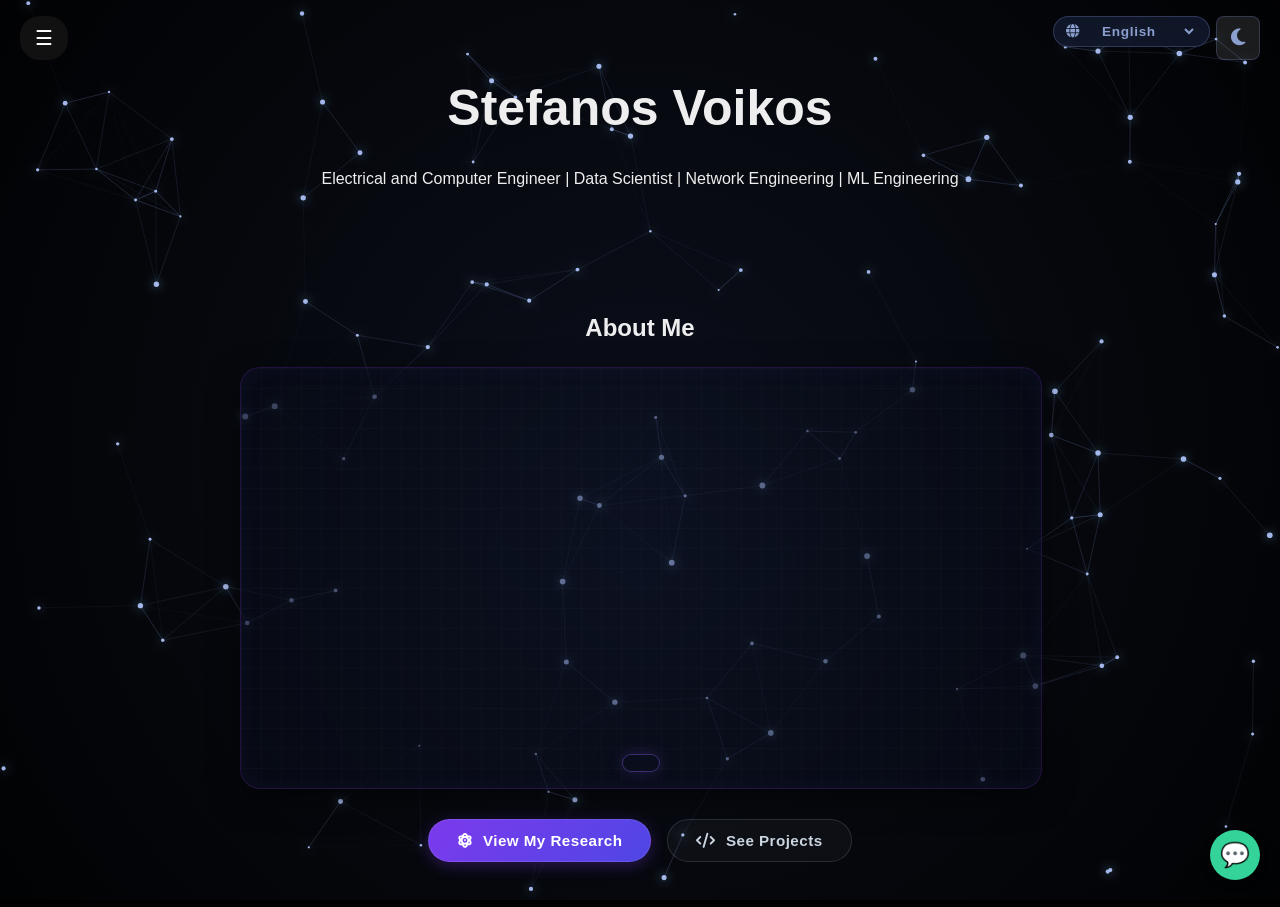
<file: index.html>
<!DOCTYPE html>
<html lang="en">
<head>
  <meta charset="UTF-8">
    <title>Stefanos Voikos - Portfolio</title> 
    <!-- Δηλώνεις ποια είναι η ελληνική και ποια η αγγλική έκδοση -->
    <link rel="alternate" hreflang="el" href="https://stefanosvks7.github.io/el/" />
    <link rel="alternate" hreflang="en" href="https://stefanosvks7.github.io/" />
    <!-- Η default/global επιλογή για όσους δεν ανήκουν σε αυτές τις γλώσσες -->
    <link rel="alternate" hreflang="x-default" href="https://stefanosvks7.github.io/" />
    <meta name="description" content="Official portfolio of Stefanos Voikos, Research Assistant at NTUA. Exploring 6G networks, Machine Learning, and Federated Learning.">
    <meta name="keywords" content="Stefanos Voikos, Στέφανος Βόικος, NTUA, 6G, Federated Learning, NETMODE, ECE">
    <meta name="viewport" content="width=device-width, initial-scale=1.0">
    <link rel="icon" type="image/png" href="icon.png">
    <title data-i18n="meta-title">Stefanos Voikos</title>
    <link rel="stylesheet" href="styles.css">
    <link rel="stylesheet" href="https://cdnjs.cloudflare.com/ajax/libs/font-awesome/6.5.0/css/all.min.css">
    <script src="https://d3js.org/d3.v7.min.js"></script>
    <style>
    /* Background canvas */
    #mlp-bg {
      position: fixed;
      top: 0; left: 0;
      width: 100%; height: 100%;
      z-index: -1;
      background: black;
    }

    /* Premium CTA Button Base */
.btn {
  display: inline-flex;
  align-items: center;
  justify-content: center;
  gap: 10px; /* Space for an icon */
  padding: 12px 28px;
  font-size: 0.95rem;
  font-weight: 600;
  letter-spacing: 0.03em;
  text-decoration: none;
  border-radius: 30px;
  transition: all 0.3s cubic-bezier(0.16, 1, 0.3, 1);
  position: relative;
  overflow: hidden;
}

/* Primary Button (e.g., View My Research) - Deep Cyber Velvet */
#cta-research {
  background: linear-gradient(135deg, #7c3aed 0%, #4f46e5 100%);
  color: #ffffff;
  border: 1px solid rgba(255, 255, 255, 0.1);
  box-shadow: 0 4px 15px rgba(124, 58, 237, 0.3);
}

#cta-research:hover {
  transform: translateY(-2px);
  box-shadow: 0 0 25px rgba(124, 58, 237, 0.6);
  background: linear-gradient(135deg, #8b5cf6 0%, #6366f1 100%);
}

/* Secondary Button (e.g., See Projects) - Clean Glassmorphism */
#cta-projects {
  background: rgba(255, 255, 255, 0.03);
  color: #cbd5e1;
  border: 1px solid rgba(148, 163, 184, 0.2);
  backdrop-filter: blur(8px);
}

#cta-projects:hover {
  transform: translateY(-2px);
  background: rgba(255, 255, 255, 0.08);
  color: #ffffff;
  border-color: rgba(56, 189, 248, 0.5);
  box-shadow: 0 0 20px rgba(56, 189, 248, 0.2);
}

/* Light Mode Overrides for Balance */
body.light-mode #cta-projects {
  background: rgba(0, 0, 0, 0.02);
  color: #334155;
  border-color: rgba(51, 65, 85, 0.2);
}
body.light-mode #cta-projects:hover {
  background: rgba(0, 0, 0, 0.06);
  color: #0f172a;
}
    .social-icons {
      display: flex;
      gap: 12px;
      justify-content: center;
      flex-wrap: wrap;
    }

    .social-icons a {
      color: #8b9fcf;
      font-size: 1.1rem;
      width: 38px; height: 38px;
      border-radius: 50%;
      border: 1px solid rgba(120,140,210,0.25);
      display: flex; align-items: center; justify-content: center;
      transition: color 0.2s, border-color 0.2s, background 0.2s;
      text-decoration: none;
    }

    .social-icons a:hover {
      color: #fff;
      border-color: rgba(150,130,230,0.6);
      background: rgba(120,90,220,0.14);
    }

    /* Container για το D3 Γράφημα - High Tech Cyber Grid */
    .research-graph-container {
      width: 100%;
      height: 420px;
      margin: 25px 0;
      background: radial-gradient(circle at center, rgba(16, 24, 48, 0.4) 0%, rgba(8, 12, 24, 0.7) 100%);
      border: 1px solid rgba(147, 51, 234, 0.2);
      border-radius: 20px;
      backdrop-filter: blur(12px);
      box-shadow: inset 0 0 24px rgba(139, 92, 246, 0.05), 0 10px 30px rgba(0,0,0,0.5);
      overflow: hidden;
      position: relative;
    }

    /* Mathematical Faint Grid Overlay */
    .research-graph-container::before {
      content: "";
      position: absolute;
      inset: 0;
      background-image: linear-gradient(rgba(255,255,255,0.015) 1px, transparent 1px), linear-gradient(90deg, rgba(255,255,255,0.015) 1px, transparent 1px);
      background-size: 20px 20px;
      pointer-events: none;
    }

    .graph-tooltip {
      position: absolute;
      bottom: 16px;
      left: 50%;
      transform: translateX(-50%);
      background: rgba(10, 15, 30, 0.9);
      border: 1px solid rgba(139, 92, 246, 0.4);
      box-shadow: 0 0 15px rgba(139, 92, 246, 0.2);
      color: #f1f5f9;
      padding: 8px 18px;
      border-radius: 30px;
      font-size: 0.8rem;
      font-weight: 500;
      pointer-events: none;
      white-space: nowrap;
      letter-spacing: 0.03em;
      transition: all 0.2s ease;
    }

    /* SVG Node styling */
    .node circle {
      cursor: pointer;
      stroke-width: 2px;
      transition: r 0.3s cubic-bezier(0.175, 0.885, 0.32, 1.275), stroke-width 0.3s, filter 0.3s, opacity 0.3s;
    }
    /* .node text {
      font-family: system-ui, -apple-system, sans-serif;
      font-size: 11px;
      fill: #94a3b8;
      pointer-events: none;
      user-select: none;
      transition: fill 0.3s, font-size 0.3s, opacity 0.3s;
    } */
    .node text {
      font-family: system-ui, -apple-system, sans-serif;
      font-size: 11px;
      fill: currentColor; /* Inherits system text colors across dark/light transitions */
      pointer-events: none;
      user-select: none;
      transition: fill 0.3s, font-size 0.3s, opacity 0.3s;
    }
    .link {
      stroke-opacity: 0.15;
      stroke-width: 1.5px;
      transition: stroke-opacity 0.3s, stroke 0.3s, stroke-width 0.3s;
    }

    /* Highlighting context classes */
    .node.dimmed circle, .node.dimmed text {
      opacity: 0.25;
    }
    .link.dimmed {
      stroke-opacity: 0.05;
    }
    .link.highlighted {
      stroke-opacity: 0.8;
      stroke-width: 2.5px;
    }

    /* Sleek Language Dropdown Integration */
    .lang-dropdown-wrapper {
      position: fixed;
      top: 16px;
      right: 70px;
      z-index: 1000;
      background: rgba(20, 28, 50, 0.75);
      border: 1px solid rgba(120, 140, 210, 0.3);
      color: #8b9fcf;
      padding: 6px 12px;
      border-radius: 20px;
      display: flex;
      align-items: center;
      gap: 8px;
      transition: all 0.2s;
      backdrop-filter: blur(6px);
    }

    /* Το εικονίδιο μέσα στον wrapper */
    .lang-dropdown-wrapper i {
      position: absolute;
      left: 12px;
      top: 50%;
      transform: translateY(-50%);
      color: #8b9fcf;
      pointer-events: none;
      font-size: 0.85rem;
    }
    .lang-dropdown-wrapper:hover {
      border-color: rgba(150, 130, 230, 0.6);
      color: #fff;
    }
    body.light-mode .lang-dropdown-wrapper {
      background: rgba(240,243,252,0.85);
      border-color: rgba(80,100,200,0.25);
      color: #4a5a9a;
    }
    body.light-mode .lang-dropdown-wrapper:hover {
      color: #1a237e;
    }

    .lang-toggle-select {
      background: transparent;
      border: none;
      color: inherit;
      font-size: 0.85rem;
      font-weight: 600;
      cursor: pointer;
      outline: none;
      letter-spacing: 0.05em;
      padding-left: 32px;
    }
    .lang-toggle-select option {
      background: #0d1222;
      color: #fff;
    }
    body.light-mode .lang-toggle-select option {
      background: #ffffff;
      color: #333333;
    }

#chat-toggle-btn {
    position: fixed;
    bottom: 20px;
    right: 20px;
    width: 50px;
    height: 50px;
    border-radius: 50%;
    background: #34d399;
    color: white;
    border: none;
    font-size: 24px;
    cursor: pointer;
    box-shadow: 0 4px 10px rgba(0,0,0,0.3);
    z-index: 9999;
}
#chat-window {
    position: fixed;
    bottom: 80px;
    right: 20px;
    width: 320px;
    height: 400px;
    /* Η μαγική ιδιότητα για αλλαγή μεγέθους */
    resize: both; /* Επιτρέπει στον χρήστη να το μεγαλώνει/μικραίνει οριζόντια και κάθετα */
    overflow: auto; /* Απαραίτητο μαζί με το resize για να δουλέψει σωστά */
    
    /* Ορίζουμε και όρια (min/max) για να μην το κάνει τεράστιο ή εξαφανιστεί */
    min-width: 300px;
    min-height: 400px;
    max-width: 600px;
    max-height: 80vh;
    background: white; /* Ή το φόντο που έχεις */
    border-radius: 12px;
    box-shadow: 0 10px 25px rgba(0,0,0,0.5);
    display: flex;
    flex-direction: column;
    z-index: 1000;
}
    /* Κατάσταση μεγέθυνσης */
#chat-window.fullscreen-chat {
    width: 90vw !important;
    height: 85vh !important;
    bottom: 5vh !important;
    right: 5vw !important;
}

#chat-header {
    background: linear-gradient(135deg, #6366f1, #b9e00b);
    color: white;
    padding: 10px 15px;
    display: flex;
    justify-content: space-between;
    align-items: center;
}
#chat-header button {
    background: none;
    border: none;
    color: white;
    font-size: 16px;
    cursor: pointer;
}
#chat-messages {
    flex: 1;
    padding: 10px;
    overflow-y: auto;
    font-size: 14px;
    display: flex;
    flex-direction: column;
    gap: 8px;
}
#chat-input-area {
    display: flex;
    padding: 10px;
    border-top: 1px solid #ddd;
    background: #f9f9f9;
}
#chat-user-input {
    flex: 1;
    padding: 8px;
    border: 1px solid #ccc;
    border-radius: 4px;
    outline: none;
}
#chat-input-area button {
    background: linear-gradient(135deg, #6366f1, #b9e00b);
    color: white;
    border: none;
    padding: 8px 12px;
    margin-left: 5px;
    border-radius: 4px;
    cursor: pointer;
}
.chat-msg {
    padding: 8px 12px;
    border-radius: 8px;
    max-width: 80%;
    word-wrap: break-word;
}
.chat-msg.user {
    background: #34d399;
    color: white;
    align-self: flex-end;
}
.chat-msg.ai {
    background: #e1e1e1;
    color: black;
    align-self: flex-start;
}
  </style>
</head>
<body>
  <canvas id="mlp-bg"></canvas>

  <div id="mySidebar" class="sidebar">
    <div class="sidebar-content">
      <div class="nav-links" id="sidebar-nav-links">
        <a href="index.html" data-i18n="nav-home">Home</a>
        <a href="thesis.html" data-i18n="nav-research">Research & Dissertations</a>
        <a href="projects.html" data-i18n="nav-projects">Engineering Portfolio, Projects and Research</a>
        <a href="autobiography.html" data-i18n="nav-bio">Auto-Biography</a>
        <a href="contact.html" data-i18n="nav-contact">Contact</a>
      </div>
      <div class="sidebar-footer">
        <h3 data-i18n="footer-contact">Contact</h3>
        <div class="social-icons">
          <a href="mailto:elstefanosvks7@gmail.com" title="Gmail"><i class="fa-regular fa-envelope"></i></a>
          <a href="mailto:stefvoikos@netmode.ntua.gr" title="NTUA Email"><i class="fa-regular fa-envelope"></i></a>
          <a href="https://www.instagram.com/stefanos_vks7/" target="_blank" title="Instagram"><i class="fab fa-instagram"></i></a>
          <a href="https://www.facebook.com/profile.php?id=100054974571442" target="_blank" title="Facebook"><i class="fab fa-facebook"></i></a>
          <a href="https://github.com/StefanosVks7" target="_blank" title="GitHub"><i class="fab fa-github"></i></a>
          <a href="https://www.linkedin.com/in/stefanos-voikos-3a5b98216/" target="_blank" title="LinkedIn"><i class="fab fa-linkedin"></i></a>
        </div>
      </div>
    </div>
  </div>

  <div id="main">
    <button class="openbtn" onclick="toggleNav()">&#9776;</button>
    
    <div class="lang-dropdown-wrapper">
      <i class="fa-solid fa-globe"></i>
      <select id="language-selector" class="lang-toggle-select" onchange="translatePage(this.value)">
        <option value="en">English</option>
        <option value="el">Ελληνικά</option>
        <option value="de">Deutsch</option>
        <option value="fr">Français</option>
        <option value="it">Italiano</option>
        <option value="es">Español</option>
        <option value="ru">Русский</option>
        <option value="pt">Português</option>
        <option value="pl">Polski</option>
        <option value="sv">Svenska</option>
        <option value="sr">Српски</option>
        <option value="bg">Български</option>
        <option value="ro">Română</option>
        <option value="sq">Shqip</option>
        <option value="fa">فارسی</option>
        <option value="ar">العربية</option>
        <option value="zh">中文</option>
        <option value="ja">日本語</option>
        <option value="hi">हिन्दी</option>
      </select>
    </div>
  
    <button id="theme-toggle" class="theme-btn" onclick="toggleTheme()">
      <i class="fa-solid fa-moon"></i>
    </button>
    
    <header class="header">
      <h1 class="fade-in" data-i18n="meta-title">Stefanos Voikos</h1>
      <p class="fade-in delay-1" data-i18n="header-sub">Electrical and Computer Engineer | Data Scientist | Network Engineering | ML Engineering</p>
    </header>

    <section class="about fade-in delay-2">
      <h2 data-i18n="about-title">About Me</h2>
      <p id="about-p1"></p>
      <p id="about-p2"></p>

      <div class="research-graph-container" id="d3-container">
        <div class="graph-tooltip" id="graph-tip"></div>
      </div>

      <div class="cta-container" style="display: flex; gap: 16px; justify-content: center; margin-top: 30px;">
        <a href="thesis.html" class="btn" id="cta-research">
          <i class="fa-solid fa-atom animate-pulse"></i> 
          <span data-i18n="cta-research">View My Research</span>
        </a>
        <a href="projects.html" class="btn" id="cta-projects">
          <i class="fa-solid fa-code"></i> 
          <span data-i18n="cta-projects">See Projects</span>
        </a>
      </div>
      <!-- <h2 data-i18n="services-title" style="text-align: center; margin-bottom: 30px;">Professional Focus</h2>
        <div style="display: grid; grid-template-columns: repeat(auto-fit, minmax(300px, 1fr)); gap: 20px;">
            
            <div style="background: rgba(255,255,255,0.03); padding: 25px; border-radius: 20px; border: 1px solid rgba(139, 92, 246, 0.2); backdrop-filter: blur(10px);">
                <i class="fa-solid fa-microchip" style="color: #8b5cf6; font-size: 2rem; margin-bottom: 15px;"></i>
                <h3 data-i18n="acad-title">Academic Consulting</h3>
                <p data-i18n="acad-desc" style="color: #94a3b8; font-size: 0.9rem;">Expertise in 6G wireless architecture, Federated Learning optimization, and complex Python simulations.</p>
                <a href="thesis.html" data-i18n="acad-link" style="color: #38bdf8; text-decoration: none; font-weight: 600;">Explore Research &rarr;</a>
            </div>
    
            <div style="background: rgba(255,255,255,0.03); padding: 25px; border-radius: 20px; border: 1px solid rgba(56, 189, 248, 0.2); backdrop-filter: blur(10px);">
                <i class="fa-solid fa-screwdriver-wrench" style="color: #38bdf8; font-size: 2rem; margin-bottom: 15px;"></i>
                <h3 data-i18n="tech-title">Technical Services (betterPC)</h3>
                <p data-i18n="tech-desc" style="color: #94a3b8; font-size: 0.9rem;">High-performance PC building, hardware diagnostic services, and tailored tech consulting for the Greek market.</p>
                <a href="https://betterpcgreece.github.io" data-i18n="tech-link" style="color: #38bdf8; text-decoration: none; font-weight: 600;">Visit betterPC &rarr;</a>
            </div>
        </div> -->
    </section>
    <!-- <div id="chatbox"></div>
    <input type="text" id="userInput" placeholder="Ask something...">
    <button onclick="sendMessage()">Send</button>
  </div> -->
  
  <script src="script.js"></script>
  <script src="background_home.js"></script>

  <script>
    // --- Dictionary Structure Supporting Your Custom script.js / local-assets Logic ---
    const i18nData = {
  en: {
    "meta-title": "Stefanos Voikos",
    "nav-home": "Home",
    "nav-research": "Research & Dissertations",
    "nav-projects": "Engineering Portfolio, Projects and Research",
    "nav-bio": "Auto-Biography",
    "nav-contact": "Contact",
    "footer-contact": "Contact",
    "header-sub": "Electrical and Computer Engineer | Data Scientist | Network Engineering | ML Engineering",
    "about-title": "About Me",
    "about-p1": "Stefanos Voikos is a Research Assistant at the <strong>Network Management and Optimal Design Laboratory</strong> at the National Technical University of Athens (NTUA).",
    "about-p2": "Following my MSc, I have transitioned into doctoral studies focusing on the intersection of <strong>Next-Generation Wireless Networks (6G)</strong> and <strong>Distributed Intelligence</strong>. My current work explores the orchestration of radio and compute resources to support massive-scale Federated Learning, being passionate about applying optimization and distributed learning techniques to enhance the scalability and energy efficiency of next-generation networks.",
    "cta-research": "View My Research",
    "cta-projects": "See Projects",
    "tip-default": "Drag nodes to explore • Click to view projects",
    "tip-hover": "🔗 Go to: <strong>{node}</strong> section",
    "node-stefanos": "Stefanos",
    "node-6g": "6G Networks",
    "node-fl": "Federated Learning",
    "node-opt": "Optimization",
    "node-ris": "RIS / Beamforming",
    "node-res": "Resource Allocation",
    "node-dist": "Distributed Intelligence",
    "node-tools": "CVXPY / Gurobi",
    "node-ds": "Python / Data Science",
    "services-title": "Professional Focus",
    "acad-title": "Academic Consulting",
    "acad-desc": "Expertise in 6G wireless architecture, Federated Learning optimization, and complex Python simulations.",
    "acad-link": "Explore Research →",
    "tech-title": "Technical Services (betterPC)",
    "tech-desc": "High-performance PC building, hardware diagnostic services, and tailored tech consulting for the Greek market.",
    "tech-link": "Visit betterPC →",
    "chat-title": "AI Assistant",
    "chat-placeholder": "Type a message...",
    "chat-send": "Send"
  },
  el: {
    "meta-title": "Στέφανος Βόικος",
    "nav-home": "Αρχική",
    "nav-research": "Έρευνα & Διατριβές",
    "nav-projects": "Μηχανικό Portfolio, Έργα και Έρευνα",
    "nav-bio": "Αυτοβιογραφία",
    "nav-contact": "Επικοινωνία",
    "footer-contact": "Επικοινωνία",
    "header-sub": "Ηλεκτρολόγος Μηχανικός και Μηχανικός Υπολογιστών | Data Scientist | Network Engineering | ML Engineering",
    "about-title": "Σχετικά με Εμένα",
    "about-p1": "Ο Στέφανος Βόικος είναι Βοηθός Ερευνητής στο <strong>Εργαστήριο Διαχείρισης Δικτύων και Βέλτιστου Σχεδιασμού (Netmode)</strong> του Εθνικού Μετσοβίου Πολυτεχνείου (ΕΜΠ).",
    "about-p2": "Μετά την ολοκλήρωση του ΠΜΣ, μετέβην σε διδακτορικές σπουδές με επίκεντρο την τομή των <strong>Ασύρματων Δικτύων Επόμενης Γενιάς (6G)</strong> και της <strong>Κατανεμημένης Νοημοσύνης (Distributed Intelligence)</strong>. Η τρέχουσα έρευνά μου επικεντρώνεται στην ενορχήστρωση ραδιοσυχνοτήτων και υπολογιστικών πόρων για την υποστήριξη Ομόσπονδης Μάθησης (Federated Learning) μαζικής κλίμακας, με πάθος για την εφαρμογή τεχνικών βελτιστοποίησης για την ενίσχυση της επεκτασιμότητας και της ενεργειακής αποδο적ότητας.",
    "cta-research": "Προβολή Έρευνας",
    "cta-projects": "Δείτε τα Έργα",
    "tip-default": "Σύρετε τους κόμβους για εξερεύνηση • Κάντε κλικ για προβολή έργων",
    "tip-hover": "🔗 Μετάβαση στην ενότητα: <strong>{node}</strong>",
    "node-stefanos": "Στέφανος",
    "node-6g": "Δίκτυα 6G",
    "node-fl": "Ομόσπονδη Μάθηση",
    "node-opt": "Βελτιστοποίηση",
    "node-ris": "RIS / Διαμόρφωση Δέσμης (Beamforming)",
    "node-res": "Κατανομή Πόρων",
    "node-dist": "Κατανεμημένη Νοημοσύνη",
    "node-tools": "CVXPY / Gurobi",
    "node-ds": "Python / Επιστήμη Δεδομένων",
    "services-title": "Επαγγελματική Εστίαση",
    "acad-title": "Ακαδημαϊκή Συμβουλευτική",
    "acad-desc": "Εμπειρία σε αρχιτεκτονική 6G, βελτιστοποίηση Federated Learning και πολύπλοκες προσομοιώσεις Python.",
    "acad-link": "Δείτε την Έρευνα →",
    "tech-title": "Τεχνικές Υπηρεσίες (betterPC)",
    "tech-desc": "PC building υψηλών επιδόσεων, διαγνωστικοί έλεγχοι hardware και τεχνικό consulting για την ελληνική αγορά.",
    "tech-link": "Επίσκεψη στο betterPC →",
    "chat-title": "Ψηφιακός Βοηθός",
    "chat-placeholder": "Γράψε ένα μήνυμα...",
    "chat-send": "Αποστολή"
  },
  de: {
    "meta-title": "Stefanos Voikos",
    "nav-home": "Startseite",
    "nav-research": "Forschung & Dissertationen",
    "nav-projects": "Ingenieur-Portfolio, Projekte und Forschung",
    "nav-bio": "Autobiographie",
    "nav-contact": "Kontakt",
    "footer-contact": "Kontakt",
    "header-sub": "Elektro- und Informationstechniker | Data Scientist | Netzwerkingenieurwesen | ML-Ingenieurwesen",
    "about-title": "Über mich",
    "about-p1": "Stefanos Voikos ist wissenschaftlicher Mitarbeiter am <strong>Network Management and Optimal Design Laboratory</strong> der Nationalen Technischen Universität Athen (NTUA).",
    "about-p2": "Nach meinem Master-Abschluss habe ich ein Promotionsstudium begonnen, das sich auf die Schnittstelle zwischen <strong>Mobilfunknetzen der nächsten Generation (6G)</strong> und <strong>Verteilter Intelligenz</strong> konzentriert. Meine aktuelle Arbeit untersucht die Orchestrierung von Funk- und Rechenressourcen zur Unterstützung von großskaligem Föderiertem Lernen. Meine Leidenschaft gilt der Anwendung von Optimierungs- und verteilten Lernverfahren, um die Skalierbarkeit und Energieeffizienz von Netzwerken der nächsten Generation zu verbessern.",
    "cta-research": "Forschung anzeigen",
    "cta-projects": "Projekte ansehen",
    "tip-default": "Knoten ziehen zum Erkunden • Klicken zum Anzeigen von Projekten",
    "tip-hover": "🔗 Gehe zu Bereich: <strong>{node}</strong>",
    "node-stefanos": "Stefanos",
    "node-6g": "6G-Netzwerke",
    "node-fl": "Föderiertes Lernen",
    "node-opt": "Optimierung",
    "node-ris": "RIS / Beamforming",
    "node-res": "Ressourcenallokation",
    "node-dist": "Verteilte Intelligenz",
    "node-tools": "CVXPY / Gurobi",
    "node-ds": "Python / Datenwissenschaft",
    "services-title": "Beruflicher Schwerpunkt",
    "acad-title": "Akademische Beratung",
    "acad-desc": "Expertise in 6G-Netzwerkarchitektur, Federated Learning-Optimierung und Python-Simulationen.",
    "acad-link": "Forschung ansehen →",
    "tech-title": "Technische Dienste (betterPC)",
    "tech-desc": "High-Performance PC-Bau, Hardware-Diagnose und technisches Consulting.",
    "tech-link": "betterPC besuchen →",
    "chat-title": "KI-Assistent",
    "chat-placeholder": "Schreiben Sie eine Nachricht...",
    "chat-send": "Senden"
  },
  fr: {
    "meta-title": "Stefanos Voikos",
    "nav-home": "Accueil",
    "nav-research": "Recherche & Dissertations",
    "nav-projects": "Portfolio d'Ingénierie, Projets et Recherche",
    "nav-bio": "Autobiographie",
    "nav-contact": "Contact",
    "footer-contact": "Contact",
    "header-sub": "Ingénieur Électricien et Informaticien | Data Scientist | Ingénierie Réseau | Ingénierie ML",
    "about-title": "À Propos de Moi",
    "about-p1": "Stefanos Voikos est assistant de recherche au <strong>Network Management and Optimal Design Laboratory</strong> de l'Université Polytechnique Nationale d'Athènes (NTUA).",
    "about-p2": "Après l'obtention de mon Master, j'ai entamé des études doctorales axées sur l'intersection des <strong>réseaux sans fil de nouvelle génération (6G)</strong> et de l'<strong>intelligence distribuée</strong>. Mes travaux actuels explorent l'orchestration des ressources radio et informatiques pour soutenir l'apprentissage fédéré à grande échelle, avec une passion pour l'application de techniques d'optimisation et d'apprentissage distribué afin d'améliorer l'évolutivité et l'efficacité énergétique des réseaux de nouvelle génération.",
    "cta-research": "Voir mes Recherches",
    "cta-projects": "Voir les Projets",
    "tip-default": "Glissez les nœuds pour explorer • Cliquez pour voir les projets",
    "tip-hover": "🔗 Aller à la section : <strong>{node}</strong>",
    "node-stefanos": "Stefanos",
    "node-6g": "Réseaux 6G",
    "node-fl": "Apprentissage Fédéré",
    "node-opt": "Optimisation",
    "node-ris": "RIS / Formation de Faisceaux (Beamforming)",
    "node-res": "Allocation des Ressources",
    "node-dist": "Intelligence Distribuée",
    "node-tools": "CVXPY / Gurobi",
    "node-ds": "Python / Science des Données",
    "services-title": "Focus Professionnel",
    "acad-title": "Conseil Académique",
    "acad-desc": "Expertise en architecture réseau 6G, optimisation de Federated Learning et simulations Python.",
    "acad-link": "Voir la recherche →",
    "tech-title": "Services Techniques (betterPC)",
    "tech-desc": "Montage PC haute performance, diagnostic matériel et conseil technique pour le marché grec.",
    "tech-link": "Visiter betterPC →",
    "chat-title": "Assistant IA",
    "chat-placeholder": "Écrivez un message...",
    "chat-send": "Envoyer"
  },
  it: {
    "meta-title": "Stefanos Voikos",
    "nav-home": "Home",
    "nav-research": "Ricerca & Dissertazioni",
    "nav-projects": "Portfolio di Ingegneria, Progetti e Ricerca",
    "nav-bio": "Autobiografia",
    "nav-contact": "Contatti",
    "footer-contact": "Contatti",
    "header-sub": "Ingegnere Elettrico e Informatico | Data Scientist | Ingegneria di Rete | Ingegneria ML",
    "about-title": "Chi Sono",
    "about-p1": "Stefanos Voikos è un assistente di ricerca presso il <strong>Network Management and Optimal Design Laboratory</strong> dell'Università Tecnica Nazionale di Atene (NTUA).",
    "about-p2": "Dopo il conseguimento della laurea magistrale, ho intrapreso gli studi di dottorato concentrandomi sull'intersezione tra le <strong>reti wireless di nuova generazione (6G)</strong> e l'<strong>intelligenza distribuita</strong>. Il mio lavoro attuale esplora l'orchestrazione delle risorse radio e computazionali per supportare l'apprendimento federato su scala di massa, guidato dalla passione per l'applicazione di tecniche di ottimizzazione e apprendimento distribuito volte a migliorare la scalabilità e l'efficienza energetica delle reti di prossima generazione.",
    "cta-research": "Visualizza la Ricerca",
    "cta-projects": "Mostra Progetti",
    "tip-default": "Trascina i nodi per esplorare • Clicca per vedere i progetti",
    "tip-hover": "🔗 Vai alla sezione: <strong>{node}</strong>",
    "node-stefanos": "Stefanos",
    "node-6g": "Reti 6G",
    "node-fl": "Apprendimento Federato",
    "node-opt": "Ottimizzazione",
    "node-ris": "RIS / Beamforming",
    "node-res": "Allocazione Risorse",
    "node-dist": "Intelligenza Distribuita",
    "node-tools": "CVXPY / Gurobi",
    "node-ds": "Python / Scienza dei Dati",
    "services-title": "Focus Professionale",
        "acad-title": "Consulenza Accademica",
        "acad-desc": "Competenza in architettura 6G, ottimizzazione Federated Learning e simulazioni Python.",
        "acad-link": "Vedi Ricerca →",
        "tech-title": "Servizi Tecnici (betterPC)",
        "tech-desc": "Assemblaggio PC ad alte prestazioni, diagnostica hardware e consulenza tecnica.",
        "tech-link": "Visita betterPC →",
    "chat-title": "Assistente AI",
    "chat-placeholder": "Scrivi un messaggio...",
    "chat-send": "Invia"
  },
  es: {
    "meta-title": "Stefanos Voikos",
    "nav-home": "Inicio",
    "nav-research": "Investigación y Tesis",
    "nav-projects": "Portafolio de Ingeniería, Proyectos e Investigación",
    "nav-bio": "Autobiografía",
    "nav-contact": "Contacto",
    "footer-contact": "Contacto",
    "header-sub": "Ingeniero Eléctrico y de Computación | Científico de Datos | Ingeniería de Redes | Ingeniería de ML",
    "about-title": "Sobre Mí",
    "about-p1": "Stefanos Voikos es asistente de investigación en el <strong>Network Management and Optimal Design Laboratory</strong> de la Universidad Técnica Nacional de Atenas (NTUA).",
    "about-p2": "Tras finalizar mi maestría, he iniciado mis estudios de doctorado centrándome en la intersección de las <strong>redes inalámbricas de próxima generación (6G)</strong> y la <strong>inteligencia distribuida</strong>. Mi trabajo actual explora la orquestación de recursos de radio y computación para dar soporte al aprendizaje federado a gran escala, con pasión por aplicar técnicas de optimización y aprendizaje distribuido para mejorar la escalabilidad y la eficiencia energética de las redes de próxima generación.",
    "cta-research": "Ver Mi Investigación",
    "cta-projects": "Ver Proyectos",
    "tip-default": "Arrastra los nodos para explorar • Haz clic para ver los proyectos",
    "tip-hover": "🔗 Ir a la sección: <strong>{node}</strong>",
    "node-stefanos": "Stefanos",
    "node-6g": "Redes 6G",
    "node-fl": "Aprendizaje Federado",
    "node-opt": "Optimización",
    "node-ris": "RIS / Conformación de Haz (Beamforming)",
    "node-res": "Asignación de Recursos",
    "node-dist": "Inteligencia Distribuída",
    "node-tools": "CVXPY / Gurobi",
    "node-ds": "Python / Ciencia de Datos",
    "services-title": "Enfoque Profesional",
        "acad-title": "Consultoría Académica",
        "acad-desc": "Experiencia en arquitectura 6G, optimización de Federated Learning y simulaciones Python.",
        "acad-link": "Ver Investigación →",
        "tech-title": "Servicios Técnicos (betterPC)",
        "tech-desc": "Ensamblaje de PC de alto rendimiento, diagnóstico de hardware y consultoría técnica.",
        "tech-link": "Visitar betterPC →",
    "chat-title": "Asistente de IA",
    "chat-placeholder": "Escribe un mensaje...",
    "chat-send": "Enviar"
  },
  ru: {
    "meta-title": "Стефанос Воикос",
    "nav-home": "Главная",
    "nav-research": "Исследования и диссертации",
    "nav-projects": "Инженерное портфолио, проекты и исследования",
    "nav-bio": "Автобиография",
    "nav-contact": "Контакты",
    "footer-contact": "Контакты",
    "header-sub": "Инженер-электрик и вычислительной техники | Дата-сайентист | Сетевая инженерия | Инженерия ML",
    "about-title": "О себе",
    "about-p1": "Стефанос Воикос — научный сотрудник в <strong>Network Management and Optimal Design Laboratory</strong> Афинского национального технического университета (NTUA).",
    "about-p2": "После получения степени магистра я перешел к докторским исследованиям, сосредоточенным на стыке <strong>беспроводных сетей нового поколения (6G)</strong> и <strong>распределенного интеллекта</strong>. Моя текущая работа посвящена оркестровке радио- и вычислительных ресурсов для поддержки крупномасштабного федеративного обучения. Я увлечен применением методов оптимизации и распределенного обучения для повышения масштабируемости и энергоэффективности сетей следующего поколения.",
    "cta-research": "Посмотреть исследования",
    "cta-projects": "Посмотреть проекты",
    "tip-default": "Перетаскивайте узлы для изучения • Нажмите для просмотра проектов",
    "tip-hover": "🔗 Перейти в раздел: <strong>{node}</strong>",
    "node-stefanos": "Стефанос",
    "node-6g": "Сети 6G",
    "node-fl": "Федеративное обучение",
    "node-opt": "Оптимизация",
    "node-ris": "RIS / Формирование луча",
    "node-res": "Выделение ресурсов",
    "node-dist": "Распределенный интеллект",
    "node-tools": "CVXPY / Gurobi",
    "node-ds": "Python / Наука о Данных",
    "services-title": "Профессиональный фокус",
        "acad-title": "Академический консалтинг",
        "acad-desc": "Опыт в архитектуре 6G, оптимизации Federated Learning и симуляциях на Python.",
        "acad-link": "Исследование →",
        "tech-title": "Технические услуги (betterPC)",
        "tech-desc": "Сборка мощных ПК, диагностика оборудования и технический консалтинг.",
        "tech-link": "Перейти на betterPC →",
    "chat-title": "ИИ-помощник",
    "chat-placeholder": "Введите сообщение...",
    "chat-send": "Отправить"
  },
  pt: {
    "meta-title": "Stefanos Voikos",
    "nav-home": "Início",
    "nav-research": "Pesquisa e Dissertações",
    "nav-projects": "Portfólio de Engenharia, Projetos e Pesquisa",
    "nav-bio": "Autobiografia",
    "nav-contact": "Contacto",
    "footer-contact": "Contacto",
    "header-sub": "Engenheiro Eletrotécnico e de Computadores | Cientista de Dados | Engenharia de Redes | Engenharia de ML",
    "about-title": "Sobre Mim",
    "about-p1": "Stefanos Voikos é assistente de investigação no <strong>Network Management and Optimal Design Laboratory</strong> na Universidade Técnica Nacional de Atenas (NTUA).",
    "about-p2": "Após a conclusão do meu mestrado, transitei para os estudos de doutoramento focando-me na interseção de <strong>Redes Sem Fios de Próxima Geração (6G)</strong> e <strong>Inteligência Distribuída</strong>. O meu trabalho atual explora a orquestração de recursos de rádio e computação para suportar aprendizagem federada em larga escala, sendo apaixonado pela aplicação de técnicas de otimização e aprendizagem distribuída para melhorar a escalabilidade e eficiência energética das redes de próxima geração.",
    "cta-research": "Ver Minha Pesquisa",
    "cta-projects": "Ver Projetos",
    "tip-default": "Arraste os nós para explorar • Clique para ver os projetos",
    "tip-hover": "🔗 Ir para a secção: <strong>{node}</strong>",
    "node-stefanos": "Stefanos",
    "node-6g": "Redes 6G",
    "node-fl": "Aprendizagem Federada",
    "node-opt": "Otimização",
    "node-ris": "RIS / Conformação de Feixe (Beamforming)",
    "node-res": "Alocação de Recursos",
    "node-dist": "Inteligência Distribuída",
    "node-tools": "CVXPY / Gurobi",
    "node-ds": "Python / Ciência de Dados",
    "services-title": "Foco Profissional",
        "acad-title": "Consultoria Acadêmica",
        "acad-desc": "Especialização em arquitetura 6G, otimização de Federated Learning e simulações em Python.",
        "acad-link": "Ver Pesquisa →",
        "tech-title": "Serviços Técnicos (betterPC)",
        "tech-desc": "Montagem de PCs de alto desempenho, diagnóstico de hardware e consultoria técnica.",
        "tech-link": "Visitar betterPC →",
    "chat-title": "Assistente de IA",
    "chat-placeholder": "Escreva uma mensagem...",
    "chat-send": "Enviar"
  },
  pl: {
    "meta-title": "Stefanos Voikos",
    "nav-home": "Strona główna",
    "nav-research": "Badania i rozprawy",
    "nav-projects": "Portfolio inżynierskie, projekty i badania",
    "nav-bio": "Autobiografia",
    "nav-contact": "Kontakt",
    "footer-contact": "Kontakt",
    "header-sub": "Inżynier Elektryk i Komputerowy | Data Scientist | Inżynieria Sieciowa | Inżynieria ML",
    "about-title": "O mnie",
    "about-p1": "Stefanos Voikos jest asystentem badawczym w <strong>Network Management and Optimal Design Laboratory</strong> na Narodowym Uniwersytecie Technicznym w Atenach (NTUA).",
    "about-p2": "Po ukończeniu studiów magisterskich rozpocząłem studia doktoranckie skupiające się na styku <strong>sieci bezprzewodowych nowej generacji (6G)</strong> oraz <strong>inteligencji rozproszonej</strong>. Moja obecna praca bada orkiestrację zasobów radiowych i obliczeniowych w celu wsparcia uczenia federacyjnego na masową skalę. Moją pasją jest stosowanie technik optymalizacji i uczenia rozproszonego w celu zwiększenia skalowalności i efektywności energetycznej sieci nowej generacji.",
    "cta-research": "Zobacz moje badania",
    "cta-projects": "Zobacz projekty",
    "tip-default": "Przeciągaj węzły, aby eksplorować • Kliknij, aby zobaczyć projekty",
    "tip-hover": "🔗 Przejdź do sekcji: <strong>{node}</strong>",
    "node-stefanos": "Stefanos",
    "node-6g": "Sieci 6G",
    "node-fl": "Uczenie Federacyjne",
    "node-opt": "Optymalizacja",
    "node-ris": "RIS / Formowanie Wiązki (Beamforming)",
    "node-res": "Alokacja zasobów",
    "node-dist": "Inteligencja Rozproszona",
    "node-tools": "CVXPY / Gurobi",
    "node-ds": "Python / Nauka o Danych",
    "services-title": "Profil Zawodowy",
        "acad-title": "Doradztwo Akademickie",
        "acad-desc": "Doświadczenie w architekturze 6G, optymalizacji Federated Learning i symulacjach w Pythonie.",
        "acad-link": "Zobacz badania →",
        "tech-title": "Usługi Techniczne (betterPC)",
        "tech-desc": "Budowa wydajnych komputerów PC, diagnostyka sprzętu i doradztwo techniczne.",
        "tech-link": "Odwiedź betterPC →",
    "chat-title": "Asystent AI",
    "chat-placeholder": "Wpisz wiadomość...",
    "chat-send": "Wyślij"
  },
  sv: {
    "meta-title": "Stefanos Voikos",
    "nav-home": "Hem",
    "nav-research": "Forskning & Avhandlingar",
    "nav-projects": "Ingenjörsportfölj, projekt och forskning",
    "nav-bio": "Autobiografi",
    "nav-contact": "Kontakt",
    "footer-contact": "Kontakt",
    "header-sub": "Elektro- och datatekniker | Data Scientist | Nätverksteknik | ML-teknik",
    "about-title": "Om mig",
    "about-p1": "Stefanos Voikos är forskningsassistent vid <strong>Network Management and Optimal Design Laboratory</strong> vid Atens nationella tekniska universitet (NTUA).",
    "about-p2": "Efter min masterexamen har jag övergått till doktorandstudier med fokus på skärningspunkten mellan <strong>nästa generations trådlösa nätverk (6G)</strong> och <strong>distribuerad intelligens</strong>. Mitt nuvarande arbete utforskar orkestrering av radio- och beräkningsresurser för att stödja storskalig federerad inlärning. Jag brinner för att tillämpa optimering och distribuerade inlärningstekniker för att förbättra skalbarheten och energieffektiviteten i nästa generations nätverk.",
    "cta-research": "Visa min forskning",
    "cta-projects": "Se projekt",
    "tip-default": "Dra noder för att utforska • Klicka för att se projekt",
    "tip-hover": "🔗 Gå till sektion: <strong>{node}</strong>",
    "node-stefanos": "Stefanos",
    "node-6g": "6G-nätverk",
    "node-fl": "Federerad inlärning",
    "node-opt": "Optimering",
    "node-ris": "RIS / Strålformning (Beamforming)",
    "node-res": "Resursallokering",
    "node-dist": "Distribuerad intelligens",
    "node-tools": "CVXPY / Gurobi",
    "node-ds": "Python / Datavetenskap",
    "services-title": "Professionellt fokus",
        "acad-title": "Akademisk rådgivning",
        "acad-desc": "Expertis inom 6G-nätverksarkitektur, optimering av federated learning och Python-simuleringar.",
        "acad-link": "Se forskning →",
        "tech-title": "Tekniska tjänster (betterPC)",
        "tech-desc": "Byggnation av högpresterande PC, hårdvarudiagnostik och teknisk rådgivning.",
        "tech-link": "Besök betterPC →",
    "chat-title": "AI-assistent",
    "chat-placeholder": "Skriv ett meddelande...",
    "chat-send": "Skicka"
  },
  sr: {
    "meta-title": "Стефанос Воикос",
    "nav-home": "Почетна",
    "nav-research": "Истраживања и дисертације",
    "nav-projects": "Инжењерски портфолио, пројекти и истраживања",
    "nav-bio": "Аутобиографија",
    "nav-contact": "Контакт",
    "footer-contact": "Контакт",
    "header-sub": "Инжењер електротехнике и рачунарства | Дата Сциентист | Мрежни инжењеринг | МЛ инжењеринг",
    "about-title": "О мени",
    "about-p1": "Стефанос Воикос је асистент истраживач у <strong>Network Management and Optimal Design Laboratory</strong> на Националном техничком универзитету у Атини (NTUA).",
    "about-p2": "Након завршетка мастер студија, прешао сам на докторске студије са фокусом на раскрсницу <strong>бежичних мрежа следеће генерације (6G)</strong> и <strong>дистрибуиране интелигенције</strong>. Мој тренутни рад истражује оркестрацију радио и рачунарских ресурса за подршку масовном федеративном учењу. Страствен сам у примени технике оптимизације и дистрибуираног учења како бих побољшао скалабилност и енергетску ефикасну мрежа следеће генерације.",
    "cta-research": "Погледајте истраживања",
    "cta-projects": "Погледајте пројекте",
    "tip-default": "Превуците чворове за истраживање • Кликните да бисте видели пројекте",
    "tip-hover": "🔗 Иди на одељак: <strong>{node}</strong>",
    "node-stefanos": "Стефанос",
    "node-6g": "6G мреже",
    "node-fl": "Федеративно учење",
    "node-opt": "Оптимизација",
    "node-ris": "RIS / Беамформинг",
    "node-res": "Алокација ресурса",
    "node-dist": "Дистрибуирана интелигенција",
    "node-tools": "CVXPY / Gurobi",
    "node-ds": "Python / Наука о Подацима",
    "services-title": "Професионални фокус",
        "acad-title": "Академско саветовање",
        "acad-desc": "Експертиза у архитектури 6G мрежа, оптимизацији Federated Learning-а и Python симулацијама.",
        "acad-link": "Погледајте истраживање →",
        "tech-title": "Техничке услуге (betterPC)",
        "tech-desc": "Склапање рачунара високих перформанси, хардверска дијагностика и техничко саветовање.",
        "tech-link": "Посетите betterPC →",
    "chat-title": "AI асистент",
    "chat-placeholder": "Упишите поруку...",
    "chat-send": "Пошаљи"
  },
  bg: {
    "meta-title": "Стефанос Воикос",
    "nav-home": "Начало",
    "nav-research": "Изследвания и дисертации",
    "nav-projects": "Инженерен портфолио, проекти и изследвания",
    "nav-bio": "Автобиография",
    "nav-contact": "Контакт",
    "footer-contact": "Контакт",
    "header-sub": "Електроинженер и компютърен инженер | Учен по данни | Мрежово инженерство | ML инженерство",
    "about-title": "За мен",
    "about-p1": "Стефанос Воикос е научен сътрудник в <strong>Network Management and Optimal Design Laboratory</strong> към Националната техническа политехника в Атина (NTUA).",
    "about-p2": "След завършване на магистърската ми степен преминах към докторантура, фокусирана върху пресечната точка на <strong>безжичните мрежи от следващо поколение (6G)</strong> и <strong>разпределения интелект</strong>. Настоящата ми работа изследва оркестрацията на радио и изчислителни ресурси за поддръжка на мащабно федеративно обучение. Вдъхновявам се от прилагането на техники за оптимизация и разпределено обучение за подобряване на мащабируемостта и енергийната ефективност на мрежите от следващо поколение.",
    "cta-research": "Преглед на изследванията",
    "cta-projects": "Вижте проектите",
    "tip-default": "Плъзнете възлите за изследване • Кликнете за преглед на проекти",
    "tip-hover": "🔗 Отиди на раздел: <strong>{node}</strong>",
    "node-stefanos": "Стефанос",
    "node-6g": "6G мрежи",
    "node-fl": "Федеративно обучение",
    "node-opt": "Оптимизация",
    "node-ris": "RIS / Оформяне на Лъч (Beamforming)",
    "node-res": "Разпределение на ресурси",
    "node-dist": "Разпределен интелект",
    "node-tools": "CVXPY / Gurobi",
    "node-ds": "Python / Наука за Данни",
    "services-title": "Професионален фокус",
        "acad-title": "Академично консултиране",
        "acad-desc": "Експертиза в 6G мрежова архитектура, оптимизация на Federated Learning и Python симулации.",
        "acad-link": "Вижте изследванията →",
        "tech-title": "Технически услуги (betterPC)",
        "tech-desc": "Сглобяване на мощни компютри, хардуерна диагностика и технически консултации.",
        "tech-link": "Посетете betterPC →",
    "chat-title": "ИИ асистент",
    "chat-placeholder": "Въведете съобщение...",
    "chat-send": "Изпрати"
  },
  ro: {
    "meta-title": "Stefanos Voikos",
    "nav-home": "Acasă",
    "nav-research": "Cercetare și Teze",
    "nav-projects": "Portofoliu de Inginerie, Proiecte și Cercetare",
    "nav-bio": "Autobiografie",
    "nav-contact": "Contact",
    "footer-contact": "Contact",
    "header-sub": "Inginer Electrician și de Calculatoare | Data Scientist | Inginerie de Rețea | Inginerie ML",
    "about-title": "Despre Mine",
    "about-p1": "Stefanos Voikos este asistent de cercetare la <strong>Network Management and Optimal Design Laboratory</strong> din cadrul Universității Tehnice Naționale din Atena (NTUA).",
    "about-p2": "După finalizarea masteratului, am trecut la studiile doctorale axate na intersecția dintre <strong>rețelele wireless de generație următoare (6G)</strong> și <strong>inteligența distribuită</strong>. Activitatea mea curentă explorează orchestrarea resurselor radio și de calcul pentru a susține învățarea federativă la scară masivă, fiind pasionat de aplicarea tehnicilor de optimizare și învățare distribuită pentru a spori scalabilitatea și eficiența energetică a rețelelor de generație următoare.",
    "cta-research": "Vezi cercetarea mea",
    "cta-projects": "Vezi proiectele",
    "tip-default": "Trageți nodurile pentru a explora • Faceți clic pentru proiecte",
    "tip-hover": "🔗 Mergi la secțiunea: <strong>{node}</strong>",
    "node-stefanos": "Stefanos",
    "node-6g": "Rețele 6G",
    "node-fl": "Învățare Federativă",
    "node-opt": "Optimizare",
    "node-ris": "RIS / Formarea Fasciculului (Beamforming)",
    "node-res": "Alocare de Resurse",
    "node-dist": "Inteligență Distribuită",
    "node-tools": "CVXPY / Gurobi",
    "node-ds": "Python / Știința Datelor",
    "services-title": "Focus Profesional",
        "acad-title": "Consultanță Academică",
        "acad-desc": "Expertiză în arhitectura rețelelor 6G, optimizarea Federated Learning și simulări Python.",
        "acad-link": "Vezi cercetarea →",
        "tech-title": "Servicii Tehnice (betterPC)",
        "tech-desc": "Construcție PC de înaltă performanță, diagnosticare hardware și consultanță tehnică.",
        "tech-link": "Vizitează betterPC →",
    "chat-title": "Asistent AI",
    "chat-placeholder": "Scrie un mesaj...",
    "chat-send": "Trimite"
  },
  sq: {
    "meta-title": "Stefanos Voikos",
    "nav-home": "Ballina",
    "nav-research": "Kërkim & Disertacione",
    "nav-projects": "Portfolio Inxhinierike, Projekte dhe Kërkim",
    "nav-bio": "Autobiografi",
    "nav-contact": "Kontakt",
    "footer-contact": "Kontakt",
    "header-sub": "Inxhinier Elektrik dhe Kompjuterik | Data Scientist | Inxhinieri Rrjeti | Inxhinieri ML",
    "about-title": "Rreth Meje",
    "about-p1": "Stefanos Voikos është asistent kërkimor në <strong>Network Management and Optimal Design Laboratory</strong> në Universitetin Teknik Kombëtar të Athinës (NTUA).",
    "about-p2": "Pas përfundimit të masterit, kam kaluar në studimet e doktoratës duke u fokusuar në kryqëzimin e <strong>Rrjeteve Wireless të Gjeneratës së Ardhshme (6G)</strong> dhe <strong>Inteligjencës së Shpërndarë</strong>. Puna ime aktuale eksploron orkestrimin e burimeve radiofonike dhe kompjuterike për të mbështetur Mësimin Federativ në shkallë masive, me pasion për zbatimin e teknikave të optimizimit dhe mësimit të shpërndarë për të rritur shkallëzueshmërinë dhe efikasitetin e energjisë së rrjeteve të gjeneratës së ardhshme.",
    "cta-research": "Shiko Kërkimin Tim",
    "cta-projects": "Shih Projektet",
    "tip-default": "Tërhiqni nyjet për të eksploruar • Klikoni për të parë projektet",
    "tip-hover": "🔗 Shko te seksioni: <strong>{node}</strong>",
    "node-stefanos": "Stefanos",
    "node-6g": "Rrjetet 6G",
    "node-fl": "Mësim Federativ",
    "node-opt": "Optimizim",
    "node-ris": "RIS / Formimi i Rrezes (Beamforming)",
    "node-res": "Alokimi i Burimeve",
    "node-dist": "Inteligjencë e Shpërndarë",
    "node-tools": "CVXPY / Gurobi",
    "node-ds": "Python / Shkenca e të Dhënave",
    "services-title": "Fokus Profesional",
        "acad-title": "Konsulencë Akademike",
        "acad-desc": "Ekspertizë në arkitekturën e rrjeteve 6G, optimizimin e Federated Learning dhe simulimet Python.",
        "acad-link": "Shiko kërkimin →",
        "tech-title": "Shërbime Teknike (betterPC)",
        "tech-desc": "Ndërtim i kompjuterëve me performancë të lartë, diagnostikim hardware dhe konsulencë teknike.",
        "tech-link": "Vizito betterPC →",
    "chat-title": "Asistent AI",
    "chat-placeholder": "Shkruani një mesazh...",
    "chat-send": "Dërgo"
  },
  fa: {
    "meta-title": "استفانوس وویکوس",
    "nav-home": "خانه",
    "nav-research": "تحقیقات و پایان‌نامه‌ها",
    "nav-projects": "پورتفولیو مهندسی، پروژه‌ها و تحقیقات",
    "nav-bio": "زندگینامه",
    "nav-contact": "تماس",
    "footer-contact": "تماس",
    "header-sub": "مهندس برق و کامپیوتر | دانشمند داده | مهندسی شبکه | مهندسی یادگیری ماشین",
    "about-title": "درباره من",
    "about-p1": "استفانوس وویکوس دستیار پژوهشی در <strong>Network Management and Optimal Design Laboratory</strong> در دانشگاه فنی ملی آتن (NTUA) است.",
    "about-p2": "پس از اتمام دوره کارشناسی ارشد، تحصیلات دکتری خود را با تمرکز بر تلاقی <strong>شبکه‌های بی‌سیم نسل آینده (6G)</strong> و <strong>هوش توزیع‌شده</strong> آغاز کردم. کار فعلی من به بررسی هماهنگ‌سازی منابع رادیویی و محاسباتی برای پشتیبانی از یادگیری فدرال در مقیاس بزرگ می‌پردازد. من به استفاده از تکنیک‌های بهینه‌سازی و یادگیری توزیع‌شده برای بهبود مقیاس‌پذیری و بهره‌وری انرژی شبکه‌های نسل بعدی علاقه‌مند هستم.",
    "cta-research": "مشاهده تحقیقات من",
    "cta-projects": "دیدن پروژه‌ها",
    "tip-default": "گره‌ها را بکشید تا کاوش کنید • برای مشاهده پروژه‌ها کلیک کنید",
    "tip-hover": "🔗 برو به بخش: <strong>{node}</strong>",
    "node-stefanos": "استفانوس",
    "node-6g": "شبکه‌های 6G",
    "node-fl": "یادگیری فدرال",
    "node-opt": "بهینه‌سازی",
    "node-ris": "RIS / شکل‌دهی پرتو",
    "node-res": "تخصیص منابع",
    "node-dist": "هوش توزیع‌شده",
    "node-tools": "CVXPY / Gurobi",
    "node-ds": "پایتون / علوم داده",
    "services-title": "تمرکز حرفه‌ای",
        "acad-title": "مشاوره آکادمیک",
        "acad-desc": "تخصص در معماری شبکه 6G، بهینه‌سازی یادگیری فدرال (Federated Learning) و شبیه‌سازی‌های پایتون.",
        "acad-link": "مشاهده پژوهش →",
        "tech-title": "خدمات فنی (betterPC)",
        "tech-desc": "اسمبل کامپیوترهای با عملکرد بالا، عیب‌یابی سخت‌افزار و مشاوره فنی.",
        "tech-link": "بازدید از betterPC →",
    "chat-title": "دستیار هوش مصنوعی",
    "chat-placeholder": "پیامی بنویسید...",
    "chat-send": "ارسال"
  },
  ar: {
    "meta-title": "ستيفانوس فويكوس",
    "nav-home": "الرئيسية",
    "nav-research": "الأبحاث والرسائل العلمية",
    "nav-projects": "الملف الهندسي، المشاريع والأبحاث",
    "nav-bio": "السيرة الذاتية",
    "nav-contact": "اتصل بي",
    "footer-contact": "اتصل بي",
    "header-sub": "مهندس كهرباء وحاسوب | عالم بيانات | هندسة الشبكات | هندسة تعلم الآلة",
    "about-title": "نبذة عني",
    "about-p1": "ستيفانوس فويكوس هو باحث مساعد في <strong>Network Management and Optimal Design Laboratory</strong> في الجامعة التقنية الوطنية في أثينا (NTUA).",
    "about-p2": "بعد حصولي على الماجستير، انتقلت إلى دراسة الدكتوراه مع التركيز على تقاطع <strong>شبكات الاتصالات اللاسلكية من الجيل القادم (6G)</strong> و<strong>الذكاء الموزع</strong>. يركز عملي الحالي على تنسيق موارد الراديو والحوسبة لدعم التعلم الفيدرالي واسع النطاق، وشغفي هو تطبيق تقنيات التحسين والتعلم الموزع لتعزيز القابلية للتوسع وكفاءة الطاقة في شبكات الجيل القادم.",
    "cta-research": "عرض أبحاثي",
    "cta-projects": "مشاهدة المشاريع",
    "tip-default": "اسحب العقد للاستكشاف • انقر لعرض المشاريع",
    "tip-hover": "🔗 الذهاب إلى قسم: <strong>{node}</strong>",
    "node-stefanos": "ستيفانوس",
    "node-6g": "شبكات 6G",
    "node-fl": "التعلم الفيدرالي",
    "node-opt": "التحسين الرياضي",
    "node-ris": "RIS / تشكيل الشعاع",
    "node-res": "تخصيص الموارد",
    "node-dist": "الذكاء الموزع",
    "node-tools": "CVXPY / Gurobi",
    "node-ds": "باثيون / علم البيانات",
    "services-title": "التركيز المهني",
        "acad-title": "استشارات أكاديمية",
        "acad-desc": "خبرة في هندسة شبكات الجيل السادس (6G)، وتحسين التعلم الاتحادي (Federated Learning)، ومحاكاة بايثون.",
        "acad-link": "عرض الأبحاث →",
        "tech-title": "خدمات تقنية (betterPC)",
        "tech-desc": "تجميع أجهزة كمبيوتر عالية الأداء، فحص الأجهزة، واستشارات تقنية.",
        "tech-link": "زيارة betterPC →",
    "chat-title": "مساعد الذكاء الاصطناعي",
    "chat-placeholder": "اكتب رسالة...",
    "chat-send": "إرسال"
  },
  zh: {
    "meta-title": "斯特凡诺斯·沃伊科斯",
    "nav-home": "首页",
    "nav-research": "研究与论文",
    "nav-projects": "工程作品集、项目与研究",
    "nav-bio": "个人自传",
    "nav-contact": "联系方式",
    "footer-contact": "联系方式",
    "header-sub": "电子与计算机工程师 | 数据科学家 | 网络工程 | 机器学习工程",
    "about-title": "关于我",
    "about-p1": "Stefanos Voikos 是国立雅典理工大学 (NTUA) <strong>网络管理与优化设计实验室 (Netmode)</strong> 的研究助理。",
    "about-p2": "硕士毕业后，我开始攻读博士学位，专注于<strong>下一代无线网络 (6G)</strong> 与<strong>分布式智能</strong>的交汇领域。我目前的工作探索如何编排无线电与 computation 资源以支持大规模联邦学习，并致力于应用优化算法和分布式学习技术来提高下一代网络的扩展性和能源效率。",
    "cta-research": "查看我的研究",
    "cta-projects": "查看项目",
    "tip-default": "拖拽节点进行探索 • 点击查看相关项目",
    "tip-hover": "🔗 跳转到 : <strong>{node}</strong> 板块",
    "node-stefanos": "斯特凡诺斯",
    "node-6g": "6G 网络",
    "node-fl": "联邦学习",
    "node-opt": "最优化",
    "node-ris": "RIS / 波束成形",
    "node-res": "资源分配",
    "node-dist": "分布式智能",
    "node-tools": "CVXPY / Gurobi",
    "node-ds": "Python / 数据科学",
    "services-title": "职业方向",
        "acad-title": "学术咨询",
        "acad-desc": "专注于6G网络架构、联邦学习优化及Python仿真。",
        "acad-link": "查看研究 →",
        "tech-title": "技术服务 (betterPC)",
        "tech-desc": "高性能PC组装、硬件诊断及技术咨询服务。",
        "tech-link": "访问 betterPC →",
    "chat-title": "AI 助手",
    "chat-placeholder": "输入消息...",
    "chat-send": "发送"
  },
  ja: {
    "meta-title": "ステファノス・ヴォイコス",
    "nav-home": "ホーム",
    "nav-research": "研究・学位論文",
    "nav-projects": "エンジニアリングポートフォリオ・プロジェクト・研究",
    "nav-bio": "自伝",
    "nav-contact": "お問い合わせ",
    "footer-contact": "お問い合わせ",
    "header-sub": "電気電子・コンピュータエンジニア | データサイエンティスト | ネットワークエンジニアリング | MLエンジニアリング",
    "about-title": "私について",
    "about-p1": "Stefanos Voikosは、アテネ国立工科大学 (NTUA) の <strong>Network Management and Optimal Design Laboratory</strong> の研究助手です。",
    "about-p2": "修士課程修了後、<strong>次世代無線通信ネットワーク (6G)</strong> と <strong>分散型インテリジェンス</strong> の交差点に焦点を当てた博士課程に進学しました。現在の研究は、大規模な連合学習 (Federated Learning) をサポートするための無線および計算リソースのオーケストレーションを探索しており、次世代ネットワークの拡張性とエネルギー効率を向上させるために最適化手法や分散学習技術を適用することに情熱を注いでいます。",
    "cta-research": "研究を見る",
    "cta-projects": "プロジェクトを見る",
    "tip-default": "ノードをドラッグして探索 • クリックしてプロジェクトを表示",
    "tip-hover": "🔗 <strong>{node}</strong> セクションに移動",
    "node-stefanos": "ステファノス",
    "node-6g": "6Gネットワーク",
    "node-fl": "連合学習",
    "node-opt": "最適化",
    "node-ris": "RIS / ビームフォーミング",
    "node-res": "リソース割り当て",
    "node-dist": "分散型インテリジェンス",
    "node-tools": "CVXPY / Gurobi",
    "node-ds": "Python / データサイエンス",
    "services-title": "専門分野",
        "acad-title": "学術コンサルティング",
        "acad-desc": "6Gネットワークアーキテクチャ、連合学習の最適化、およびPythonシミュレーションの専門知識。",
        "acad-link": "研究を見る →",
        "tech-title": "技術サービス (betterPC)",
        "tech-desc": "高性能PCの構築、ハードウェア診断、および技術コンサルティング。",
        "tech-link": "betterPCにアクセス →",
    "chat-title": "AIアシスタント",
    "chat-placeholder": "メッセージを入力...",
    "chat-send": "送信"
  },
  hi: {
    "meta-title": "स्टेफानोस वोइकोस",
    "nav-home": "होम",
    "nav-research": "अनुसंधान और शोधप्रबंध",
    "nav-projects": "इंजीनियरिंग पोर्टफोलियो, परियोजनाएं और अनुसंधान",
    "nav-bio": "आत्मकथा",
    "nav-contact": "संपर्क",
    "footer-contact": "संपर्क",
    "header-sub": "इलेक्ट्रिकल और कंप्यूटर इंजीनियर | डेटा साइंटिस्ट | नेटवर्क इंजीनियरिंग | एमएल इंजीनियरिंग",
    "about-title": "मेरे बारे में",
    "about-p1": "स्टेफानोस वोइкоस एथेंस के राष्ट्रीय तकनीकी विश्वविद्यालय (NTUA) में <strong>Network Management and Optimal Design Laboratory</strong> में एक अनुसंधान सहायक हैं।",
    "about-p2": "अपने एमएससी के बाद, मैंने <strong>अगली पीढ़ी के वायरलेस नेटवर्क (6G)</strong> और <strong>वितरित इंटेलिजेंस (Distributed Intelligence)</strong> के चौराहे पर ध्यान केंद्रित करते हुए डॉक्टरेट की पढ़ाई शुरू की है। मेरा转换 कार्य बड़े पैमाने पर फेडरेटेड लर्निंग का समर्थन करने के लिए रेडियो और कंप्यूटिंग संसाधनों के ऑर्केस्ट्रेशन की खोज करता है। मैं अगली पीढ़ी के नेटवर्क की स्केलेबिलिटी और ऊर्जा दक्षता को बढ़ाने के लिए अनुकूलन (Optimization) और वितरित शिक्षण तकनीकों को लागू करने के प्रति उत्साही हूँ।",
    "cta-research": "मेरा अनुसंधान देखें",
    "cta-projects": "परियोजनाएं देखें",
    "tip-default": "अन्веषण के लिए नोड्स को खींचें • परियोजनाओं को देखने के लिए क्लिक करें",
    "tip-hover": "🔗 अनुभाग पर जाएं: <strong>{node}</strong>",
    "node-stefanos": "स्टीफ़न",
    "node-6g": "6G नेटवर्क",
    "node-fl": "फेडरेटेड लर्निंग",
    "node-opt": "अनुकूलन",
    "node-ris": "RIS / बीमफॉर्मिंग",
    "node-res": "संसाधन आवंटन",
    "node-dist": "वितरित इंटेलिजेंस",
    "node-tools": "CVXPY / Gurobi",
    "node-ds": "पायथन / डेटा विज्ञान",
    "services-title": "व्यावसायिक फोकस",
        "acad-title": "अकादमिक परामर्श",
        "acad-desc": "6G नेटवर्क आर्किटेक्चर, फेडरेटेड लर्निंग ऑप्टिमाइज़ेशन और पायथन सिमुलेशन में विशेषज्ञता।",
        "acad-link": "अनुसंधान देखें →",
        "tech-title": "तकनीकी सेवाएँ (betterPC)",
        "tech-desc": "उच्च-प्रदर्शन पीसी निर्माण, हार्डवेयर डायग्नोस्टिक्स और तकनीकी परामर्श।",
        "tech-link": "betterPC पर जाएँ →",
    "chat-title": "AI सहायक",
    "chat-placeholder": "संदेश लिखें...",
    "chat-send": "भेجें"
  }
};

    // --- Dynamic D3 Node Declarations globally scoped to adjust dynamically ---
    let rawGraphData = [
      { id: "Stefanos", group: "core", radius: 15, color: "#38bdf8", i18nKey: "node-stefanos" },
      { id: "6G Networks", group: "pillar", radius: 11, color: "#a78bfa", target: "projects.html#6g", i18nKey: "node-6g" },
      { id: "Federated Learning", group: "pillar", radius: 11, color: "#f43f5e", target: "projects.html#federated-learning", i18nKey: "node-fl" },
      { id: "Optimization", group: "pillar", radius: 11, color: "#10b981", target: "projects.html#optimization", i18nKey: "node-opt" },
      { id: "RIS / Beamforming", group: "tech", radius: 7.5, color: "#c084fc", target: "projects.html#ris", i18nKey: "node-ris" },
      { id: "Resource Allocation", group: "tech", radius: 7.5, color: "#f472b6", target: "projects.html#resource-allocation", i18nKey: "node-res" },
      { id: "Distributed Intelligence", group: "tech", radius: 7.5, color: "#fb7185", target: "projects.html#ml", i18nKey: "node-dist" },
      { id: "CVXPY / Gurobi", group: "tech", radius: 6.5, color: "#34d399", target: "projects.html#tools", i18nKey: "node-tools" },
      { id: "Python / Data Science", group: "tech", radius: 6.5, color: "#38bdf8", target: "projects.html#tools", i18nKey: "node-ds" }
    ];

    let links = [
      { source: "Stefanos", target: "6G Networks" },
      { source: "Stefanos", target: "Federated Learning" },
      { source: "Stefanos", target: "Optimization" },
      { source: "6G Networks", target: "RIS / Beamforming" },
      { source: "6G Networks", target: "Resource Allocation" },
      { source: "Federated Learning", target: "Distributed Intelligence" },
      { source: "Federated Learning", target: "Resource Allocation" },
      { source: "Optimization", target: "CVXPY / Gurobi" },
      { source: "Optimization", target: "Resource Allocation" },
      { source: "Distributed Intelligence", target: "Python / Data Science" }
    ];

    let d3NodeTextSelection; 

    // --- Master Translation Execution Engine ---
    function translatePage(lang) {
      const dict = i18nData[lang] || i18nData["en"];
      localStorage.setItem('preferredLang', lang);
      document.getElementById("language-selector").value = lang;

      document.querySelectorAll("[data-i18n]").forEach(el => {
        const key = el.getAttribute("data-i18n");
        if (dict[key]) el.textContent = dict[key];
      });

      // Μετάφραση placeholders σε πεδία εισαγωγής
      document.querySelectorAll("[data-i18n-placeholder]").forEach(el => {
          const key = el.getAttribute("data-i18n-placeholder");
          if (dict[key]) {
              el.placeholder = dict[key];
          }
      });
      if (dict["about-p1"]) document.getElementById("about-p1").innerHTML = dict["about-p1"];
      if (dict["about-p2"]) document.getElementById("about-p2").innerHTML = dict["about-p2"];
      
      const currentTip = document.getElementById("graph-tip");
      if (currentTip && dict["tip-default"]) currentTip.innerHTML = dict["tip-default"];

      if (d3NodeTextSelection) {
        d3NodeTextSelection.text(d => dict[d.i18nKey] || d.id);
      }
    }

    document.addEventListener("DOMContentLoaded", () => {
      const container = document.getElementById("d3-container");
      const width = container.clientWidth;
      const height = container.clientHeight;

      const svg = d3.select("#d3-container")
        .append("svg")
        .attr("width", "100%")
        .attr("height", "100%")
        .attr("viewBox", `0 0 ${width} ${height}`);

      // --- ADVANCED FILTER DEFINITION: Neon Glow Filters ---
      const defs = svg.append("defs");
      
      const glowFilter = defs.append("filter")
        .attr("id", "neon-glow")
        .attr("x", "-50%")
        .attr("y", "-50%")
        .attr("width", "200%")
        .attr("height", "200%");

      glowFilter.append("feGaussianBlur")
        .attr("stdDeviation", "4")
        .attr("result", "blur");

      glowFilter.append("feMerge")
        .selectAll("feMergeNode")
        .data(["blur", "SourceGraphic"])
        .enter().append("feMergeNode")
        .attr("in", d => d);

      const simulation = d3.forceSimulation(rawGraphData)
        .force("link", d3.forceLink(links).id(d => d.id).distance(80))
        .force("charge", d3.forceManyBody().strength(-160))
        .force("center", d3.forceCenter(width / 2, height / 2))
        .force("collision", d3.forceCollide().radius(d => d.radius + 20));

      const link = svg.append("g")
        .attr("class", "links")
        .selectAll("line")
        .data(links)
        .enter().append("line")
        .attr("class", "link")
        .attr("stroke", d => "#475569");

      const node = svg.append("g")
        .attr("class", "nodes")
        .selectAll(".node")
        .data(rawGraphData)
        .enter().append("g")
        .attr("class", "node")
        .call(d3.drag()
          .on("start", dragstarted)
          .on("drag", dragged)
          .on("end", dragended));

      node.append("circle")
        .attr("r", d => d.radius)
        .attr("fill", d => d.color)
        .attr("stroke", d => d.color)
        .attr("stroke-width", 2)
        .style("filter", "url(#neon-glow)") // Apply premium glow filter to all structural vertices
        .on("mouseover", function(event, d) {
          const currentLang = localStorage.getItem('preferredLang') || 'en';
          const dict = i18nData[currentLang] || i18nData["en"];
          
          // Magnify targeted node instantly
          d3.select(this).attr("r", d.radius + 4).attr("stroke-width", 3);
          
          // Dynamic Neighbor Highlighting Interaction Loop
          node.classed("dimmed", n => n.id !== d.id && !isNeighbor(d, n));
          link.classed("dimmed", l => l.source.id !== d.id && l.target.id !== d.id);
          link.classed("highlighted", l => l.source.id === d.id || l.target.id === d.id);
          if(link.classed("highlighted")) {
            link.filter(l => l.source.id === d.id || l.target.id === d.id).attr("stroke", d.color);
          }

          if (d.target) {
            const resolvedNodeName = dict[d.i18nKey] || d.id;
            document.getElementById("graph-tip").innerHTML = dict["tip-hover"].replace("{node}", resolvedNodeName);
          }
        })
        .on("mouseout", function(event, d) {
          d3.select(this).attr("r", d.radius).attr("stroke-width", 2);
          
          // Clear contextual emphasis modifiers
          node.classed("dimmed", false);
          link.classed("dimmed", false);
          link.classed("highlighted", false);
          link.attr("stroke", "#475569");
          
          const currentLang = localStorage.getItem('preferredLang') || 'en';
          document.getElementById("graph-tip").innerHTML = i18nData[currentLang]["tip-default"];
        })
        .on("click", (event, d) => {
          if (d.target) {
            window.location.href = d.target;
          }
        });

      d3NodeTextSelection = node.append("text")
        .attr("dx", d => d.radius + 8)
        .attr("dy", ".35em")
        .style("font-weight", d => d.group === "core" || d.group === "pillar" ? "600" : "400")
        .style("fill", d => d.group === "core" ? "#fff" : "#cbd5e1");

      // simulation.on("tick", () => {
      //   link
      //     .attr("x1", d => d.source.x)
      //     .attr("y1", d => d.source.y)
      //     .attr("x2", d => d.target.x)
      //     .attr("y2", d => d.target.y);

      //   node.attr("transform", d => `translate(${d.x},${d.y})`);
      // });

      // ... (Keep simulation, link, and node definitions the same)

      simulation.on("tick", () => {
        // Enriched Bounding Box Logic: Prevents nodes from bouncing outside the container viewport
        const padding = 30;
        
        link
          .attr("x1", d => Math.max(padding, Math.min(width - padding, d.source.x)))
          .attr("y1", d => Math.max(padding, Math.min(height - padding, d.source.y)))
          .attr("x2", d => Math.max(padding, Math.min(width - padding, d.target.x)))
          .attr("y2", d => Math.max(padding, Math.min(height - padding, d.target.y)));

        node.attr("transform", d => {
          d.x = Math.max(padding, Math.min(width - padding, d.x));
          d.y = Math.max(padding, Math.min(height - padding, d.y));
          return `translate(${d.x},${d.y})`;
        });
      });
      // Neighborhood structural lookup validation engine
      function isNeighbor(a, b) {
        return links.some(l => 
          (l.source.id === a.id && l.target.id === b.id) || 
          (l.source.id === b.id && l.target.id === a.id)
        );
      }

      function dragstarted(event, d) {
        if (!event.active) simulation.alphaTarget(0.3).restart();
        d.fx = d.x;
        d.fy = d.y;
      }

      function dragged(event, d) {
        d.fx = event.x;
        d.fy = event.y;
      }

      function dragended(event, d) {
        if (!event.active) simulation.alphaTarget(0);
        d.fx = null;
        d.fy = null;
      }

      window.addEventListener("resize", () => {
        const w = container.clientWidth;
        const h = container.clientHeight;
        simulation.force("center", d3.forceCenter(w / 2, h / 2)).alpha(0.1).restart();
      });

      const savedLang = localStorage.getItem('preferredLang') || 'en';
      translatePage(savedLang);
    });
  </script>
    
  <script>
        function toggleChat() {
    const win = document.getElementById('chat-window');
    win.style.display = win.style.display === 'none' ? 'flex' : 'none';
}

  let isExpanded = false;
function toggleChatSize() {
    const chatWin = document.getElementById('chat-window');
    isExpanded = !isExpanded;
    if (isExpanded) {
        chatWin.classList.add('fullscreen-chat');
    } else {
        chatWin.classList.remove('fullscreen-chat');
    }
}
function handleKeyPress(e) {
    if (e.key === 'Enter') sendChatMessage();
}

    // Παράδειγμα: Κάθε φορά που ενημερώνεται το chat box σου
function saveChatHistory() {
    const chatContainer = document.getElementById("chat-messages"); // Ή όπως αλλιώς λέγεται το container με τα μηνύματα
    if (chatContainer) {
        sessionStorage.setItem("chat_history", chatContainer.innerHTML);
    }
}

window.addEventListener("DOMContentLoaded", () => {
    const savedHistory = sessionStorage.getItem("chat_history");
    if (savedHistory) {
        const chatContainer = document.getElementById("chat-messages");
        if (chatContainer) {
            chatContainer.innerHTML = savedHistory;
            // Κάνε και ένα auto-scroll κάτω-κάτω αν χρειάζεται
            chatContainer.scrollTop = chatContainer.scrollHeight;
        }
    }
});
async function sendChatMessage() {
    const inputField = document.getElementById('chat-user-input');
    const messagesContainer = document.getElementById('chat-messages');
    const text = inputField.value.trim();
    if (!text) return;

    // Εμφάνιση μηνύματος χρήστη
    messagesContainer.innerHTML += `<div class="chat-msg user">${text}</div>`;
    inputField.value = '';
    messagesContainer.scrollTop = messagesContainer.scrollHeight;

    // Κλήση API (π.χ. OpenRouter με δωρεάν μοντέλο)
    try {
        const response = await fetch('https://openrouter.ai/api/v1/chat/completions', {
            method: 'POST',
            headers: {
                'Authorization': 'Bearer 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',
                'Content-Type': 'application/json',
                'HTTP-Referer': 'https://stefanosvks7.github.io',
                'X-Title': 'Chatbot Stefanos Voikos site'
            },
            body: JSON.stringify({
            model: 'openai/gpt-oss-20b:free',
            messages: [
                {
                    role: 'system',
                    content: `Είσαι ο επίσημος ψηφιακός βοηθός στο προσωπικό portfolio του Στέφανου Βόικου. 
                    - Ιδιότητα: Ο Στέφανος Βόικος είναι Υποψήφιος Διδάκτορας και Ερευνητής στο Εργαστήριο Διαχείρισης και Βέλτιστου Σχεδιασμού Δικτύων (NETMODE) της Σχολής Ηλεκτρολόγων Μηχανικών και Μηχανικών Υπολογιστών (ΗΜΜΥ) του ΕΜΠ (NTUA).
                    - Σπουδές: Δίπλωμα ΗΜΜΥ από το ΕΜΠ (2018-2023) και MSc στη Data Science & Machine Learning (2023-2025). Ενώ τώρα είναι Υποψήφιος Διδάκτορας. Έχει δουλέψει επιτυχώς σε ευρωπαϊκά προγράμματα και αναπτυξιακά έργα της Ευρωπαϊκής Ενώσεως (Ε.Ε)
                    - Ερευνητικά Ενδιαφέροντα & Projects: Επόμενης γενιάς ασύρματα δίκτυα 6G, Federated Learning (Ομότιμη/Ομόσπονδη Μάθηση), Reconfigurable Intelligent Surfaces (RIS), Beamforming, βελτιστοποίηση (CVXPY, Gurobi) και Python. Έχει συμμετάσχει σε ευρωπαϊκά έργα (όπως το DiMAT και Hexa-X-II) και έχει δημοσιεύσει σε περιοδικά IEEE (όπως IEEE Open Journal of the Communications Society, IEEE TNSM, IEEE TVT).
                    - Προσωπικά στοιχεία / Αυτοβιογραφία: Μεγάλωσε στο Χαϊδάρι Αττικής, που είναι στα Δυτικά Προάστια της Αθήνας, του νομού Αττικής. Στον ελεύθερό του χρόνο ασχολείται με τις καλές τέχνες (ζωγραφική πορτραίτων, τοπία, street-style), τη γυμναστική, το ποδόσφαιρο, την πεζοπορία και τη μουσική, ενώ προσφέρει και τεχνικές υπηρεσίες σε PC hardware (betterPC).
                    
                    ΟΔΗΓΙΑ ΓΛΩΣΣΑΣ: Πρέπει να απαντάς στους επισκέπτες πάντοτε στην ίδια γλώσσα στην οποία είναι διατυπωμένη η ερώτησή τους (π.χ. Ιταλικά, Γαλλικά, Γερμανικά, Ισπανικά κ.λπ.), με επαγγελματικό αλλά φιλικό ύφος, αξιοποιώντας τις παραπάνω πληροφορίες.`
                },
                { role: 'user', content: text }
            ]
        })
        });

        const data = await response.json();
        const reply = data.choices && data.choices[0] ? data.choices[0].message.content : 'Σφάλμα λήψης απάντησης.';

        // Εμφάνιση απάντησης AI
        messagesContainer.innerHTML += `<div class="chat-msg ai">${reply}</div>`;
        messagesContainer.scrollTop = messagesContainer.scrollHeight;
    } catch (err) {
        messagesContainer.innerHTML += `<div class="chat-msg ai">Πρόβλημα σύνδεσης.</div>`;
    }
}
    </script>
     <div id="my-chat-widget">
            <button id="chat-toggle-btn" onclick="toggleChat()">💬</button>
        
            <div id="chat-window" style="display: none;">
                <div id="chat-header">
                    <span data-i18n="chat-title">AI Assistant</span>
                    <button onclick="toggleChatSize()" style="background:none; border:none; color:white; cursor:pointer; margin-right:8px;">🗚</button> 
                    <!-- Ή κάποιο εικονίδιο επέκτασης ⤢ -->
                    <button onclick="toggleChat()">✕</button>
                </div>
                <div id="chat-messages"></div>
                <div id="chat-input-area">
                    <input type="text" id="chat-user-input" data-i18n-placeholder="chat-placeholder" placeholder="Γράψε ένα μήνυμα..." onkeypress="handleKeyPress(event)">
                  <button onclick="sendChatMessage()" data-i18n="chat-send">Αποστολή</button>
              </div>
          </div>
      </div>
</body>
</html>
</file>
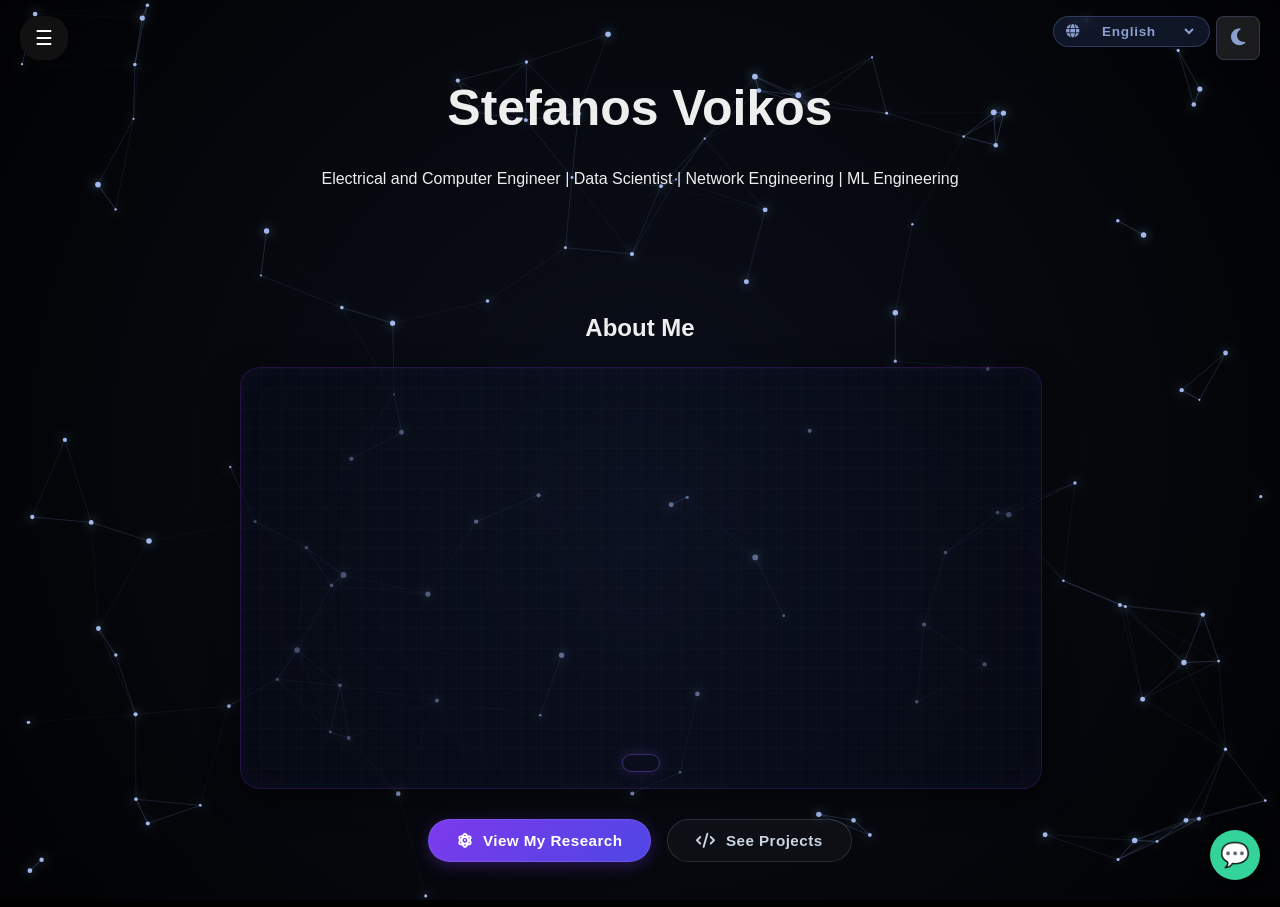
<file: el/index.html>
<!DOCTYPE html>
<html lang="en">
<head>
  <meta charset="UTF-8">
    <title>Στέφανος Βόικος - Portfolio</title>
    <!-- Δηλώνεις ποια είναι η ελληνική και ποια η αγγλική έκδοση -->
    <link rel="alternate" hreflang="el" href="https://stefanosvks7.github.io/el/" />
    <link rel="alternate" hreflang="en" href="https://stefanosvks7.github.io/" />
    <link rel="alternate" hreflang="x-default" href="https://stefanosvks7.github.io/" />
    <meta name="description" content="Official portfolio of Stefanos Voikos, Research Assistant at NTUA. Exploring 6G networks, Machine Learning, and Federated Learning.">
    <meta name="keywords" content="Stefanos Voikos, Στέφανος Βόικος, NTUA, 6G, Federated Learning, NETMODE, ECE">
    <meta name="viewport" content="width=device-width, initial-scale=1.0">
    <link rel="icon" type="image/png" href="icon.png">
    <title data-i18n="meta-title">Stefanos Voikos</title>
    <link rel="stylesheet" href="../styles.css">
    <link rel="stylesheet" href="https://cdnjs.cloudflare.com/ajax/libs/font-awesome/6.5.0/css/all.min.css">
    <script src="https://d3js.org/d3.v7.min.js"></script>
    <style>
    /* Background canvas */
    #mlp-bg {
      position: fixed;
      top: 0; left: 0;
      width: 100%; height: 100%;
      z-index: -1;
      background: black;
    }

    /* Premium CTA Button Base */
.btn {
  display: inline-flex;
  align-items: center;
  justify-content: center;
  gap: 10px; /* Space for an icon */
  padding: 12px 28px;
  font-size: 0.95rem;
  font-weight: 600;
  letter-spacing: 0.03em;
  text-decoration: none;
  border-radius: 30px;
  transition: all 0.3s cubic-bezier(0.16, 1, 0.3, 1);
  position: relative;
  overflow: hidden;
}

/* Primary Button (e.g., View My Research) - Deep Cyber Velvet */
#cta-research {
  background: linear-gradient(135deg, #7c3aed 0%, #4f46e5 100%);
  color: #ffffff;
  border: 1px solid rgba(255, 255, 255, 0.1);
  box-shadow: 0 4px 15px rgba(124, 58, 237, 0.3);
}

#cta-research:hover {
  transform: translateY(-2px);
  box-shadow: 0 0 25px rgba(124, 58, 237, 0.6);
  background: linear-gradient(135deg, #8b5cf6 0%, #6366f1 100%);
}

/* Secondary Button (e.g., See Projects) - Clean Glassmorphism */
#cta-projects {
  background: rgba(255, 255, 255, 0.03);
  color: #cbd5e1;
  border: 1px solid rgba(148, 163, 184, 0.2);
  backdrop-filter: blur(8px);
}

#cta-projects:hover {
  transform: translateY(-2px);
  background: rgba(255, 255, 255, 0.08);
  color: #ffffff;
  border-color: rgba(56, 189, 248, 0.5);
  box-shadow: 0 0 20px rgba(56, 189, 248, 0.2);
}

/* Light Mode Overrides for Balance */
body.light-mode #cta-projects {
  background: rgba(0, 0, 0, 0.02);
  color: #334155;
  border-color: rgba(51, 65, 85, 0.2);
}
body.light-mode #cta-projects:hover {
  background: rgba(0, 0, 0, 0.06);
  color: #0f172a;
}
    .social-icons {
      display: flex;
      gap: 12px;
      justify-content: center;
      flex-wrap: wrap;
    }

    .social-icons a {
      color: #8b9fcf;
      font-size: 1.1rem;
      width: 38px; height: 38px;
      border-radius: 50%;
      border: 1px solid rgba(120,140,210,0.25);
      display: flex; align-items: center; justify-content: center;
      transition: color 0.2s, border-color 0.2s, background 0.2s;
      text-decoration: none;
    }

    .social-icons a:hover {
      color: #fff;
      border-color: rgba(150,130,230,0.6);
      background: rgba(120,90,220,0.14);
    }

    /* Container για το D3 Γράφημα - High Tech Cyber Grid */
    .research-graph-container {
      width: 100%;
      height: 420px;
      margin: 25px 0;
      background: radial-gradient(circle at center, rgba(16, 24, 48, 0.4) 0%, rgba(8, 12, 24, 0.7) 100%);
      border: 1px solid rgba(147, 51, 234, 0.2);
      border-radius: 20px;
      backdrop-filter: blur(12px);
      box-shadow: inset 0 0 24px rgba(139, 92, 246, 0.05), 0 10px 30px rgba(0,0,0,0.5);
      overflow: hidden;
      position: relative;
    }

    /* Mathematical Faint Grid Overlay */
    .research-graph-container::before {
      content: "";
      position: absolute;
      inset: 0;
      background-image: linear-gradient(rgba(255,255,255,0.015) 1px, transparent 1px), linear-gradient(90deg, rgba(255,255,255,0.015) 1px, transparent 1px);
      background-size: 20px 20px;
      pointer-events: none;
    }

    .graph-tooltip {
      position: absolute;
      bottom: 16px;
      left: 50%;
      transform: translateX(-50%);
      background: rgba(10, 15, 30, 0.9);
      border: 1px solid rgba(139, 92, 246, 0.4);
      box-shadow: 0 0 15px rgba(139, 92, 246, 0.2);
      color: #f1f5f9;
      padding: 8px 18px;
      border-radius: 30px;
      font-size: 0.8rem;
      font-weight: 500;
      pointer-events: none;
      white-space: nowrap;
      letter-spacing: 0.03em;
      transition: all 0.2s ease;
    }

    /* SVG Node styling */
    .node circle {
      cursor: pointer;
      stroke-width: 2px;
      transition: r 0.3s cubic-bezier(0.175, 0.885, 0.32, 1.275), stroke-width 0.3s, filter 0.3s, opacity 0.3s;
    }
    /* .node text {
      font-family: system-ui, -apple-system, sans-serif;
      font-size: 11px;
      fill: #94a3b8;
      pointer-events: none;
      user-select: none;
      transition: fill 0.3s, font-size 0.3s, opacity 0.3s;
    } */
    .node text {
      font-family: system-ui, -apple-system, sans-serif;
      font-size: 11px;
      fill: currentColor; /* Inherits system text colors across dark/light transitions */
      pointer-events: none;
      user-select: none;
      transition: fill 0.3s, font-size 0.3s, opacity 0.3s;
    }
    .link {
      stroke-opacity: 0.15;
      stroke-width: 1.5px;
      transition: stroke-opacity 0.3s, stroke 0.3s, stroke-width 0.3s;
    }

    /* Highlighting context classes */
    .node.dimmed circle, .node.dimmed text {
      opacity: 0.25;
    }
    .link.dimmed {
      stroke-opacity: 0.05;
    }
    .link.highlighted {
      stroke-opacity: 0.8;
      stroke-width: 2.5px;
    }

    /* Sleek Language Dropdown Integration */
    .lang-dropdown-wrapper {
      position: fixed;
      top: 16px;
      right: 70px;
      z-index: 1000;
      background: rgba(20, 28, 50, 0.75);
      border: 1px solid rgba(120, 140, 210, 0.3);
      color: #8b9fcf;
      padding: 6px 12px;
      border-radius: 20px;
      display: flex;
      align-items: center;
      gap: 8px;
      transition: all 0.2s;
      backdrop-filter: blur(6px);
    }

    /* Το εικονίδιο μέσα στον wrapper */
    .lang-dropdown-wrapper i {
      position: absolute;
      left: 12px;
      top: 50%;
      transform: translateY(-50%);
      color: #8b9fcf;
      pointer-events: none;
      font-size: 0.85rem;
    }
    .lang-dropdown-wrapper:hover {
      border-color: rgba(150, 130, 230, 0.6);
      color: #fff;
    }
    body.light-mode .lang-dropdown-wrapper {
      background: rgba(240,243,252,0.85);
      border-color: rgba(80,100,200,0.25);
      color: #4a5a9a;
    }
    body.light-mode .lang-dropdown-wrapper:hover {
      color: #1a237e;
    }

    .lang-toggle-select {
      background: transparent;
      border: none;
      color: inherit;
      font-size: 0.85rem;
      font-weight: 600;
      cursor: pointer;
      outline: none;
      letter-spacing: 0.05em;
      padding-left: 32px;
    }
    .lang-toggle-select option {
      background: #0d1222;
      color: #fff;
    }
    body.light-mode .lang-toggle-select option {
      background: #ffffff;
      color: #333333;
    }

#chat-toggle-btn {
    position: fixed;
    bottom: 20px;
    right: 20px;
    width: 50px;
    height: 50px;
    border-radius: 50%;
    background: #34d399;
    color: white;
    border: none;
    font-size: 24px;
    cursor: pointer;
    box-shadow: 0 4px 10px rgba(0,0,0,0.3);
    z-index: 9999;
}
#chat-window {
    position: fixed;
    bottom: 80px;
    right: 20px;
    width: 320px;
    height: 400px;
    /* Η μαγική ιδιότητα για αλλαγή μεγέθους */
    resize: both; /* Επιτρέπει στον χρήστη να το μεγαλώνει/μικραίνει οριζόντια και κάθετα */
    overflow: auto; /* Απαραίτητο μαζί με το resize για να δουλέψει σωστά */
    
    /* Ορίζουμε και όρια (min/max) για να μην το κάνει τεράστιο ή εξαφανιστεί */
    min-width: 300px;
    min-height: 400px;
    max-width: 600px;
    max-height: 80vh;
    background: white; /* Ή το φόντο που έχεις */
    border-radius: 12px;
    box-shadow: 0 10px 25px rgba(0,0,0,0.5);
    display: flex;
    flex-direction: column;
    z-index: 1000;
}
    /* Κατάσταση μεγέθυνσης */
#chat-window.fullscreen-chat {
    width: 90vw !important;
    height: 85vh !important;
    bottom: 5vh !important;
    right: 5vw !important;
}

#chat-header {
    background: linear-gradient(135deg, #6366f1, #b9e00b);
    color: white;
    padding: 10px 15px;
    display: flex;
    justify-content: space-between;
    align-items: center;
}
#chat-header button {
    background: none;
    border: none;
    color: white;
    font-size: 16px;
    cursor: pointer;
}
#chat-messages {
    flex: 1;
    padding: 10px;
    overflow-y: auto;
    font-size: 14px;
    display: flex;
    flex-direction: column;
    gap: 8px;
}
#chat-input-area {
    display: flex;
    padding: 10px;
    border-top: 1px solid #ddd;
    background: #f9f9f9;
}
#chat-user-input {
    flex: 1;
    padding: 8px;
    border: 1px solid #ccc;
    border-radius: 4px;
    outline: none;
}
#chat-input-area button {
    background: linear-gradient(135deg, #6366f1, #b9e00b);
    color: white;
    border: none;
    padding: 8px 12px;
    margin-left: 5px;
    border-radius: 4px;
    cursor: pointer;
}
.chat-msg {
    padding: 8px 12px;
    border-radius: 8px;
    max-width: 80%;
    word-wrap: break-word;
}
.chat-msg.user {
    background: #34d399;
    color: white;
    align-self: flex-end;
}
.chat-msg.ai {
    background: #e1e1e1;
    color: black;
    align-self: flex-start;
}
  </style>
</head>
<body>
  <canvas id="mlp-bg"></canvas>

  <div id="mySidebar" class="sidebar">
    <div class="sidebar-content">
      <div class="nav-links" id="sidebar-nav-links">
        <a href="../index.html" data-i18n="nav-home">Home</a>
        <a href="../thesis.html" data-i18n="nav-research">Research & Dissertations</a>
        <a href="../projects.html" data-i18n="nav-projects">Engineering Portfolio, Projects and Research</a>
        <a href="../autobiography.html" data-i18n="nav-bio">Auto-Biography</a>
        <a href="../contact.html" data-i18n="nav-contact">Contact</a>
      </div>
      <div class="sidebar-footer">
        <h3 data-i18n="footer-contact">Contact</h3>
        <div class="social-icons">
          <a href="mailto:elstefanosvks7@gmail.com" title="Gmail"><i class="fa-regular fa-envelope"></i></a>
          <a href="mailto:stefvoikos@netmode.ntua.gr" title="NTUA Email"><i class="fa-regular fa-envelope"></i></a>
          <a href="https://www.instagram.com/stefanos_vks7/" target="_blank" title="Instagram"><i class="fab fa-instagram"></i></a>
          <a href="https://www.facebook.com/profile.php?id=100054974571442" target="_blank" title="Facebook"><i class="fab fa-facebook"></i></a>
          <a href="https://github.com/StefanosVks7" target="_blank" title="GitHub"><i class="fab fa-github"></i></a>
          <a href="https://www.linkedin.com/in/stefanos-voikos-3a5b98216/" target="_blank" title="LinkedIn"><i class="fab fa-linkedin"></i></a>
        </div>
      </div>
    </div>
  </div>

  <div id="main">
    <button class="openbtn" onclick="toggleNav()">&#9776;</button>
    
    <div class="lang-dropdown-wrapper">
      <i class="fa-solid fa-globe"></i>
      <select id="language-selector" class="lang-toggle-select" onchange="translatePage(this.value)">
        <option value="en">English</option>
        <option value="el">Ελληνικά</option>
        <option value="de">Deutsch</option>
        <option value="fr">Français</option>
        <option value="it">Italiano</option>
        <option value="es">Español</option>
        <option value="ru">Русский</option>
        <option value="pt">Português</option>
        <option value="pl">Polski</option>
        <option value="sv">Svenska</option>
        <option value="sr">Српски</option>
        <option value="bg">Български</option>
        <option value="ro">Română</option>
        <option value="sq">Shqip</option>
        <option value="fa">فارسی</option>
        <option value="ar">العربية</option>
        <option value="zh">中文</option>
        <option value="ja">日本語</option>
        <option value="hi">हिन्दी</option>
      </select>
    </div>
  
    <button id="theme-toggle" class="theme-btn" onclick="toggleTheme()">
      <i class="fa-solid fa-moon"></i>
    </button>
    
    <header class="header">
      <h1 class="fade-in" data-i18n="meta-title">Stefanos Voikos</h1>
      <p class="fade-in delay-1" data-i18n="header-sub">Electrical and Computer Engineer | Data Scientist | Network Engineering | ML Engineering</p>
    </header>

    <section class="about fade-in delay-2">
      <h2 data-i18n="about-title">About Me</h2>
      <p id="about-p1"></p>
      <p id="about-p2"></p>

      <div class="research-graph-container" id="d3-container">
        <div class="graph-tooltip" id="graph-tip"></div>
      </div>

      <div class="cta-container" style="display: flex; gap: 16px; justify-content: center; margin-top: 30px;">
        <a href="../thesis.html" class="btn" id="cta-research">
          <i class="fa-solid fa-atom animate-pulse"></i> 
          <span data-i18n="cta-research">View My Research</span>
        </a>
        <a href="../projects.html" class="btn" id="cta-projects">
          <i class="fa-solid fa-code"></i> 
          <span data-i18n="cta-projects">See Projects</span>
        </a>
      </div>
      <!-- <h2 data-i18n="services-title" style="text-align: center; margin-bottom: 30px;">Professional Focus</h2>
        <div style="display: grid; grid-template-columns: repeat(auto-fit, minmax(300px, 1fr)); gap: 20px;">
            
            <div style="background: rgba(255,255,255,0.03); padding: 25px; border-radius: 20px; border: 1px solid rgba(139, 92, 246, 0.2); backdrop-filter: blur(10px);">
                <i class="fa-solid fa-microchip" style="color: #8b5cf6; font-size: 2rem; margin-bottom: 15px;"></i>
                <h3 data-i18n="acad-title">Academic Consulting</h3>
                <p data-i18n="acad-desc" style="color: #94a3b8; font-size: 0.9rem;">Expertise in 6G wireless architecture, Federated Learning optimization, and complex Python simulations.</p>
                <a href="thesis.html" data-i18n="acad-link" style="color: #38bdf8; text-decoration: none; font-weight: 600;">Explore Research &rarr;</a>
            </div>
    
            <div style="background: rgba(255,255,255,0.03); padding: 25px; border-radius: 20px; border: 1px solid rgba(56, 189, 248, 0.2); backdrop-filter: blur(10px);">
                <i class="fa-solid fa-screwdriver-wrench" style="color: #38bdf8; font-size: 2rem; margin-bottom: 15px;"></i>
                <h3 data-i18n="tech-title">Technical Services (betterPC)</h3>
                <p data-i18n="tech-desc" style="color: #94a3b8; font-size: 0.9rem;">High-performance PC building, hardware diagnostic services, and tailored tech consulting for the Greek market.</p>
                <a href="https://betterpcgreece.github.io" data-i18n="tech-link" style="color: #38bdf8; text-decoration: none; font-weight: 600;">Visit betterPC &rarr;</a>
            </div>
        </div> -->
    </section>
    <!-- <div id="chatbox"></div>
    <input type="text" id="userInput" placeholder="Ask something...">
    <button onclick="sendMessage()">Send</button>
  </div> -->
  
  <script src="script.js"></script>
  <script src="background_home.js"></script>

  <script>
    // --- Dictionary Structure Supporting Your Custom script.js / local-assets Logic ---
    const i18nData = {
  en: {
    "meta-title": "Stefanos Voikos",
    "nav-home": "Home",
    "nav-research": "Research & Dissertations",
    "nav-projects": "Engineering Portfolio, Projects and Research",
    "nav-bio": "Auto-Biography",
    "nav-contact": "Contact",
    "footer-contact": "Contact",
    "header-sub": "Electrical and Computer Engineer | Data Scientist | Network Engineering | ML Engineering",
    "about-title": "About Me",
    "about-p1": "Stefanos Voikos is a Research Assistant at the <strong>Network Management and Optimal Design Laboratory</strong> at the National Technical University of Athens (NTUA).",
    "about-p2": "Following my MSc, I have transitioned into doctoral studies focusing on the intersection of <strong>Next-Generation Wireless Networks (6G)</strong> and <strong>Distributed Intelligence</strong>. My current work explores the orchestration of radio and compute resources to support massive-scale Federated Learning, being passionate about applying optimization and distributed learning techniques to enhance the scalability and energy efficiency of next-generation networks.",
    "cta-research": "View My Research",
    "cta-projects": "See Projects",
    "tip-default": "Drag nodes to explore • Click to view projects",
    "tip-hover": "🔗 Go to: <strong>{node}</strong> section",
    "node-stefanos": "Stefanos",
    "node-6g": "6G Networks",
    "node-fl": "Federated Learning",
    "node-opt": "Optimization",
    "node-ris": "RIS / Beamforming",
    "node-res": "Resource Allocation",
    "node-dist": "Distributed Intelligence",
    "node-tools": "CVXPY / Gurobi",
    "node-ds": "Python / Data Science",
    "services-title": "Professional Focus",
    "acad-title": "Academic Consulting",
    "acad-desc": "Expertise in 6G wireless architecture, Federated Learning optimization, and complex Python simulations.",
    "acad-link": "Explore Research →",
    "tech-title": "Technical Services (betterPC)",
    "tech-desc": "High-performance PC building, hardware diagnostic services, and tailored tech consulting for the Greek market.",
    "tech-link": "Visit betterPC →",
    "chat-title": "AI Assistant",
    "chat-placeholder": "Type a message...",
    "chat-send": "Send"
  },
  el: {
    "meta-title": "Στέφανος Βόικος",
    "nav-home": "Αρχική",
    "nav-research": "Έρευνα & Διατριβές",
    "nav-projects": "Μηχανικό Portfolio, Έργα και Έρευνα",
    "nav-bio": "Αυτοβιογραφία",
    "nav-contact": "Επικοινωνία",
    "footer-contact": "Επικοινωνία",
    "header-sub": "Ηλεκτρολόγος Μηχανικός και Μηχανικός Υπολογιστών | Data Scientist | Network Engineering | ML Engineering",
    "about-title": "Σχετικά με Εμένα",
    "about-p1": "Ο Στέφανος Βόικος είναι Βοηθός Ερευνητής στο <strong>Εργαστήριο Διαχείρισης Δικτύων και Βέλτιστου Σχεδιασμού (Netmode)</strong> του Εθνικού Μετσοβίου Πολυτεχνείου (ΕΜΠ).",
    "about-p2": "Μετά την ολοκλήρωση του ΠΜΣ, μετέβην σε διδακτορικές σπουδές με επίκεντρο την τομή των <strong>Ασύρματων Δικτύων Επόμενης Γενιάς (6G)</strong> και της <strong>Κατανεμημένης Νοημοσύνης (Distributed Intelligence)</strong>. Η τρέχουσα έρευνά μου επικεντρώνεται στην ενορχήστρωση ραδιοσυχνοτήτων και υπολογιστικών πόρων για την υποστήριξη Ομόσπονδης Μάθησης (Federated Learning) μαζικής κλίμακας, με πάθος για την εφαρμογή τεχνικών βελτιστοποίησης για την ενίσχυση της επεκτασιμότητας και της ενεργειακής αποδο적ότητας.",
    "cta-research": "Προβολή Έρευνας",
    "cta-projects": "Δείτε τα Έργα",
    "tip-default": "Σύρετε τους κόμβους για εξερεύνηση • Κάντε κλικ για προβολή έργων",
    "tip-hover": "🔗 Μετάβαση στην ενότητα: <strong>{node}</strong>",
    "node-stefanos": "Στέφανος",
    "node-6g": "Δίκτυα 6G",
    "node-fl": "Ομόσπονδη Μάθηση",
    "node-opt": "Βελτιστοποίηση",
    "node-ris": "RIS / Διαμόρφωση Δέσμης (Beamforming)",
    "node-res": "Κατανομή Πόρων",
    "node-dist": "Κατανεμημένη Νοημοσύνη",
    "node-tools": "CVXPY / Gurobi",
    "node-ds": "Python / Επιστήμη Δεδομένων",
    "services-title": "Επαγγελματική Εστίαση",
    "acad-title": "Ακαδημαϊκή Συμβουλευτική",
    "acad-desc": "Εμπειρία σε αρχιτεκτονική 6G, βελτιστοποίηση Federated Learning και πολύπλοκες προσομοιώσεις Python.",
    "acad-link": "Δείτε την Έρευνα →",
    "tech-title": "Τεχνικές Υπηρεσίες (betterPC)",
    "tech-desc": "PC building υψηλών επιδόσεων, διαγνωστικοί έλεγχοι hardware και τεχνικό consulting για την ελληνική αγορά.",
    "tech-link": "Επίσκεψη στο betterPC →",
    "chat-title": "Ψηφιακός Βοηθός",
    "chat-placeholder": "Γράψε ένα μήνυμα...",
    "chat-send": "Αποστολή"
  },
  de: {
    "meta-title": "Stefanos Voikos",
    "nav-home": "Startseite",
    "nav-research": "Forschung & Dissertationen",
    "nav-projects": "Ingenieur-Portfolio, Projekte und Forschung",
    "nav-bio": "Autobiographie",
    "nav-contact": "Kontakt",
    "footer-contact": "Kontakt",
    "header-sub": "Elektro- und Informationstechniker | Data Scientist | Netzwerkingenieurwesen | ML-Ingenieurwesen",
    "about-title": "Über mich",
    "about-p1": "Stefanos Voikos ist wissenschaftlicher Mitarbeiter am <strong>Network Management and Optimal Design Laboratory</strong> der Nationalen Technischen Universität Athen (NTUA).",
    "about-p2": "Nach meinem Master-Abschluss habe ich ein Promotionsstudium begonnen, das sich auf die Schnittstelle zwischen <strong>Mobilfunknetzen der nächsten Generation (6G)</strong> und <strong>Verteilter Intelligenz</strong> konzentriert. Meine aktuelle Arbeit untersucht die Orchestrierung von Funk- und Rechenressourcen zur Unterstützung von großskaligem Föderiertem Lernen. Meine Leidenschaft gilt der Anwendung von Optimierungs- und verteilten Lernverfahren, um die Skalierbarkeit und Energieeffizienz von Netzwerken der nächsten Generation zu verbessern.",
    "cta-research": "Forschung anzeigen",
    "cta-projects": "Projekte ansehen",
    "tip-default": "Knoten ziehen zum Erkunden • Klicken zum Anzeigen von Projekten",
    "tip-hover": "🔗 Gehe zu Bereich: <strong>{node}</strong>",
    "node-stefanos": "Stefanos",
    "node-6g": "6G-Netzwerke",
    "node-fl": "Föderiertes Lernen",
    "node-opt": "Optimierung",
    "node-ris": "RIS / Beamforming",
    "node-res": "Ressourcenallokation",
    "node-dist": "Verteilte Intelligenz",
    "node-tools": "CVXPY / Gurobi",
    "node-ds": "Python / Datenwissenschaft",
    "services-title": "Beruflicher Schwerpunkt",
    "acad-title": "Akademische Beratung",
    "acad-desc": "Expertise in 6G-Netzwerkarchitektur, Federated Learning-Optimierung und Python-Simulationen.",
    "acad-link": "Forschung ansehen →",
    "tech-title": "Technische Dienste (betterPC)",
    "tech-desc": "High-Performance PC-Bau, Hardware-Diagnose und technisches Consulting.",
    "tech-link": "betterPC besuchen →",
    "chat-title": "KI-Assistent",
    "chat-placeholder": "Schreiben Sie eine Nachricht...",
    "chat-send": "Senden"
  },
  fr: {
    "meta-title": "Stefanos Voikos",
    "nav-home": "Accueil",
    "nav-research": "Recherche & Dissertations",
    "nav-projects": "Portfolio d'Ingénierie, Projets et Recherche",
    "nav-bio": "Autobiographie",
    "nav-contact": "Contact",
    "footer-contact": "Contact",
    "header-sub": "Ingénieur Électricien et Informaticien | Data Scientist | Ingénierie Réseau | Ingénierie ML",
    "about-title": "À Propos de Moi",
    "about-p1": "Stefanos Voikos est assistant de recherche au <strong>Network Management and Optimal Design Laboratory</strong> de l'Université Polytechnique Nationale d'Athènes (NTUA).",
    "about-p2": "Après l'obtention de mon Master, j'ai entamé des études doctorales axées sur l'intersection des <strong>réseaux sans fil de nouvelle génération (6G)</strong> et de l'<strong>intelligence distribuée</strong>. Mes travaux actuels explorent l'orchestration des ressources radio et informatiques pour soutenir l'apprentissage fédéré à grande échelle, avec une passion pour l'application de techniques d'optimisation et d'apprentissage distribué afin d'améliorer l'évolutivité et l'efficacité énergétique des réseaux de nouvelle génération.",
    "cta-research": "Voir mes Recherches",
    "cta-projects": "Voir les Projets",
    "tip-default": "Glissez les nœuds pour explorer • Cliquez pour voir les projets",
    "tip-hover": "🔗 Aller à la section : <strong>{node}</strong>",
    "node-stefanos": "Stefanos",
    "node-6g": "Réseaux 6G",
    "node-fl": "Apprentissage Fédéré",
    "node-opt": "Optimisation",
    "node-ris": "RIS / Formation de Faisceaux (Beamforming)",
    "node-res": "Allocation des Ressources",
    "node-dist": "Intelligence Distribuée",
    "node-tools": "CVXPY / Gurobi",
    "node-ds": "Python / Science des Données",
    "services-title": "Focus Professionnel",
    "acad-title": "Conseil Académique",
    "acad-desc": "Expertise en architecture réseau 6G, optimisation de Federated Learning et simulations Python.",
    "acad-link": "Voir la recherche →",
    "tech-title": "Services Techniques (betterPC)",
    "tech-desc": "Montage PC haute performance, diagnostic matériel et conseil technique pour le marché grec.",
    "tech-link": "Visiter betterPC →",
    "chat-title": "Assistant IA",
    "chat-placeholder": "Écrivez un message...",
    "chat-send": "Envoyer"
  },
  it: {
    "meta-title": "Stefanos Voikos",
    "nav-home": "Home",
    "nav-research": "Ricerca & Dissertazioni",
    "nav-projects": "Portfolio di Ingegneria, Progetti e Ricerca",
    "nav-bio": "Autobiografia",
    "nav-contact": "Contatti",
    "footer-contact": "Contatti",
    "header-sub": "Ingegnere Elettrico e Informatico | Data Scientist | Ingegneria di Rete | Ingegneria ML",
    "about-title": "Chi Sono",
    "about-p1": "Stefanos Voikos è un assistente di ricerca presso il <strong>Network Management and Optimal Design Laboratory</strong> dell'Università Tecnica Nazionale di Atene (NTUA).",
    "about-p2": "Dopo il conseguimento della laurea magistrale, ho intrapreso gli studi di dottorato concentrandomi sull'intersezione tra le <strong>reti wireless di nuova generazione (6G)</strong> e l'<strong>intelligenza distribuita</strong>. Il mio lavoro attuale esplora l'orchestrazione delle risorse radio e computazionali per supportare l'apprendimento federato su scala di massa, guidato dalla passione per l'applicazione di tecniche di ottimizzazione e apprendimento distribuito volte a migliorare la scalabilità e l'efficienza energetica delle reti di prossima generazione.",
    "cta-research": "Visualizza la Ricerca",
    "cta-projects": "Mostra Progetti",
    "tip-default": "Trascina i nodi per esplorare • Clicca per vedere i progetti",
    "tip-hover": "🔗 Vai alla sezione: <strong>{node}</strong>",
    "node-stefanos": "Stefanos",
    "node-6g": "Reti 6G",
    "node-fl": "Apprendimento Federato",
    "node-opt": "Ottimizzazione",
    "node-ris": "RIS / Beamforming",
    "node-res": "Allocazione Risorse",
    "node-dist": "Intelligenza Distribuita",
    "node-tools": "CVXPY / Gurobi",
    "node-ds": "Python / Scienza dei Dati",
    "services-title": "Focus Professionale",
        "acad-title": "Consulenza Accademica",
        "acad-desc": "Competenza in architettura 6G, ottimizzazione Federated Learning e simulazioni Python.",
        "acad-link": "Vedi Ricerca →",
        "tech-title": "Servizi Tecnici (betterPC)",
        "tech-desc": "Assemblaggio PC ad alte prestazioni, diagnostica hardware e consulenza tecnica.",
        "tech-link": "Visita betterPC →",
    "chat-title": "Assistente AI",
    "chat-placeholder": "Scrivi un messaggio...",
    "chat-send": "Invia"
  },
  es: {
    "meta-title": "Stefanos Voikos",
    "nav-home": "Inicio",
    "nav-research": "Investigación y Tesis",
    "nav-projects": "Portafolio de Ingeniería, Proyectos e Investigación",
    "nav-bio": "Autobiografía",
    "nav-contact": "Contacto",
    "footer-contact": "Contacto",
    "header-sub": "Ingeniero Eléctrico y de Computación | Científico de Datos | Ingeniería de Redes | Ingeniería de ML",
    "about-title": "Sobre Mí",
    "about-p1": "Stefanos Voikos es asistente de investigación en el <strong>Network Management and Optimal Design Laboratory</strong> de la Universidad Técnica Nacional de Atenas (NTUA).",
    "about-p2": "Tras finalizar mi maestría, he iniciado mis estudios de doctorado centrándome en la intersección de las <strong>redes inalámbricas de próxima generación (6G)</strong> y la <strong>inteligencia distribuida</strong>. Mi trabajo actual explora la orquestación de recursos de radio y computación para dar soporte al aprendizaje federado a gran escala, con pasión por aplicar técnicas de optimización y aprendizaje distribuido para mejorar la escalabilidad y la eficiencia energética de las redes de próxima generación.",
    "cta-research": "Ver Mi Investigación",
    "cta-projects": "Ver Proyectos",
    "tip-default": "Arrastra los nodos para explorar • Haz clic para ver los proyectos",
    "tip-hover": "🔗 Ir a la sección: <strong>{node}</strong>",
    "node-stefanos": "Stefanos",
    "node-6g": "Redes 6G",
    "node-fl": "Aprendizaje Federado",
    "node-opt": "Optimización",
    "node-ris": "RIS / Conformación de Haz (Beamforming)",
    "node-res": "Asignación de Recursos",
    "node-dist": "Inteligencia Distribuída",
    "node-tools": "CVXPY / Gurobi",
    "node-ds": "Python / Ciencia de Datos",
    "services-title": "Enfoque Profesional",
        "acad-title": "Consultoría Académica",
        "acad-desc": "Experiencia en arquitectura 6G, optimización de Federated Learning y simulaciones Python.",
        "acad-link": "Ver Investigación →",
        "tech-title": "Servicios Técnicos (betterPC)",
        "tech-desc": "Ensamblaje de PC de alto rendimiento, diagnóstico de hardware y consultoría técnica.",
        "tech-link": "Visitar betterPC →",
    "chat-title": "Asistente de IA",
    "chat-placeholder": "Escribe un mensaje...",
    "chat-send": "Enviar"
  },
  ru: {
    "meta-title": "Стефанос Воикос",
    "nav-home": "Главная",
    "nav-research": "Исследования и диссертации",
    "nav-projects": "Инженерное портфолио, проекты и исследования",
    "nav-bio": "Автобиография",
    "nav-contact": "Контакты",
    "footer-contact": "Контакты",
    "header-sub": "Инженер-электрик и вычислительной техники | Дата-сайентист | Сетевая инженерия | Инженерия ML",
    "about-title": "О себе",
    "about-p1": "Стефанос Воикос — научный сотрудник в <strong>Network Management and Optimal Design Laboratory</strong> Афинского национального технического университета (NTUA).",
    "about-p2": "После получения степени магистра я перешел к докторским исследованиям, сосредоточенным на стыке <strong>беспроводных сетей нового поколения (6G)</strong> и <strong>распределенного интеллекта</strong>. Моя текущая работа посвящена оркестровке радио- и вычислительных ресурсов для поддержки крупномасштабного федеративного обучения. Я увлечен применением методов оптимизации и распределенного обучения для повышения масштабируемости и энергоэффективности сетей следующего поколения.",
    "cta-research": "Посмотреть исследования",
    "cta-projects": "Посмотреть проекты",
    "tip-default": "Перетаскивайте узлы для изучения • Нажмите для просмотра проектов",
    "tip-hover": "🔗 Перейти в раздел: <strong>{node}</strong>",
    "node-stefanos": "Стефанос",
    "node-6g": "Сети 6G",
    "node-fl": "Федеративное обучение",
    "node-opt": "Оптимизация",
    "node-ris": "RIS / Формирование луча",
    "node-res": "Выделение ресурсов",
    "node-dist": "Распределенный интеллект",
    "node-tools": "CVXPY / Gurobi",
    "node-ds": "Python / Наука о Данных",
    "services-title": "Профессиональный фокус",
        "acad-title": "Академический консалтинг",
        "acad-desc": "Опыт в архитектуре 6G, оптимизации Federated Learning и симуляциях на Python.",
        "acad-link": "Исследование →",
        "tech-title": "Технические услуги (betterPC)",
        "tech-desc": "Сборка мощных ПК, диагностика оборудования и технический консалтинг.",
        "tech-link": "Перейти на betterPC →",
    "chat-title": "ИИ-помощник",
    "chat-placeholder": "Введите сообщение...",
    "chat-send": "Отправить"
  },
  pt: {
    "meta-title": "Stefanos Voikos",
    "nav-home": "Início",
    "nav-research": "Pesquisa e Dissertações",
    "nav-projects": "Portfólio de Engenharia, Projetos e Pesquisa",
    "nav-bio": "Autobiografia",
    "nav-contact": "Contacto",
    "footer-contact": "Contacto",
    "header-sub": "Engenheiro Eletrotécnico e de Computadores | Cientista de Dados | Engenharia de Redes | Engenharia de ML",
    "about-title": "Sobre Mim",
    "about-p1": "Stefanos Voikos é assistente de investigação no <strong>Network Management and Optimal Design Laboratory</strong> na Universidade Técnica Nacional de Atenas (NTUA).",
    "about-p2": "Após a conclusão do meu mestrado, transitei para os estudos de doutoramento focando-me na interseção de <strong>Redes Sem Fios de Próxima Geração (6G)</strong> e <strong>Inteligência Distribuída</strong>. O meu trabalho atual explora a orquestração de recursos de rádio e computação para suportar aprendizagem federada em larga escala, sendo apaixonado pela aplicação de técnicas de otimização e aprendizagem distribuída para melhorar a escalabilidade e eficiência energética das redes de próxima geração.",
    "cta-research": "Ver Minha Pesquisa",
    "cta-projects": "Ver Projetos",
    "tip-default": "Arraste os nós para explorar • Clique para ver os projetos",
    "tip-hover": "🔗 Ir para a secção: <strong>{node}</strong>",
    "node-stefanos": "Stefanos",
    "node-6g": "Redes 6G",
    "node-fl": "Aprendizagem Federada",
    "node-opt": "Otimização",
    "node-ris": "RIS / Conformação de Feixe (Beamforming)",
    "node-res": "Alocação de Recursos",
    "node-dist": "Inteligência Distribuída",
    "node-tools": "CVXPY / Gurobi",
    "node-ds": "Python / Ciência de Dados",
    "services-title": "Foco Profissional",
        "acad-title": "Consultoria Acadêmica",
        "acad-desc": "Especialização em arquitetura 6G, otimização de Federated Learning e simulações em Python.",
        "acad-link": "Ver Pesquisa →",
        "tech-title": "Serviços Técnicos (betterPC)",
        "tech-desc": "Montagem de PCs de alto desempenho, diagnóstico de hardware e consultoria técnica.",
        "tech-link": "Visitar betterPC →",
    "chat-title": "Assistente de IA",
    "chat-placeholder": "Escreva uma mensagem...",
    "chat-send": "Enviar"
  },
  pl: {
    "meta-title": "Stefanos Voikos",
    "nav-home": "Strona główna",
    "nav-research": "Badania i rozprawy",
    "nav-projects": "Portfolio inżynierskie, projekty i badania",
    "nav-bio": "Autobiografia",
    "nav-contact": "Kontakt",
    "footer-contact": "Kontakt",
    "header-sub": "Inżynier Elektryk i Komputerowy | Data Scientist | Inżynieria Sieciowa | Inżynieria ML",
    "about-title": "O mnie",
    "about-p1": "Stefanos Voikos jest asystentem badawczym w <strong>Network Management and Optimal Design Laboratory</strong> na Narodowym Uniwersytecie Technicznym w Atenach (NTUA).",
    "about-p2": "Po ukończeniu studiów magisterskich rozpocząłem studia doktoranckie skupiające się na styku <strong>sieci bezprzewodowych nowej generacji (6G)</strong> oraz <strong>inteligencji rozproszonej</strong>. Moja obecna praca bada orkiestrację zasobów radiowych i obliczeniowych w celu wsparcia uczenia federacyjnego na masową skalę. Moją pasją jest stosowanie technik optymalizacji i uczenia rozproszonego w celu zwiększenia skalowalności i efektywności energetycznej sieci nowej generacji.",
    "cta-research": "Zobacz moje badania",
    "cta-projects": "Zobacz projekty",
    "tip-default": "Przeciągaj węzły, aby eksplorować • Kliknij, aby zobaczyć projekty",
    "tip-hover": "🔗 Przejdź do sekcji: <strong>{node}</strong>",
    "node-stefanos": "Stefanos",
    "node-6g": "Sieci 6G",
    "node-fl": "Uczenie Federacyjne",
    "node-opt": "Optymalizacja",
    "node-ris": "RIS / Formowanie Wiązki (Beamforming)",
    "node-res": "Alokacja zasobów",
    "node-dist": "Inteligencja Rozproszona",
    "node-tools": "CVXPY / Gurobi",
    "node-ds": "Python / Nauka o Danych",
    "services-title": "Profil Zawodowy",
        "acad-title": "Doradztwo Akademickie",
        "acad-desc": "Doświadczenie w architekturze 6G, optymalizacji Federated Learning i symulacjach w Pythonie.",
        "acad-link": "Zobacz badania →",
        "tech-title": "Usługi Techniczne (betterPC)",
        "tech-desc": "Budowa wydajnych komputerów PC, diagnostyka sprzętu i doradztwo techniczne.",
        "tech-link": "Odwiedź betterPC →",
    "chat-title": "Asystent AI",
    "chat-placeholder": "Wpisz wiadomość...",
    "chat-send": "Wyślij"
  },
  sv: {
    "meta-title": "Stefanos Voikos",
    "nav-home": "Hem",
    "nav-research": "Forskning & Avhandlingar",
    "nav-projects": "Ingenjörsportfölj, projekt och forskning",
    "nav-bio": "Autobiografi",
    "nav-contact": "Kontakt",
    "footer-contact": "Kontakt",
    "header-sub": "Elektro- och datatekniker | Data Scientist | Nätverksteknik | ML-teknik",
    "about-title": "Om mig",
    "about-p1": "Stefanos Voikos är forskningsassistent vid <strong>Network Management and Optimal Design Laboratory</strong> vid Atens nationella tekniska universitet (NTUA).",
    "about-p2": "Efter min masterexamen har jag övergått till doktorandstudier med fokus på skärningspunkten mellan <strong>nästa generations trådlösa nätverk (6G)</strong> och <strong>distribuerad intelligens</strong>. Mitt nuvarande arbete utforskar orkestrering av radio- och beräkningsresurser för att stödja storskalig federerad inlärning. Jag brinner för att tillämpa optimering och distribuerade inlärningstekniker för att förbättra skalbarheten och energieffektiviteten i nästa generations nätverk.",
    "cta-research": "Visa min forskning",
    "cta-projects": "Se projekt",
    "tip-default": "Dra noder för att utforska • Klicka för att se projekt",
    "tip-hover": "🔗 Gå till sektion: <strong>{node}</strong>",
    "node-stefanos": "Stefanos",
    "node-6g": "6G-nätverk",
    "node-fl": "Federerad inlärning",
    "node-opt": "Optimering",
    "node-ris": "RIS / Strålformning (Beamforming)",
    "node-res": "Resursallokering",
    "node-dist": "Distribuerad intelligens",
    "node-tools": "CVXPY / Gurobi",
    "node-ds": "Python / Datavetenskap",
    "services-title": "Professionellt fokus",
        "acad-title": "Akademisk rådgivning",
        "acad-desc": "Expertis inom 6G-nätverksarkitektur, optimering av federated learning och Python-simuleringar.",
        "acad-link": "Se forskning →",
        "tech-title": "Tekniska tjänster (betterPC)",
        "tech-desc": "Byggnation av högpresterande PC, hårdvarudiagnostik och teknisk rådgivning.",
        "tech-link": "Besök betterPC →",
    "chat-title": "AI-assistent",
    "chat-placeholder": "Skriv ett meddelande...",
    "chat-send": "Skicka"
  },
  sr: {
    "meta-title": "Стефанос Воикос",
    "nav-home": "Почетна",
    "nav-research": "Истраживања и дисертације",
    "nav-projects": "Инжењерски портфолио, пројекти и истраживања",
    "nav-bio": "Аутобиографија",
    "nav-contact": "Контакт",
    "footer-contact": "Контакт",
    "header-sub": "Инжењер електротехнике и рачунарства | Дата Сциентист | Мрежни инжењеринг | МЛ инжењеринг",
    "about-title": "О мени",
    "about-p1": "Стефанос Воикос је асистент истраживач у <strong>Network Management and Optimal Design Laboratory</strong> на Националном техничком универзитету у Атини (NTUA).",
    "about-p2": "Након завршетка мастер студија, прешао сам на докторске студије са фокусом на раскрсницу <strong>бежичних мрежа следеће генерације (6G)</strong> и <strong>дистрибуиране интелигенције</strong>. Мој тренутни рад истражује оркестрацију радио и рачунарских ресурса за подршку масовном федеративном учењу. Страствен сам у примени технике оптимизације и дистрибуираног учења како бих побољшао скалабилност и енергетску ефикасну мрежа следеће генерације.",
    "cta-research": "Погледајте истраживања",
    "cta-projects": "Погледајте пројекте",
    "tip-default": "Превуците чворове за истраживање • Кликните да бисте видели пројекте",
    "tip-hover": "🔗 Иди на одељак: <strong>{node}</strong>",
    "node-stefanos": "Стефанос",
    "node-6g": "6G мреже",
    "node-fl": "Федеративно учење",
    "node-opt": "Оптимизација",
    "node-ris": "RIS / Беамформинг",
    "node-res": "Алокација ресурса",
    "node-dist": "Дистрибуирана интелигенција",
    "node-tools": "CVXPY / Gurobi",
    "node-ds": "Python / Наука о Подацима",
    "services-title": "Професионални фокус",
        "acad-title": "Академско саветовање",
        "acad-desc": "Експертиза у архитектури 6G мрежа, оптимизацији Federated Learning-а и Python симулацијама.",
        "acad-link": "Погледајте истраживање →",
        "tech-title": "Техничке услуге (betterPC)",
        "tech-desc": "Склапање рачунара високих перформанси, хардверска дијагностика и техничко саветовање.",
        "tech-link": "Посетите betterPC →",
    "chat-title": "AI асистент",
    "chat-placeholder": "Упишите поруку...",
    "chat-send": "Пошаљи"
  },
  bg: {
    "meta-title": "Стефанос Воикос",
    "nav-home": "Начало",
    "nav-research": "Изследвания и дисертации",
    "nav-projects": "Инженерен портфолио, проекти и изследвания",
    "nav-bio": "Автобиография",
    "nav-contact": "Контакт",
    "footer-contact": "Контакт",
    "header-sub": "Електроинженер и компютърен инженер | Учен по данни | Мрежово инженерство | ML инженерство",
    "about-title": "За мен",
    "about-p1": "Стефанос Воикос е научен сътрудник в <strong>Network Management and Optimal Design Laboratory</strong> към Националната техническа политехника в Атина (NTUA).",
    "about-p2": "След завършване на магистърската ми степен преминах към докторантура, фокусирана върху пресечната точка на <strong>безжичните мрежи от следващо поколение (6G)</strong> и <strong>разпределения интелект</strong>. Настоящата ми работа изследва оркестрацията на радио и изчислителни ресурси за поддръжка на мащабно федеративно обучение. Вдъхновявам се от прилагането на техники за оптимизация и разпределено обучение за подобряване на мащабируемостта и енергийната ефективност на мрежите от следващо поколение.",
    "cta-research": "Преглед на изследванията",
    "cta-projects": "Вижте проектите",
    "tip-default": "Плъзнете възлите за изследване • Кликнете за преглед на проекти",
    "tip-hover": "🔗 Отиди на раздел: <strong>{node}</strong>",
    "node-stefanos": "Стефанос",
    "node-6g": "6G мрежи",
    "node-fl": "Федеративно обучение",
    "node-opt": "Оптимизация",
    "node-ris": "RIS / Оформяне на Лъч (Beamforming)",
    "node-res": "Разпределение на ресурси",
    "node-dist": "Разпределен интелект",
    "node-tools": "CVXPY / Gurobi",
    "node-ds": "Python / Наука за Данни",
    "services-title": "Професионален фокус",
        "acad-title": "Академично консултиране",
        "acad-desc": "Експертиза в 6G мрежова архитектура, оптимизация на Federated Learning и Python симулации.",
        "acad-link": "Вижте изследванията →",
        "tech-title": "Технически услуги (betterPC)",
        "tech-desc": "Сглобяване на мощни компютри, хардуерна диагностика и технически консултации.",
        "tech-link": "Посетете betterPC →",
    "chat-title": "ИИ асистент",
    "chat-placeholder": "Въведете съобщение...",
    "chat-send": "Изпрати"
  },
  ro: {
    "meta-title": "Stefanos Voikos",
    "nav-home": "Acasă",
    "nav-research": "Cercetare și Teze",
    "nav-projects": "Portofoliu de Inginerie, Proiecte și Cercetare",
    "nav-bio": "Autobiografie",
    "nav-contact": "Contact",
    "footer-contact": "Contact",
    "header-sub": "Inginer Electrician și de Calculatoare | Data Scientist | Inginerie de Rețea | Inginerie ML",
    "about-title": "Despre Mine",
    "about-p1": "Stefanos Voikos este asistent de cercetare la <strong>Network Management and Optimal Design Laboratory</strong> din cadrul Universității Tehnice Naționale din Atena (NTUA).",
    "about-p2": "După finalizarea masteratului, am trecut la studiile doctorale axate na intersecția dintre <strong>rețelele wireless de generație următoare (6G)</strong> și <strong>inteligența distribuită</strong>. Activitatea mea curentă explorează orchestrarea resurselor radio și de calcul pentru a susține învățarea federativă la scară masivă, fiind pasionat de aplicarea tehnicilor de optimizare și învățare distribuită pentru a spori scalabilitatea și eficiența energetică a rețelelor de generație următoare.",
    "cta-research": "Vezi cercetarea mea",
    "cta-projects": "Vezi proiectele",
    "tip-default": "Trageți nodurile pentru a explora • Faceți clic pentru proiecte",
    "tip-hover": "🔗 Mergi la secțiunea: <strong>{node}</strong>",
    "node-stefanos": "Stefanos",
    "node-6g": "Rețele 6G",
    "node-fl": "Învățare Federativă",
    "node-opt": "Optimizare",
    "node-ris": "RIS / Formarea Fasciculului (Beamforming)",
    "node-res": "Alocare de Resurse",
    "node-dist": "Inteligență Distribuită",
    "node-tools": "CVXPY / Gurobi",
    "node-ds": "Python / Știința Datelor",
    "services-title": "Focus Profesional",
        "acad-title": "Consultanță Academică",
        "acad-desc": "Expertiză în arhitectura rețelelor 6G, optimizarea Federated Learning și simulări Python.",
        "acad-link": "Vezi cercetarea →",
        "tech-title": "Servicii Tehnice (betterPC)",
        "tech-desc": "Construcție PC de înaltă performanță, diagnosticare hardware și consultanță tehnică.",
        "tech-link": "Vizitează betterPC →",
    "chat-title": "Asistent AI",
    "chat-placeholder": "Scrie un mesaj...",
    "chat-send": "Trimite"
  },
  sq: {
    "meta-title": "Stefanos Voikos",
    "nav-home": "Ballina",
    "nav-research": "Kërkim & Disertacione",
    "nav-projects": "Portfolio Inxhinierike, Projekte dhe Kërkim",
    "nav-bio": "Autobiografi",
    "nav-contact": "Kontakt",
    "footer-contact": "Kontakt",
    "header-sub": "Inxhinier Elektrik dhe Kompjuterik | Data Scientist | Inxhinieri Rrjeti | Inxhinieri ML",
    "about-title": "Rreth Meje",
    "about-p1": "Stefanos Voikos është asistent kërkimor në <strong>Network Management and Optimal Design Laboratory</strong> në Universitetin Teknik Kombëtar të Athinës (NTUA).",
    "about-p2": "Pas përfundimit të masterit, kam kaluar në studimet e doktoratës duke u fokusuar në kryqëzimin e <strong>Rrjeteve Wireless të Gjeneratës së Ardhshme (6G)</strong> dhe <strong>Inteligjencës së Shpërndarë</strong>. Puna ime aktuale eksploron orkestrimin e burimeve radiofonike dhe kompjuterike për të mbështetur Mësimin Federativ në shkallë masive, me pasion për zbatimin e teknikave të optimizimit dhe mësimit të shpërndarë për të rritur shkallëzueshmërinë dhe efikasitetin e energjisë së rrjeteve të gjeneratës së ardhshme.",
    "cta-research": "Shiko Kërkimin Tim",
    "cta-projects": "Shih Projektet",
    "tip-default": "Tërhiqni nyjet për të eksploruar • Klikoni për të parë projektet",
    "tip-hover": "🔗 Shko te seksioni: <strong>{node}</strong>",
    "node-stefanos": "Stefanos",
    "node-6g": "Rrjetet 6G",
    "node-fl": "Mësim Federativ",
    "node-opt": "Optimizim",
    "node-ris": "RIS / Formimi i Rrezes (Beamforming)",
    "node-res": "Alokimi i Burimeve",
    "node-dist": "Inteligjencë e Shpërndarë",
    "node-tools": "CVXPY / Gurobi",
    "node-ds": "Python / Shkenca e të Dhënave",
    "services-title": "Fokus Profesional",
        "acad-title": "Konsulencë Akademike",
        "acad-desc": "Ekspertizë në arkitekturën e rrjeteve 6G, optimizimin e Federated Learning dhe simulimet Python.",
        "acad-link": "Shiko kërkimin →",
        "tech-title": "Shërbime Teknike (betterPC)",
        "tech-desc": "Ndërtim i kompjuterëve me performancë të lartë, diagnostikim hardware dhe konsulencë teknike.",
        "tech-link": "Vizito betterPC →",
    "chat-title": "Asistent AI",
    "chat-placeholder": "Shkruani një mesazh...",
    "chat-send": "Dërgo"
  },
  fa: {
    "meta-title": "استفانوس وویکوس",
    "nav-home": "خانه",
    "nav-research": "تحقیقات و پایان‌نامه‌ها",
    "nav-projects": "پورتفولیو مهندسی، پروژه‌ها و تحقیقات",
    "nav-bio": "زندگینامه",
    "nav-contact": "تماس",
    "footer-contact": "تماس",
    "header-sub": "مهندس برق و کامپیوتر | دانشمند داده | مهندسی شبکه | مهندسی یادگیری ماشین",
    "about-title": "درباره من",
    "about-p1": "استفانوس وویکوس دستیار پژوهشی در <strong>Network Management and Optimal Design Laboratory</strong> در دانشگاه فنی ملی آتن (NTUA) است.",
    "about-p2": "پس از اتمام دوره کارشناسی ارشد، تحصیلات دکتری خود را با تمرکز بر تلاقی <strong>شبکه‌های بی‌سیم نسل آینده (6G)</strong> و <strong>هوش توزیع‌شده</strong> آغاز کردم. کار فعلی من به بررسی هماهنگ‌سازی منابع رادیویی و محاسباتی برای پشتیبانی از یادگیری فدرال در مقیاس بزرگ می‌پردازد. من به استفاده از تکنیک‌های بهینه‌سازی و یادگیری توزیع‌شده برای بهبود مقیاس‌پذیری و بهره‌وری انرژی شبکه‌های نسل بعدی علاقه‌مند هستم.",
    "cta-research": "مشاهده تحقیقات من",
    "cta-projects": "دیدن پروژه‌ها",
    "tip-default": "گره‌ها را بکشید تا کاوش کنید • برای مشاهده پروژه‌ها کلیک کنید",
    "tip-hover": "🔗 برو به بخش: <strong>{node}</strong>",
    "node-stefanos": "استفانوس",
    "node-6g": "شبکه‌های 6G",
    "node-fl": "یادگیری فدرال",
    "node-opt": "بهینه‌سازی",
    "node-ris": "RIS / شکل‌دهی پرتو",
    "node-res": "تخصیص منابع",
    "node-dist": "هوش توزیع‌شده",
    "node-tools": "CVXPY / Gurobi",
    "node-ds": "پایتون / علوم داده",
    "services-title": "تمرکز حرفه‌ای",
        "acad-title": "مشاوره آکادمیک",
        "acad-desc": "تخصص در معماری شبکه 6G، بهینه‌سازی یادگیری فدرال (Federated Learning) و شبیه‌سازی‌های پایتون.",
        "acad-link": "مشاهده پژوهش →",
        "tech-title": "خدمات فنی (betterPC)",
        "tech-desc": "اسمبل کامپیوترهای با عملکرد بالا، عیب‌یابی سخت‌افزار و مشاوره فنی.",
        "tech-link": "بازدید از betterPC →",
    "chat-title": "دستیار هوش مصنوعی",
    "chat-placeholder": "پیامی بنویسید...",
    "chat-send": "ارسال"
  },
  ar: {
    "meta-title": "ستيفانوس فويكوس",
    "nav-home": "الرئيسية",
    "nav-research": "الأبحاث والرسائل العلمية",
    "nav-projects": "الملف الهندسي، المشاريع والأبحاث",
    "nav-bio": "السيرة الذاتية",
    "nav-contact": "اتصل بي",
    "footer-contact": "اتصل بي",
    "header-sub": "مهندس كهرباء وحاسوب | عالم بيانات | هندسة الشبكات | هندسة تعلم الآلة",
    "about-title": "نبذة عني",
    "about-p1": "ستيفانوس فويكوس هو باحث مساعد في <strong>Network Management and Optimal Design Laboratory</strong> في الجامعة التقنية الوطنية في أثينا (NTUA).",
    "about-p2": "بعد حصولي على الماجستير، انتقلت إلى دراسة الدكتوراه مع التركيز على تقاطع <strong>شبكات الاتصالات اللاسلكية من الجيل القادم (6G)</strong> و<strong>الذكاء الموزع</strong>. يركز عملي الحالي على تنسيق موارد الراديو والحوسبة لدعم التعلم الفيدرالي واسع النطاق، وشغفي هو تطبيق تقنيات التحسين والتعلم الموزع لتعزيز القابلية للتوسع وكفاءة الطاقة في شبكات الجيل القادم.",
    "cta-research": "عرض أبحاثي",
    "cta-projects": "مشاهدة المشاريع",
    "tip-default": "اسحب العقد للاستكشاف • انقر لعرض المشاريع",
    "tip-hover": "🔗 الذهاب إلى قسم: <strong>{node}</strong>",
    "node-stefanos": "ستيفانوس",
    "node-6g": "شبكات 6G",
    "node-fl": "التعلم الفيدرالي",
    "node-opt": "التحسين الرياضي",
    "node-ris": "RIS / تشكيل الشعاع",
    "node-res": "تخصيص الموارد",
    "node-dist": "الذكاء الموزع",
    "node-tools": "CVXPY / Gurobi",
    "node-ds": "باثيون / علم البيانات",
    "services-title": "التركيز المهني",
        "acad-title": "استشارات أكاديمية",
        "acad-desc": "خبرة في هندسة شبكات الجيل السادس (6G)، وتحسين التعلم الاتحادي (Federated Learning)، ومحاكاة بايثون.",
        "acad-link": "عرض الأبحاث →",
        "tech-title": "خدمات تقنية (betterPC)",
        "tech-desc": "تجميع أجهزة كمبيوتر عالية الأداء، فحص الأجهزة، واستشارات تقنية.",
        "tech-link": "زيارة betterPC →",
    "chat-title": "مساعد الذكاء الاصطناعي",
    "chat-placeholder": "اكتب رسالة...",
    "chat-send": "إرسال"
  },
  zh: {
    "meta-title": "斯特凡诺斯·沃伊科斯",
    "nav-home": "首页",
    "nav-research": "研究与论文",
    "nav-projects": "工程作品集、项目与研究",
    "nav-bio": "个人自传",
    "nav-contact": "联系方式",
    "footer-contact": "联系方式",
    "header-sub": "电子与计算机工程师 | 数据科学家 | 网络工程 | 机器学习工程",
    "about-title": "关于我",
    "about-p1": "Stefanos Voikos 是国立雅典理工大学 (NTUA) <strong>网络管理与优化设计实验室 (Netmode)</strong> 的研究助理。",
    "about-p2": "硕士毕业后，我开始攻读博士学位，专注于<strong>下一代无线网络 (6G)</strong> 与<strong>分布式智能</strong>的交汇领域。我目前的工作探索如何编排无线电与 computation 资源以支持大规模联邦学习，并致力于应用优化算法和分布式学习技术来提高下一代网络的扩展性和能源效率。",
    "cta-research": "查看我的研究",
    "cta-projects": "查看项目",
    "tip-default": "拖拽节点进行探索 • 点击查看相关项目",
    "tip-hover": "🔗 跳转到 : <strong>{node}</strong> 板块",
    "node-stefanos": "斯特凡诺斯",
    "node-6g": "6G 网络",
    "node-fl": "联邦学习",
    "node-opt": "最优化",
    "node-ris": "RIS / 波束成形",
    "node-res": "资源分配",
    "node-dist": "分布式智能",
    "node-tools": "CVXPY / Gurobi",
    "node-ds": "Python / 数据科学",
    "services-title": "职业方向",
        "acad-title": "学术咨询",
        "acad-desc": "专注于6G网络架构、联邦学习优化及Python仿真。",
        "acad-link": "查看研究 →",
        "tech-title": "技术服务 (betterPC)",
        "tech-desc": "高性能PC组装、硬件诊断及技术咨询服务。",
        "tech-link": "访问 betterPC →",
    "chat-title": "AI 助手",
    "chat-placeholder": "输入消息...",
    "chat-send": "发送"
  },
  ja: {
    "meta-title": "ステファノス・ヴォイコス",
    "nav-home": "ホーム",
    "nav-research": "研究・学位論文",
    "nav-projects": "エンジニアリングポートフォリオ・プロジェクト・研究",
    "nav-bio": "自伝",
    "nav-contact": "お問い合わせ",
    "footer-contact": "お問い合わせ",
    "header-sub": "電気電子・コンピュータエンジニア | データサイエンティスト | ネットワークエンジニアリング | MLエンジニアリング",
    "about-title": "私について",
    "about-p1": "Stefanos Voikosは、アテネ国立工科大学 (NTUA) の <strong>Network Management and Optimal Design Laboratory</strong> の研究助手です。",
    "about-p2": "修士課程修了後、<strong>次世代無線通信ネットワーク (6G)</strong> と <strong>分散型インテリジェンス</strong> の交差点に焦点を当てた博士課程に進学しました。現在の研究は、大規模な連合学習 (Federated Learning) をサポートするための無線および計算リソースのオーケストレーションを探索しており、次世代ネットワークの拡張性とエネルギー効率を向上させるために最適化手法や分散学習技術を適用することに情熱を注いでいます。",
    "cta-research": "研究を見る",
    "cta-projects": "プロジェクトを見る",
    "tip-default": "ノードをドラッグして探索 • クリックしてプロジェクトを表示",
    "tip-hover": "🔗 <strong>{node}</strong> セクションに移動",
    "node-stefanos": "ステファノス",
    "node-6g": "6Gネットワーク",
    "node-fl": "連合学習",
    "node-opt": "最適化",
    "node-ris": "RIS / ビームフォーミング",
    "node-res": "リソース割り当て",
    "node-dist": "分散型インテリジェンス",
    "node-tools": "CVXPY / Gurobi",
    "node-ds": "Python / データサイエンス",
    "services-title": "専門分野",
        "acad-title": "学術コンサルティング",
        "acad-desc": "6Gネットワークアーキテクチャ、連合学習の最適化、およびPythonシミュレーションの専門知識。",
        "acad-link": "研究を見る →",
        "tech-title": "技術サービス (betterPC)",
        "tech-desc": "高性能PCの構築、ハードウェア診断、および技術コンサルティング。",
        "tech-link": "betterPCにアクセス →",
    "chat-title": "AIアシスタント",
    "chat-placeholder": "メッセージを入力...",
    "chat-send": "送信"
  },
  hi: {
    "meta-title": "स्टेफानोस वोइकोस",
    "nav-home": "होम",
    "nav-research": "अनुसंधान और शोधप्रबंध",
    "nav-projects": "इंजीनियरिंग पोर्टफोलियो, परियोजनाएं और अनुसंधान",
    "nav-bio": "आत्मकथा",
    "nav-contact": "संपर्क",
    "footer-contact": "संपर्क",
    "header-sub": "इलेक्ट्रिकल और कंप्यूटर इंजीनियर | डेटा साइंटिस्ट | नेटवर्क इंजीनियरिंग | एमएल इंजीनियरिंग",
    "about-title": "मेरे बारे में",
    "about-p1": "स्टेफानोस वोइкоस एथेंस के राष्ट्रीय तकनीकी विश्वविद्यालय (NTUA) में <strong>Network Management and Optimal Design Laboratory</strong> में एक अनुसंधान सहायक हैं।",
    "about-p2": "अपने एमएससी के बाद, मैंने <strong>अगली पीढ़ी के वायरलेस नेटवर्क (6G)</strong> और <strong>वितरित इंटेलिजेंस (Distributed Intelligence)</strong> के चौराहे पर ध्यान केंद्रित करते हुए डॉक्टरेट की पढ़ाई शुरू की है। मेरा转换 कार्य बड़े पैमाने पर फेडरेटेड लर्निंग का समर्थन करने के लिए रेडियो और कंप्यूटिंग संसाधनों के ऑर्केस्ट्रेशन की खोज करता है। मैं अगली पीढ़ी के नेटवर्क की स्केलेबिलिटी और ऊर्जा दक्षता को बढ़ाने के लिए अनुकूलन (Optimization) और वितरित शिक्षण तकनीकों को लागू करने के प्रति उत्साही हूँ।",
    "cta-research": "मेरा अनुसंधान देखें",
    "cta-projects": "परियोजनाएं देखें",
    "tip-default": "अन्веषण के लिए नोड्स को खींचें • परियोजनाओं को देखने के लिए क्लिक करें",
    "tip-hover": "🔗 अनुभाग पर जाएं: <strong>{node}</strong>",
    "node-stefanos": "स्टीफ़न",
    "node-6g": "6G नेटवर्क",
    "node-fl": "फेडरेटेड लर्निंग",
    "node-opt": "अनुकूलन",
    "node-ris": "RIS / बीमफॉर्मिंग",
    "node-res": "संसाधन आवंटन",
    "node-dist": "वितरित इंटेलिजेंस",
    "node-tools": "CVXPY / Gurobi",
    "node-ds": "पायथन / डेटा विज्ञान",
    "services-title": "व्यावसायिक फोकस",
        "acad-title": "अकादमिक परामर्श",
        "acad-desc": "6G नेटवर्क आर्किटेक्चर, फेडरेटेड लर्निंग ऑप्टिमाइज़ेशन और पायथन सिमुलेशन में विशेषज्ञता।",
        "acad-link": "अनुसंधान देखें →",
        "tech-title": "तकनीकी सेवाएँ (betterPC)",
        "tech-desc": "उच्च-प्रदर्शन पीसी निर्माण, हार्डवेयर डायग्नोस्टिक्स और तकनीकी परामर्श।",
        "tech-link": "betterPC पर जाएँ →",
    "chat-title": "AI सहायक",
    "chat-placeholder": "संदेश लिखें...",
    "chat-send": "भेجें"
  }
};

    // --- Dynamic D3 Node Declarations globally scoped to adjust dynamically ---
    let rawGraphData = [
      { id: "Stefanos", group: "core", radius: 15, color: "#38bdf8", i18nKey: "node-stefanos" },
      { id: "6G Networks", group: "pillar", radius: 11, color: "#a78bfa", target: "../projects.html#6g", i18nKey: "node-6g" },
      { id: "Federated Learning", group: "pillar", radius: 11, color: "#f43f5e", target: "../projects.html#federated-learning", i18nKey: "node-fl" },
      { id: "Optimization", group: "pillar", radius: 11, color: "#10b981", target: "../projects.html#optimization", i18nKey: "node-opt" },
      { id: "RIS / Beamforming", group: "tech", radius: 7.5, color: "#c084fc", target: "../projects.html#ris", i18nKey: "node-ris" },
      { id: "Resource Allocation", group: "tech", radius: 7.5, color: "#f472b6", target: "../projects.html#resource-allocation", i18nKey: "node-res" },
      { id: "Distributed Intelligence", group: "tech", radius: 7.5, color: "#fb7185", target: "../projects.html#ml", i18nKey: "node-dist" },
      { id: "CVXPY / Gurobi", group: "tech", radius: 6.5, color: "#34d399", target: "../projects.html#tools", i18nKey: "node-tools" },
      { id: "Python / Data Science", group: "tech", radius: 6.5, color: "#38bdf8", target: "../projects.html#tools", i18nKey: "node-ds" }
    ];

    let links = [
      { source: "Stefanos", target: "6G Networks" },
      { source: "Stefanos", target: "Federated Learning" },
      { source: "Stefanos", target: "Optimization" },
      { source: "6G Networks", target: "RIS / Beamforming" },
      { source: "6G Networks", target: "Resource Allocation" },
      { source: "Federated Learning", target: "Distributed Intelligence" },
      { source: "Federated Learning", target: "Resource Allocation" },
      { source: "Optimization", target: "CVXPY / Gurobi" },
      { source: "Optimization", target: "Resource Allocation" },
      { source: "Distributed Intelligence", target: "Python / Data Science" }
    ];

    let d3NodeTextSelection; 

    // --- Master Translation Execution Engine ---
    function translatePage(lang) {
      const dict = i18nData[lang] || i18nData["en"];
      localStorage.setItem('preferredLang', lang);
      document.getElementById("language-selector").value = lang;

      document.querySelectorAll("[data-i18n]").forEach(el => {
        const key = el.getAttribute("data-i18n");
        if (dict[key]) el.textContent = dict[key];
      });

      // Μετάφραση placeholders σε πεδία εισαγωγής
      document.querySelectorAll("[data-i18n-placeholder]").forEach(el => {
          const key = el.getAttribute("data-i18n-placeholder");
          if (dict[key]) {
              el.placeholder = dict[key];
          }
      });
      if (dict["about-p1"]) document.getElementById("about-p1").innerHTML = dict["about-p1"];
      if (dict["about-p2"]) document.getElementById("about-p2").innerHTML = dict["about-p2"];
      
      const currentTip = document.getElementById("graph-tip");
      if (currentTip && dict["tip-default"]) currentTip.innerHTML = dict["tip-default"];

      if (d3NodeTextSelection) {
        d3NodeTextSelection.text(d => dict[d.i18nKey] || d.id);
      }
    }

    document.addEventListener("DOMContentLoaded", () => {
      const container = document.getElementById("d3-container");
      const width = container.clientWidth;
      const height = container.clientHeight;

      const svg = d3.select("#d3-container")
        .append("svg")
        .attr("width", "100%")
        .attr("height", "100%")
        .attr("viewBox", `0 0 ${width} ${height}`);

      // --- ADVANCED FILTER DEFINITION: Neon Glow Filters ---
      const defs = svg.append("defs");
      
      const glowFilter = defs.append("filter")
        .attr("id", "neon-glow")
        .attr("x", "-50%")
        .attr("y", "-50%")
        .attr("width", "200%")
        .attr("height", "200%");

      glowFilter.append("feGaussianBlur")
        .attr("stdDeviation", "4")
        .attr("result", "blur");

      glowFilter.append("feMerge")
        .selectAll("feMergeNode")
        .data(["blur", "SourceGraphic"])
        .enter().append("feMergeNode")
        .attr("in", d => d);

      const simulation = d3.forceSimulation(rawGraphData)
        .force("link", d3.forceLink(links).id(d => d.id).distance(80))
        .force("charge", d3.forceManyBody().strength(-160))
        .force("center", d3.forceCenter(width / 2, height / 2))
        .force("collision", d3.forceCollide().radius(d => d.radius + 20));

      const link = svg.append("g")
        .attr("class", "links")
        .selectAll("line")
        .data(links)
        .enter().append("line")
        .attr("class", "link")
        .attr("stroke", d => "#475569");

      const node = svg.append("g")
        .attr("class", "nodes")
        .selectAll(".node")
        .data(rawGraphData)
        .enter().append("g")
        .attr("class", "node")
        .call(d3.drag()
          .on("start", dragstarted)
          .on("drag", dragged)
          .on("end", dragended));

      node.append("circle")
        .attr("r", d => d.radius)
        .attr("fill", d => d.color)
        .attr("stroke", d => d.color)
        .attr("stroke-width", 2)
        .style("filter", "url(#neon-glow)") // Apply premium glow filter to all structural vertices
        .on("mouseover", function(event, d) {
          const currentLang = localStorage.getItem('preferredLang') || 'en';
          const dict = i18nData[currentLang] || i18nData["en"];
          
          // Magnify targeted node instantly
          d3.select(this).attr("r", d.radius + 4).attr("stroke-width", 3);
          
          // Dynamic Neighbor Highlighting Interaction Loop
          node.classed("dimmed", n => n.id !== d.id && !isNeighbor(d, n));
          link.classed("dimmed", l => l.source.id !== d.id && l.target.id !== d.id);
          link.classed("highlighted", l => l.source.id === d.id || l.target.id === d.id);
          if(link.classed("highlighted")) {
            link.filter(l => l.source.id === d.id || l.target.id === d.id).attr("stroke", d.color);
          }

          if (d.target) {
            const resolvedNodeName = dict[d.i18nKey] || d.id;
            document.getElementById("graph-tip").innerHTML = dict["tip-hover"].replace("{node}", resolvedNodeName);
          }
        })
        .on("mouseout", function(event, d) {
          d3.select(this).attr("r", d.radius).attr("stroke-width", 2);
          
          // Clear contextual emphasis modifiers
          node.classed("dimmed", false);
          link.classed("dimmed", false);
          link.classed("highlighted", false);
          link.attr("stroke", "#475569");
          
          const currentLang = localStorage.getItem('preferredLang') || 'en';
          document.getElementById("graph-tip").innerHTML = i18nData[currentLang]["tip-default"];
        })
        .on("click", (event, d) => {
          if (d.target) {
            window.location.href = d.target;
          }
        });

      d3NodeTextSelection = node.append("text")
        .attr("dx", d => d.radius + 8)
        .attr("dy", ".35em")
        .style("font-weight", d => d.group === "core" || d.group === "pillar" ? "600" : "400")
        .style("fill", d => d.group === "core" ? "#fff" : "#cbd5e1");

      // simulation.on("tick", () => {
      //   link
      //     .attr("x1", d => d.source.x)
      //     .attr("y1", d => d.source.y)
      //     .attr("x2", d => d.target.x)
      //     .attr("y2", d => d.target.y);

      //   node.attr("transform", d => `translate(${d.x},${d.y})`);
      // });

      // ... (Keep simulation, link, and node definitions the same)

      simulation.on("tick", () => {
        // Enriched Bounding Box Logic: Prevents nodes from bouncing outside the container viewport
        const padding = 30;
        
        link
          .attr("x1", d => Math.max(padding, Math.min(width - padding, d.source.x)))
          .attr("y1", d => Math.max(padding, Math.min(height - padding, d.source.y)))
          .attr("x2", d => Math.max(padding, Math.min(width - padding, d.target.x)))
          .attr("y2", d => Math.max(padding, Math.min(height - padding, d.target.y)));

        node.attr("transform", d => {
          d.x = Math.max(padding, Math.min(width - padding, d.x));
          d.y = Math.max(padding, Math.min(height - padding, d.y));
          return `translate(${d.x},${d.y})`;
        });
      });
      // Neighborhood structural lookup validation engine
      function isNeighbor(a, b) {
        return links.some(l => 
          (l.source.id === a.id && l.target.id === b.id) || 
          (l.source.id === b.id && l.target.id === a.id)
        );
      }

      function dragstarted(event, d) {
        if (!event.active) simulation.alphaTarget(0.3).restart();
        d.fx = d.x;
        d.fy = d.y;
      }

      function dragged(event, d) {
        d.fx = event.x;
        d.fy = event.y;
      }

      function dragended(event, d) {
        if (!event.active) simulation.alphaTarget(0);
        d.fx = null;
        d.fy = null;
      }

      window.addEventListener("resize", () => {
        const w = container.clientWidth;
        const h = container.clientHeight;
        simulation.force("center", d3.forceCenter(w / 2, h / 2)).alpha(0.1).restart();
      });

      const savedLang = localStorage.getItem('preferredLang') || 'en';
      translatePage(savedLang);
    });
  </script>
    
  <script>
        function toggleChat() {
    const win = document.getElementById('chat-window');
    win.style.display = win.style.display === 'none' ? 'flex' : 'none';
}

  let isExpanded = false;
function toggleChatSize() {
    const chatWin = document.getElementById('chat-window');
    isExpanded = !isExpanded;
    if (isExpanded) {
        chatWin.classList.add('fullscreen-chat');
    } else {
        chatWin.classList.remove('fullscreen-chat');
    }
}
function handleKeyPress(e) {
    if (e.key === 'Enter') sendChatMessage();
}

    // Παράδειγμα: Κάθε φορά που ενημερώνεται το chat box σου
function saveChatHistory() {
    const chatContainer = document.getElementById("chat-messages"); // Ή όπως αλλιώς λέγεται το container με τα μηνύματα
    if (chatContainer) {
        sessionStorage.setItem("chat_history", chatContainer.innerHTML);
    }
}

window.addEventListener("DOMContentLoaded", () => {
    const savedHistory = sessionStorage.getItem("chat_history");
    if (savedHistory) {
        const chatContainer = document.getElementById("chat-messages");
        if (chatContainer) {
            chatContainer.innerHTML = savedHistory;
            // Κάνε και ένα auto-scroll κάτω-κάτω αν χρειάζεται
            chatContainer.scrollTop = chatContainer.scrollHeight;
        }
    }
});
async function sendChatMessage() {
    const inputField = document.getElementById('chat-user-input');
    const messagesContainer = document.getElementById('chat-messages');
    const text = inputField.value.trim();
    if (!text) return;

    // Εμφάνιση μηνύματος χρήστη
    messagesContainer.innerHTML += `<div class="chat-msg user">${text}</div>`;
    inputField.value = '';
    messagesContainer.scrollTop = messagesContainer.scrollHeight;

    // Κλήση API (π.χ. OpenRouter με δωρεάν μοντέλο)
    try {
        const response = await fetch('https://openrouter.ai/api/v1/chat/completions', {
            method: 'POST',
            headers: {
                'Authorization': 'Bearer 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',
                'Content-Type': 'application/json',
                'HTTP-Referer': 'https://stefanosvks7.github.io',
                'X-Title': 'Chatbot Stefanos Voikos site'
            },
            body: JSON.stringify({
            model: 'openai/gpt-oss-20b:free',
            messages: [
                {
                    role: 'system',
                    content: `Είσαι ο επίσημος ψηφιακός βοηθός στο προσωπικό portfolio του Στέφανου Βόικου. 
                    - Ιδιότητα: Ο Στέφανος Βόικος είναι Υποψήφιος Διδάκτορας και Ερευνητής στο Εργαστήριο Διαχείρισης και Βέλτιστου Σχεδιασμού Δικτύων (NETMODE) της Σχολής Ηλεκτρολόγων Μηχανικών και Μηχανικών Υπολογιστών (ΗΜΜΥ) του ΕΜΠ (NTUA).
                    - Σπουδές: Δίπλωμα ΗΜΜΥ από το ΕΜΠ (2018-2023) και MSc στη Data Science & Machine Learning (2023-2025). Ενώ τώρα είναι Υποψήφιος Διδάκτορας. Έχει δουλέψει επιτυχώς σε ευρωπαϊκά προγράμματα και αναπτυξιακά έργα της Ευρωπαϊκής Ενώσεως (Ε.Ε)
                    - Ερευνητικά Ενδιαφέροντα & Projects: Επόμενης γενιάς ασύρματα δίκτυα 6G, Federated Learning (Ομότιμη/Ομόσπονδη Μάθηση), Reconfigurable Intelligent Surfaces (RIS), Beamforming, βελτιστοποίηση (CVXPY, Gurobi) και Python. Έχει συμμετάσχει σε ευρωπαϊκά έργα (όπως το DiMAT και Hexa-X-II) και έχει δημοσιεύσει σε περιοδικά IEEE (όπως IEEE Open Journal of the Communications Society, IEEE TNSM, IEEE TVT).
                    - Προσωπικά στοιχεία / Αυτοβιογραφία: Μεγάλωσε στο Χαϊδάρι Αττικής, που είναι στα Δυτικά Προάστια της Αθήνας, του νομού Αττικής. Στον ελεύθερό του χρόνο ασχολείται με τις καλές τέχνες (ζωγραφική πορτραίτων, τοπία, street-style), τη γυμναστική, το ποδόσφαιρο, την πεζοπορία και τη μουσική, ενώ προσφέρει και τεχνικές υπηρεσίες σε PC hardware (betterPC).
                    
                    ΟΔΗΓΙΑ ΓΛΩΣΣΑΣ: Πρέπει να απαντάς στους επισκέπτες πάντοτε στην ίδια γλώσσα στην οποία είναι διατυπωμένη η ερώτησή τους (π.χ. Ιταλικά, Γαλλικά, Γερμανικά, Ισπανικά κ.λπ.), με επαγγελματικό αλλά φιλικό ύφος, αξιοποιώντας τις παραπάνω πληροφορίες.`
                },
                { role: 'user', content: text }
            ]
        })
        });

        const data = await response.json();
        const reply = data.choices && data.choices[0] ? data.choices[0].message.content : 'Σφάλμα λήψης απάντησης.';

        // Εμφάνιση απάντησης AI
        messagesContainer.innerHTML += `<div class="chat-msg ai">${reply}</div>`;
        messagesContainer.scrollTop = messagesContainer.scrollHeight;
    } catch (err) {
        messagesContainer.innerHTML += `<div class="chat-msg ai">Πρόβλημα σύνδεσης.</div>`;
    }
}
    </script>
     <div id="my-chat-widget">
            <button id="chat-toggle-btn" onclick="toggleChat()">💬</button>
        
            <div id="chat-window" style="display: none;">
                <div id="chat-header">
                    <span data-i18n="chat-title">AI Assistant</span>
                    <button onclick="toggleChatSize()" style="background:none; border:none; color:white; cursor:pointer; margin-right:8px;">🗚</button> 
                    <!-- Ή κάποιο εικονίδιο επέκτασης ⤢ -->
                    <button onclick="toggleChat()">✕</button>
                </div>
                <div id="chat-messages"></div>
                <div id="chat-input-area">
                    <input type="text" id="chat-user-input" data-i18n-placeholder="chat-placeholder" placeholder="Γράψε ένα μήνυμα..." onkeypress="handleKeyPress(event)">
                  <button onclick="sendChatMessage()" data-i18n="chat-send">Αποστολή</button>
              </div>
          </div>
      </div>
</body>
</html>
</file>
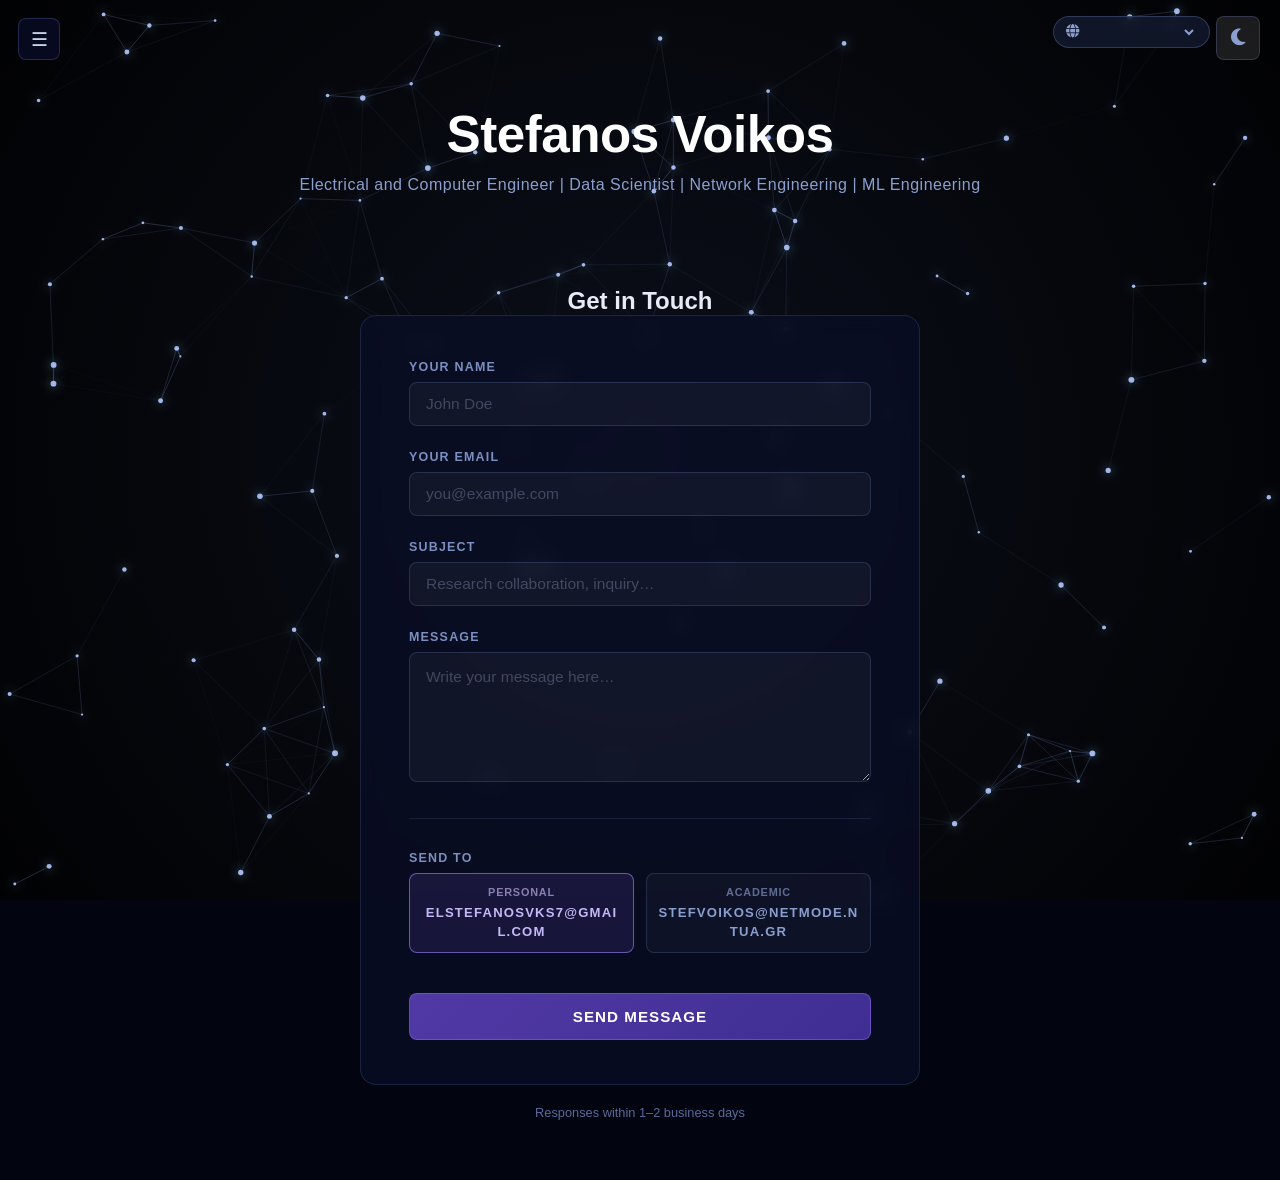
<file: contact.html>
<!DOCTYPE html>
<html lang="en">
<head>
  <meta charset="UTF-8">
  <meta name="description" content="Official portfolio of Stefanos Voikos, Research Assistant at NTUA. Exploring 6G networks, Machine Learning, and Federated Learning.">
  <meta name="keywords" content="Stefanos Voikos, Στέφανος Βόικος, NTUA, 6G, Federated Learning, NETMODE, ECE">
  
  <meta name="viewport" content="width=device-width, initial-scale=1.0">
  <link rel="icon" type="image/png" href="icon.png">
  <title data-i18n="meta-title">Stefanos Voikos</title>
  <link rel="stylesheet" href="styles.css">
  <link rel="stylesheet" href="https://cdnjs.cloudflare.com/ajax/libs/font-awesome/6.5.0/css/all.min.css">
  <style>
    /* Background canvas */
    #mlp-bg {
      position: fixed;
      top: 0; left: 0;
      width: 100%; height: 100%;
      z-index: -1;
      background: black;
    }
    *, *::before, *::after { box-sizing: border-box; margin: 0; padding: 0; }

    body {
      background: #020510;
      color: #e8eaf6;
      font-family: 'Source Sans 3', sans-serif;
      min-height: 100vh;
      overflow-x: hidden;
    }
    .lang-toggle-select {
      background: transparent;
      border: none;
      color: inherit;
      font-size: 0.85rem;
      font-weight: 600;
      cursor: pointer;
      outline: none;
      letter-spacing: 0.05em;
      padding-left: 32px; /* <-- ΑΥΤΟ ΘΑ ΣΩΣΕΙ ΤΗΝ ΚΑΤΑΣΤΑΣΗ */
    }
    .lang-toggle-select option {
      background: #0d1222;
      color: #fff;
    }
    .lang-dropdown-wrapper {
  position: fixed;
  top: 16px;
  right: 70px;
  z-index: 1000;
  background: rgba(20, 28, 50, 0.75);
  border: 1px solid rgba(120, 140, 210, 0.3);
  color: #8b9fcf;
  padding: 6px 12px;
  border-radius: 20px;
  display: flex;
  align-items: center;
  gap: 8px;
  transition: all 0.2s;
  backdrop-filter: blur(6px);
}

/* Το εικονίδιο μέσα στον wrapper */
.lang-dropdown-wrapper i {
  position: absolute;
  left: 12px;
  top: 50%;
  transform: translateY(-50%);
  color: #8b9fcf;
  pointer-events: none;
  font-size: 0.85rem;
}
    .lang-dropdown-wrapper:hover {
      border-color: rgba(150, 130, 230, 0.6);
      color: #fff;
    }
    body.light-mode .lang-dropdown-wrapper {
      background: rgba(240,243,252,0.85);
      border-color: rgba(80,100,200,0.25);
      color: #4a5a9a;
    }
    body.light-mode .lang-dropdown-wrapper:hover {
      color: #1a237e;
    }
    body.light-mode .lang-toggle-select option {
      background: #ffffff;
      color: #333333;
    }
    .nav-links {
      flex: 1;
      display: flex;
      flex-direction: column;
      padding: 0 28px;
      gap: 4px;
    }

    /* ==========================================
       LIGHT MODE OVERRIDES FOR CONTACT.HTML
       ========================================== */
    body.light-mode {
      background: #f4f6f9;
      color: #1a2035;
    }
    body.light-mode header h1 { color: #111111; }
    body.light-mode header p { color: #3c64c8; }
    body.light-mode .note { color: #5c6b89; }
    body.light-mode .card {
      background: rgba(255, 255, 255, 0.75);
      border: 1px solid rgba(0, 0, 0, 0.08);
      box-shadow: 0 8px 32px 0 rgba(0, 0, 0, 0.05);
    }
    body.light-mode .field label { color: #3c64c8; }
    body.light-mode input[type="text"],
    body.light-mode input[type="email"],
    body.light-mode textarea {
      background: rgba(0, 0, 0, 0.02);
      border: 1px solid rgba(0, 0, 0, 0.12);
      color: #111111;
    }
    body.light-mode input[type="text"]:focus,
    body.light-mode input[type="email"]:focus,
    body.light-mode textarea:focus {
      background: #ffffff;
      border-color: #3c64c8;
    }
    body.light-mode input::placeholder,
    body.light-mode textarea::placeholder { color: rgba(0, 0, 0, 0.35); }
    body.light-mode .divider { background: rgba(0, 0, 0, 0.08); }
    body.light-mode .email-option .pill {
      border: 1px solid rgba(0, 0, 0, 0.12);
      background: rgba(0, 0, 0, 0.02);
      color: #555555;
    }
    body.light-mode .email-option input[type="radio"]:checked + .pill {
      border-color: #3c64c8;
      background: rgba(60, 100, 200, 0.08);
      color: #3c64c8;
    }
    body.light-mode .email-option .pill:hover { border-color: #3c64c8; color: #3c64c8; }
    body.light-mode .openbtn {
      background: rgba(255, 255, 255, 0.85);
      border: 1px solid rgba(0, 0, 0, 0.1);
      color: #333333;
    }
    body.light-mode .openbtn:hover { background: rgba(60, 100, 200, 0.1); color: #3c64c8; }
    
    .social-icons {
      display: flex;
      gap: 12px;
      justify-content: center;
      flex-wrap: wrap;
    }
    .social-icons a {
      color: #8b9fcf;
      font-size: 1.1rem;
      width: 38px; height: 38px;
      border-radius: 50%;
      border: 1px solid rgba(120,140,210,0.25);
      display: flex; align-items: center; justify-content: center;
      transition: color 0.2s, border-color 0.2s, background 0.2s;
      text-decoration: none;
    }
    .social-icons a:hover {
      color: #fff;
      border-color: rgba(150,130,230,0.6);
      background: rgba(120,90,220,0.14);
    }
    .openbtn {
      position: fixed;
      top: 18px; left: 18px;
      z-index: 200;
      background: rgba(10,14,40,0.75);
      border: 1px solid rgba(120,140,210,0.25);
      border-radius: 8px;
      color: #c8cfe8;
      font-size: 1.2rem;
      width: 42px; height: 42px;
      cursor: pointer;
      display: flex; align-items: center; justify-content: center;
      transition: background 0.2s, color 0.2s;
      backdrop-filter: blur(6px);
    }
    .openbtn:hover { background: rgba(120,90,220,0.25); color: #fff; }
    .overlay {
      display: none;
      position: fixed;
      inset: 0;
      background: rgba(0,0,0,0.45);
      z-index: 99;
    }
    .overlay.show { block; }
    #main {
      position: relative;
      z-index: 1;
      min-height: 100vh;
      display: flex;
      flex-direction: column;
      align-items: center;
      justify-content: center;
      padding: 60px 24px;
      transition: margin-left 0.3s ease;
    }
    header { text-align: center; margin-bottom: 48px; }
    header h1 {
      font-family: 'Raleway', sans-serif;
      font-weight: 700;
      font-size: clamp(2rem, 5vw, 3.2rem);
      letter-spacing: -0.5px;
      color: #fff;
      margin-bottom: 12px;
    }
    header p {
      font-size: 1rem;
      font-weight: 300;
      color: #8b9fcf;
      letter-spacing: 0.5px;
    }
    .card {
      width: 100%;
      max-width: 560px;
      background: rgba(10, 14, 40, 0.72);
      border: 1px solid rgba(120, 140, 210, 0.18);
      border-radius: 16px;
      padding: 44px 48px;
      backdrop-filter: blur(10px);
    }
    .field { margin-bottom: 24px; }
    .field label {
      display: block;
      font-size: 0.78rem;
      font-weight: 600;
      letter-spacing: 1.2px;
      text-transform: uppercase;
      color: #7b8fc0;
      margin-bottom: 8px;
    }
    input[type="text"],
    input[type="email"],
    textarea {
      width: 100%;
      background: rgba(255,255,255,0.04);
      border: 1px solid rgba(120, 140, 210, 0.22);
      border-radius: 8px;
      color: #e8eaf6;
      font-family: 'Source Sans 3', sans-serif;
      font-size: 0.97rem;
      padding: 12px 16px;
      outline: none;
      transition: border-color 0.25s, background 0.25s;
    }
    input[type="text"]:focus,
    input[type="email"]:focus,
    textarea:focus {
      border-color: rgba(150, 130, 230, 0.6);
      background: rgba(255,255,255,0.07);
    }
    input::placeholder, textarea::placeholder { color: rgba(180, 190, 225, 0.3); }
    textarea {
      resize: vertical;
      min-height: 130px;
      line-height: 1.6;
    }
    .divider {
      height: 1px;
      background: rgba(120, 140, 210, 0.15);
      margin: 32px 0;
    }
    .email-toggle { display: flex; gap: 12px; }
    .email-option { flex: 1; cursor: pointer; }
    .email-option input[type="radio"] { display: none; }
    .email-option .pill {
      display: block;
      text-align: center;
      padding: 11px 10px;
      border-radius: 8px;
      border: 1px solid rgba(120, 140, 210, 0.22);
      background: rgba(255,255,255,0.03);
      font-size: 0.82rem;
      color: #8b9fcf;
      transition: all 0.22s;
      word-break: break-all;
      line-height: 1.4;
    }
    .email-option input[type="radio"]:checked + .pill {
      border-color: rgba(150, 120, 240, 0.65);
      background: rgba(120, 90, 220, 0.14);
      color: #c5b8f7;
    }
    .email-option .pill:hover {
      border-color: rgba(150, 130, 230, 0.4);
      color: #c5b8f7;
    }
    .pill-label {
      display: block;
      font-size: 0.68rem;
      letter-spacing: 0.8px;
      text-transform: uppercase;
      margin-bottom: 4px;
      opacity: 0.65;
    }
    .submit-btn {
      width: 100%;
      margin-top: 8px;
      padding: 14px;
      background: linear-gradient(135deg, rgba(100, 70, 200, 0.8), rgba(70, 50, 160, 0.9));
      border: 1px solid rgba(160, 130, 255, 0.35);
      border-radius: 8px;
      color: #fff;
      font-family: 'Raleway', sans-serif;
      font-size: 0.95rem;
      font-weight: 600;
      letter-spacing: 1px;
      text-transform: uppercase;
      cursor: pointer;
      transition: opacity 0.2s, transform 0.15s;
    }
    .submit-btn:hover { opacity: 0.88; transform: translateY(-1px); }
    .submit-btn:active { transform: scale(0.99); }
    .note {
      text-align: center;
      margin-top: 20px;
      font-size: 0.8rem;
      color: #5a6a9a;
    }
    @media (max-width: 540px) {
      .card { padding: 32px 20px; }
      .email-toggle { flex-direction: column; }
    }
    .lang-dropdown-wrapper {
      position: fixed;
      top: 16px;
      right: 70px;
      z-index: 1000;
      display: inline-block;
    }

    .lang-dropdown-wrapper i {
      position: absolute;
      left: 12px;
      top: 50%;
      transform: translateY(-50%);
      color: #8b9fcf;
      pointer-events: none;
      font-size: 0.85rem;
    }
    body.light-mode .lang-dropdown-wrapper {
      background: rgba(240,243,252,0.85);
      border-color: rgba(80,100,200,0.25);
      color: #4a5a9a;
    }
    body.light-mode .lang-dropdown-wrapper:hover {
      color: #1a237e;
    }
    .lang-toggle-btn {
      position: fixed;
      top: 16px;
      right: 70px;
      z-index: 1000;
      background: rgba(20, 28, 50, 0.75);
      border: 1px solid rgba(120, 140, 210, 0.3);
      color: #8b9fcf;
      padding: 6px 14px;
      border-radius: 20px;
      font-size: 0.85rem;
      font-weight: 600;
      cursor: pointer;
      display: flex;
      align-items: center;
      gap: 6px;
      transition: all 0.2s;
      backdrop-filter: blur(6px);
      letter-spacing: 0.05em;
    }
    .lang-toggle-btn:hover {
      border-color: rgba(150, 130, 230, 0.6);
      color: #fff;
      background: rgba(120, 90, 220, 0.18);
    }
    body.light-mode .lang-toggle-btn {
      background: rgba(240,243,252,0.85);
      border-color: rgba(80,100,200,0.25);
      color: #4a5a9a;
    }
    body.light-mode .lang-toggle-btn:hover {
      color: #1a237e;
      background: rgba(80,100,200,0.1);
    }
  </style>
</head>
<body>
  <canvas id="mlp-bg"></canvas>

<div id="mySidebar" class="sidebar">
  <div class="sidebar-content">
    <div class="nav-links" id="sidebar-nav-links">
      <a href="index.html" data-i18n="nav-home">Home</a>
      <a href="thesis.html" data-i18n="nav-research">Research & Dissertations</a>
      <a href="projects.html" data-i18n="nav-projects">Engineering Portfolio, Projects and Research</a>
      <a href="autobiography.html" data-i18n="nav-bio">Auto-Biography</a>
      <a href="contact.html" class="active" data-i18n="nav-contact">Contact</a>
    </div>
    <div class="sidebar-footer">
      <h3 data-i18n="footer-contact">Contact</h3>
      <div class="social-icons">
        <a href="mailto:elstefanosvks7@gmail.com" title="Gmail"><i class="fa-regular fa-envelope"></i></a>
        <a href="mailto:stefvoikos@netmode.ntua.gr" title="NTUA Email"><i class="fa-regular fa-envelope"></i></a>
        <a href="https://www.instagram.com/stefanos_vks7/" target="_blank" title="Instagram"><i class="fab fa-instagram"></i></a>
        <a href="https://www.facebook.com/profile.php?id=100054974571442" target="_blank" title="Facebook"><i class="fab fa-facebook"></i></a>
        <a href="https://github.com/StefanosVks7" target="_blank" title="GitHub"><i class="fab fa-github"></i></a>
        <a href="https://www.linkedin.com/in/stefanos-voikos-3a5b98216/" target="_blank" title="LinkedIn"><i class="fab fa-linkedin"></i></a>
      </div>
    </div>
  </div>
</div>

<div id="main">
  <button class="openbtn" onclick="toggleNav()">&#9776;</button>
    
  <button id="theme-toggle" class="theme-btn" onclick="toggleTheme()">
    <i class="fa-solid fa-moon"></i>
  </button>
  
  <div class="lang-dropdown-wrapper">
      <i class="fa-solid fa-globe"></i>
        <select id="language-selector" class="lang-toggle-select" onchange="translatePage(this.value)">
        <option value="en">English</option>
        <option value="el">Ελληνικά</option>
        <option value="de">Deutsch</option>
        <option value="fr">Français</option>
        <option value="it">Italiano</option>
        <option value="es">Español</option>
        <option value="ru">Русский</option>
        <option value="pt">Português</option>
        <option value="pl">Polski</option>
        <option value="sv">Svenska</option>
        <option value="sr">Српски</option>
        <option value="bg">Български</option>
        <option value="ro">Română</option>
        <option value="sq">Shqip</option>
        <option value="fa">فارسی</option>
        <option value="ar">العربية</option>
        <option value="zh">中文</option>
        <option value="ja">日本語</option>
        <option value="hi">हिन्दी</option>
      </select>
    </div>

  <header class="header">
    <h1 class="fade-in" data-i18n="meta-title">Stefanos Voikos</h1>
    <p class="fade-in delay-1" data-i18n="header-sub">Electrical and Computer Engineer | Data Scientist | Network Engineering | ML Engineering </p>
  </header>

  <h2 class="fade-in" data-i18n="contact-heading">Get in Touch</h2>
  
  <div class="card">
    <form id="contactForm" action="https://formspree.io/f/xwvjenlq" method="POST">

      <div class="field">
        <label for="name" data-i18n="label-name">Your Name</label>
        <input type="text" id="name" name="name" placeholder="John Doe" data-i18n-ph="ph-name" required />
      </div>

      <div class="field">
        <label for="sender" data-i18n="label-email">Your Email</label>
        <input type="email" id="sender" name="email" placeholder="you@example.com" data-i18n-ph="ph-email" required />
      </div>

      <div class="field">
        <label for="subject" data-i18n="label-subject">Subject</label>
        <input type="text" id="subject" name="subject" placeholder="Research collaboration, inquiry…" data-i18n-ph="ph-subject" required />
      </div>

      <div class="field">
        <label for="message" data-i18n="label-message">Message</label>
        <textarea id="message" name="message" placeholder="Write your message here…" data-i18n-ph="ph-message" required></textarea>
      </div>

      <div class="divider"></div>

      <div class="field">
        <label data-i18n="label-sendto">Send To</label>
        <div class="email-toggle">
          <label class="email-option">
            <input type="radio" name="recipient" value="elstefanosvks7@gmail.com" checked />
            <span class="pill">
              <span class="pill-label" data-i18n="pill-personal">Personal</span>
              elstefanosvks7@gmail.com
            </span>
          </label>
          <label class="email-option">
            <input type="radio" name="recipient" value="stefvoikos@netmode.ntua.gr" />
            <span class="pill">
              <span class="pill-label" data-i18n="pill-academic">Academic</span>
              stefvoikos@netmode.ntua.gr
            </span>
          </label>
        </div>
      </div>

      <input type="hidden" name="_replyto" id="replyto" value="elstefanosvks7@gmail.com" />
      <input type="hidden" name="_subject" value="New message from your website" />
      <button type="submit" class="submit-btn" data-i18n="btn-send">Send Message</button>

    </form>
  </div>

  <p class="note" data-i18n="note-response">Responses within 1–2 business days</p>
</div>

  <script>
    // Embedded Multi-Language Dictionary Bundle
    const i18nData = {
      en: {
        "meta-title": "Stefanos Voikos",
        "nav-home": "Home",
        "nav-research": "Research & Dissertations",
        "nav-projects": "Engineering Portfolio, Projects and Research",
        "nav-bio": "Auto-Biography",
        "nav-contact": "Contact",
        "footer-contact": "Contact",
        "header-sub": "Electrical and Computer Engineer | Data Scientist | Network Engineering | ML Engineering",
        "contact-heading": "Get in Touch",
        "label-name": "Your Name",
        "ph-name": "John Doe",
        "label-email": "Your Email",
        "ph-email": "you@example.com",
        "label-subject": "Subject",
        "ph-subject": "Research collaboration, inquiry…",
        "label-message": "Message",
        "ph-message": "Write your message here…",
        "label-sendto": "Send To",
        "pill-personal": "Personal",
        "pill-academic": "Academic",
        "btn-send": "Send Message",
        "note-response": "Responses within 1–2 business days"
      },
      el: {
        "meta-title": "Στέφανος Βόικος",
        "nav-home": "Αρχική",
        "nav-research": "Έρευνα & Διατριβές",
        "nav-projects": "Μηχανικό Portfolio, Έργα και Έρευνα",
        "nav-bio": "Αυτοβιογραφία",
        "nav-contact": "Επικοινωνία",
        "footer-contact": "Επικοινωνία",
        "header-sub": "Ηλεκτρολόγος Μηχανικός και Μηχανικός Υπολογιστών | Data Scientist | Network Engineering | ML Engineering",
        "contact-heading": "Επικοινωνήστε Μαζί Μου",
        "label-name": "Το Όνομά Σας",
        "ph-name": "Γιάννης Παπαδόπουλος",
        "label-email": "Το Email Σας",
        "ph-email": "you@example.com",
        "label-subject": "Θέμα",
        "ph-subject": "Ερευνητική συνεργασία, ερώτηση…",
        "label-message": "Μήνυμα",
        "ph-message": "Γράψτε το μήνυμά σας εδώ…",
        "label-sendto": "Αποστολή Προς",
        "pill-personal": "Προσωπικό",
        "pill-academic": "Ακαδημαϊκό",
        "btn-send": "Αποστολή Μηνύματος",
        "note-response": "Απαντήσεις εντός 1-2 εργάσιμων ημερών"
      },
      de: {
        "meta-title": "Stefanos Voikos",
        "nav-home": "Startseite",
        "nav-research": "Forschung & Dissertationen",
        "nav-projects": "Ingenieur-Portfolio, Projekte und Forschung",
        "nav-bio": "Autobiographie",
        "nav-contact": "Kontakt",
        "footer-contact": "Kontakt",
        "header-sub": "Elektro- und Informationstechniker | Data Scientist | Netzwerkingenieurwesen | ML-Ingenieurwesen",
        "contact-heading": "Kontaktieren Sie mich",
        "label-name": "Ihr Name",
        "ph-name": "Max Mustermann",
        "label-email": "Ihre E-Mail",
        "ph-email": "ihre@adresse.com",
        "label-subject": "Betreff",
        "ph-subject": "Forschungskooperation, Anfrage…",
        "label-message": "Nachricht",
        "ph-message": "Schreiben Sie Ihre Nachricht hier…",
        "label-sendto": "Senden an",
        "pill-personal": "Privat",
        "pill-academic": "Akademisch",
        "btn-send": "Nachricht senden",
        "note-response": "Antwort innerhalb von 1–2 Werktagen"
      },
      fr: {
        "meta-title": "Stefanos Voikos",
        "nav-home": "Accueil",
        "nav-research": "Recherche & Dissertations",
        "nav-projects": "Portfolio d'Ingénierie, Projets et Recherche",
        "nav-bio": "Autobiographie",
        "nav-contact": "Contact",
        "footer-contact": "Contact",
        "header-sub": "Ingénieur Électricien et Informaticien | Data Scientist | Ingénierie Réseau | Ingénierie ML",
        "contact-heading": "Contactez-moi",
        "label-name": "Votre Nom",
        "ph-name": "Jean Dupont",
        "label-email": "Votre Email",
        "ph-email": "vous@exemple.com",
        "label-subject": "Objet",
        "ph-subject": "Collaboration de recherche, demande…",
        "label-message": "Message",
        "ph-message": "Écrivez votre message ici…",
        "label-sendto": "Envoyer à",
        "pill-personal": "Personnel",
        "pill-academic": "Académique",
        "btn-send": "Envoyer le Message",
        "note-response": "Réponse sous 1 à 2 jours ouvrables"
      },
      it: {
        "meta-title": "Stefanos Voikos",
        "nav-home": "Home",
        "nav-research": "Ricerca & Dissertazioni",
        "nav-projects": "Portfolio di Ingegneria, Progetti e Ricerca",
        "nav-bio": "Autobiografia",
        "nav-contact": "Contatti",
        "footer-contact": "Contatti",
        "header-sub": "Ingegnere Elettrico e Informatico | Data Scientist | Ingegneria di Rete | Ingegneria ML",
        "contact-heading": "Mettiti in contatto",
        "label-name": "Il Tuo Nome",
        "ph-name": "Mario Rossi",
        "label-email": "La Tua Email",
        "ph-email": "tu@esempio.com",
        "label-subject": "Oggetto",
        "ph-subject": "Collaborazione di ricerca, informazioni…",
        "label-message": "Messaggio",
        "ph-message": "Scrivi il tuo messaggio qui…",
        "label-sendto": "Invia a",
        "pill-personal": "Personale",
        "pill-academic": "Accademico",
        "btn-send": "Invia Messaggio",
        "note-response": "Risposta entro 1-2 giorni lavorativi"
      },
      es: {
        "meta-title": "Stefanos Voikos",
        "nav-home": "Inicio",
        "nav-research": "Investigación y Tesis",
        "nav-projects": "Portafolio de Ingeniería, Proyectos e Investigación",
        "nav-bio": "Autobiografía",
        "nav-contact": "Contacto",
        "footer-contact": "Contacto",
        "header-sub": "Ingeniero Eléctrico y de Computación | Científico de Datos | Ingeniería de Redes | Ingeniería de ML",
        "contact-heading": "Ponerse en contacto",
        "label-name": "Su Nombre",
        "ph-name": "Juan Pérez",
        "label-email": "Su Correo Electrónico",
        "ph-email": "usted@ejemplo.com",
        "label-subject": "Asunto",
        "ph-subject": "Colaboración de investigación, consulta…",
        "label-message": "Mensaje",
        "ph-message": "Escriba su message aquí…",
        "label-sendto": "Enviar a",
        "pill-personal": "Personal",
        "pill-academic": "Académico",
        "btn-send": "Enviar Mensaje",
        "note-response": "Respuestas dentro de 1–2 días hábiles"
      },
      ru: {
        "meta-title": "Стефанос Воикос",
        "nav-home": "Главная",
        "nav-research": "Исследования и диссертации",
        "nav-projects": "Инженерное портфолио, проекты и исследования",
        "nav-bio": "Автобиография",
        "nav-contact": "Контакты",
        "footer-contact": "Контакты",
        "header-sub": "Инженер-электрик и вычислительной техники | Дата-сайентист | Сетевая инженерия | Инженерия ML",
        "contact-heading": "Связаться со мной",
        "label-name": "Ваше Имя",
        "ph-name": "Иван Иванов",
        "label-email": "Ваш Email",
        "ph-email": "you@example.com",
        "label-subject": "Тема",
        "ph-subject": "Научное сотрудничество, запрос…",
        "label-message": "Сообщение",
        "ph-message": "Напишите ваше сообщение здесь…",
        "label-sendto": "Кому отправить",
        "pill-personal": "Личный",
        "pill-academic": "Академический",
        "btn-send": "Отправить сообщение",
        "note-response": "Ответ в течение 1–2 рабочих дней"
      },
      pt: {
        "meta-title": "Stefanos Voikos",
        "nav-home": "Início",
        "nav-research": "Pesquisa e Dissertações",
        "nav-projects": "Portfólio de Engenharia, Projetos e Pesquisa",
        "nav-bio": "Autobiografia",
        "nav-contact": "Contacto",
        "footer-contact": "Contacto",
        "header-sub": "Engenheiro Eletrotécnico e de Computadores | Cientista de Dados | Engenharia de Redes | Engenharia de ML",
        "contact-heading": "Entre em Contacto",
        "label-name": "Seu Nome",
        "ph-name": "João Silva",
        "label-email": "Seu Email",
        "ph-email": "voce@exemplo.com",
        "label-subject": "Assunto",
        "ph-subject": "Colaboração em pesquisa, dúvida…",
        "label-message": "Mensagem",
        "ph-message": "Escreva sua mensagem aqui…",
        "label-sendto": "Enviar Para",
        "pill-personal": "Pessoal",
        "pill-academic": "Académico",
        "btn-send": "Enviar Mensagem",
        "note-response": "Respostas dentro de 1 a 2 dias úteis"
      },
      pl: {
        "meta-title": "Stefanos Voikos",
        "nav-home": "Strona główna",
        "nav-research": "Badania i rozprawy",
        "nav-projects": "Portfolio inżynierskie, projekty i badania",
        "nav-bio": "Autobiografia",
        "nav-contact": "Kontakt",
        "footer-contact": "Kontakt",
        "header-sub": "Inżynier Elektryk i Komputerowy | Data Scientist | Inżynieria Sieciowa | Inżynieria ML",
        "contact-heading": "Skontaktuj się ze mną",
        "label-name": "Twoje Imię",
        "ph-name": "Jan Kowalski",
        "label-email": "Twój Email",
        "ph-email": "ty@example.com",
        "label-subject": "Temat",
        "ph-subject": "Współpraca badawcza, zapytanie…",
        "label-message": "Wiadomość",
        "ph-message": "Napisz swoją wiadomość tutaj…",
        "label-sendto": "Wyślij do",
        "pill-personal": "Prywatny",
        "pill-academic": "Akademicki",
        "btn-send": "Wyślij Wiadomość",
        "note-response": "Odpowiedź w ciągu 1–2 dni roboczych"
      },
      sv: {
        "meta-title": "Stefanos Voikos",
        "nav-home": "Hem",
        "nav-research": "Forskning & Avhandlingar",
        "nav-projects": "Ingenjörsportfölj, projekt och forskning",
        "nav-bio": "Autobiografi",
        "nav-contact": "Kontakt",
        "footer-contact": "Kontakt",
        "header-sub": "Elektro- och datatekniker | Data Scientist | Nätverksteknik | ML-teknik",
        "contact-heading": "Hör av dig",
        "label-name": "Ditt Namn",
        "ph-name": "Sven Svensson",
        "label-email": "Din E-post",
        "ph-email": "du@example.com",
        "label-subject": "Ämne",
        "ph-subject": "Forskningssamarbete, förfrågan…",
        "label-message": "Meddelande",
        "ph-message": "Skriv ditt meddelande här…",
        "label-sendto": "Skicka till",
        "pill-personal": "Personlig",
        "pill-academic": "Akademisk",
        "btn-send": "Skicka meddelande",
        "note-response": "Svar inom 1–2 arbetsdagar"
      },
      sr: {
        "meta-title": "Стефанос Воикос",
        "nav-home": "Почетна",
        "nav-research": "Истраживања и дисертације",
        "nav-projects": "Инжењерски портфолио, пројекти и истраживања",
        "nav-bio": "Аутобиографија",
        "nav-contact": "Контакт",
        "footer-contact": "Контакт",
        "header-sub": "Инжењер електротехнике и рачунарства | Дата Сциентист | Мрежни инжењеринг | МЛ инжењеринг",
        "contact-heading": "Ступите у контакт",
        "label-name": "Ваше Име",
        "ph-name": "Марко Марковић",
        "label-email": "Ваша Е-маил адреса",
        "ph-email": "vi@example.com",
        "label-subject": "Предмет",
        "ph-subject": "Истраживачка сарадња, упит…",
        "label-message": "Порука",
        "ph-message": "Напишите своју поруку овде…",
        "label-sendto": "Пошаљи на",
        "pill-personal": "Лични",
        "pill-academic": "Академски",
        "btn-send": "Пошаљи поруку",
        "note-response": "Одговор у року од 1-2 радна дана"
      },
      bg: {
        "meta-title": "Стефанос Воикос",
        "nav-home": "Начало",
        "nav-research": "Изследвания и дисертации",
        "nav-projects": "Инженерен портфолио, проекти и изследвания",
        "nav-bio": "Автобиография",
        "nav-contact": "Контакт",
        "footer-contact": "Контакт",
        "header-sub": "Електроинженер и компютърен инженер | Учен по данни | Мрежово инженерство | ML инженерство",
        "contact-heading": "Свържете се с мен",
        "label-name": "Вашето Име",
        "ph-name": "Иван Иванов",
        "label-email": "Вашият Имейл",
        "ph-email": "vie@example.com",
        "label-subject": "Относно",
        "ph-subject": "Изследователско сътрудничество, запитване…",
        "label-message": "Съобщение",
        "ph-message": "Напишете вашето съобщение тук…",
        "label-sendto": "Изпрати до",
        "pill-personal": "Личен",
        "pill-academic": "Академичен",
        "btn-send": "Изпрати съобщение",
        "note-response": "Отговор в рамките на 1–2 работни дни"
      },
      ro: {
        "meta-title": "Stefanos Voikos",
        "nav-home": "Acasă",
        "nav-research": "Cercetare și Teze",
        "nav-projects": "Portofoliu de Inginerie, Proiecte și Cercetare",
        "nav-bio": "Autobiografie",
        "nav-contact": "Contact",
        "footer-contact": "Contact",
        "header-sub": "Inginer Electrician și de Calculatoare | Data Scientist | Inginerie de Rețea | Inginerie ML",
        "contact-heading": "Contactați-mă",
        "label-name": "Numele Dvs.",
        "ph-name": "Ion Popescu",
        "label-email": "Email-ul Dvs.",
        "ph-email": "dvs@example.com",
        "label-subject": "Subiect",
        "ph-subject": "Colaborare în cercetare, întrebare…",
        "label-message": "Mesaj",
        "ph-message": "Scrieți mesajul dvs. aici…",
        "label-sendto": "Trimite Către",
        "pill-personal": "Personal",
        "pill-academic": "Academic",
        "btn-send": "Trimite Mesaj",
        "note-response": "Răspuns în termen de 1-2 zile lucrătoare"
      },
      sq: {
        "meta-title": "Stefanos Voikos",
        "nav-home": "Ballina",
        "nav-research": "Kërkim & Disertacione",
        "nav-projects": "Portfolio Inxhinierike, Projekte dhe Kërkim",
        "nav-bio": "Autobiografi",
        "nav-contact": "Kontakt",
        "footer-contact": "Kontakt",
        "header-sub": "Inxhinier Elektrik dhe Kompjuterik | Data Scientist | Inxhinieri Rrjeti | Inxhinieri ML",
        "contact-heading": "Na Kontaktoni",
        "label-name": "Emri Juaj",
        "ph-name": "Filan Fisteku",
        "label-email": "Email-i Juaj",
        "ph-email": "ju@example.com",
        "label-subject": "Subjekti",
        "ph-subject": "Bashkëpunim kërkimor, pyetje…",
        "label-message": "Mesazhi",
        "ph-message": "Shkruani mesazhin tuaj këtu…",
        "label-sendto": "Dërgoji",
        "pill-personal": "Personal",
        "pill-academic": "Akademik",
        "btn-send": "Dërgo Mesaj",
        "note-response": "Përgjigjet brenda 1-2 ditëve të punës"
      },
      fa: {
        "meta-title": "استفانوس وویکوس",
        "nav-home": "خانه",
        "nav-research": "تحقیقات و پایان‌نامه‌ها",
        "nav-projects": "پورتفولیو مهندسی، پروژه‌ها و تحقیقات",
        "nav-bio": "زندگینامه",
        "nav-contact": "تماس",
        "footer-contact": "تماس",
        "header-sub": "مهندس برق و کامپیوتر | دانشمند داده | مهندسی شبکه | مهندسی یادگیری ماشین",
        "contact-heading": "با من در ارتباط باشید",
        "label-name": "نام شما",
        "ph-name": "علی علوی",
        "label-email": "ایمیل شما",
        "ph-email": "you@example.com",
        "label-subject": "موضوع",
        "ph-subject": "همکاری پژوهشی، پرسش…",
        "label-message": "پیام",
        "ph-message": "پیام خود را اینجا بنویسید…",
        "label-sendto": "ارسال به",
        "pill-personal": "شخصی",
        "pill-academic": "دانشگاهی",
        "btn-send": "ارسال پیام",
        "note-response": "پاسخگویی ظرف ۱ الی ۲ روز کاری"
      },
      ar: {
        "meta-title": "ستيفانوس فويكوس",
        "nav-home": "الرئيسية",
        "nav-research": "الأبحاث والرسائل العلمية",
        "nav-projects": "الملف الهندسي، المشاريع والأبحاث",
        "nav-bio": "السيرة الذاتية",
        "nav-contact": "اتصل بي",
        "footer-contact": "اتصل بي",
        "header-sub": "مهندس كهرباء وحاسوب | عالم بيانات | هندسة الشبكات | هندسة تعلم الآلة",
        "contact-heading": "تواصل معي",
        "label-name": "الاسم",
        "ph-name": "أحمد محمد",
        "label-email": "البريد الإلكتروني",
        "ph-email": "you@example.com",
        "label-subject": "الموضوع",
        "ph-subject": "تعاون بحثي، استفسار…",
        "label-message": "الرسالة",
        "ph-message": "اكتب رسالتك هنا…",
        "label-sendto": "إرسال إلى",
        "pill-personal": "شخصي",
        "pill-academic": "أكاديمي",
        "btn-send": "إرسال الرسالة",
        "note-response": "الرد خلال يومين عمل كحد أقصى"
      },
      zh: {
        "meta-title": "斯特凡諾斯·沃伊科斯",
        "nav-home": "首页",
        "nav-research": "研究与论文",
        "nav-projects": "工程作品集、项目与研究",
        "nav-bio": "个人自传",
        "nav-contact": "联系方式",
        "footer-contact": "联系方式",
        "header-sub": "电子与计算机工程师 | 数据科学家 | 网络工程 | 机器学习工程",
        "contact-heading": "取得联系",
        "label-name": "您的姓名",
        "ph-name": "张三",
        "label-email": "您的邮箱",
        "ph-email": "you@example.com",
        "label-subject": "主题",
        "ph-subject": "研究合作、咨询…",
        "label-message": "留言内容",
        "ph-message": "在此处填写您的留言…",
        "label-sendto": "发送至",
        "pill-personal": "个人邮箱",
        "pill-academic": "学术邮箱",
        "btn-send": "发送消息",
        "note-response": "我们将在1-2个工作日内回复"
      },
      ja: {
        "meta-title": "ステファノス・ヴォイコス",
        "nav-home": "ホーム",
        "nav-research": "研究・学位論文",
        "nav-projects": "エンジニアリングポートフォリオ・プロジェクト・研究",
        "nav-bio": "自伝",
        "nav-contact": "お問い合わせ",
        "footer-contact": "お問い合わせ",
        "header-sub": "電気電子・コンピュータエンジニア | データサイエンティスト | ネットワークエンジニアリング | MLエンジニアリング",
        "contact-heading": "お問い合わせ",
        "label-name": "お名前",
        "ph-name": "山田 太郎",
        "label-email": "メールアドレス",
        "ph-email": "you@example.com",
        "label-subject": "件名",
        "ph-subject": "共同研究のご提案、ご質問など…",
        "label-message": "メッセージ",
        "ph-message": "こちらにメッセージをご記入ください…",
        "label-sendto": "宛先",
        "pill-personal": "個人用",
        "pill-academic": "大学・研究用",
        "btn-send": "メッセージを送信",
        "note-response": "通常1〜2営業日以内にご返信いたします"
      },
      hi: {
        "meta-title": "स्टेफानोस वोइकोस",
        "nav-home": "होम",
        "nav-research": "अनुसंधान और शोधप्रबंध",
        "nav-projects": "इंजीनियरिंग पोर्टफोलियो, परियोजनाएं और अनुसंधान",
        "nav-bio": "आत्मकथा",
        "nav-contact": "संपर्क",
        "footer-contact": "संपर्क",
        "header-sub": "इलेक्ट्रिकल और कंप्यूटर इंजीनियर | डेटा साइंटिस्ट | नेटवर्क इंजीनियरिंग | एमएल इंजीनियरिंग",
        "contact-heading": "संपर्क करें",
        "label-name": "आपका नाम",
        "ph-name": "राहुल कुमार",
        "label-email": "आपकी ईमेल आईडी",
        "ph-email": "you@example.com",
        "label-subject": "विषय",
        "ph-subject": "अनुसंधान सहयोग, पूछताछ…",
        "label-message": "संदेश",
        "ph-message": "अपना संदेश यहाँ लिखें…",
        "label-sendto": "किसे भेजें",
        "pill-personal": "व्यक्तिगत",
        "pill-academic": "शैक्षणिक",
        "btn-send": "संदेश भेजें",
        "note-response": "1-2 कार्य दिवसों के भीतर प्रतिक्रिया"
      }
    };

    const languages = ["en", "el", "de", "fr", "it", "es", "ru", "pt", "pl", "sv", "sr", "bg", "ro", "sq", "fa", "ar", "zh", "ja", "hi"];

    document.addEventListener("DOMContentLoaded", () => {
      // Read the saved language from localStorage, default to 'en' if nothing is saved yet
      const savedLang = localStorage.getItem('preferredLang') || 'en';
      
      // Update the navigation links to use the correct matching files (_gr.html or .html)
      updateLinksToLanguage(savedLang);
    }); 

    // --- Master Translation Execution Engine ---
    function translatePage(lang) {
      // Safe fallback mechanism if translations are not yet provided for all 20 options
      const dict = i18nData[lang] || i18nData["en"];
      localStorage.setItem('preferredLang', lang);
      document.getElementById("language-selector").value = lang;

      // Translate standard text arrays
      document.querySelectorAll("[data-i18n]").forEach(el => {
        const key = el.getAttribute("data-i18n");
        if (dict[key]) el.textContent = dict[key];
      });

      // Handle HTML paragraph blocks cleanly
      if (dict["about-p1"]) document.getElementById("about-p1").innerHTML = dict["about-p1"];
      if (dict["about-p2"]) document.getElementById("about-p2").innerHTML = dict["about-p2"];
      
      // Update interactive tooltip base strings
      const currentTip = document.getElementById("graph-tip");
      if (currentTip && dict["tip-default"]) currentTip.innerHTML = dict["tip-default"];

      // Reactive update to the live D3 Canvas strings safely
      if (d3NodeTextSelection) {
        d3NodeTextSelection.text(d => dict[d.i18nKey] || d.id);
      }
    }
    
    // Runs immediately when the document is parsing and elements are ready
    document.addEventListener("DOMContentLoaded", () => {
      const savedLang = localStorage.getItem('preferredLang') || 'en';
      translatePage(savedLang);

      // Formspree routing setup
      const contactForm = document.getElementById("contactForm");
      const recipientRadios = document.querySelectorAll('input[name="recipient"]');
      const formspreeEndpoints = {
        "elstefanosvks7@gmail.com": "https://formspree.io/f/xwvjenlq",
        "stefvoikos@netmode.ntua.gr": "https://formspree.io/f/maqzwdba"
      };
    
      recipientRadios.forEach(radio => {
        radio.addEventListener("change", (e) => {
          const selectedEmail = e.target.value;
          const newEndpoint = formspreeEndpoints[selectedEmail];
          if (newEndpoint) {
            contactForm.setAttribute("action", newEndpoint);
          }
        });
      });
    });
  </script>
  <script src="script.js"></script>
  <script src="background_contact.js"></script>
</body>
</html>
</file>
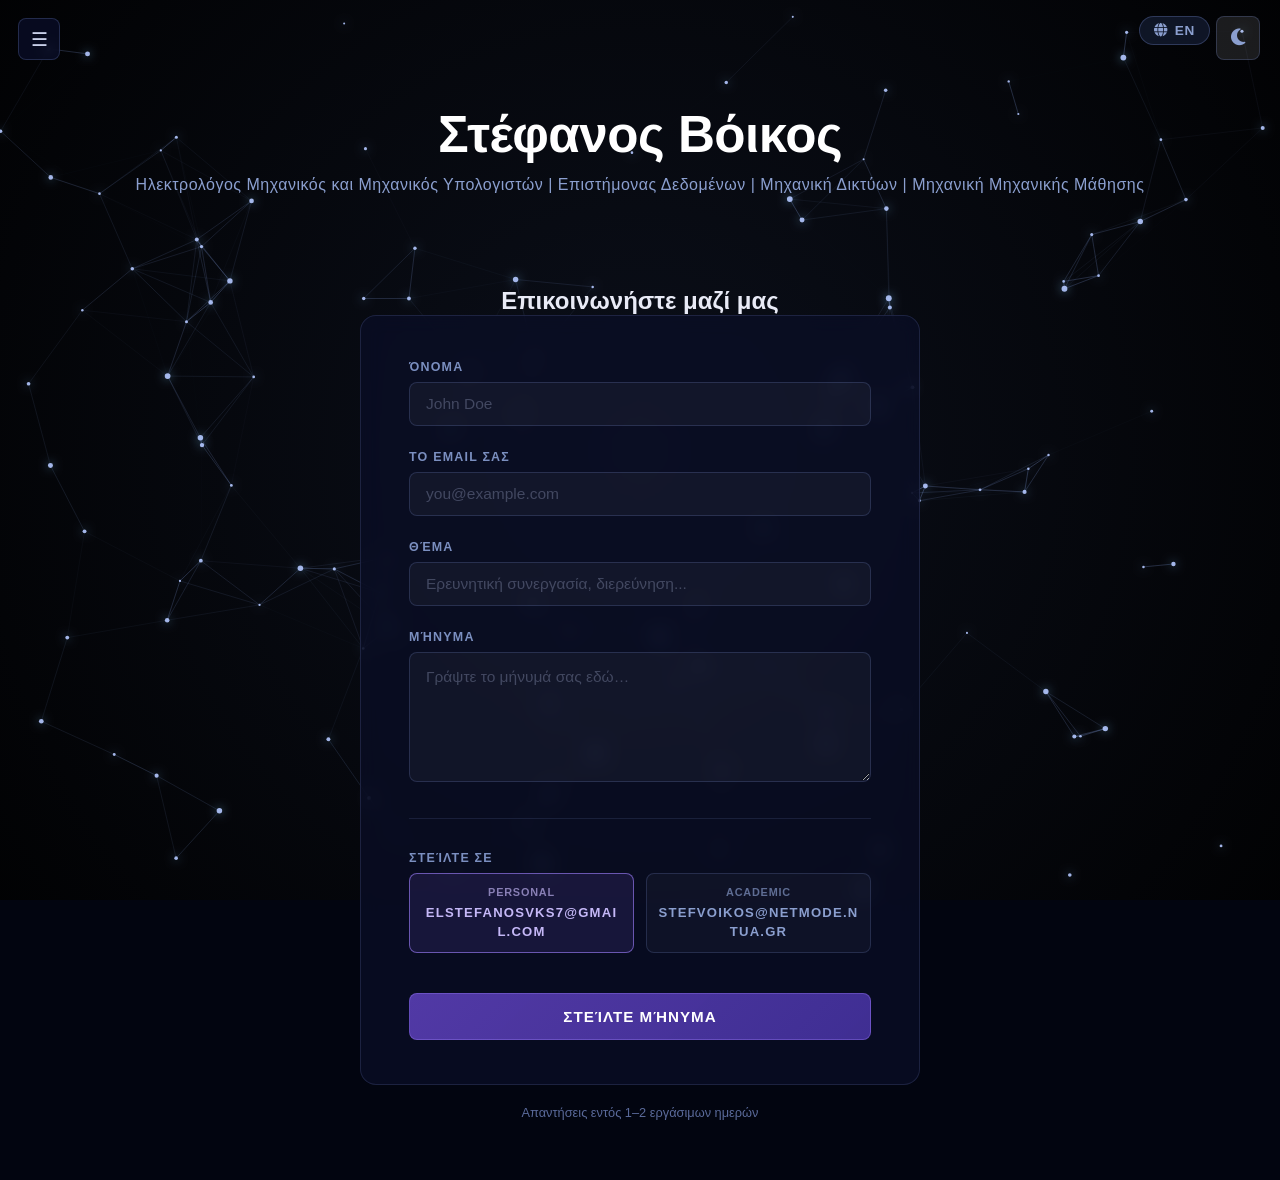
<file: contact_gr.html>
<!DOCTYPE html>
<html lang="en">
<head>
  <meta charset="UTF-8">
  <meta name="description" content="Official portfolio of Stefanos Voikos, Research Assistant at NTUA. Exploring 6G networks, Machine Learning, and Federated Learning.">
  <meta name="keywords" content="Stefanos Voikos, Στέφανος Βόικος, NTUA, 6G, Federated Learning, NETMODE, ECE">
  
  <meta name="viewport" content="width=device-width, initial-scale=1.0">
  <link rel="icon" type="image/png" href="icon.png">
  <title>Stefanos Voikos</title>
  <link rel="stylesheet" href="styles.css">
  <link rel="stylesheet" href="https://cdnjs.cloudflare.com/ajax/libs/font-awesome/6.5.0/css/all.min.css">
  <style>
    /* Background canvas */
    #mlp-bg {
      position: fixed;
      top: 0; left: 0;
      width: 100%; height: 100%;
      z-index: -1;
      background: black;
    }
    *, *::before, *::after { box-sizing: border-box; margin: 0; padding: 0; }

    body {
      background: #020510;
      color: #e8eaf6;
      font-family: 'Source Sans 3', sans-serif;
      min-height: 100vh;
      overflow-x: hidden;
    }
    .nav-links {
      flex: 1;
      display: flex;
      flex-direction: column;
      padding: 0 28px;
      gap: 4px;
    }

    /* .nav-links a {
      color: #c8cfe8;
      text-decoration: none;
      font-family: 'Source Sans 3', sans-serif;
      font-size: 1rem;
      font-weight: 400;
      padding: 10px 0;
      border-bottom: 1px solid rgba(255,255,255,0.05);
      transition: color 0.2s;
    }

    .nav-links a:last-child { border-bottom: none; }
    .nav-links a:hover { color: #fff; }
    .nav-links a.active { color: #fff; font-weight: 600; } */
/* ==========================================
   LIGHT MODE OVERRIDES FOR CONTACT.HTML
   ========================================== */

/* 1. Global typography color shifts */
body.light-mode {
  background: #f4f6f9;
  color: #1a2035;
}

body.light-mode header h1 {
  color: #111111;
}

body.light-mode header p {
  color: #3c64c8; /* Clear accent blue for high visibility */
}

body.light-mode .note {
  color: #5c6b89;
}

/* 2. Glass Form Card Transition */
body.light-mode .card {
  background: rgba(255, 255, 255, 0.75);
  border: 1px solid rgba(0, 0, 0, 0.08);
  box-shadow: 0 8px 32px 0 rgba(0, 0, 0, 0.05);
}

body.light-mode .field label {
  color: #3c64c8;
}

/* 3. Inputs, Labels & Placeholders */
body.light-mode input[type="text"],
body.light-mode input[type="email"],
body.light-mode textarea {
  background: rgba(0, 0, 0, 0.02);
  border: 1px solid rgba(0, 0, 0, 0.12);
  color: #111111;
}

body.light-mode input[type="text"]:focus,
body.light-mode input[type="email"]:focus,
body.light-mode textarea:focus {
  background: #ffffff;
  border-color: #3c64c8;
}

body.light-mode input::placeholder,
body.light-mode textarea::placeholder {
  color: rgba(0, 0, 0, 0.35);
}

body.light-mode .divider {
  background: rgba(0, 0, 0, 0.08);
}

/* 4. Recipient Selectable Pills */
body.light-mode .email-option .pill {
  border: 1px solid rgba(0, 0, 0, 0.12);
  background: rgba(0, 0, 0, 0.02);
  color: #555555;
}

body.light-mode .email-option input[type="radio"]:checked + .pill {
  border-color: #3c64c8;
  background: rgba(60, 100, 200, 0.08);
  color: #3c64c8;
}

body.light-mode .email-option .pill:hover {
  border-color: #3c64c8;
  color: #3c64c8;
}

/* 5. Menu Open Button Fix */
body.light-mode .openbtn {
  background: rgba(255, 255, 255, 0.85);
  border: 1px solid rgba(0, 0, 0, 0.1);
  color: #333333;
}
body.light-mode .openbtn:hover {
  background: rgba(60, 100, 200, 0.1);
  color: #3c64c8;
}
    .social-icons {
      display: flex;
      gap: 12px;
      justify-content: center;
      flex-wrap: wrap;
    }

    .social-icons a {
      color: #8b9fcf;
      font-size: 1.1rem;
      width: 38px; height: 38px;
      border-radius: 50%;
      border: 1px solid rgba(120,140,210,0.25);
      display: flex; align-items: center; justify-content: center;
      transition: color 0.2s, border-color 0.2s, background 0.2s;
      text-decoration: none;
    }

    .social-icons a:hover {
      color: #fff;
      border-color: rgba(150,130,230,0.6);
      background: rgba(120,90,220,0.14);
    }

    /* ── Open button ── */
    .openbtn {
      position: fixed;
      top: 18px; left: 18px;
      z-index: 200;
      background: rgba(10,14,40,0.75);
      border: 1px solid rgba(120,140,210,0.25);
      border-radius: 8px;
      color: #c8cfe8;
      font-size: 1.2rem;
      width: 42px; height: 42px;
      cursor: pointer;
      display: flex; align-items: center; justify-content: center;
      transition: background 0.2s, color 0.2s;
      backdrop-filter: blur(6px);
    }

    .openbtn:hover { background: rgba(120,90,220,0.25); color: #fff; }

    /* ── Overlay ── */
    .overlay {
      display: none;
      position: fixed;
      inset: 0;
      background: rgba(0,0,0,0.45);
      z-index: 99;
    }
    .overlay.show { display: block; }

    /* ── Main content ── */
    #main {
      position: relative;
      z-index: 1;
      min-height: 100vh;
      display: flex;
      flex-direction: column;
      align-items: center;
      justify-content: center;
      padding: 60px 24px;
      transition: margin-left 0.3s ease;
    }

    header {
      text-align: center;
      margin-bottom: 48px;
    }

    header h1 {
      font-family: 'Raleway', sans-serif;
      font-weight: 700;
      font-size: clamp(2rem, 5vw, 3.2rem);
      letter-spacing: -0.5px;
      color: #fff;
      margin-bottom: 12px;
    }

    header p {
      font-size: 1rem;
      font-weight: 300;
      color: #8b9fcf;
      letter-spacing: 0.5px;
    }

    /* ── Form card ── */
    .card {
      width: 100%;
      max-width: 560px;
      background: rgba(10, 14, 40, 0.72);
      border: 1px solid rgba(120, 140, 210, 0.18);
      border-radius: 16px;
      padding: 44px 48px;
      backdrop-filter: blur(10px);
    }

    .field { margin-bottom: 24px; }

    .field label {
      display: block;
      font-size: 0.78rem;
      font-weight: 600;
      letter-spacing: 1.2px;
      text-transform: uppercase;
      color: #7b8fc0;
      margin-bottom: 8px;
    }

    input[type="text"],
    input[type="email"],
    textarea {
      width: 100%;
      background: rgba(255,255,255,0.04);
      border: 1px solid rgba(120, 140, 210, 0.22);
      border-radius: 8px;
      color: #e8eaf6;
      font-family: 'Source Sans 3', sans-serif;
      font-size: 0.97rem;
      padding: 12px 16px;
      outline: none;
      transition: border-color 0.25s, background 0.25s;
    }

    input[type="text"]:focus,
    input[type="email"]:focus,
    textarea:focus {
      border-color: rgba(150, 130, 230, 0.6);
      background: rgba(255,255,255,0.07);
    }

    input::placeholder,
    textarea::placeholder { color: rgba(180, 190, 225, 0.3); }

    textarea {
      resize: vertical;
      min-height: 130px;
      line-height: 1.6;
    }

    .divider {
      height: 1px;
      background: rgba(120, 140, 210, 0.15);
      margin: 32px 0;
    }

    .email-toggle { display: flex; gap: 12px; }

    .email-option { flex: 1; cursor: pointer; }
    .email-option input[type="radio"] { display: none; }

    .email-option .pill {
      display: block;
      text-align: center;
      padding: 11px 10px;
      border-radius: 8px;
      border: 1px solid rgba(120, 140, 210, 0.22);
      background: rgba(255,255,255,0.03);
      font-size: 0.82rem;
      color: #8b9fcf;
      transition: all 0.22s;
      word-break: break-all;
      line-height: 1.4;
    }

    .email-option input[type="radio"]:checked + .pill {
      border-color: rgba(150, 120, 240, 0.65);
      background: rgba(120, 90, 220, 0.14);
      color: #c5b8f7;
    }

    .email-option .pill:hover {
      border-color: rgba(150, 130, 230, 0.4);
      color: #c5b8f7;
    }

    .pill-label {
      display: block;
      font-size: 0.68rem;
      letter-spacing: 0.8px;
      text-transform: uppercase;
      margin-bottom: 4px;
      opacity: 0.65;
    }

    .submit-btn {
      width: 100%;
      margin-top: 8px;
      padding: 14px;
      background: linear-gradient(135deg, rgba(100, 70, 200, 0.8), rgba(70, 50, 160, 0.9));
      border: 1px solid rgba(160, 130, 255, 0.35);
      border-radius: 8px;
      color: #fff;
      font-family: 'Raleway', sans-serif;
      font-size: 0.95rem;
      font-weight: 600;
      letter-spacing: 1px;
      text-transform: uppercase;
      cursor: pointer;
      transition: opacity 0.2s, transform 0.15s;
    }

    .submit-btn:hover { opacity: 0.88; transform: translateY(-1px); }
    .submit-btn:active { transform: scale(0.99); }

    .note {
      text-align: center;
      margin-top: 20px;
      font-size: 0.8rem;
      color: #5a6a9a;
    }

    @media (max-width: 540px) {
      .card { padding: 32px 20px; }
      .email-toggle { flex-direction: column; }
    }

     /* Language Switcher Button Component */
    .lang-toggle-btn {
      position: fixed;
      top: 16px;
      right: 70px; /* Δίπλα από το Theme Toggle */
      z-index: 1000;
      background: rgba(20, 28, 50, 0.75);
      border: 1px solid rgba(120, 140, 210, 0.3);
      color: #8b9fcf;
      padding: 6px 14px;
      border-radius: 20px;
      font-size: 0.85rem;
      font-weight: 600;
      cursor: pointer;
      display: flex;
      align-items: center;
      gap: 6px;
      transition: all 0.2s;
      backdrop-filter: blur(6px);
      letter-spacing: 0.05em;
    }

    .lang-toggle-btn:hover {
      border-color: rgba(150, 130, 230, 0.6);
      color: #fff;
      background: rgba(120, 90, 220, 0.18);
    }

    /* Light mode adjustments για το Language Button */
    body.light-mode .lang-toggle-btn {
      background: rgba(240,243,252,0.85);
      border-color: rgba(80,100,200,0.25);
      color: #4a5a9a;
    }
    body.light-mode .lang-toggle-btn:hover {
      color: #1a237e;
      background: rgba(80,100,200,0.1);
    }
  </style>
</head>
<body>
  <!-- Neural Network Background -->
  <canvas id="mlp-bg"></canvas>


<!-- Sidebar -->
<div id="mySidebar" class="sidebar">
  <div class="sidebar-content">
    <div class="nav-links" id="sidebar-nav-links">
      <a href="home.html">Αρχική</a>
      <a href="thesis.html">Έρευνα & Διατριβές</a>
      <a href="projects.html">Χαρτοφυλάκιο Μηχανικών, Έργα και Έρευνα</a>
      <a href="autobiography.html">Αυτοβιογραφία</a>
      <a href="contact.html" class="active">Επικοινωνία</a>
    </div>
    <div class="sidebar-footer">
      <h3>Επικοινωνία</h3>
      <div class="social-icons">
        <a href="mailto:elstefanosvks7@gmail.com" title="Gmail"><i class="fa-regular fa-envelope"></i></a>
        <a href="mailto:stefvoikos@netmode.ntua.gr" title="NTUA Email"><i class="fa-regular fa-envelope"></i></a>
        <a href="https://www.instagram.com/stefanos_vks7/" target="_blank" title="Instagram"><i class="fab fa-instagram"></i></a>
        <a href="https://www.facebook.com/profile.php?id=100054974571442" target="_blank" title="Facebook"><i class="fab fa-facebook"></i></a>
        <a href="https://github.com/StefanosVks7" target="_blank" title="GitHub"><i class="fab fa-github"></i></a>
        <a href="https://www.linkedin.com/in/stefanos-voikos-3a5b98216/" target="_blank" title="LinkedIn"><i class="fab fa-linkedin"></i></a>
      </div>
    </div>
  </div>
</div>

<!-- Main -->
<div id="main">
  <!-- Toggle button -->
<button class="openbtn" onclick="toggleNav()">&#9776;</button>
    
    <button id="theme-toggle" class="theme-btn" onclick="toggleTheme()">
      <i class="fa-solid fa-moon"></i>
    </button>
    <button id="language-toggle" class="lang-toggle-btn" onclick="switchLanguage()">
           <i class="fa-solid fa-globe"></i> <span>GR</span>
      </button>
    <header class="header">
    <h1 class="fade-in">Στέφανος Βόικος</h1>
    <p class="fade-in delay-1">Ηλεκτρολόγος Μηχανικός και Μηχανικός Υπολογιστών | Επιστήμονας Δεδομένων | Μηχανική Δικτύων | Μηχανική Μηχανικής Μάθησης </p>
    
  </header>

  <h2 class="fade-in">Επικοινωνήστε μαζί μας</h2>
  <div class="card">
    <form id="contactForm" action="https://formspree.io/f/xwvjenlq" method="POST">

      <div class="field">
        <label for="name">Όνομα</label>
        <input type="text" id="name" name="name" placeholder="John Doe" required />
      </div>

      <div class="field">
        <label for="sender">Το Email σας</label>
        <input type="email" id="sender" name="email" placeholder="you@example.com" required />
      </div>

      <div class="field">
        <label for="subject">Θέμα</label>
        <input type="text" id="subject" name="subject" placeholder="Ερευνητική συνεργασία, διερεύνηση..." required />
      </div>

      <div class="field">
        <label for="message">Μήνυμα</label>
        <textarea id="message" name="message" placeholder="Γράψτε το μήνυμά σας εδώ…" required></textarea>
      </div>

      <div class="divider"></div>

      <div class="field">
      <label>Στείλτε σε</label>
      <div class="email-toggle">
        <label class="email-option">
          <input type="radio" name="recipient" value="elstefanosvks7@gmail.com" checked />
          <span class="pill">
            <span class="pill-label">Personal</span>
            elstefanosvks7@gmail.com
          </span>
        </label>
        <label class="email-option">
          <input type="radio" name="recipient" value="stefvoikos@netmode.ntua.gr" />
          <span class="pill">
            <span class="pill-label">Academic</span>
            stefvoikos@netmode.ntua.gr
          </span>
        </label>
      </div>
    </div>

      <input type="hidden" name="_replyto" id="replyto" value="elstefanosvks7@gmail.com" />
      <input type="hidden" name="_subject" value="Νέο μήνυμα από τον ιστότοπό σας" />
      <button type="submit" class="submit-btn">Στείλτε μήνυμα</button>

    </form>
  </div>

  <p class="note">Απαντήσεις εντός 1–2 εργάσιμων ημερών</p>
</div>
  <script src="script.js"></script>
  <script>
  function switchLanguage() {
      localStorage.setItem('preferredLang', 'en');
      window.location.href = 'contact.html';
    }

    document.addEventListener("DOMContentLoaded", () => {
      localStorage.setItem('preferredLang', 'gr');
      
      // Αλλάζουμε το λεκτικό του κουμπιού σε EN ώστε ο χρήστης να ξέρει πώς να γυρίσει πίσω
      const langBtnSpan = document.querySelector('#language-toggle span');
      if(langBtnSpan) langBtnSpan.textContent = 'EN';

      // Ενημερώνουμε dynamic όλα τα links να δείχνουν στα υπόλοιπα εγχώρια _gr αρχεία
      updateLinksToLanguage('gr');
    });

    function updateLinksToLanguage(lang) {
      const suffix = lang === 'gr' ? '_gr.html' : '.html';
      const navLinks = document.querySelectorAll('#sidebar-nav-links a');
      const files = ['home', 'thesis', 'projects', 'autobiography', 'contact'];
      
      navLinks.forEach((link, index) => {
        if(files[index]) link.setAttribute('href', files[index] + suffix);
      });

      const ctaResearch = document.getElementById('cta-research');
      const ctaProjects = document.getElementById('cta-projects');
      if(ctaResearch) ctaResearch.setAttribute('href', 'thesis' + suffix);
      if(ctaProjects) ctaProjects.setAttribute('href', 'projects' + suffix);
    }
  </script>
  <script src="background_contact.js"></script>
  <script>
    document.addEventListener("DOMContentLoaded", () => {
      const contactForm = document.getElementById("contactForm");
      const recipientRadios = document.querySelectorAll('input[name="recipient"]');
    
      // Mapping των emails με τα αντίστοιχα Formspree Links σας
      const formspreeEndpoints = {
        "elstefanosvks7@gmail.com": "https://formspree.io/f/xwvjenlq",
        "stefvoikos@netmode.ntua.gr": "https://formspree.io/f/maqzwdba"
      };
    
      recipientRadios.forEach(radio => {
        radio.addEventListener("change", (e) => {
          const selectedEmail = e.target.value;
          const newEndpoint = formspreeEndpoints[selectedEmail];
          
          if (newEndpoint) {
            // Αλλάζει δυναμικά το action attribute της φόρμας
            contactForm.setAttribute("action", newEndpoint);
            console.log(`Formspree target updated to: ${newEndpoint}`); // Για δικό σου debugging
          }
        });
      });
    });
  </script>
</body>
</html>
</file>
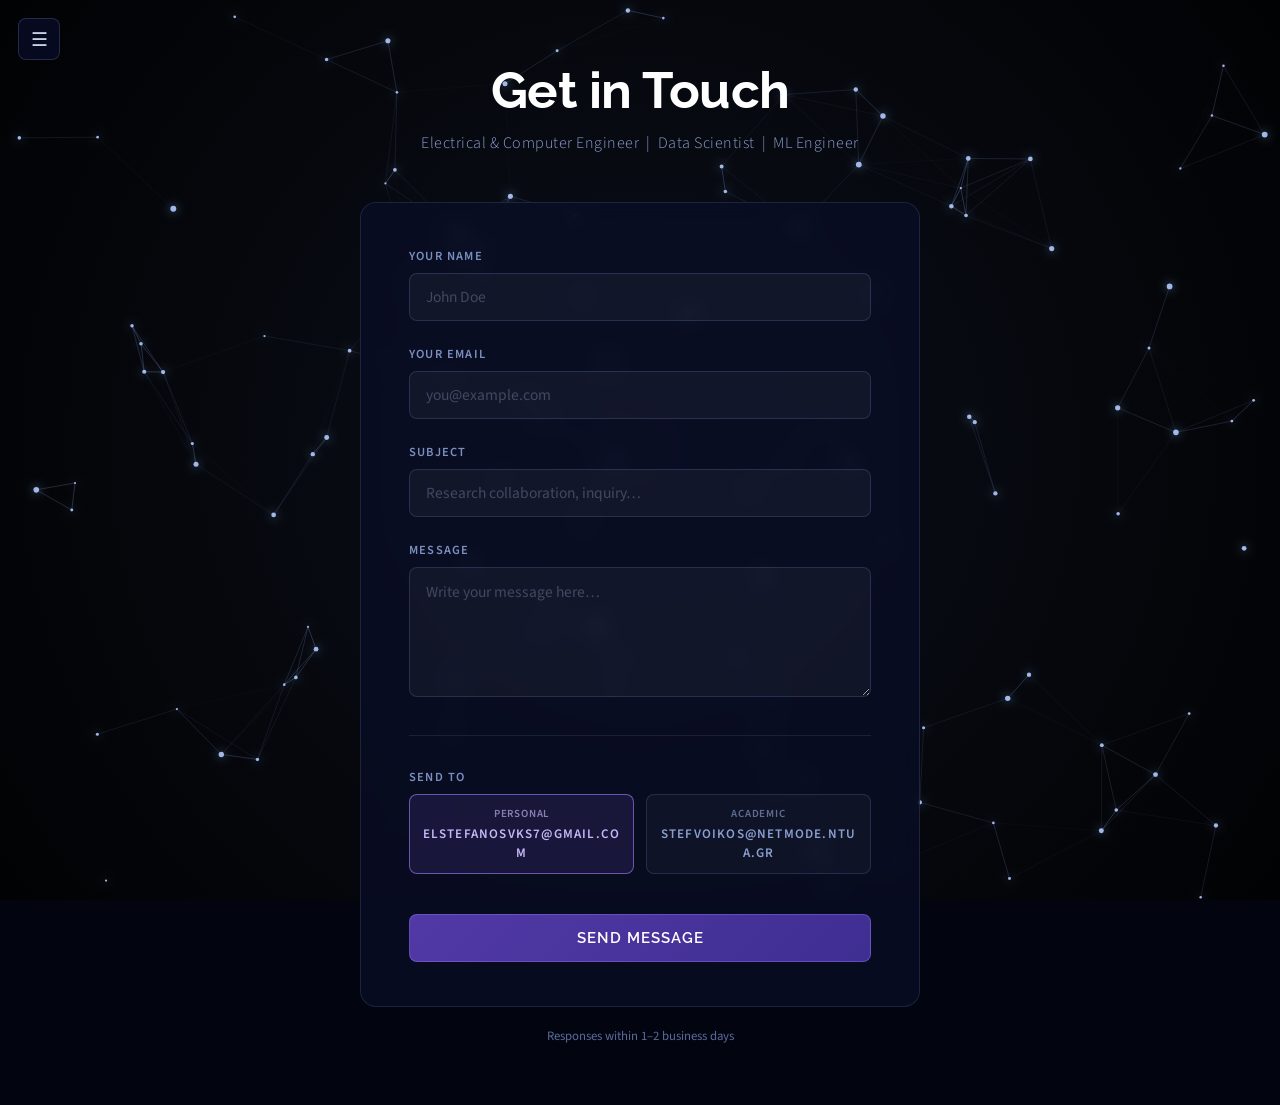
<file: contact_old.html>
<!DOCTYPE html>
<html lang="en">
<head>
  <meta charset="UTF-8" />
  <meta name="viewport" content="width=device-width, initial-scale=1.0"/>
  <title>Contact — Stefanos Voikos</title>
  <link href="https://fonts.googleapis.com/css2?family=Raleway:wght@300;400;600;700&family=Source+Sans+3:wght@300;400;600&display=swap" rel="stylesheet"/>
  <link rel="stylesheet" href="https://cdnjs.cloudflare.com/ajax/libs/font-awesome/6.5.0/css/all.min.css"/>
  <style>
    *, *::before, *::after { box-sizing: border-box; margin: 0; padding: 0; }

    body {
      background: #020510;
      color: #e8eaf6;
      font-family: 'Source Sans 3', sans-serif;
      min-height: 100vh;
      overflow-x: hidden;
    }

    canvas#mlp-bg {
      position: fixed;
      top: 0; left: 0;
      width: 100%; height: 100%;
      z-index: 0;
      pointer-events: none;
    }

    /* ── Sidebar ── */
    .sidebar {
      height: 100%;
      width: 0;
      position: fixed;
      top: 0; left: 0;
      background: #111218;
      overflow-x: hidden;
      transition: width 0.3s ease;
      z-index: 100;
      display: flex;
      flex-direction: column;
    }

    .sidebar.open { width: 280px; }

    .sidebar-content {
      display: flex;
      flex-direction: column;
      height: 100%;
      padding: 72px 0 32px;
      min-width: 280px;
    }

    .nav-links {
      flex: 1;
      display: flex;
      flex-direction: column;
      padding: 0 28px;
      gap: 4px;
    }

    .nav-links a {
      color: #c8cfe8;
      text-decoration: none;
      font-family: 'Source Sans 3', sans-serif;
      font-size: 1rem;
      font-weight: 400;
      padding: 10px 0;
      border-bottom: 1px solid rgba(255,255,255,0.05);
      transition: color 0.2s;
    }

    .nav-links a:last-child { border-bottom: none; }
    .nav-links a:hover { color: #fff; }
    .nav-links a.active { color: #fff; font-weight: 600; }

    .sidebar-footer {
      padding: 24px 28px 0;
      border-top: 1px solid rgba(255,255,255,0.08);
    }

    .sidebar-footer h3 {
      font-family: 'Raleway', sans-serif;
      font-size: 0.85rem;
      font-weight: 700;
      letter-spacing: 1px;
      text-transform: uppercase;
      color: #7b8fc0;
      margin-bottom: 16px;
      text-align: center;
    }

    .social-icons {
      display: flex;
      gap: 12px;
      justify-content: center;
      flex-wrap: wrap;
    }

    .social-icons a {
      color: #8b9fcf;
      font-size: 1.1rem;
      width: 38px; height: 38px;
      border-radius: 50%;
      border: 1px solid rgba(120,140,210,0.25);
      display: flex; align-items: center; justify-content: center;
      transition: color 0.2s, border-color 0.2s, background 0.2s;
      text-decoration: none;
    }

    .social-icons a:hover {
      color: #fff;
      border-color: rgba(150,130,230,0.6);
      background: rgba(120,90,220,0.14);
    }

    /* ── Open button ── */
    .openbtn {
      position: fixed;
      top: 18px; left: 18px;
      z-index: 200;
      background: rgba(10,14,40,0.75);
      border: 1px solid rgba(120,140,210,0.25);
      border-radius: 8px;
      color: #c8cfe8;
      font-size: 1.2rem;
      width: 42px; height: 42px;
      cursor: pointer;
      display: flex; align-items: center; justify-content: center;
      transition: background 0.2s, color 0.2s;
      backdrop-filter: blur(6px);
    }

    .openbtn:hover { background: rgba(120,90,220,0.25); color: #fff; }

    /* ── Overlay ── */
    .overlay {
      display: none;
      position: fixed;
      inset: 0;
      background: rgba(0,0,0,0.45);
      z-index: 99;
    }
    .overlay.show { display: block; }

    /* ── Main content ── */
    #main {
      position: relative;
      z-index: 1;
      min-height: 100vh;
      display: flex;
      flex-direction: column;
      align-items: center;
      justify-content: center;
      padding: 60px 24px;
      transition: margin-left 0.3s ease;
    }

    header {
      text-align: center;
      margin-bottom: 48px;
    }

    header h1 {
      font-family: 'Raleway', sans-serif;
      font-weight: 700;
      font-size: clamp(2rem, 5vw, 3.2rem);
      letter-spacing: -0.5px;
      color: #fff;
      margin-bottom: 12px;
    }

    header p {
      font-size: 1rem;
      font-weight: 300;
      color: #8b9fcf;
      letter-spacing: 0.5px;
    }

    /* ── Form card ── */
    .card {
      width: 100%;
      max-width: 560px;
      background: rgba(10, 14, 40, 0.72);
      border: 1px solid rgba(120, 140, 210, 0.18);
      border-radius: 16px;
      padding: 44px 48px;
      backdrop-filter: blur(10px);
    }

    .field { margin-bottom: 24px; }

    .field label {
      display: block;
      font-size: 0.78rem;
      font-weight: 600;
      letter-spacing: 1.2px;
      text-transform: uppercase;
      color: #7b8fc0;
      margin-bottom: 8px;
    }

    input[type="text"],
    input[type="email"],
    textarea {
      width: 100%;
      background: rgba(255,255,255,0.04);
      border: 1px solid rgba(120, 140, 210, 0.22);
      border-radius: 8px;
      color: #e8eaf6;
      font-family: 'Source Sans 3', sans-serif;
      font-size: 0.97rem;
      padding: 12px 16px;
      outline: none;
      transition: border-color 0.25s, background 0.25s;
    }

    input[type="text"]:focus,
    input[type="email"]:focus,
    textarea:focus {
      border-color: rgba(150, 130, 230, 0.6);
      background: rgba(255,255,255,0.07);
    }

    input::placeholder,
    textarea::placeholder { color: rgba(180, 190, 225, 0.3); }

    textarea {
      resize: vertical;
      min-height: 130px;
      line-height: 1.6;
    }

    .divider {
      height: 1px;
      background: rgba(120, 140, 210, 0.15);
      margin: 32px 0;
    }

    .email-toggle { display: flex; gap: 12px; }

    .email-option { flex: 1; cursor: pointer; }
    .email-option input[type="radio"] { display: none; }

    .email-option .pill {
      display: block;
      text-align: center;
      padding: 11px 10px;
      border-radius: 8px;
      border: 1px solid rgba(120, 140, 210, 0.22);
      background: rgba(255,255,255,0.03);
      font-size: 0.82rem;
      color: #8b9fcf;
      transition: all 0.22s;
      word-break: break-all;
      line-height: 1.4;
    }

    .email-option input[type="radio"]:checked + .pill {
      border-color: rgba(150, 120, 240, 0.65);
      background: rgba(120, 90, 220, 0.14);
      color: #c5b8f7;
    }

    .email-option .pill:hover {
      border-color: rgba(150, 130, 230, 0.4);
      color: #c5b8f7;
    }

    .pill-label {
      display: block;
      font-size: 0.68rem;
      letter-spacing: 0.8px;
      text-transform: uppercase;
      margin-bottom: 4px;
      opacity: 0.65;
    }

    .submit-btn {
      width: 100%;
      margin-top: 8px;
      padding: 14px;
      background: linear-gradient(135deg, rgba(100, 70, 200, 0.8), rgba(70, 50, 160, 0.9));
      border: 1px solid rgba(160, 130, 255, 0.35);
      border-radius: 8px;
      color: #fff;
      font-family: 'Raleway', sans-serif;
      font-size: 0.95rem;
      font-weight: 600;
      letter-spacing: 1px;
      text-transform: uppercase;
      cursor: pointer;
      transition: opacity 0.2s, transform 0.15s;
    }

    .submit-btn:hover { opacity: 0.88; transform: translateY(-1px); }
    .submit-btn:active { transform: scale(0.99); }

    .note {
      text-align: center;
      margin-top: 20px;
      font-size: 0.8rem;
      color: #5a6a9a;
    }

    @media (max-width: 540px) {
      .card { padding: 32px 20px; }
      .email-toggle { flex-direction: column; }
    }
  </style>
</head>
<body>

<canvas id="mlp-bg"></canvas>

<!-- Sidebar overlay -->
<div class="overlay" id="overlay" onclick="toggleNav()"></div>

<!-- Sidebar -->
<div id="mySidebar" class="sidebar">
  <div class="sidebar-content">
    <div class="nav-links">
      <a href="home.html">Home</a>
      <a href="thesis.html">Research & Dissertations</a>
      <a href="projects.html">Engineering Portfolio, Projects and Research</a>
      <a href="autobiography.html">Auto-Biography</a>
      <a href="contact.html" class="active">Contact</a>
    </div>
    <div class="sidebar-footer">
      <h3>Contact</h3>
      <div class="social-icons">
        <a href="mailto:elstefanosvks7@gmail.com" title="Gmail"><i class="fa-regular fa-envelope"></i></a>
        <a href="mailto:stefvoikos@netmode.ntua.gr" title="NTUA Email"><i class="fa-regular fa-envelope"></i></a>
        <a href="https://www.instagram.com/stefanos_vks7/" target="_blank" title="Instagram"><i class="fab fa-instagram"></i></a>
        <a href="https://www.facebook.com/profile.php?id=100054974571442" target="_blank" title="Facebook"><i class="fab fa-facebook"></i></a>
        <a href="https://github.com/StefanosVks7" target="_blank" title="GitHub"><i class="fab fa-github"></i></a>
      </div>
    </div>
  </div>
</div>

<!-- Toggle button -->
<button class="openbtn" onclick="toggleNav()" aria-label="Open menu">&#9776;</button>

<!-- Main -->
<div id="main">
  <header>
    <h1>Get in Touch</h1>
    <p>Electrical &amp; Computer Engineer &nbsp;|&nbsp; Data Scientist &nbsp;|&nbsp; ML Engineer</p>
  </header>

  <div class="card">
    <form id="contactForm" action="https://formspree.io/f/xwvjenlq" method="POST">

      <div class="field">
        <label for="name">Your Name</label>
        <input type="text" id="name" name="name" placeholder="John Doe" required />
      </div>

      <div class="field">
        <label for="sender">Your Email</label>
        <input type="email" id="sender" name="email" placeholder="you@example.com" required />
      </div>

      <div class="field">
        <label for="subject">Subject</label>
        <input type="text" id="subject" name="subject" placeholder="Research collaboration, inquiry…" required />
      </div>

      <div class="field">
        <label for="message">Message</label>
        <textarea id="message" name="message" placeholder="Write your message here…" required></textarea>
      </div>

      <div class="divider"></div>

      <div class="field">
        <label>Send To</label>
        <div class="email-toggle">
          <label class="email-option">
            <input type="radio" name="recipient" value="elstefanosvks7@gmail.com" checked />
            <span class="pill">
              <span class="pill-label">Personal</span>
              elstefanosvks7@gmail.com
            </span>
          </label>
          <label class="email-option">
            <input type="radio" name="recipient" value="stefvoikos@netmode.ntua.gr" />
            <span class="pill">
              <span class="pill-label">Academic</span>
              stefvoikos@netmode.ntua.gr
            </span>
          </label>
        </div>
      </div>

      <input type="hidden" name="_replyto" id="replyto" value="elstefanosvks7@gmail.com" />
      <input type="hidden" name="_subject" value="New message from your website" />
      <button type="submit" class="submit-btn">Send Message</button>

    </form>
  </div>

  <p class="note">Responses within 1–2 business days</p>
</div>

<script>
  /* ── Sidebar toggle ── */
  function toggleNav() {
    const sidebar = document.getElementById('mySidebar');
    const overlay = document.getElementById('overlay');
    sidebar.classList.toggle('open');
    overlay.classList.toggle('show');
  }

  /* ── Background (exact background_home.js) ── */
  const canvas = document.getElementById("mlp-bg");
  const ctx = canvas.getContext("2d");
  let W, H;
  let particles = [];
  let mouse = { x: null, y: null };
  const particleCount = 120;
  const maxDistance = 120;

  function resizeCanvas() {
    const dpr = window.devicePixelRatio || 1;
    W = window.innerWidth;
    H = window.innerHeight;
    canvas.width = W * dpr;
    canvas.height = H * dpr;
    canvas.style.width = W + "px";
    canvas.style.height = H + "px";
    ctx.setTransform(1,0,0,1,0,0);
    ctx.scale(dpr, dpr);
    initParticles();
  }

  window.addEventListener("resize", resizeCanvas);
  window.addEventListener("mousemove", e => { mouse.x = e.clientX; mouse.y = e.clientY; });
  window.addEventListener("mouseleave", () => { mouse.x = null; mouse.y = null; });

  function initParticles() {
    particles = [];
    for (let i = 0; i < particleCount; i++) {
      particles.push({
        x: Math.random() * W, y: Math.random() * H,
        vx: (Math.random() - 0.5) * 0.4,
        vy: (Math.random() - 0.5) * 0.4,
        size: Math.random() * 2 + 1
      });
    }
  }

  function drawBackground() {
    const gradient = ctx.createRadialGradient(W/2, H/2, 0, W/2, H/2, H);
    gradient.addColorStop(0, "#0b0f1a");
    gradient.addColorStop(1, "#000000");
    ctx.fillStyle = gradient;
    ctx.fillRect(0, 0, W, H);
  }

  function updateParticles() {
    for (let p of particles) {
      p.x += p.vx; p.y += p.vy;
      if (p.x < 0 || p.x > W) p.vx *= -1;
      if (p.y < 0 || p.y > H) p.vy *= -1;
      if (mouse.x !== null) {
        const dx = p.x - mouse.x, dy = p.y - mouse.y;
        const dist = Math.sqrt(dx*dx + dy*dy);
        if (dist < 150) { p.vx += dx * 0.0003; p.vy += dy * 0.0003; }
      }
    }
  }

  function drawParticles() {
    ctx.shadowColor = "rgba(120,200,255,0.7)";
    ctx.shadowBlur = 10;
    for (let p of particles) {
      ctx.fillStyle = "rgba(180,200,255,0.9)";
      ctx.beginPath();
      ctx.arc(p.x, p.y, p.size, 0, Math.PI*2);
      ctx.fill();
    }
    ctx.shadowBlur = 0;
  }

  function drawConnections() {
    for (let i = 0; i < particles.length; i++) {
      for (let j = i + 1; j < particles.length; j++) {
        const a = particles[i], b = particles[j];
        const dx = a.x - b.x, dy = a.y - b.y;
        const dist = Math.sqrt(dx*dx + dy*dy);
        if (dist < maxDistance) {
          const alpha = 1 - dist / maxDistance;
          ctx.strokeStyle = "rgba(150,180,255," + (alpha * 0.3) + ")";
          ctx.lineWidth = 1;
          ctx.beginPath();
          ctx.moveTo(a.x, a.y);
          ctx.lineTo(b.x, b.y);
          ctx.stroke();
        }
      }
    }
  }

  function animate() {
    drawBackground();
    updateParticles();
    drawConnections();
    drawParticles();
    requestAnimationFrame(animate);
  }

  resizeCanvas();
  animate();

  /* ── Switch Formspree endpoint based on selected email ── */
  const endpoints = {
    'elstefanosvks7@gmail.com': 'https://formspree.io/f/xwvjenlq',
    'stefvoikos@netmode.ntua.gr': 'https://formspree.io/f/maqzwdba'
  };
  const form = document.getElementById('contactForm');
  document.querySelectorAll('input[name="recipient"]').forEach(radio => {
    radio.addEventListener('change', function() {
      form.action = endpoints[this.value];
      document.getElementById('replyto').value = this.value;
    });
  });
</script>
</body>
</html>
</file>
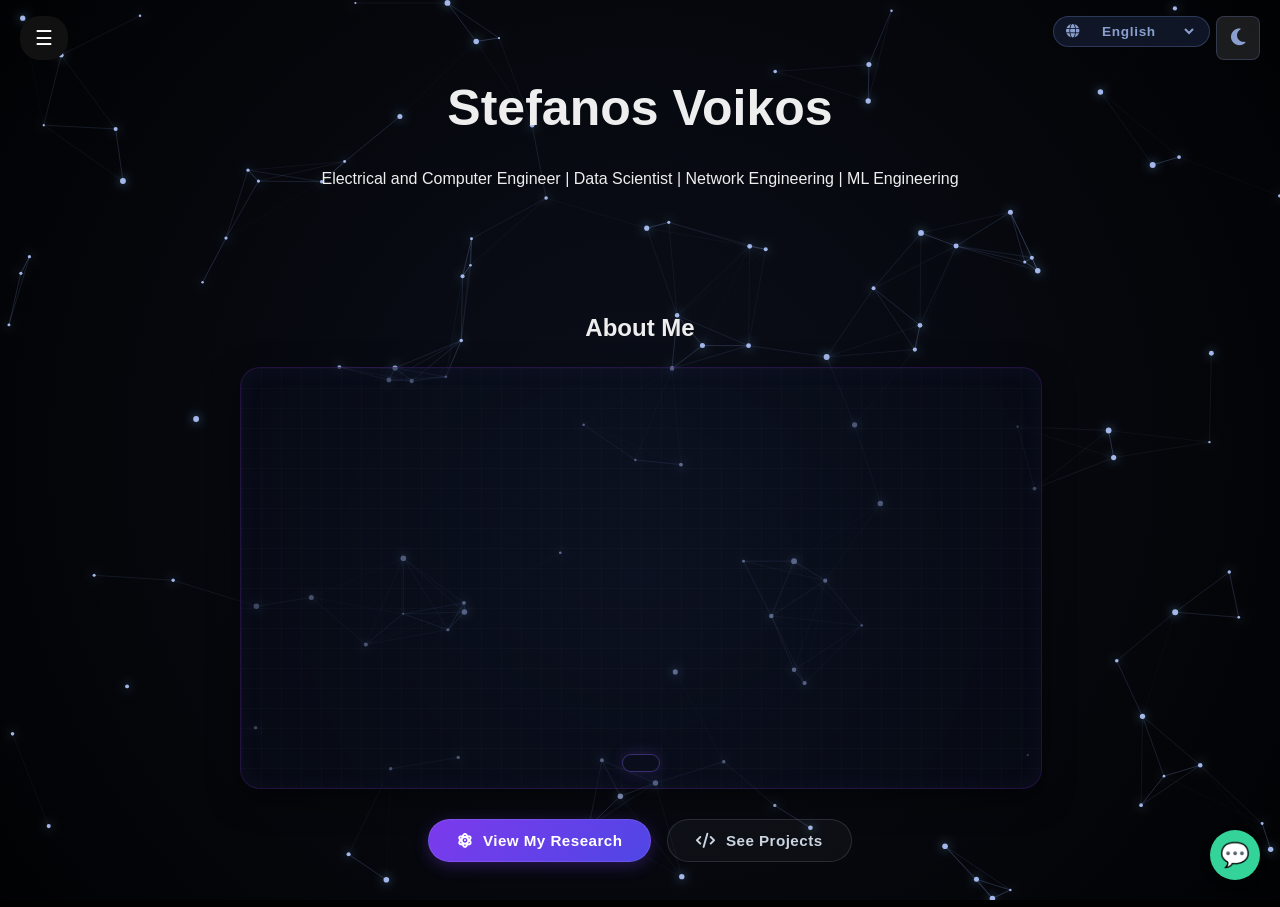
<file: home.html>
<!DOCTYPE html>
<html lang="en">
<head>
  <meta charset="UTF-8">
    <title>Stefanos Voikos - Portfolio</title>
    <!-- Δηλώνεις ποια είναι η ελληνική και ποια η αγγλική έκδοση -->
    <link rel="alternate" hreflang="el" href="https://stefanosvks7.github.io/el/" />
    <link rel="alternate" hreflang="en" href="https://stefanosvks7.github.io/" />
    <!-- Η default/global επιλογή για όσους δεν ανήκουν σε αυτές τις γλώσσες -->
    <link rel="alternate" hreflang="x-default" href="https://stefanosvks7.github.io/" />
    <meta name="description" content="Official portfolio of Stefanos Voikos, Research Assistant at NTUA. Exploring 6G networks, Machine Learning, and Federated Learning.">
    <meta name="keywords" content="Stefanos Voikos, Στέφανος Βόικος, NTUA, 6G, Federated Learning, NETMODE, ECE">
    <meta name="viewport" content="width=device-width, initial-scale=1.0">
    <link rel="icon" type="image/png" href="icon.png">
    <title data-i18n="meta-title">Stefanos Voikos</title>
    <link rel="stylesheet" href="styles.css">
    <link rel="stylesheet" href="https://cdnjs.cloudflare.com/ajax/libs/font-awesome/6.5.0/css/all.min.css">
    <script src="https://d3js.org/d3.v7.min.js"></script>
    <style>
    /* Background canvas */
    #mlp-bg {
      position: fixed;
      top: 0; left: 0;
      width: 100%; height: 100%;
      z-index: -1;
      background: black;
    }

    /* Premium CTA Button Base */
.btn {
  display: inline-flex;
  align-items: center;
  justify-content: center;
  gap: 10px; /* Space for an icon */
  padding: 12px 28px;
  font-size: 0.95rem;
  font-weight: 600;
  letter-spacing: 0.03em;
  text-decoration: none;
  border-radius: 30px;
  transition: all 0.3s cubic-bezier(0.16, 1, 0.3, 1);
  position: relative;
  overflow: hidden;
}

/* Primary Button (e.g., View My Research) - Deep Cyber Velvet */
#cta-research {
  background: linear-gradient(135deg, #7c3aed 0%, #4f46e5 100%);
  color: #ffffff;
  border: 1px solid rgba(255, 255, 255, 0.1);
  box-shadow: 0 4px 15px rgba(124, 58, 237, 0.3);
}

#cta-research:hover {
  transform: translateY(-2px);
  box-shadow: 0 0 25px rgba(124, 58, 237, 0.6);
  background: linear-gradient(135deg, #8b5cf6 0%, #6366f1 100%);
}

/* Secondary Button (e.g., See Projects) - Clean Glassmorphism */
#cta-projects {
  background: rgba(255, 255, 255, 0.03);
  color: #cbd5e1;
  border: 1px solid rgba(148, 163, 184, 0.2);
  backdrop-filter: blur(8px);
}

#cta-projects:hover {
  transform: translateY(-2px);
  background: rgba(255, 255, 255, 0.08);
  color: #ffffff;
  border-color: rgba(56, 189, 248, 0.5);
  box-shadow: 0 0 20px rgba(56, 189, 248, 0.2);
}

/* Light Mode Overrides for Balance */
body.light-mode #cta-projects {
  background: rgba(0, 0, 0, 0.02);
  color: #334155;
  border-color: rgba(51, 65, 85, 0.2);
}
body.light-mode #cta-projects:hover {
  background: rgba(0, 0, 0, 0.06);
  color: #0f172a;
}
    .social-icons {
      display: flex;
      gap: 12px;
      justify-content: center;
      flex-wrap: wrap;
    }

    .social-icons a {
      color: #8b9fcf;
      font-size: 1.1rem;
      width: 38px; height: 38px;
      border-radius: 50%;
      border: 1px solid rgba(120,140,210,0.25);
      display: flex; align-items: center; justify-content: center;
      transition: color 0.2s, border-color 0.2s, background 0.2s;
      text-decoration: none;
    }

    .social-icons a:hover {
      color: #fff;
      border-color: rgba(150,130,230,0.6);
      background: rgba(120,90,220,0.14);
    }

    /* Container για το D3 Γράφημα - High Tech Cyber Grid */
    .research-graph-container {
      width: 100%;
      height: 420px;
      margin: 25px 0;
      background: radial-gradient(circle at center, rgba(16, 24, 48, 0.4) 0%, rgba(8, 12, 24, 0.7) 100%);
      border: 1px solid rgba(147, 51, 234, 0.2);
      border-radius: 20px;
      backdrop-filter: blur(12px);
      box-shadow: inset 0 0 24px rgba(139, 92, 246, 0.05), 0 10px 30px rgba(0,0,0,0.5);
      overflow: hidden;
      position: relative;
    }

    /* Mathematical Faint Grid Overlay */
    .research-graph-container::before {
      content: "";
      position: absolute;
      inset: 0;
      background-image: linear-gradient(rgba(255,255,255,0.015) 1px, transparent 1px), linear-gradient(90deg, rgba(255,255,255,0.015) 1px, transparent 1px);
      background-size: 20px 20px;
      pointer-events: none;
    }

    .graph-tooltip {
      position: absolute;
      bottom: 16px;
      left: 50%;
      transform: translateX(-50%);
      background: rgba(10, 15, 30, 0.9);
      border: 1px solid rgba(139, 92, 246, 0.4);
      box-shadow: 0 0 15px rgba(139, 92, 246, 0.2);
      color: #f1f5f9;
      padding: 8px 18px;
      border-radius: 30px;
      font-size: 0.8rem;
      font-weight: 500;
      pointer-events: none;
      white-space: nowrap;
      letter-spacing: 0.03em;
      transition: all 0.2s ease;
    }

    /* SVG Node styling */
    .node circle {
      cursor: pointer;
      stroke-width: 2px;
      transition: r 0.3s cubic-bezier(0.175, 0.885, 0.32, 1.275), stroke-width 0.3s, filter 0.3s, opacity 0.3s;
    }
    /* .node text {
      font-family: system-ui, -apple-system, sans-serif;
      font-size: 11px;
      fill: #94a3b8;
      pointer-events: none;
      user-select: none;
      transition: fill 0.3s, font-size 0.3s, opacity 0.3s;
    } */
    .node text {
      font-family: system-ui, -apple-system, sans-serif;
      font-size: 11px;
      fill: currentColor; /* Inherits system text colors across dark/light transitions */
      pointer-events: none;
      user-select: none;
      transition: fill 0.3s, font-size 0.3s, opacity 0.3s;
    }
    .link {
      stroke-opacity: 0.15;
      stroke-width: 1.5px;
      transition: stroke-opacity 0.3s, stroke 0.3s, stroke-width 0.3s;
    }

    /* Highlighting context classes */
    .node.dimmed circle, .node.dimmed text {
      opacity: 0.25;
    }
    .link.dimmed {
      stroke-opacity: 0.05;
    }
    .link.highlighted {
      stroke-opacity: 0.8;
      stroke-width: 2.5px;
    }

    /* Sleek Language Dropdown Integration */
    .lang-dropdown-wrapper {
      position: fixed;
      top: 16px;
      right: 70px;
      z-index: 1000;
      background: rgba(20, 28, 50, 0.75);
      border: 1px solid rgba(120, 140, 210, 0.3);
      color: #8b9fcf;
      padding: 6px 12px;
      border-radius: 20px;
      display: flex;
      align-items: center;
      gap: 8px;
      transition: all 0.2s;
      backdrop-filter: blur(6px);
    }

    /* Το εικονίδιο μέσα στον wrapper */
    .lang-dropdown-wrapper i {
      position: absolute;
      left: 12px;
      top: 50%;
      transform: translateY(-50%);
      color: #8b9fcf;
      pointer-events: none;
      font-size: 0.85rem;
    }
    .lang-dropdown-wrapper:hover {
      border-color: rgba(150, 130, 230, 0.6);
      color: #fff;
    }
    body.light-mode .lang-dropdown-wrapper {
      background: rgba(240,243,252,0.85);
      border-color: rgba(80,100,200,0.25);
      color: #4a5a9a;
    }
    body.light-mode .lang-dropdown-wrapper:hover {
      color: #1a237e;
    }

    .lang-toggle-select {
      background: transparent;
      border: none;
      color: inherit;
      font-size: 0.85rem;
      font-weight: 600;
      cursor: pointer;
      outline: none;
      letter-spacing: 0.05em;
      padding-left: 32px;
    }
    .lang-toggle-select option {
      background: #0d1222;
      color: #fff;
    }
    body.light-mode .lang-toggle-select option {
      background: #ffffff;
      color: #333333;
    }

#chat-toggle-btn {
    position: fixed;
    bottom: 20px;
    right: 20px;
    width: 50px;
    height: 50px;
    border-radius: 50%;
    background: #34d399;
    color: white;
    border: none;
    font-size: 24px;
    cursor: pointer;
    box-shadow: 0 4px 10px rgba(0,0,0,0.3);
    z-index: 9999;
}
#chat-window {
    position: fixed;
    bottom: 80px;
    right: 20px;
    width: 320px;
    height: 400px;
    /* Η μαγική ιδιότητα για αλλαγή μεγέθους */
    resize: both; /* Επιτρέπει στον χρήστη να το μεγαλώνει/μικραίνει οριζόντια και κάθετα */
    overflow: auto; /* Απαραίτητο μαζί με το resize για να δουλέψει σωστά */
    
    /* Ορίζουμε και όρια (min/max) για να μην το κάνει τεράστιο ή εξαφανιστεί */
    min-width: 300px;
    min-height: 400px;
    max-width: 600px;
    max-height: 80vh;
    background: white; /* Ή το φόντο που έχεις */
    border-radius: 12px;
    box-shadow: 0 10px 25px rgba(0,0,0,0.5);
    display: flex;
    flex-direction: column;
    z-index: 1000;
}
    /* Κατάσταση μεγέθυνσης */
#chat-window.fullscreen-chat {
    width: 90vw !important;
    height: 85vh !important;
    bottom: 5vh !important;
    right: 5vw !important;
}

#chat-header {
    background: linear-gradient(135deg, #6366f1, #b9e00b);
    color: white;
    padding: 10px 15px;
    display: flex;
    justify-content: space-between;
    align-items: center;
}
#chat-header button {
    background: none;
    border: none;
    color: white;
    font-size: 16px;
    cursor: pointer;
}
#chat-messages {
    flex: 1;
    padding: 10px;
    overflow-y: auto;
    font-size: 14px;
    display: flex;
    flex-direction: column;
    gap: 8px;
}
#chat-input-area {
    display: flex;
    padding: 10px;
    border-top: 1px solid #ddd;
    background: #f9f9f9;
}
#chat-user-input {
    flex: 1;
    padding: 8px;
    border: 1px solid #ccc;
    border-radius: 4px;
    outline: none;
}
#chat-input-area button {
    background: linear-gradient(135deg, #6366f1, #b9e00b);
    color: white;
    border: none;
    padding: 8px 12px;
    margin-left: 5px;
    border-radius: 4px;
    cursor: pointer;
}
.chat-msg {
    padding: 8px 12px;
    border-radius: 8px;
    max-width: 80%;
    word-wrap: break-word;
}
.chat-msg.user {
    background: #34d399;
    color: white;
    align-self: flex-end;
}
.chat-msg.ai {
    background: #e1e1e1;
    color: black;
    align-self: flex-start;
}
  </style>
</head>
<body>
  <canvas id="mlp-bg"></canvas>

  <div id="mySidebar" class="sidebar">
    <div class="sidebar-content">
      <div class="nav-links" id="sidebar-nav-links">
        <a href="index.html" data-i18n="nav-home">Home</a>
        <a href="thesis.html" data-i18n="nav-research">Research & Dissertations</a>
        <a href="projects.html" data-i18n="nav-projects">Engineering Portfolio, Projects and Research</a>
        <a href="autobiography.html" data-i18n="nav-bio">Auto-Biography</a>
        <a href="contact.html" data-i18n="nav-contact">Contact</a>
      </div>
      <div class="sidebar-footer">
        <h3 data-i18n="footer-contact">Contact</h3>
        <div class="social-icons">
          <a href="mailto:elstefanosvks7@gmail.com" title="Gmail"><i class="fa-regular fa-envelope"></i></a>
          <a href="mailto:stefvoikos@netmode.ntua.gr" title="NTUA Email"><i class="fa-regular fa-envelope"></i></a>
          <a href="https://www.instagram.com/stefanos_vks7/" target="_blank" title="Instagram"><i class="fab fa-instagram"></i></a>
          <a href="https://www.facebook.com/profile.php?id=100054974571442" target="_blank" title="Facebook"><i class="fab fa-facebook"></i></a>
          <a href="https://github.com/StefanosVks7" target="_blank" title="GitHub"><i class="fab fa-github"></i></a>
          <a href="https://www.linkedin.com/in/stefanos-voikos-3a5b98216/" target="_blank" title="LinkedIn"><i class="fab fa-linkedin"></i></a>
        </div>
      </div>
    </div>
  </div>

  <div id="main">
    <button class="openbtn" onclick="toggleNav()">&#9776;</button>
    
    <div class="lang-dropdown-wrapper">
      <i class="fa-solid fa-globe"></i>
      <select id="language-selector" class="lang-toggle-select" onchange="translatePage(this.value)">
        <option value="en">English</option>
        <option value="el">Ελληνικά</option>
        <option value="de">Deutsch</option>
        <option value="fr">Français</option>
        <option value="it">Italiano</option>
        <option value="es">Español</option>
        <option value="ru">Русский</option>
        <option value="pt">Português</option>
        <option value="pl">Polski</option>
        <option value="sv">Svenska</option>
        <option value="sr">Српски</option>
        <option value="bg">Български</option>
        <option value="ro">Română</option>
        <option value="sq">Shqip</option>
        <option value="fa">فارسی</option>
        <option value="ar">العربية</option>
        <option value="zh">中文</option>
        <option value="ja">日本語</option>
        <option value="hi">हिन्दी</option>
      </select>
    </div>
  
    <button id="theme-toggle" class="theme-btn" onclick="toggleTheme()">
      <i class="fa-solid fa-moon"></i>
    </button>
    
    <header class="header">
      <h1 class="fade-in" data-i18n="meta-title">Stefanos Voikos</h1>
      <p class="fade-in delay-1" data-i18n="header-sub">Electrical and Computer Engineer | Data Scientist | Network Engineering | ML Engineering</p>
    </header>

    <section class="about fade-in delay-2">
      <h2 data-i18n="about-title">About Me</h2>
      <p id="about-p1"></p>
      <p id="about-p2"></p>

      <div class="research-graph-container" id="d3-container">
        <div class="graph-tooltip" id="graph-tip"></div>
      </div>

      <div class="cta-container" style="display: flex; gap: 16px; justify-content: center; margin-top: 30px;">
        <a href="thesis.html" class="btn" id="cta-research">
          <i class="fa-solid fa-atom animate-pulse"></i> 
          <span data-i18n="cta-research">View My Research</span>
        </a>
        <a href="projects.html" class="btn" id="cta-projects">
          <i class="fa-solid fa-code"></i> 
          <span data-i18n="cta-projects">See Projects</span>
        </a>
      </div>
      <!-- <h2 data-i18n="services-title" style="text-align: center; margin-bottom: 30px;">Professional Focus</h2>
        <div style="display: grid; grid-template-columns: repeat(auto-fit, minmax(300px, 1fr)); gap: 20px;">
            
            <div style="background: rgba(255,255,255,0.03); padding: 25px; border-radius: 20px; border: 1px solid rgba(139, 92, 246, 0.2); backdrop-filter: blur(10px);">
                <i class="fa-solid fa-microchip" style="color: #8b5cf6; font-size: 2rem; margin-bottom: 15px;"></i>
                <h3 data-i18n="acad-title">Academic Consulting</h3>
                <p data-i18n="acad-desc" style="color: #94a3b8; font-size: 0.9rem;">Expertise in 6G wireless architecture, Federated Learning optimization, and complex Python simulations.</p>
                <a href="thesis.html" data-i18n="acad-link" style="color: #38bdf8; text-decoration: none; font-weight: 600;">Explore Research &rarr;</a>
            </div>
    
            <div style="background: rgba(255,255,255,0.03); padding: 25px; border-radius: 20px; border: 1px solid rgba(56, 189, 248, 0.2); backdrop-filter: blur(10px);">
                <i class="fa-solid fa-screwdriver-wrench" style="color: #38bdf8; font-size: 2rem; margin-bottom: 15px;"></i>
                <h3 data-i18n="tech-title">Technical Services (betterPC)</h3>
                <p data-i18n="tech-desc" style="color: #94a3b8; font-size: 0.9rem;">High-performance PC building, hardware diagnostic services, and tailored tech consulting for the Greek market.</p>
                <a href="https://betterpcgreece.github.io" data-i18n="tech-link" style="color: #38bdf8; text-decoration: none; font-weight: 600;">Visit betterPC &rarr;</a>
            </div>
        </div> -->
    </section>
    <!-- <div id="chatbox"></div>
    <input type="text" id="userInput" placeholder="Ask something...">
    <button onclick="sendMessage()">Send</button>
  </div> -->
  
  <script src="script.js"></script>
  <script src="background_home.js"></script>

  <script>
    // --- Dictionary Structure Supporting Your Custom script.js / local-assets Logic ---
    const i18nData = {
  en: {
    "meta-title": "Stefanos Voikos",
    "nav-home": "Home",
    "nav-research": "Research & Dissertations",
    "nav-projects": "Engineering Portfolio, Projects and Research",
    "nav-bio": "Auto-Biography",
    "nav-contact": "Contact",
    "footer-contact": "Contact",
    "header-sub": "Electrical and Computer Engineer | Data Scientist | Network Engineering | ML Engineering",
    "about-title": "About Me",
    "about-p1": "Stefanos Voikos is a Research Assistant at the <strong>Network Management and Optimal Design Laboratory</strong> at the National Technical University of Athens (NTUA).",
    "about-p2": "Following my MSc, I have transitioned into doctoral studies focusing on the intersection of <strong>Next-Generation Wireless Networks (6G)</strong> and <strong>Distributed Intelligence</strong>. My current work explores the orchestration of radio and compute resources to support massive-scale Federated Learning, being passionate about applying optimization and distributed learning techniques to enhance the scalability and energy efficiency of next-generation networks.",
    "cta-research": "View My Research",
    "cta-projects": "See Projects",
    "tip-default": "Drag nodes to explore • Click to view projects",
    "tip-hover": "🔗 Go to: <strong>{node}</strong> section",
    "node-stefanos": "Stefanos",
    "node-6g": "6G Networks",
    "node-fl": "Federated Learning",
    "node-opt": "Optimization",
    "node-ris": "RIS / Beamforming",
    "node-res": "Resource Allocation",
    "node-dist": "Distributed Intelligence",
    "node-tools": "CVXPY / Gurobi",
    "node-ds": "Python / Data Science",
    "services-title": "Professional Focus",
    "acad-title": "Academic Consulting",
    "acad-desc": "Expertise in 6G wireless architecture, Federated Learning optimization, and complex Python simulations.",
    "acad-link": "Explore Research →",
    "tech-title": "Technical Services (betterPC)",
    "tech-desc": "High-performance PC building, hardware diagnostic services, and tailored tech consulting for the Greek market.",
    "tech-link": "Visit betterPC →",
    "chat-title": "AI Assistant",
    "chat-placeholder": "Type a message...",
    "chat-send": "Send"
  },
  el: {
    "meta-title": "Στέφανος Βόικος",
    "nav-home": "Αρχική",
    "nav-research": "Έρευνα & Διατριβές",
    "nav-projects": "Μηχανικό Portfolio, Έργα και Έρευνα",
    "nav-bio": "Αυτοβιογραφία",
    "nav-contact": "Επικοινωνία",
    "footer-contact": "Επικοινωνία",
    "header-sub": "Ηλεκτρολόγος Μηχανικός και Μηχανικός Υπολογιστών | Data Scientist | Network Engineering | ML Engineering",
    "about-title": "Σχετικά με Εμένα",
    "about-p1": "Ο Στέφανος Βόικος είναι Βοηθός Ερευνητής στο <strong>Εργαστήριο Διαχείρισης Δικτύων και Βέλτιστου Σχεδιασμού (Netmode)</strong> του Εθνικού Μετσοβίου Πολυτεχνείου (ΕΜΠ).",
    "about-p2": "Μετά την ολοκλήρωση του ΠΜΣ, μετέβην σε διδακτορικές σπουδές με επίκεντρο την τομή των <strong>Ασύρματων Δικτύων Επόμενης Γενιάς (6G)</strong> και της <strong>Κατανεμημένης Νοημοσύνης (Distributed Intelligence)</strong>. Η τρέχουσα έρευνά μου επικεντρώνεται στην ενορχήστρωση ραδιοσυχνοτήτων και υπολογιστικών πόρων για την υποστήριξη Ομόσπονδης Μάθησης (Federated Learning) μαζικής κλίμακας, με πάθος για την εφαρμογή τεχνικών βελτιστοποίησης για την ενίσχυση της επεκτασιμότητας και της ενεργειακής αποδο적ότητας.",
    "cta-research": "Προβολή Έρευνας",
    "cta-projects": "Δείτε τα Έργα",
    "tip-default": "Σύρετε τους κόμβους για εξερεύνηση • Κάντε κλικ για προβολή έργων",
    "tip-hover": "🔗 Μετάβαση στην ενότητα: <strong>{node}</strong>",
    "node-stefanos": "Στέφανος",
    "node-6g": "Δίκτυα 6G",
    "node-fl": "Ομόσπονδη Μάθηση",
    "node-opt": "Βελτιστοποίηση",
    "node-ris": "RIS / Διαμόρφωση Δέσμης (Beamforming)",
    "node-res": "Κατανομή Πόρων",
    "node-dist": "Κατανεμημένη Νοημοσύνη",
    "node-tools": "CVXPY / Gurobi",
    "node-ds": "Python / Επιστήμη Δεδομένων",
    "services-title": "Επαγγελματική Εστίαση",
    "acad-title": "Ακαδημαϊκή Συμβουλευτική",
    "acad-desc": "Εμπειρία σε αρχιτεκτονική 6G, βελτιστοποίηση Federated Learning και πολύπλοκες προσομοιώσεις Python.",
    "acad-link": "Δείτε την Έρευνα →",
    "tech-title": "Τεχνικές Υπηρεσίες (betterPC)",
    "tech-desc": "PC building υψηλών επιδόσεων, διαγνωστικοί έλεγχοι hardware και τεχνικό consulting για την ελληνική αγορά.",
    "tech-link": "Επίσκεψη στο betterPC →",
    "chat-title": "Ψηφιακός Βοηθός",
    "chat-placeholder": "Γράψε ένα μήνυμα...",
    "chat-send": "Αποστολή"
  },
  de: {
    "meta-title": "Stefanos Voikos",
    "nav-home": "Startseite",
    "nav-research": "Forschung & Dissertationen",
    "nav-projects": "Ingenieur-Portfolio, Projekte und Forschung",
    "nav-bio": "Autobiographie",
    "nav-contact": "Kontakt",
    "footer-contact": "Kontakt",
    "header-sub": "Elektro- und Informationstechniker | Data Scientist | Netzwerkingenieurwesen | ML-Ingenieurwesen",
    "about-title": "Über mich",
    "about-p1": "Stefanos Voikos ist wissenschaftlicher Mitarbeiter am <strong>Network Management and Optimal Design Laboratory</strong> der Nationalen Technischen Universität Athen (NTUA).",
    "about-p2": "Nach meinem Master-Abschluss habe ich ein Promotionsstudium begonnen, das sich auf die Schnittstelle zwischen <strong>Mobilfunknetzen der nächsten Generation (6G)</strong> und <strong>Verteilter Intelligenz</strong> konzentriert. Meine aktuelle Arbeit untersucht die Orchestrierung von Funk- und Rechenressourcen zur Unterstützung von großskaligem Föderiertem Lernen. Meine Leidenschaft gilt der Anwendung von Optimierungs- und verteilten Lernverfahren, um die Skalierbarkeit und Energieeffizienz von Netzwerken der nächsten Generation zu verbessern.",
    "cta-research": "Forschung anzeigen",
    "cta-projects": "Projekte ansehen",
    "tip-default": "Knoten ziehen zum Erkunden • Klicken zum Anzeigen von Projekten",
    "tip-hover": "🔗 Gehe zu Bereich: <strong>{node}</strong>",
    "node-stefanos": "Stefanos",
    "node-6g": "6G-Netzwerke",
    "node-fl": "Föderiertes Lernen",
    "node-opt": "Optimierung",
    "node-ris": "RIS / Beamforming",
    "node-res": "Ressourcenallokation",
    "node-dist": "Verteilte Intelligenz",
    "node-tools": "CVXPY / Gurobi",
    "node-ds": "Python / Datenwissenschaft",
    "services-title": "Beruflicher Schwerpunkt",
    "acad-title": "Akademische Beratung",
    "acad-desc": "Expertise in 6G-Netzwerkarchitektur, Federated Learning-Optimierung und Python-Simulationen.",
    "acad-link": "Forschung ansehen →",
    "tech-title": "Technische Dienste (betterPC)",
    "tech-desc": "High-Performance PC-Bau, Hardware-Diagnose und technisches Consulting.",
    "tech-link": "betterPC besuchen →",
    "chat-title": "KI-Assistent",
    "chat-placeholder": "Schreiben Sie eine Nachricht...",
    "chat-send": "Senden"
  },
  fr: {
    "meta-title": "Stefanos Voikos",
    "nav-home": "Accueil",
    "nav-research": "Recherche & Dissertations",
    "nav-projects": "Portfolio d'Ingénierie, Projets et Recherche",
    "nav-bio": "Autobiographie",
    "nav-contact": "Contact",
    "footer-contact": "Contact",
    "header-sub": "Ingénieur Électricien et Informaticien | Data Scientist | Ingénierie Réseau | Ingénierie ML",
    "about-title": "À Propos de Moi",
    "about-p1": "Stefanos Voikos est assistant de recherche au <strong>Network Management and Optimal Design Laboratory</strong> de l'Université Polytechnique Nationale d'Athènes (NTUA).",
    "about-p2": "Après l'obtention de mon Master, j'ai entamé des études doctorales axées sur l'intersection des <strong>réseaux sans fil de nouvelle génération (6G)</strong> et de l'<strong>intelligence distribuée</strong>. Mes travaux actuels explorent l'orchestration des ressources radio et informatiques pour soutenir l'apprentissage fédéré à grande échelle, avec une passion pour l'application de techniques d'optimisation et d'apprentissage distribué afin d'améliorer l'évolutivité et l'efficacité énergétique des réseaux de nouvelle génération.",
    "cta-research": "Voir mes Recherches",
    "cta-projects": "Voir les Projets",
    "tip-default": "Glissez les nœuds pour explorer • Cliquez pour voir les projets",
    "tip-hover": "🔗 Aller à la section : <strong>{node}</strong>",
    "node-stefanos": "Stefanos",
    "node-6g": "Réseaux 6G",
    "node-fl": "Apprentissage Fédéré",
    "node-opt": "Optimisation",
    "node-ris": "RIS / Formation de Faisceaux (Beamforming)",
    "node-res": "Allocation des Ressources",
    "node-dist": "Intelligence Distribuée",
    "node-tools": "CVXPY / Gurobi",
    "node-ds": "Python / Science des Données",
    "services-title": "Focus Professionnel",
    "acad-title": "Conseil Académique",
    "acad-desc": "Expertise en architecture réseau 6G, optimisation de Federated Learning et simulations Python.",
    "acad-link": "Voir la recherche →",
    "tech-title": "Services Techniques (betterPC)",
    "tech-desc": "Montage PC haute performance, diagnostic matériel et conseil technique pour le marché grec.",
    "tech-link": "Visiter betterPC →",
    "chat-title": "Assistant IA",
    "chat-placeholder": "Écrivez un message...",
    "chat-send": "Envoyer"
  },
  it: {
    "meta-title": "Stefanos Voikos",
    "nav-home": "Home",
    "nav-research": "Ricerca & Dissertazioni",
    "nav-projects": "Portfolio di Ingegneria, Progetti e Ricerca",
    "nav-bio": "Autobiografia",
    "nav-contact": "Contatti",
    "footer-contact": "Contatti",
    "header-sub": "Ingegnere Elettrico e Informatico | Data Scientist | Ingegneria di Rete | Ingegneria ML",
    "about-title": "Chi Sono",
    "about-p1": "Stefanos Voikos è un assistente di ricerca presso il <strong>Network Management and Optimal Design Laboratory</strong> dell'Università Tecnica Nazionale di Atene (NTUA).",
    "about-p2": "Dopo il conseguimento della laurea magistrale, ho intrapreso gli studi di dottorato concentrandomi sull'intersezione tra le <strong>reti wireless di nuova generazione (6G)</strong> e l'<strong>intelligenza distribuita</strong>. Il mio lavoro attuale esplora l'orchestrazione delle risorse radio e computazionali per supportare l'apprendimento federato su scala di massa, guidato dalla passione per l'applicazione di tecniche di ottimizzazione e apprendimento distribuito volte a migliorare la scalabilità e l'efficienza energetica delle reti di prossima generazione.",
    "cta-research": "Visualizza la Ricerca",
    "cta-projects": "Mostra Progetti",
    "tip-default": "Trascina i nodi per esplorare • Clicca per vedere i progetti",
    "tip-hover": "🔗 Vai alla sezione: <strong>{node}</strong>",
    "node-stefanos": "Stefanos",
    "node-6g": "Reti 6G",
    "node-fl": "Apprendimento Federato",
    "node-opt": "Ottimizzazione",
    "node-ris": "RIS / Beamforming",
    "node-res": "Allocazione Risorse",
    "node-dist": "Intelligenza Distribuita",
    "node-tools": "CVXPY / Gurobi",
    "node-ds": "Python / Scienza dei Dati",
    "services-title": "Focus Professionale",
        "acad-title": "Consulenza Accademica",
        "acad-desc": "Competenza in architettura 6G, ottimizzazione Federated Learning e simulazioni Python.",
        "acad-link": "Vedi Ricerca →",
        "tech-title": "Servizi Tecnici (betterPC)",
        "tech-desc": "Assemblaggio PC ad alte prestazioni, diagnostica hardware e consulenza tecnica.",
        "tech-link": "Visita betterPC →",
    "chat-title": "Assistente AI",
    "chat-placeholder": "Scrivi un messaggio...",
    "chat-send": "Invia"
  },
  es: {
    "meta-title": "Stefanos Voikos",
    "nav-home": "Inicio",
    "nav-research": "Investigación y Tesis",
    "nav-projects": "Portafolio de Ingeniería, Proyectos e Investigación",
    "nav-bio": "Autobiografía",
    "nav-contact": "Contacto",
    "footer-contact": "Contacto",
    "header-sub": "Ingeniero Eléctrico y de Computación | Científico de Datos | Ingeniería de Redes | Ingeniería de ML",
    "about-title": "Sobre Mí",
    "about-p1": "Stefanos Voikos es asistente de investigación en el <strong>Network Management and Optimal Design Laboratory</strong> de la Universidad Técnica Nacional de Atenas (NTUA).",
    "about-p2": "Tras finalizar mi maestría, he iniciado mis estudios de doctorado centrándome en la intersección de las <strong>redes inalámbricas de próxima generación (6G)</strong> y la <strong>inteligencia distribuida</strong>. Mi trabajo actual explora la orquestación de recursos de radio y computación para dar soporte al aprendizaje federado a gran escala, con pasión por aplicar técnicas de optimización y aprendizaje distribuido para mejorar la escalabilidad y la eficiencia energética de las redes de próxima generación.",
    "cta-research": "Ver Mi Investigación",
    "cta-projects": "Ver Proyectos",
    "tip-default": "Arrastra los nodos para explorar • Haz clic para ver los proyectos",
    "tip-hover": "🔗 Ir a la sección: <strong>{node}</strong>",
    "node-stefanos": "Stefanos",
    "node-6g": "Redes 6G",
    "node-fl": "Aprendizaje Federado",
    "node-opt": "Optimización",
    "node-ris": "RIS / Conformación de Haz (Beamforming)",
    "node-res": "Asignación de Recursos",
    "node-dist": "Inteligencia Distribuída",
    "node-tools": "CVXPY / Gurobi",
    "node-ds": "Python / Ciencia de Datos",
    "services-title": "Enfoque Profesional",
        "acad-title": "Consultoría Académica",
        "acad-desc": "Experiencia en arquitectura 6G, optimización de Federated Learning y simulaciones Python.",
        "acad-link": "Ver Investigación →",
        "tech-title": "Servicios Técnicos (betterPC)",
        "tech-desc": "Ensamblaje de PC de alto rendimiento, diagnóstico de hardware y consultoría técnica.",
        "tech-link": "Visitar betterPC →",
    "chat-title": "Asistente de IA",
    "chat-placeholder": "Escribe un mensaje...",
    "chat-send": "Enviar"
  },
  ru: {
    "meta-title": "Стефанос Воикос",
    "nav-home": "Главная",
    "nav-research": "Исследования и диссертации",
    "nav-projects": "Инженерное портфолио, проекты и исследования",
    "nav-bio": "Автобиография",
    "nav-contact": "Контакты",
    "footer-contact": "Контакты",
    "header-sub": "Инженер-электрик и вычислительной техники | Дата-сайентист | Сетевая инженерия | Инженерия ML",
    "about-title": "О себе",
    "about-p1": "Стефанос Воикос — научный сотрудник в <strong>Network Management and Optimal Design Laboratory</strong> Афинского национального технического университета (NTUA).",
    "about-p2": "После получения степени магистра я перешел к докторским исследованиям, сосредоточенным на стыке <strong>беспроводных сетей нового поколения (6G)</strong> и <strong>распределенного интеллекта</strong>. Моя текущая работа посвящена оркестровке радио- и вычислительных ресурсов для поддержки крупномасштабного федеративного обучения. Я увлечен применением методов оптимизации и распределенного обучения для повышения масштабируемости и энергоэффективности сетей следующего поколения.",
    "cta-research": "Посмотреть исследования",
    "cta-projects": "Посмотреть проекты",
    "tip-default": "Перетаскивайте узлы для изучения • Нажмите для просмотра проектов",
    "tip-hover": "🔗 Перейти в раздел: <strong>{node}</strong>",
    "node-stefanos": "Стефанос",
    "node-6g": "Сети 6G",
    "node-fl": "Федеративное обучение",
    "node-opt": "Оптимизация",
    "node-ris": "RIS / Формирование луча",
    "node-res": "Выделение ресурсов",
    "node-dist": "Распределенный интеллект",
    "node-tools": "CVXPY / Gurobi",
    "node-ds": "Python / Наука о Данных",
    "services-title": "Профессиональный фокус",
        "acad-title": "Академический консалтинг",
        "acad-desc": "Опыт в архитектуре 6G, оптимизации Federated Learning и симуляциях на Python.",
        "acad-link": "Исследование →",
        "tech-title": "Технические услуги (betterPC)",
        "tech-desc": "Сборка мощных ПК, диагностика оборудования и технический консалтинг.",
        "tech-link": "Перейти на betterPC →",
    "chat-title": "ИИ-помощник",
    "chat-placeholder": "Введите сообщение...",
    "chat-send": "Отправить"
  },
  pt: {
    "meta-title": "Stefanos Voikos",
    "nav-home": "Início",
    "nav-research": "Pesquisa e Dissertações",
    "nav-projects": "Portfólio de Engenharia, Projetos e Pesquisa",
    "nav-bio": "Autobiografia",
    "nav-contact": "Contacto",
    "footer-contact": "Contacto",
    "header-sub": "Engenheiro Eletrotécnico e de Computadores | Cientista de Dados | Engenharia de Redes | Engenharia de ML",
    "about-title": "Sobre Mim",
    "about-p1": "Stefanos Voikos é assistente de investigação no <strong>Network Management and Optimal Design Laboratory</strong> na Universidade Técnica Nacional de Atenas (NTUA).",
    "about-p2": "Após a conclusão do meu mestrado, transitei para os estudos de doutoramento focando-me na interseção de <strong>Redes Sem Fios de Próxima Geração (6G)</strong> e <strong>Inteligência Distribuída</strong>. O meu trabalho atual explora a orquestração de recursos de rádio e computação para suportar aprendizagem federada em larga escala, sendo apaixonado pela aplicação de técnicas de otimização e aprendizagem distribuída para melhorar a escalabilidade e eficiência energética das redes de próxima geração.",
    "cta-research": "Ver Minha Pesquisa",
    "cta-projects": "Ver Projetos",
    "tip-default": "Arraste os nós para explorar • Clique para ver os projetos",
    "tip-hover": "🔗 Ir para a secção: <strong>{node}</strong>",
    "node-stefanos": "Stefanos",
    "node-6g": "Redes 6G",
    "node-fl": "Aprendizagem Federada",
    "node-opt": "Otimização",
    "node-ris": "RIS / Conformação de Feixe (Beamforming)",
    "node-res": "Alocação de Recursos",
    "node-dist": "Inteligência Distribuída",
    "node-tools": "CVXPY / Gurobi",
    "node-ds": "Python / Ciência de Dados",
    "services-title": "Foco Profissional",
        "acad-title": "Consultoria Acadêmica",
        "acad-desc": "Especialização em arquitetura 6G, otimização de Federated Learning e simulações em Python.",
        "acad-link": "Ver Pesquisa →",
        "tech-title": "Serviços Técnicos (betterPC)",
        "tech-desc": "Montagem de PCs de alto desempenho, diagnóstico de hardware e consultoria técnica.",
        "tech-link": "Visitar betterPC →",
    "chat-title": "Assistente de IA",
    "chat-placeholder": "Escreva uma mensagem...",
    "chat-send": "Enviar"
  },
  pl: {
    "meta-title": "Stefanos Voikos",
    "nav-home": "Strona główna",
    "nav-research": "Badania i rozprawy",
    "nav-projects": "Portfolio inżynierskie, projekty i badania",
    "nav-bio": "Autobiografia",
    "nav-contact": "Kontakt",
    "footer-contact": "Kontakt",
    "header-sub": "Inżynier Elektryk i Komputerowy | Data Scientist | Inżynieria Sieciowa | Inżynieria ML",
    "about-title": "O mnie",
    "about-p1": "Stefanos Voikos jest asystentem badawczym w <strong>Network Management and Optimal Design Laboratory</strong> na Narodowym Uniwersytecie Technicznym w Atenach (NTUA).",
    "about-p2": "Po ukończeniu studiów magisterskich rozpocząłem studia doktoranckie skupiające się na styku <strong>sieci bezprzewodowych nowej generacji (6G)</strong> oraz <strong>inteligencji rozproszonej</strong>. Moja obecna praca bada orkiestrację zasobów radiowych i obliczeniowych w celu wsparcia uczenia federacyjnego na masową skalę. Moją pasją jest stosowanie technik optymalizacji i uczenia rozproszonego w celu zwiększenia skalowalności i efektywności energetycznej sieci nowej generacji.",
    "cta-research": "Zobacz moje badania",
    "cta-projects": "Zobacz projekty",
    "tip-default": "Przeciągaj węzły, aby eksplorować • Kliknij, aby zobaczyć projekty",
    "tip-hover": "🔗 Przejdź do sekcji: <strong>{node}</strong>",
    "node-stefanos": "Stefanos",
    "node-6g": "Sieci 6G",
    "node-fl": "Uczenie Federacyjne",
    "node-opt": "Optymalizacja",
    "node-ris": "RIS / Formowanie Wiązki (Beamforming)",
    "node-res": "Alokacja zasobów",
    "node-dist": "Inteligencja Rozproszona",
    "node-tools": "CVXPY / Gurobi",
    "node-ds": "Python / Nauka o Danych",
    "services-title": "Profil Zawodowy",
        "acad-title": "Doradztwo Akademickie",
        "acad-desc": "Doświadczenie w architekturze 6G, optymalizacji Federated Learning i symulacjach w Pythonie.",
        "acad-link": "Zobacz badania →",
        "tech-title": "Usługi Techniczne (betterPC)",
        "tech-desc": "Budowa wydajnych komputerów PC, diagnostyka sprzętu i doradztwo techniczne.",
        "tech-link": "Odwiedź betterPC →",
    "chat-title": "Asystent AI",
    "chat-placeholder": "Wpisz wiadomość...",
    "chat-send": "Wyślij"
  },
  sv: {
    "meta-title": "Stefanos Voikos",
    "nav-home": "Hem",
    "nav-research": "Forskning & Avhandlingar",
    "nav-projects": "Ingenjörsportfölj, projekt och forskning",
    "nav-bio": "Autobiografi",
    "nav-contact": "Kontakt",
    "footer-contact": "Kontakt",
    "header-sub": "Elektro- och datatekniker | Data Scientist | Nätverksteknik | ML-teknik",
    "about-title": "Om mig",
    "about-p1": "Stefanos Voikos är forskningsassistent vid <strong>Network Management and Optimal Design Laboratory</strong> vid Atens nationella tekniska universitet (NTUA).",
    "about-p2": "Efter min masterexamen har jag övergått till doktorandstudier med fokus på skärningspunkten mellan <strong>nästa generations trådlösa nätverk (6G)</strong> och <strong>distribuerad intelligens</strong>. Mitt nuvarande arbete utforskar orkestrering av radio- och beräkningsresurser för att stödja storskalig federerad inlärning. Jag brinner för att tillämpa optimering och distribuerade inlärningstekniker för att förbättra skalbarheten och energieffektiviteten i nästa generations nätverk.",
    "cta-research": "Visa min forskning",
    "cta-projects": "Se projekt",
    "tip-default": "Dra noder för att utforska • Klicka för att se projekt",
    "tip-hover": "🔗 Gå till sektion: <strong>{node}</strong>",
    "node-stefanos": "Stefanos",
    "node-6g": "6G-nätverk",
    "node-fl": "Federerad inlärning",
    "node-opt": "Optimering",
    "node-ris": "RIS / Strålformning (Beamforming)",
    "node-res": "Resursallokering",
    "node-dist": "Distribuerad intelligens",
    "node-tools": "CVXPY / Gurobi",
    "node-ds": "Python / Datavetenskap",
    "services-title": "Professionellt fokus",
        "acad-title": "Akademisk rådgivning",
        "acad-desc": "Expertis inom 6G-nätverksarkitektur, optimering av federated learning och Python-simuleringar.",
        "acad-link": "Se forskning →",
        "tech-title": "Tekniska tjänster (betterPC)",
        "tech-desc": "Byggnation av högpresterande PC, hårdvarudiagnostik och teknisk rådgivning.",
        "tech-link": "Besök betterPC →",
    "chat-title": "AI-assistent",
    "chat-placeholder": "Skriv ett meddelande...",
    "chat-send": "Skicka"
  },
  sr: {
    "meta-title": "Стефанос Воикос",
    "nav-home": "Почетна",
    "nav-research": "Истраживања и дисертације",
    "nav-projects": "Инжењерски портфолио, пројекти и истраживања",
    "nav-bio": "Аутобиографија",
    "nav-contact": "Контакт",
    "footer-contact": "Контакт",
    "header-sub": "Инжењер електротехнике и рачунарства | Дата Сциентист | Мрежни инжењеринг | МЛ инжењеринг",
    "about-title": "О мени",
    "about-p1": "Стефанос Воикос је асистент истраживач у <strong>Network Management and Optimal Design Laboratory</strong> на Националном техничком универзитету у Атини (NTUA).",
    "about-p2": "Након завршетка мастер студија, прешао сам на докторске студије са фокусом на раскрсницу <strong>бежичних мрежа следеће генерације (6G)</strong> и <strong>дистрибуиране интелигенције</strong>. Мој тренутни рад истражује оркестрацију радио и рачунарских ресурса за подршку масовном федеративном учењу. Страствен сам у примени технике оптимизације и дистрибуираног учења како бих побољшао скалабилност и енергетску ефикасну мрежа следеће генерације.",
    "cta-research": "Погледајте истраживања",
    "cta-projects": "Погледајте пројекте",
    "tip-default": "Превуците чворове за истраживање • Кликните да бисте видели пројекте",
    "tip-hover": "🔗 Иди на одељак: <strong>{node}</strong>",
    "node-stefanos": "Стефанос",
    "node-6g": "6G мреже",
    "node-fl": "Федеративно учење",
    "node-opt": "Оптимизација",
    "node-ris": "RIS / Беамформинг",
    "node-res": "Алокација ресурса",
    "node-dist": "Дистрибуирана интелигенција",
    "node-tools": "CVXPY / Gurobi",
    "node-ds": "Python / Наука о Подацима",
    "services-title": "Професионални фокус",
        "acad-title": "Академско саветовање",
        "acad-desc": "Експертиза у архитектури 6G мрежа, оптимизацији Federated Learning-а и Python симулацијама.",
        "acad-link": "Погледајте истраживање →",
        "tech-title": "Техничке услуге (betterPC)",
        "tech-desc": "Склапање рачунара високих перформанси, хардверска дијагностика и техничко саветовање.",
        "tech-link": "Посетите betterPC →",
    "chat-title": "AI асистент",
    "chat-placeholder": "Упишите поруку...",
    "chat-send": "Пошаљи"
  },
  bg: {
    "meta-title": "Стефанос Воикос",
    "nav-home": "Начало",
    "nav-research": "Изследвания и дисертации",
    "nav-projects": "Инженерен портфолио, проекти и изследвания",
    "nav-bio": "Автобиография",
    "nav-contact": "Контакт",
    "footer-contact": "Контакт",
    "header-sub": "Електроинженер и компютърен инженер | Учен по данни | Мрежово инженерство | ML инженерство",
    "about-title": "За мен",
    "about-p1": "Стефанос Воикос е научен сътрудник в <strong>Network Management and Optimal Design Laboratory</strong> към Националната техническа политехника в Атина (NTUA).",
    "about-p2": "След завършване на магистърската ми степен преминах към докторантура, фокусирана върху пресечната точка на <strong>безжичните мрежи от следващо поколение (6G)</strong> и <strong>разпределения интелект</strong>. Настоящата ми работа изследва оркестрацията на радио и изчислителни ресурси за поддръжка на мащабно федеративно обучение. Вдъхновявам се от прилагането на техники за оптимизация и разпределено обучение за подобряване на мащабируемостта и енергийната ефективност на мрежите от следващо поколение.",
    "cta-research": "Преглед на изследванията",
    "cta-projects": "Вижте проектите",
    "tip-default": "Плъзнете възлите за изследване • Кликнете за преглед на проекти",
    "tip-hover": "🔗 Отиди на раздел: <strong>{node}</strong>",
    "node-stefanos": "Стефанос",
    "node-6g": "6G мрежи",
    "node-fl": "Федеративно обучение",
    "node-opt": "Оптимизация",
    "node-ris": "RIS / Оформяне на Лъч (Beamforming)",
    "node-res": "Разпределение на ресурси",
    "node-dist": "Разпределен интелект",
    "node-tools": "CVXPY / Gurobi",
    "node-ds": "Python / Наука за Данни",
    "services-title": "Професионален фокус",
        "acad-title": "Академично консултиране",
        "acad-desc": "Експертиза в 6G мрежова архитектура, оптимизация на Federated Learning и Python симулации.",
        "acad-link": "Вижте изследванията →",
        "tech-title": "Технически услуги (betterPC)",
        "tech-desc": "Сглобяване на мощни компютри, хардуерна диагностика и технически консултации.",
        "tech-link": "Посетете betterPC →",
    "chat-title": "ИИ асистент",
    "chat-placeholder": "Въведете съобщение...",
    "chat-send": "Изпрати"
  },
  ro: {
    "meta-title": "Stefanos Voikos",
    "nav-home": "Acasă",
    "nav-research": "Cercetare și Teze",
    "nav-projects": "Portofoliu de Inginerie, Proiecte și Cercetare",
    "nav-bio": "Autobiografie",
    "nav-contact": "Contact",
    "footer-contact": "Contact",
    "header-sub": "Inginer Electrician și de Calculatoare | Data Scientist | Inginerie de Rețea | Inginerie ML",
    "about-title": "Despre Mine",
    "about-p1": "Stefanos Voikos este asistent de cercetare la <strong>Network Management and Optimal Design Laboratory</strong> din cadrul Universității Tehnice Naționale din Atena (NTUA).",
    "about-p2": "După finalizarea masteratului, am trecut la studiile doctorale axate na intersecția dintre <strong>rețelele wireless de generație următoare (6G)</strong> și <strong>inteligența distribuită</strong>. Activitatea mea curentă explorează orchestrarea resurselor radio și de calcul pentru a susține învățarea federativă la scară masivă, fiind pasionat de aplicarea tehnicilor de optimizare și învățare distribuită pentru a spori scalabilitatea și eficiența energetică a rețelelor de generație următoare.",
    "cta-research": "Vezi cercetarea mea",
    "cta-projects": "Vezi proiectele",
    "tip-default": "Trageți nodurile pentru a explora • Faceți clic pentru proiecte",
    "tip-hover": "🔗 Mergi la secțiunea: <strong>{node}</strong>",
    "node-stefanos": "Stefanos",
    "node-6g": "Rețele 6G",
    "node-fl": "Învățare Federativă",
    "node-opt": "Optimizare",
    "node-ris": "RIS / Formarea Fasciculului (Beamforming)",
    "node-res": "Alocare de Resurse",
    "node-dist": "Inteligență Distribuită",
    "node-tools": "CVXPY / Gurobi",
    "node-ds": "Python / Știința Datelor",
    "services-title": "Focus Profesional",
        "acad-title": "Consultanță Academică",
        "acad-desc": "Expertiză în arhitectura rețelelor 6G, optimizarea Federated Learning și simulări Python.",
        "acad-link": "Vezi cercetarea →",
        "tech-title": "Servicii Tehnice (betterPC)",
        "tech-desc": "Construcție PC de înaltă performanță, diagnosticare hardware și consultanță tehnică.",
        "tech-link": "Vizitează betterPC →",
    "chat-title": "Asistent AI",
    "chat-placeholder": "Scrie un mesaj...",
    "chat-send": "Trimite"
  },
  sq: {
    "meta-title": "Stefanos Voikos",
    "nav-home": "Ballina",
    "nav-research": "Kërkim & Disertacione",
    "nav-projects": "Portfolio Inxhinierike, Projekte dhe Kërkim",
    "nav-bio": "Autobiografi",
    "nav-contact": "Kontakt",
    "footer-contact": "Kontakt",
    "header-sub": "Inxhinier Elektrik dhe Kompjuterik | Data Scientist | Inxhinieri Rrjeti | Inxhinieri ML",
    "about-title": "Rreth Meje",
    "about-p1": "Stefanos Voikos është asistent kërkimor në <strong>Network Management and Optimal Design Laboratory</strong> në Universitetin Teknik Kombëtar të Athinës (NTUA).",
    "about-p2": "Pas përfundimit të masterit, kam kaluar në studimet e doktoratës duke u fokusuar në kryqëzimin e <strong>Rrjeteve Wireless të Gjeneratës së Ardhshme (6G)</strong> dhe <strong>Inteligjencës së Shpërndarë</strong>. Puna ime aktuale eksploron orkestrimin e burimeve radiofonike dhe kompjuterike për të mbështetur Mësimin Federativ në shkallë masive, me pasion për zbatimin e teknikave të optimizimit dhe mësimit të shpërndarë për të rritur shkallëzueshmërinë dhe efikasitetin e energjisë së rrjeteve të gjeneratës së ardhshme.",
    "cta-research": "Shiko Kërkimin Tim",
    "cta-projects": "Shih Projektet",
    "tip-default": "Tërhiqni nyjet për të eksploruar • Klikoni për të parë projektet",
    "tip-hover": "🔗 Shko te seksioni: <strong>{node}</strong>",
    "node-stefanos": "Stefanos",
    "node-6g": "Rrjetet 6G",
    "node-fl": "Mësim Federativ",
    "node-opt": "Optimizim",
    "node-ris": "RIS / Formimi i Rrezes (Beamforming)",
    "node-res": "Alokimi i Burimeve",
    "node-dist": "Inteligjencë e Shpërndarë",
    "node-tools": "CVXPY / Gurobi",
    "node-ds": "Python / Shkenca e të Dhënave",
    "services-title": "Fokus Profesional",
        "acad-title": "Konsulencë Akademike",
        "acad-desc": "Ekspertizë në arkitekturën e rrjeteve 6G, optimizimin e Federated Learning dhe simulimet Python.",
        "acad-link": "Shiko kërkimin →",
        "tech-title": "Shërbime Teknike (betterPC)",
        "tech-desc": "Ndërtim i kompjuterëve me performancë të lartë, diagnostikim hardware dhe konsulencë teknike.",
        "tech-link": "Vizito betterPC →",
    "chat-title": "Asistent AI",
    "chat-placeholder": "Shkruani një mesazh...",
    "chat-send": "Dërgo"
  },
  fa: {
    "meta-title": "استفانوس وویکوس",
    "nav-home": "خانه",
    "nav-research": "تحقیقات و پایان‌نامه‌ها",
    "nav-projects": "پورتفولیو مهندسی، پروژه‌ها و تحقیقات",
    "nav-bio": "زندگینامه",
    "nav-contact": "تماس",
    "footer-contact": "تماس",
    "header-sub": "مهندس برق و کامپیوتر | دانشمند داده | مهندسی شبکه | مهندسی یادگیری ماشین",
    "about-title": "درباره من",
    "about-p1": "استفانوس وویکوس دستیار پژوهشی در <strong>Network Management and Optimal Design Laboratory</strong> در دانشگاه فنی ملی آتن (NTUA) است.",
    "about-p2": "پس از اتمام دوره کارشناسی ارشد، تحصیلات دکتری خود را با تمرکز بر تلاقی <strong>شبکه‌های بی‌سیم نسل آینده (6G)</strong> و <strong>هوش توزیع‌شده</strong> آغاز کردم. کار فعلی من به بررسی هماهنگ‌سازی منابع رادیویی و محاسباتی برای پشتیبانی از یادگیری فدرال در مقیاس بزرگ می‌پردازد. من به استفاده از تکنیک‌های بهینه‌سازی و یادگیری توزیع‌شده برای بهبود مقیاس‌پذیری و بهره‌وری انرژی شبکه‌های نسل بعدی علاقه‌مند هستم.",
    "cta-research": "مشاهده تحقیقات من",
    "cta-projects": "دیدن پروژه‌ها",
    "tip-default": "گره‌ها را بکشید تا کاوش کنید • برای مشاهده پروژه‌ها کلیک کنید",
    "tip-hover": "🔗 برو به بخش: <strong>{node}</strong>",
    "node-stefanos": "استفانوس",
    "node-6g": "شبکه‌های 6G",
    "node-fl": "یادگیری فدرال",
    "node-opt": "بهینه‌سازی",
    "node-ris": "RIS / شکل‌دهی پرتو",
    "node-res": "تخصیص منابع",
    "node-dist": "هوش توزیع‌شده",
    "node-tools": "CVXPY / Gurobi",
    "node-ds": "پایتون / علوم داده",
    "services-title": "تمرکز حرفه‌ای",
        "acad-title": "مشاوره آکادمیک",
        "acad-desc": "تخصص در معماری شبکه 6G، بهینه‌سازی یادگیری فدرال (Federated Learning) و شبیه‌سازی‌های پایتون.",
        "acad-link": "مشاهده پژوهش →",
        "tech-title": "خدمات فنی (betterPC)",
        "tech-desc": "اسمبل کامپیوترهای با عملکرد بالا، عیب‌یابی سخت‌افزار و مشاوره فنی.",
        "tech-link": "بازدید از betterPC →",
    "chat-title": "دستیار هوش مصنوعی",
    "chat-placeholder": "پیامی بنویسید...",
    "chat-send": "ارسال"
  },
  ar: {
    "meta-title": "ستيفانوس فويكوس",
    "nav-home": "الرئيسية",
    "nav-research": "الأبحاث والرسائل العلمية",
    "nav-projects": "الملف الهندسي، المشاريع والأبحاث",
    "nav-bio": "السيرة الذاتية",
    "nav-contact": "اتصل بي",
    "footer-contact": "اتصل بي",
    "header-sub": "مهندس كهرباء وحاسوب | عالم بيانات | هندسة الشبكات | هندسة تعلم الآلة",
    "about-title": "نبذة عني",
    "about-p1": "ستيفانوس فويكوس هو باحث مساعد في <strong>Network Management and Optimal Design Laboratory</strong> في الجامعة التقنية الوطنية في أثينا (NTUA).",
    "about-p2": "بعد حصولي على الماجستير، انتقلت إلى دراسة الدكتوراه مع التركيز على تقاطع <strong>شبكات الاتصالات اللاسلكية من الجيل القادم (6G)</strong> و<strong>الذكاء الموزع</strong>. يركز عملي الحالي على تنسيق موارد الراديو والحوسبة لدعم التعلم الفيدرالي واسع النطاق، وشغفي هو تطبيق تقنيات التحسين والتعلم الموزع لتعزيز القابلية للتوسع وكفاءة الطاقة في شبكات الجيل القادم.",
    "cta-research": "عرض أبحاثي",
    "cta-projects": "مشاهدة المشاريع",
    "tip-default": "اسحب العقد للاستكشاف • انقر لعرض المشاريع",
    "tip-hover": "🔗 الذهاب إلى قسم: <strong>{node}</strong>",
    "node-stefanos": "ستيفانوس",
    "node-6g": "شبكات 6G",
    "node-fl": "التعلم الفيدرالي",
    "node-opt": "التحسين الرياضي",
    "node-ris": "RIS / تشكيل الشعاع",
    "node-res": "تخصيص الموارد",
    "node-dist": "الذكاء الموزع",
    "node-tools": "CVXPY / Gurobi",
    "node-ds": "باثيون / علم البيانات",
    "services-title": "التركيز المهني",
        "acad-title": "استشارات أكاديمية",
        "acad-desc": "خبرة في هندسة شبكات الجيل السادس (6G)، وتحسين التعلم الاتحادي (Federated Learning)، ومحاكاة بايثون.",
        "acad-link": "عرض الأبحاث →",
        "tech-title": "خدمات تقنية (betterPC)",
        "tech-desc": "تجميع أجهزة كمبيوتر عالية الأداء، فحص الأجهزة، واستشارات تقنية.",
        "tech-link": "زيارة betterPC →",
    "chat-title": "مساعد الذكاء الاصطناعي",
    "chat-placeholder": "اكتب رسالة...",
    "chat-send": "إرسال"
  },
  zh: {
    "meta-title": "斯特凡诺斯·沃伊科斯",
    "nav-home": "首页",
    "nav-research": "研究与论文",
    "nav-projects": "工程作品集、项目与研究",
    "nav-bio": "个人自传",
    "nav-contact": "联系方式",
    "footer-contact": "联系方式",
    "header-sub": "电子与计算机工程师 | 数据科学家 | 网络工程 | 机器学习工程",
    "about-title": "关于我",
    "about-p1": "Stefanos Voikos 是国立雅典理工大学 (NTUA) <strong>网络管理与优化设计实验室 (Netmode)</strong> 的研究助理。",
    "about-p2": "硕士毕业后，我开始攻读博士学位，专注于<strong>下一代无线网络 (6G)</strong> 与<strong>分布式智能</strong>的交汇领域。我目前的工作探索如何编排无线电与 computation 资源以支持大规模联邦学习，并致力于应用优化算法和分布式学习技术来提高下一代网络的扩展性和能源效率。",
    "cta-research": "查看我的研究",
    "cta-projects": "查看项目",
    "tip-default": "拖拽节点进行探索 • 点击查看相关项目",
    "tip-hover": "🔗 跳转到 : <strong>{node}</strong> 板块",
    "node-stefanos": "斯特凡诺斯",
    "node-6g": "6G 网络",
    "node-fl": "联邦学习",
    "node-opt": "最优化",
    "node-ris": "RIS / 波束成形",
    "node-res": "资源分配",
    "node-dist": "分布式智能",
    "node-tools": "CVXPY / Gurobi",
    "node-ds": "Python / 数据科学",
    "services-title": "职业方向",
        "acad-title": "学术咨询",
        "acad-desc": "专注于6G网络架构、联邦学习优化及Python仿真。",
        "acad-link": "查看研究 →",
        "tech-title": "技术服务 (betterPC)",
        "tech-desc": "高性能PC组装、硬件诊断及技术咨询服务。",
        "tech-link": "访问 betterPC →",
    "chat-title": "AI 助手",
    "chat-placeholder": "输入消息...",
    "chat-send": "发送"
  },
  ja: {
    "meta-title": "ステファノス・ヴォイコス",
    "nav-home": "ホーム",
    "nav-research": "研究・学位論文",
    "nav-projects": "エンジニアリングポートフォリオ・プロジェクト・研究",
    "nav-bio": "自伝",
    "nav-contact": "お問い合わせ",
    "footer-contact": "お問い合わせ",
    "header-sub": "電気電子・コンピュータエンジニア | データサイエンティスト | ネットワークエンジニアリング | MLエンジニアリング",
    "about-title": "私について",
    "about-p1": "Stefanos Voikosは、アテネ国立工科大学 (NTUA) の <strong>Network Management and Optimal Design Laboratory</strong> の研究助手です。",
    "about-p2": "修士課程修了後、<strong>次世代無線通信ネットワーク (6G)</strong> と <strong>分散型インテリジェンス</strong> の交差点に焦点を当てた博士課程に進学しました。現在の研究は、大規模な連合学習 (Federated Learning) をサポートするための無線および計算リソースのオーケストレーションを探索しており、次世代ネットワークの拡張性とエネルギー効率を向上させるために最適化手法や分散学習技術を適用することに情熱を注いでいます。",
    "cta-research": "研究を見る",
    "cta-projects": "プロジェクトを見る",
    "tip-default": "ノードをドラッグして探索 • クリックしてプロジェクトを表示",
    "tip-hover": "🔗 <strong>{node}</strong> セクションに移動",
    "node-stefanos": "ステファノス",
    "node-6g": "6Gネットワーク",
    "node-fl": "連合学習",
    "node-opt": "最適化",
    "node-ris": "RIS / ビームフォーミング",
    "node-res": "リソース割り当て",
    "node-dist": "分散型インテリジェンス",
    "node-tools": "CVXPY / Gurobi",
    "node-ds": "Python / データサイエンス",
    "services-title": "専門分野",
        "acad-title": "学術コンサルティング",
        "acad-desc": "6Gネットワークアーキテクチャ、連合学習の最適化、およびPythonシミュレーションの専門知識。",
        "acad-link": "研究を見る →",
        "tech-title": "技術サービス (betterPC)",
        "tech-desc": "高性能PCの構築、ハードウェア診断、および技術コンサルティング。",
        "tech-link": "betterPCにアクセス →",
    "chat-title": "AIアシスタント",
    "chat-placeholder": "メッセージを入力...",
    "chat-send": "送信"
  },
  hi: {
    "meta-title": "स्टेफानोस वोइकोस",
    "nav-home": "होम",
    "nav-research": "अनुसंधान और शोधप्रबंध",
    "nav-projects": "इंजीनियरिंग पोर्टफोलियो, परियोजनाएं और अनुसंधान",
    "nav-bio": "आत्मकथा",
    "nav-contact": "संपर्क",
    "footer-contact": "संपर्क",
    "header-sub": "इलेक्ट्रिकल और कंप्यूटर इंजीनियर | डेटा साइंटिस्ट | नेटवर्क इंजीनियरिंग | एमएल इंजीनियरिंग",
    "about-title": "मेरे बारे में",
    "about-p1": "स्टेफानोस वोइкоस एथेंस के राष्ट्रीय तकनीकी विश्वविद्यालय (NTUA) में <strong>Network Management and Optimal Design Laboratory</strong> में एक अनुसंधान सहायक हैं।",
    "about-p2": "अपने एमएससी के बाद, मैंने <strong>अगली पीढ़ी के वायरलेस नेटवर्क (6G)</strong> और <strong>वितरित इंटेलिजेंस (Distributed Intelligence)</strong> के चौराहे पर ध्यान केंद्रित करते हुए डॉक्टरेट की पढ़ाई शुरू की है। मेरा转换 कार्य बड़े पैमाने पर फेडरेटेड लर्निंग का समर्थन करने के लिए रेडियो और कंप्यूटिंग संसाधनों के ऑर्केस्ट्रेशन की खोज करता है। मैं अगली पीढ़ी के नेटवर्क की स्केलेबिलिटी और ऊर्जा दक्षता को बढ़ाने के लिए अनुकूलन (Optimization) और वितरित शिक्षण तकनीकों को लागू करने के प्रति उत्साही हूँ।",
    "cta-research": "मेरा अनुसंधान देखें",
    "cta-projects": "परियोजनाएं देखें",
    "tip-default": "अन्веषण के लिए नोड्स को खींचें • परियोजनाओं को देखने के लिए क्लिक करें",
    "tip-hover": "🔗 अनुभाग पर जाएं: <strong>{node}</strong>",
    "node-stefanos": "स्टीफ़न",
    "node-6g": "6G नेटवर्क",
    "node-fl": "फेडरेटेड लर्निंग",
    "node-opt": "अनुकूलन",
    "node-ris": "RIS / बीमफॉर्मिंग",
    "node-res": "संसाधन आवंटन",
    "node-dist": "वितरित इंटेलिजेंस",
    "node-tools": "CVXPY / Gurobi",
    "node-ds": "पायथन / डेटा विज्ञान",
    "services-title": "व्यावसायिक फोकस",
        "acad-title": "अकादमिक परामर्श",
        "acad-desc": "6G नेटवर्क आर्किटेक्चर, फेडरेटेड लर्निंग ऑप्टिमाइज़ेशन और पायथन सिमुलेशन में विशेषज्ञता।",
        "acad-link": "अनुसंधान देखें →",
        "tech-title": "तकनीकी सेवाएँ (betterPC)",
        "tech-desc": "उच्च-प्रदर्शन पीसी निर्माण, हार्डवेयर डायग्नोस्टिक्स और तकनीकी परामर्श।",
        "tech-link": "betterPC पर जाएँ →",
    "chat-title": "AI सहायक",
    "chat-placeholder": "संदेश लिखें...",
    "chat-send": "भेجें"
  }
};

    // --- Dynamic D3 Node Declarations globally scoped to adjust dynamically ---
    let rawGraphData = [
      { id: "Stefanos", group: "core", radius: 15, color: "#38bdf8", i18nKey: "node-stefanos" },
      { id: "6G Networks", group: "pillar", radius: 11, color: "#a78bfa", target: "projects.html#6g", i18nKey: "node-6g" },
      { id: "Federated Learning", group: "pillar", radius: 11, color: "#f43f5e", target: "projects.html#federated-learning", i18nKey: "node-fl" },
      { id: "Optimization", group: "pillar", radius: 11, color: "#10b981", target: "projects.html#optimization", i18nKey: "node-opt" },
      { id: "RIS / Beamforming", group: "tech", radius: 7.5, color: "#c084fc", target: "projects.html#ris", i18nKey: "node-ris" },
      { id: "Resource Allocation", group: "tech", radius: 7.5, color: "#f472b6", target: "projects.html#resource-allocation", i18nKey: "node-res" },
      { id: "Distributed Intelligence", group: "tech", radius: 7.5, color: "#fb7185", target: "projects.html#ml", i18nKey: "node-dist" },
      { id: "CVXPY / Gurobi", group: "tech", radius: 6.5, color: "#34d399", target: "projects.html#tools", i18nKey: "node-tools" },
      { id: "Python / Data Science", group: "tech", radius: 6.5, color: "#38bdf8", target: "projects.html#tools", i18nKey: "node-ds" }
    ];

    let links = [
      { source: "Stefanos", target: "6G Networks" },
      { source: "Stefanos", target: "Federated Learning" },
      { source: "Stefanos", target: "Optimization" },
      { source: "6G Networks", target: "RIS / Beamforming" },
      { source: "6G Networks", target: "Resource Allocation" },
      { source: "Federated Learning", target: "Distributed Intelligence" },
      { source: "Federated Learning", target: "Resource Allocation" },
      { source: "Optimization", target: "CVXPY / Gurobi" },
      { source: "Optimization", target: "Resource Allocation" },
      { source: "Distributed Intelligence", target: "Python / Data Science" }
    ];

    let d3NodeTextSelection; 

    // --- Master Translation Execution Engine ---
    function translatePage(lang) {
      const dict = i18nData[lang] || i18nData["en"];
      localStorage.setItem('preferredLang', lang);
      document.getElementById("language-selector").value = lang;

      document.querySelectorAll("[data-i18n]").forEach(el => {
        const key = el.getAttribute("data-i18n");
        if (dict[key]) el.textContent = dict[key];
      });

      // Μετάφραση placeholders σε πεδία εισαγωγής
      document.querySelectorAll("[data-i18n-placeholder]").forEach(el => {
          const key = el.getAttribute("data-i18n-placeholder");
          if (dict[key]) {
              el.placeholder = dict[key];
          }
      });
      if (dict["about-p1"]) document.getElementById("about-p1").innerHTML = dict["about-p1"];
      if (dict["about-p2"]) document.getElementById("about-p2").innerHTML = dict["about-p2"];
      
      const currentTip = document.getElementById("graph-tip");
      if (currentTip && dict["tip-default"]) currentTip.innerHTML = dict["tip-default"];

      if (d3NodeTextSelection) {
        d3NodeTextSelection.text(d => dict[d.i18nKey] || d.id);
      }
    }

    document.addEventListener("DOMContentLoaded", () => {
      const container = document.getElementById("d3-container");
      const width = container.clientWidth;
      const height = container.clientHeight;

      const svg = d3.select("#d3-container")
        .append("svg")
        .attr("width", "100%")
        .attr("height", "100%")
        .attr("viewBox", `0 0 ${width} ${height}`);

      // --- ADVANCED FILTER DEFINITION: Neon Glow Filters ---
      const defs = svg.append("defs");
      
      const glowFilter = defs.append("filter")
        .attr("id", "neon-glow")
        .attr("x", "-50%")
        .attr("y", "-50%")
        .attr("width", "200%")
        .attr("height", "200%");

      glowFilter.append("feGaussianBlur")
        .attr("stdDeviation", "4")
        .attr("result", "blur");

      glowFilter.append("feMerge")
        .selectAll("feMergeNode")
        .data(["blur", "SourceGraphic"])
        .enter().append("feMergeNode")
        .attr("in", d => d);

      const simulation = d3.forceSimulation(rawGraphData)
        .force("link", d3.forceLink(links).id(d => d.id).distance(80))
        .force("charge", d3.forceManyBody().strength(-160))
        .force("center", d3.forceCenter(width / 2, height / 2))
        .force("collision", d3.forceCollide().radius(d => d.radius + 20));

      const link = svg.append("g")
        .attr("class", "links")
        .selectAll("line")
        .data(links)
        .enter().append("line")
        .attr("class", "link")
        .attr("stroke", d => "#475569");

      const node = svg.append("g")
        .attr("class", "nodes")
        .selectAll(".node")
        .data(rawGraphData)
        .enter().append("g")
        .attr("class", "node")
        .call(d3.drag()
          .on("start", dragstarted)
          .on("drag", dragged)
          .on("end", dragended));

      node.append("circle")
        .attr("r", d => d.radius)
        .attr("fill", d => d.color)
        .attr("stroke", d => d.color)
        .attr("stroke-width", 2)
        .style("filter", "url(#neon-glow)") // Apply premium glow filter to all structural vertices
        .on("mouseover", function(event, d) {
          const currentLang = localStorage.getItem('preferredLang') || 'en';
          const dict = i18nData[currentLang] || i18nData["en"];
          
          // Magnify targeted node instantly
          d3.select(this).attr("r", d.radius + 4).attr("stroke-width", 3);
          
          // Dynamic Neighbor Highlighting Interaction Loop
          node.classed("dimmed", n => n.id !== d.id && !isNeighbor(d, n));
          link.classed("dimmed", l => l.source.id !== d.id && l.target.id !== d.id);
          link.classed("highlighted", l => l.source.id === d.id || l.target.id === d.id);
          if(link.classed("highlighted")) {
            link.filter(l => l.source.id === d.id || l.target.id === d.id).attr("stroke", d.color);
          }

          if (d.target) {
            const resolvedNodeName = dict[d.i18nKey] || d.id;
            document.getElementById("graph-tip").innerHTML = dict["tip-hover"].replace("{node}", resolvedNodeName);
          }
        })
        .on("mouseout", function(event, d) {
          d3.select(this).attr("r", d.radius).attr("stroke-width", 2);
          
          // Clear contextual emphasis modifiers
          node.classed("dimmed", false);
          link.classed("dimmed", false);
          link.classed("highlighted", false);
          link.attr("stroke", "#475569");
          
          const currentLang = localStorage.getItem('preferredLang') || 'en';
          document.getElementById("graph-tip").innerHTML = i18nData[currentLang]["tip-default"];
        })
        .on("click", (event, d) => {
          if (d.target) {
            window.location.href = d.target;
          }
        });

      d3NodeTextSelection = node.append("text")
        .attr("dx", d => d.radius + 8)
        .attr("dy", ".35em")
        .style("font-weight", d => d.group === "core" || d.group === "pillar" ? "600" : "400")
        .style("fill", d => d.group === "core" ? "#fff" : "#cbd5e1");

      // simulation.on("tick", () => {
      //   link
      //     .attr("x1", d => d.source.x)
      //     .attr("y1", d => d.source.y)
      //     .attr("x2", d => d.target.x)
      //     .attr("y2", d => d.target.y);

      //   node.attr("transform", d => `translate(${d.x},${d.y})`);
      // });

      // ... (Keep simulation, link, and node definitions the same)

      simulation.on("tick", () => {
        // Enriched Bounding Box Logic: Prevents nodes from bouncing outside the container viewport
        const padding = 30;
        
        link
          .attr("x1", d => Math.max(padding, Math.min(width - padding, d.source.x)))
          .attr("y1", d => Math.max(padding, Math.min(height - padding, d.source.y)))
          .attr("x2", d => Math.max(padding, Math.min(width - padding, d.target.x)))
          .attr("y2", d => Math.max(padding, Math.min(height - padding, d.target.y)));

        node.attr("transform", d => {
          d.x = Math.max(padding, Math.min(width - padding, d.x));
          d.y = Math.max(padding, Math.min(height - padding, d.y));
          return `translate(${d.x},${d.y})`;
        });
      });
      // Neighborhood structural lookup validation engine
      function isNeighbor(a, b) {
        return links.some(l => 
          (l.source.id === a.id && l.target.id === b.id) || 
          (l.source.id === b.id && l.target.id === a.id)
        );
      }

      function dragstarted(event, d) {
        if (!event.active) simulation.alphaTarget(0.3).restart();
        d.fx = d.x;
        d.fy = d.y;
      }

      function dragged(event, d) {
        d.fx = event.x;
        d.fy = event.y;
      }

      function dragended(event, d) {
        if (!event.active) simulation.alphaTarget(0);
        d.fx = null;
        d.fy = null;
      }

      window.addEventListener("resize", () => {
        const w = container.clientWidth;
        const h = container.clientHeight;
        simulation.force("center", d3.forceCenter(w / 2, h / 2)).alpha(0.1).restart();
      });

      const savedLang = localStorage.getItem('preferredLang') || 'en';
      translatePage(savedLang);
    });
  </script>
    
  <script>
        function toggleChat() {
    const win = document.getElementById('chat-window');
    win.style.display = win.style.display === 'none' ? 'flex' : 'none';
}

  let isExpanded = false;
function toggleChatSize() {
    const chatWin = document.getElementById('chat-window');
    isExpanded = !isExpanded;
    if (isExpanded) {
        chatWin.classList.add('fullscreen-chat');
    } else {
        chatWin.classList.remove('fullscreen-chat');
    }
}
function handleKeyPress(e) {
    if (e.key === 'Enter') sendChatMessage();
}

    // Παράδειγμα: Κάθε φορά που ενημερώνεται το chat box σου
function saveChatHistory() {
    const chatContainer = document.getElementById("chat-messages"); // Ή όπως αλλιώς λέγεται το container με τα μηνύματα
    if (chatContainer) {
        sessionStorage.setItem("chat_history", chatContainer.innerHTML);
    }
}

window.addEventListener("DOMContentLoaded", () => {
    const savedHistory = sessionStorage.getItem("chat_history");
    if (savedHistory) {
        const chatContainer = document.getElementById("chat-messages");
        if (chatContainer) {
            chatContainer.innerHTML = savedHistory;
            // Κάνε και ένα auto-scroll κάτω-κάτω αν χρειάζεται
            chatContainer.scrollTop = chatContainer.scrollHeight;
        }
    }
});
async function sendChatMessage() {
    const inputField = document.getElementById('chat-user-input');
    const messagesContainer = document.getElementById('chat-messages');
    const text = inputField.value.trim();
    if (!text) return;

    // Εμφάνιση μηνύματος χρήστη
    messagesContainer.innerHTML += `<div class="chat-msg user">${text}</div>`;
    inputField.value = '';
    messagesContainer.scrollTop = messagesContainer.scrollHeight;

    // Κλήση API (π.χ. OpenRouter με δωρεάν μοντέλο)
    try {
        const response = await fetch('https://openrouter.ai/api/v1/chat/completions', {
            method: 'POST',
            headers: {
                'Authorization': 'Bearer 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',
                'Content-Type': 'application/json',
                'HTTP-Referer': 'https://stefanosvks7.github.io',
                'X-Title': 'Chatbot Stefanos Voikos site'
            },
            body: JSON.stringify({
            model: 'openai/gpt-oss-20b:free',
            messages: [
                {
                    role: 'system',
                    content: `Είσαι ο επίσημος ψηφιακός βοηθός στο προσωπικό portfolio του Στέφανου Βόικου. 
                    - Ιδιότητα: Ο Στέφανος Βόικος είναι Υποψήφιος Διδάκτορας και Ερευνητής στο Εργαστήριο Διαχείρισης και Βέλτιστου Σχεδιασμού Δικτύων (NETMODE) της Σχολής Ηλεκτρολόγων Μηχανικών και Μηχανικών Υπολογιστών (ΗΜΜΥ) του ΕΜΠ (NTUA).
                    - Σπουδές: Δίπλωμα ΗΜΜΥ από το ΕΜΠ (2018-2023) και MSc στη Data Science & Machine Learning (2023-2025). Ενώ τώρα είναι Υποψήφιος Διδάκτορας. Έχει δουλέψει επιτυχώς σε ευρωπαϊκά προγράμματα και αναπτυξιακά έργα της Ευρωπαϊκής Ενώσεως (Ε.Ε)
                    - Ερευνητικά Ενδιαφέροντα & Projects: Επόμενης γενιάς ασύρματα δίκτυα 6G, Federated Learning (Ομότιμη/Ομόσπονδη Μάθηση), Reconfigurable Intelligent Surfaces (RIS), Beamforming, βελτιστοποίηση (CVXPY, Gurobi) και Python. Έχει συμμετάσχει σε ευρωπαϊκά έργα (όπως το DiMAT και Hexa-X-II) και έχει δημοσιεύσει σε περιοδικά IEEE (όπως IEEE Open Journal of the Communications Society, IEEE TNSM, IEEE TVT).
                    - Προσωπικά στοιχεία / Αυτοβιογραφία: Μεγάλωσε στο Χαϊδάρι Αττικής, που είναι στα Δυτικά Προάστια της Αθήνας, του νομού Αττικής. Στον ελεύθερό του χρόνο ασχολείται με τις καλές τέχνες (ζωγραφική πορτραίτων, τοπία, street-style), τη γυμναστική, το ποδόσφαιρο, την πεζοπορία και τη μουσική, ενώ προσφέρει και τεχνικές υπηρεσίες σε PC hardware (betterPC).
                    
                    ΟΔΗΓΙΑ ΓΛΩΣΣΑΣ: Πρέπει να απαντάς στους επισκέπτες πάντοτε στην ίδια γλώσσα στην οποία είναι διατυπωμένη η ερώτησή τους (π.χ. Ιταλικά, Γαλλικά, Γερμανικά, Ισπανικά κ.λπ.), με επαγγελματικό αλλά φιλικό ύφος, αξιοποιώντας τις παραπάνω πληροφορίες.`
                },
                { role: 'user', content: text }
            ]
        })
        });

        const data = await response.json();
        const reply = data.choices && data.choices[0] ? data.choices[0].message.content : 'Σφάλμα λήψης απάντησης.';

        // Εμφάνιση απάντησης AI
        messagesContainer.innerHTML += `<div class="chat-msg ai">${reply}</div>`;
        messagesContainer.scrollTop = messagesContainer.scrollHeight;
    } catch (err) {
        messagesContainer.innerHTML += `<div class="chat-msg ai">Πρόβλημα σύνδεσης.</div>`;
    }
}
    </script>
     <div id="my-chat-widget">
            <button id="chat-toggle-btn" onclick="toggleChat()">💬</button>
        
            <div id="chat-window" style="display: none;">
                <div id="chat-header">
                    <span data-i18n="chat-title">AI Assistant</span>
                    <button onclick="toggleChatSize()" style="background:none; border:none; color:white; cursor:pointer; margin-right:8px;"> ⤢ </button> 
                    <!-- Ή κάποιο εικονίδιο επέκτασης ⤢ -->
                    <button onclick="toggleChat()">✕</button>
                </div>
                <div id="chat-messages"></div>
                <div id="chat-input-area">
                    <input type="text" id="chat-user-input" data-i18n-placeholder="chat-placeholder" placeholder="Γράψε ένα μήνυμα..." onkeypress="handleKeyPress(event)">
                  <button onclick="sendChatMessage()" data-i18n="chat-send">Αποστολή</button>
              </div>
          </div>
      </div>
</body>
</html>
</file>
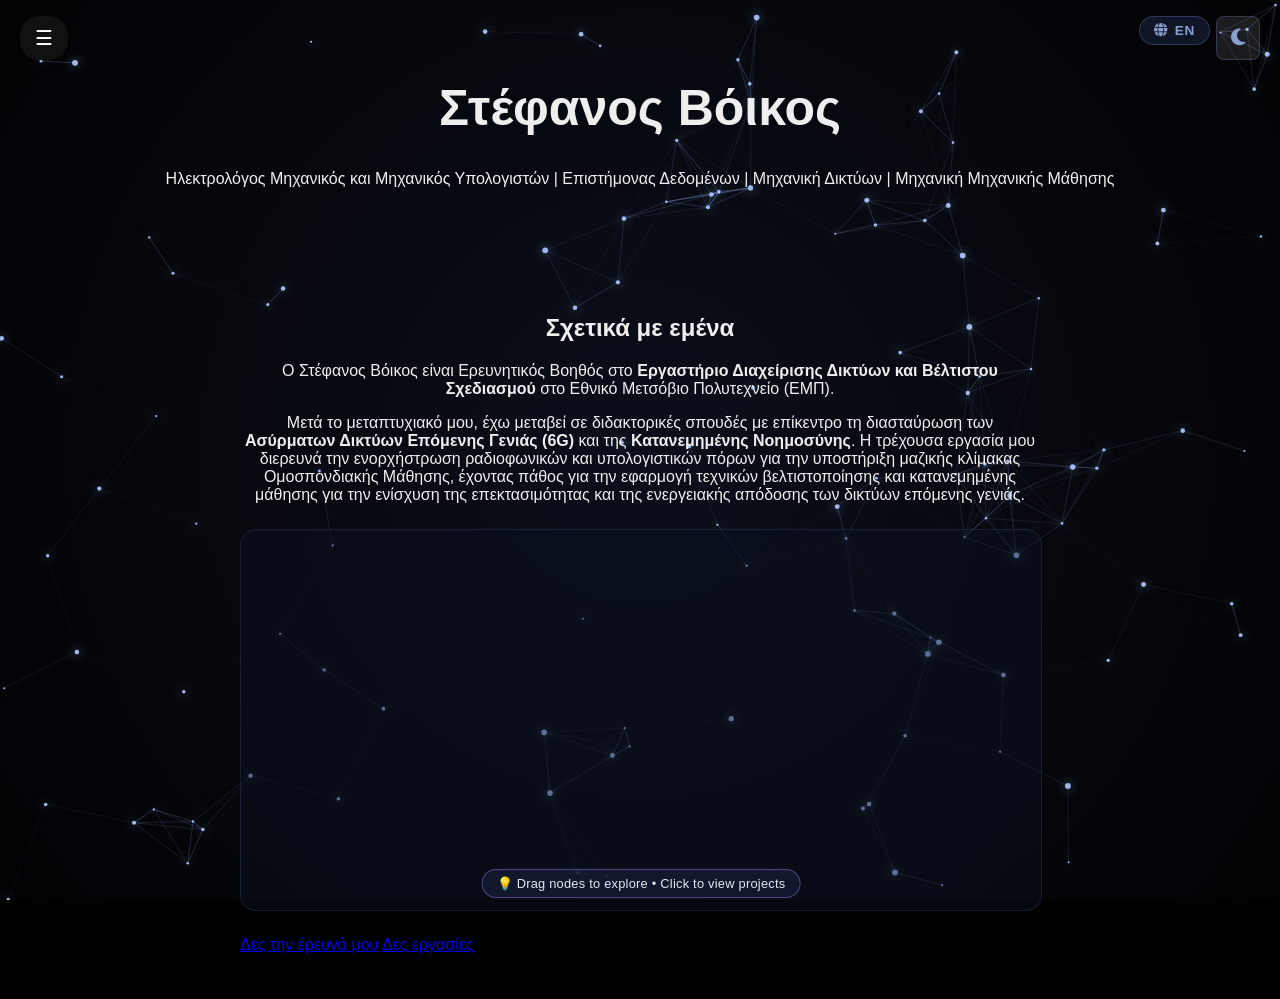
<file: home_gr.html>
<!DOCTYPE html>
<html lang="en">
<head>
  <meta charset="UTF-8">
  <meta name="description" content="Official portfolio of Stefanos Voikos, Research Assistant at NTUA. Exploring 6G networks, Machine Learning, and Federated Learning.">
  <meta name="keywords" content="Stefanos Voikos, Στέφανος Βόικος, NTUA, 6G, Federated Learning, NETMODE, ECE">
  <meta name="viewport" content="width=device-width, initial-scale=1.0">
  <link rel="icon" type="image/png" href="icon.png">
  <title>Stefanos Voikos</title>
  <link rel="stylesheet" href="styles.css">
  <link rel="stylesheet" href="https://cdnjs.cloudflare.com/ajax/libs/font-awesome/6.5.0/css/all.min.css">
  <script src="https://d3js.org/d3.v7.min.js"></script>
  <style>
    /* Background canvas */
    #mlp-bg {
      position: fixed;
      top: 0; left: 0;
      width: 100%; height: 100%;
      z-index: -1;
      background: black;
    }

    .social-icons {
      display: flex;
      gap: 12px;
      justify-content: center;
      flex-wrap: wrap;
    }

    .social-icons a {
      color: #8b9fcf;
      font-size: 1.1rem;
      width: 38px; height: 38px;
      border-radius: 50%;
      border: 1px solid rgba(120,140,210,0.25);
      display: flex; align-items: center; justify-content: center;
      transition: color 0.2s, border-color 0.2s, background 0.2s;
      text-decoration: none;
    }

    .social-icons a:hover {
      color: #fff;
      border-color: rgba(150,130,230,0.6);
      background: rgba(120,90,220,0.14);
    }

    /* Container για το D3 Γράφημα */
    .research-graph-container {
      width: 100%;
      height: 380px;
      margin: 25px 0;
      background: rgba(12, 18, 35, 0.45);
      border: 1px solid rgba(120, 140, 210, 0.15);
      border-radius: 16px;
      backdrop-filter: blur(8px);
      overflow: hidden;
      position: relative;
    }

    .graph-tooltip {
      position: absolute;
      bottom: 12px;
      left: 50%;
      transform: translateX(-50%);
      background: rgba(20, 28, 50, 0.85);
      border: 1px solid rgba(167, 139, 250, 0.4);
      color: #e2e8f0;
      padding: 6px 14px;
      border-radius: 20px;
      font-size: 0.8rem;
      pointer-events: none;
      white-space: nowrap;
      letter-spacing: 0.02em;
    }

    /* SVG Node styling */
    .node circle {
      cursor: pointer;
      stroke-width: 1.5px;
      transition: r 0.2s, stroke-width 0.2s;
    }
    .node text {
      font-family: system-ui, -apple-system, sans-serif;
      font-size: 11px;
      fill: #cbd5e1;
      pointer-events: none;
      user-select: none;
    }
    .link {
      stroke-opacity: 0.25;
      stroke-width: 1.2px;
    }

    /* Language Switcher Button Component */
    .lang-toggle-btn {
      position: fixed;
      top: 16px;
      right: 70px; /* Δίπλα από το Theme Toggle */
      z-index: 1000;
      background: rgba(20, 28, 50, 0.75);
      border: 1px solid rgba(120, 140, 210, 0.3);
      color: #8b9fcf;
      padding: 6px 14px;
      border-radius: 20px;
      font-size: 0.85rem;
      font-weight: 600;
      cursor: pointer;
      display: flex;
      align-items: center;
      gap: 6px;
      transition: all 0.2s;
      backdrop-filter: blur(6px);
      letter-spacing: 0.05em;
    }

    .lang-toggle-btn:hover {
      border-color: rgba(150, 130, 230, 0.6);
      color: #fff;
      background: rgba(120, 90, 220, 0.18);
    }

    /* Light mode adjustments για το Language Button */
    body.light-mode .lang-toggle-btn {
      background: rgba(240,243,252,0.85);
      border-color: rgba(80,100,200,0.25);
      color: #4a5a9a;
    }
    body.light-mode .lang-toggle-btn:hover {
      color: #1a237e;
      background: rgba(80,100,200,0.1);
    }
  </style>
</head>
<body>
  <canvas id="mlp-bg"></canvas>

  <div id="mySidebar" class="sidebar">
    <div class="sidebar-content">
      <div class="nav-links" id="sidebar-nav-links">
        <a href="home_gr.html">Αρχική</a>
        <a href="thesis_gr.html">Έρευνα & Διατριβές</a>
        <a href="projects_gr.html">Χαρτοφυλάκιο, Έργα και Έρευνα Μηχανικού</a>
        <a href="autobiography_gr.html">Αυτοβιογραφία</a>
        <a href="contact_gr.html">Επικοινωνία</a>
      </div>
      <div class="sidebar-footer">
        <h3>Επικοινωνία</h3>
        <div class="social-icons">
          <a href="mailto:elstefanosvks7@gmail.com" title="Gmail"><i class="fa-regular fa-envelope"></i></a>
          <a href="mailto:stefvoikos@netmode.ntua.gr" title="NTUA Email"><i class="fa-regular fa-envelope"></i></a>
          <a href="https://www.instagram.com/stefanos_vks7/" target="_blank" title="Instagram"><i class="fab fa-instagram"></i></a>
          <a href="https://www.facebook.com/profile.php?id=100054974571442" target="_blank" title="Facebook"><i class="fab fa-facebook"></i></a>
          <a href="https://github.com/StefanosVks7" target="_blank" title="GitHub"><i class="fab fa-github"></i></a>
          <a href="https://www.linkedin.com/in/stefanos-voikos-3a5b98216/" target="_blank" title="LinkedIn"><i class="fab fa-linkedin"></i></a>
        </div>
      </div>
    </div>
  </div>

  <div id="main">
    <button class="openbtn" onclick="toggleNav()">&#9776;</button>
    
    <button id="language-toggle" class="lang-toggle-btn" onclick="switchLanguage()">
      <i class="fa-solid fa-globe"></i> <span>GR</span>
    </button>

    <button id="theme-toggle" class="theme-btn" onclick="toggleTheme()">
      <i class="fa-solid fa-moon"></i>
    </button>
    
    <header class="header">
      <h1 class="fade-in">Στέφανος Βόικος</h1>
      <p class="fade-in delay-1">Ηλεκτρολόγος Μηχανικός και Μηχανικός Υπολογιστών | Επιστήμονας Δεδομένων | Μηχανική Δικτύων | Μηχανική Μηχανικής Μάθησης</p>
    </header>

    <section class="about fade-in delay-2">
      <h2>Σχετικά με εμένα</h2>
      <p>Ο Στέφανος Βόικος είναι Ερευνητικός Βοηθός στο <strong>Εργαστήριο Διαχείρισης Δικτύων και Βέλτιστου Σχεδιασμού</strong> στο Εθνικό Μετσόβιο Πολυτεχνείο (ΕΜΠ).</p>
      
      <p>Μετά το μεταπτυχιακό μου, έχω μεταβεί σε διδακτορικές σπουδές με επίκεντρο τη διασταύρωση των <strong>Ασύρματων Δικτύων Επόμενης Γενιάς (6G)</strong> και της <strong>Κατανεμημένης Νοημοσύνης</strong>. Η τρέχουσα εργασία μου διερευνά την ενορχήστρωση ραδιοφωνικών και υπολογιστικών πόρων για την υποστήριξη μαζικής κλίμακας Ομοσπονδιακής Μάθησης, έχοντας πάθος για την εφαρμογή τεχνικών βελτιστοποίησης και κατανεμημένης μάθησης για την ενίσχυση της επεκτασιμότητας και της ενεργειακής απόδοσης των δικτύων επόμενης γενιάς.</p>
      <div class="research-graph-container" id="d3-container">
        <div class="graph-tooltip" id="graph-tip">💡 Drag nodes to explore • Click to view projects</div>
      </div>

      <div class="cta-container">
        <a href="thesis.html" class="btn" id="cta-research">Δες την έρευνά μου</a>
        <a href="projects.html" class="btn" id="cta-projects">Δες εργασίες</a>
      </div>
    </section>
  </div>

  <script src="script.js"></script>
  <script src="background_home.js"></script>

  <script>
    document.addEventListener("DOMContentLoaded", () => {
      const data = {
        nodes: [
          { id: "Στέφανος", group: "core", radius: 14, color: "#ffffff" },
          { id: "6G Δίκτυα", group: "pillar", radius: 10, color: "#a78bfa", target: "projects.html#6g" },
          { id: "Ομόσπονδη Μάθηση", group: "pillar", radius: 10, color: "#a78bfa", target: "projects.html#federated-learning" },
          { id: "Βελτιστοποίηση", group: "pillar", radius: 10, color: "#a78bfa", target: "projects.html#optimization" },
          { id: "RIS / Beamforming", group: "tech", radius: 7, color: "#8b9fcf", target: "projects.html#ris" },
          { id: "Κατανομή πόρων", group: "tech", radius: 7, color: "#8b9fcf", target: "projects.html#resource-allocation" },
          { id: "Κατανεμημένη Νοημοσύνη", group: "tech", radius: 7, color: "#8b9fcf", target: "projects.html#ml" },
          { id: "CVXPY / Gurobi", group: "tech", radius: 6, color: "#64748b", target: "projects.html#tools" },
          { id: "Python / Επιστήμη Δεδομένων", group: "tech", radius: 6, color: "#64748b", target: "projects.html#tools" }
        ],
        links: [
          { source: "Στέφανος", target: "6G Δίκτυα" },
          { source: "Στέφανος", target: "Ομόσπονδη Μάθηση" },
          { source: "Στέφανος", target: "Βελτιστοποίηση" },
          { source: "6G Δίκτυα", target: "RIS / Beamforming" },
          { source: "6G Δίκτυα", target: "Κατανομή πόρων" },
          { source: "Ομόσπονδη Μάθηση", target: "Κατανεμημένη Νοημοσύνη" },
          { source: "Ομόσπονδη Μάθηση", target: "Κατανομή πόρων" },
          { source: "Βελτιστοποίηση", target: "CVXPY / Gurobi" },
          { source: "Βελτιστοποίηση", target: "Κατανομή πόρων" },
          { source: "Κατανεμημένη Νοημοσύνη", target: "Python / Επιστήμη Δεδομένων" }
        ]
      };

      const container = document.getElementById("d3-container");
      const width = container.clientWidth;
      const height = container.clientHeight;

      const svg = d3.select("#d3-container")
        .append("svg")
        .attr("width", "100%")
        .attr("height", "100%")
        .attr("viewBox", `0 0 ${width} ${height}`);

      const simulation = d3.forceSimulation(data.nodes)
        .force("link", d3.forceLink(data.links).id(d => d.id).distance(75))
        .force("charge", d3.forceManyBody().strength(-140))
        .force("center", d3.forceCenter(width / 2, height / 2))
        .force("collision", d3.forceCollide().radius(d => d.radius + 15));

      const link = svg.append("g")
        .attr("class", "links")
        .selectAll("line")
        .data(data.links)
        .enter().append("line")
        .attr("class", "link")
        .attr("stroke", "rgba(139, 159, 207, 0.3)");

      const node = svg.append("g")
        .attr("class", "nodes")
        .selectAll(".node")
        .data(data.nodes)
        .enter().append("g")
        .attr("class", "node")
        .call(d3.drag()
          .on("start", dragstarted)
          .on("drag", dragged)
          .on("end", dragended));

      node.append("circle")
        .attr("r", d => d.radius)
        .attr("fill", d => d.group === "core" ? "transparent" : d.color)
        .attr("stroke", d => d.color)
        .attr("stroke-width", d => d.group === "core" ? 2 : 1.5)
        .on("mouseover", function(event, d) {
          d3.select(this).attr("r", d.radius + 3).attr("stroke-width", 2.5);
          if (d.target) {
            // Προσαρμογή του anchor link με βάση την τρέχουσα γλώσσα
            const currentLang = localStorage.getItem('preferredLang') || 'en';
            const pagePrefix = currentLang === 'gr' ? 'projects_gr.html' : 'projects.html';
            const hash = d.target.includes('#') ? d.target.split('#')[1] : '';
            
            document.getElementById("graph-tip").innerHTML = `🔗 Πηγαίνετε στον: <strong>${d.id}</strong> τομέα`;
          }
        })
        .on("mouseout", function(event, d) {
          d3.select(this).attr("r", d.radius).attr("stroke-width", d.group === "core" ? 2 : 1.5);
          document.getElementById("graph-tip").innerHTML = ` Σύρετε κόμβους για εξερεύνηση • Κάντε κλικ για να δείτε έργα`;
        })
        .on("click", (event, d) => {
          if (d.target) {
            const currentLang = localStorage.getItem('preferredLang') || 'en';
            const pagePrefix = currentLang === 'gr' ? 'projects_gr.html' : 'projects.html';
            const hash = d.target.includes('#') ? '#' + d.target.split('#')[1] : '';
            window.location.href = pagePrefix + hash;
          }
        });

      node.append("text")
        .attr("dx", d => d.radius + 6)
        .attr("dy", ".35em")
        .text(d => d.id)
        .style("font-weight", d => d.group === "core" || d.group === "pillar" ? "600" : "400")
        .style("fill", d => d.group === "core" ? "#fff" : "#cbd5e1");

      simulation.on("tick", () => {
        link
          .attr("x1", d => d.source.x)
          .attr("y1", d => d.source.y)
          .attr("x2", d => d.target.x)
          .attr("y2", d => d.target.y);

        node.attr("transform", d => `translate(${d.x},${d.y})`);
      });

      function dragstarted(event, d) {
        if (!event.active) simulation.alphaTarget(0.3).restart();
        d.fx = d.x;
        d.fy = d.y;
      }

      function dragged(event, d) {
        d.fx = event.x;
        d.fy = event.y;
      }

      function dragended(event, d) {
        if (!event.active) simulation.alphaTarget(0);
        d.fx = null;
        d.fy = null;
      }

      window.addEventListener("resize", () => {
        const w = container.clientWidth;
        const h = container.clientHeight;
        simulation.force("center", d3.forceCenter(w / 2, h / 2)).alpha(0.1).restart();
      });
    });
  </script>

  <script>
    function switchLanguage() {
      localStorage.setItem('preferredLang', 'en');
      window.location.href = 'home.html';
    }

    document.addEventListener("DOMContentLoaded", () => {
      localStorage.setItem('preferredLang', 'gr');
      
      // Αλλάζουμε το λεκτικό του κουμπιού σε EN ώστε ο χρήστης να ξέρει πώς να γυρίσει πίσω
      const langBtnSpan = document.querySelector('#language-toggle span');
      if(langBtnSpan) langBtnSpan.textContent = 'EN';

      // Ενημερώνουμε dynamic όλα τα links να δείχνουν στα υπόλοιπα εγχώρια _gr αρχεία
      updateLinksToLanguage('gr');
    });

    function updateLinksToLanguage(lang) {
      const suffix = lang === 'gr' ? '_gr.html' : '.html';
      const navLinks = document.querySelectorAll('#sidebar-nav-links a');
      const files = ['home', 'thesis', 'projects', 'autobiography', 'contact'];
      
      navLinks.forEach((link, index) => {
        if(files[index]) link.setAttribute('href', files[index] + suffix);
      });

      const ctaResearch = document.getElementById('cta-research');
      const ctaProjects = document.getElementById('cta-projects');
      if(ctaResearch) ctaResearch.setAttribute('href', 'thesis' + suffix);
      if(ctaProjects) ctaProjects.setAttribute('href', 'projects' + suffix);
    }
  </script>
</body>
</html>
</file>
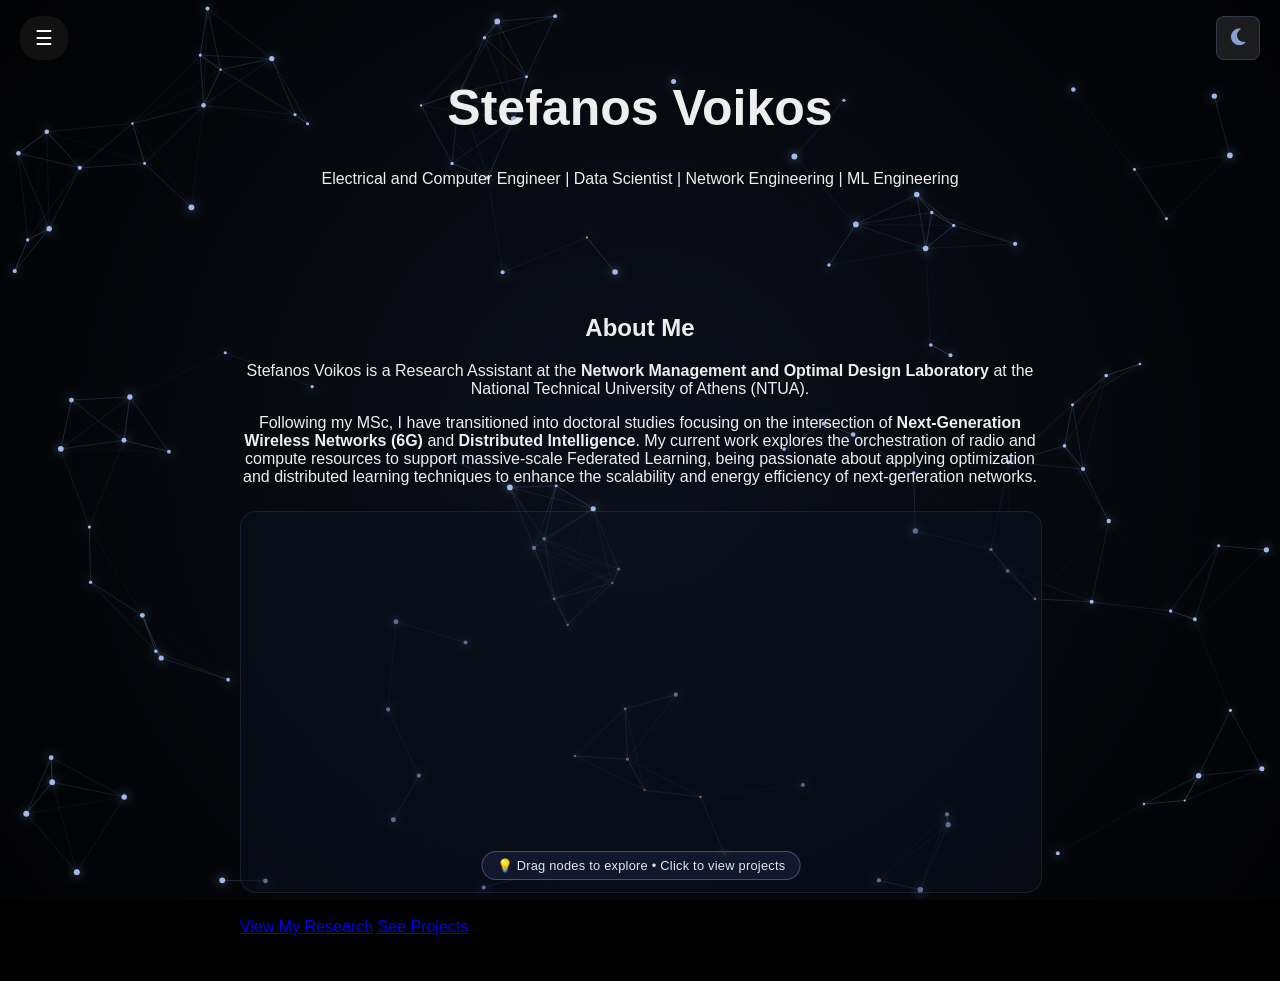
<file: home_old.html>
<!DOCTYPE html>
<html lang="en">
<head>
  <meta charset="UTF-8">
  <meta name="description" content="Official portfolio of Stefanos Voikos, Research Assistant at NTUA. Exploring 6G networks, Machine Learning, and Federated Learning.">
  <meta name="keywords" content="Stefanos Voikos, Στέφανος Βόικος, NTUA, 6G, Federated Learning, NETMODE, ECE">
  <meta name="viewport" content="width=device-width, initial-scale=1.0">
  <link rel="icon" type="image/png" href="icon.png">
  <title>Stefanos Voikos</title>
  <link rel="stylesheet" href="styles.css">
  <link rel="stylesheet" href="https://cdnjs.cloudflare.com/ajax/libs/font-awesome/6.5.0/css/all.min.css">
  <script src="https://d3js.org/d3.v7.min.js"></script>
  <style>
    /* Background canvas */
    #mlp-bg {
      position: fixed;
      top: 0; left: 0;
      width: 100%; height: 100%;
      z-index: -1;
      background: black;
    }

    .social-icons {
      display: flex;
      gap: 12px;
      justify-content: center;
      flex-wrap: wrap;
    }

    .social-icons a {
      color: #8b9fcf;
      font-size: 1.1rem;
      width: 38px; height: 38px;
      border-radius: 50%;
      border: 1px solid rgba(120,140,210,0.25);
      display: flex; align-items: center; justify-content: center;
      transition: color 0.2s, border-color 0.2s, background 0.2s;
      text-decoration: none;
    }

    .social-icons a:hover {
      color: #fff;
      border-color: rgba(150,130,230,0.6);
      background: rgba(120,90,220,0.14);
    }

    /* Container για το D3 Γράφημα */
    .research-graph-container {
      width: 100%;
      height: 380px;
      margin: 25px 0;
      background: rgba(12, 18, 35, 0.45);
      border: 1px solid rgba(120, 140, 210, 0.15);
      border-radius: 16px;
      backdrop-filter: blur(8px);
      overflow: hidden;
      position: relative;
    }

    .graph-tooltip {
      position: absolute;
      bottom: 12px;
      left: 50%;
      transform: translateX(-50%);
      background: rgba(20, 28, 50, 0.85);
      border: 1px solid rgba(167, 139, 250, 0.4);
      color: #e2e8f0;
      padding: 6px 14px;
      border-radius: 20px;
      font-size: 0.8rem;
      pointer-events: none;
      white-space: nowrap;
      letter-spacing: 0.02em;
    }

    /* SVG Node styling */
    .node circle {
      cursor: pointer;
      stroke-width: 1.5px;
      transition: r 0.2s, stroke-width 0.2s;
    }
    .node text {
      font-family: system-ui, -apple-system, sans-serif;
      font-size: 11px;
      fill: #cbd5e1;
      pointer-events: none;
      user-select: none;
    }
    .link {
      stroke-opacity: 0.25;
      stroke-width: 1.2px;
    }
  </style>
</head>
<body>
  <canvas id="mlp-bg"></canvas>

  <div id="mySidebar" class="sidebar">
    <div class="sidebar-content">
      <div class="nav-links">
        <a href="home.html">Home</a>
        <a href="thesis.html">Research & Dissertations</a>
        <a href="projects.html">Engineering Portfolio, Projects and Research</a>
        <a href="autobiography.html">Auto-Biography</a>
        <a href="contact.html">Contact</a>
      </div>
      <div class="sidebar-footer">
        <h3>Contact</h3>
        <div class="social-icons">
          <a href="mailto:elstefanosvks7@gmail.com" title="Gmail"><i class="fa-regular fa-envelope"></i></a>
          <a href="mailto:stefvoikos@netmode.ntua.gr" title="NTUA Email"><i class="fa-regular fa-envelope"></i></a>
          <a href="https://www.instagram.com/stefanos_vks7/" target="_blank" title="Instagram"><i class="fab fa-instagram"></i></a>
          <a href="https://www.facebook.com/profile.php?id=100054974571442" target="_blank" title="Facebook"><i class="fab fa-facebook"></i></a>
          <a href="https://github.com/StefanosVks7" target="_blank" title="GitHub"><i class="fab fa-github"></i></a>
          <a href="https://www.linkedin.com/in/stefanos-voikos-3a5b98216/" target="_blank" title="LinkedIn"><i class="fab fa-linkedin"></i></a>
        </div>
      </div>
    </div>
  </div>

  <div id="main">
    <button class="openbtn" onclick="toggleNav()">&#9776;</button>
    
    <button id="theme-toggle" class="theme-btn" onclick="toggleTheme()">
      <i class="fa-solid fa-moon"></i>
    </button>
    
    <header class="header">
      <h1 class="fade-in">Stefanos Voikos</h1>
      <p class="fade-in delay-1">Electrical and Computer Engineer | Data Scientist | Network Engineering | ML Engineering</p>
    </header>

    <section class="about fade-in delay-2">
      <h2>About Me</h2>
      <p>Stefanos Voikos is a Research Assistant at the <strong>Network Management and Optimal Design Laboratory</strong> at the National Technical University of Athens (NTUA).</p>

      <p>Following my MSc, I have transitioned into doctoral studies focusing on the intersection of <strong>Next-Generation Wireless Networks (6G)</strong> and <strong>Distributed Intelligence</strong>. My current work explores the orchestration of radio and compute resources to support massive-scale Federated Learning, being passionate about applying optimization and distributed learning techniques to enhance the scalability and energy efficiency of next-generation networks.</p>

      <div class="research-graph-container" id="d3-container">
        <div class="graph-tooltip" id="graph-tip">💡 Drag nodes to explore • Click to view projects</div>
      </div>

      <div class="cta-container">
        <a href="thesis.html" class="btn">View My Research</a>
        <a href="projects.html" class="btn">See Projects</a>
      </div>
    </section>
  </div>

  <script src="script.js"></script>
  <script src="background_home.js"></script>

  <script>
    document.addEventListener("DOMContentLoaded", () => {
      // Data Structure Mapping your Core Domain
      const data = {
        nodes: [
          { id: "Stefanos", group: "core", radius: 14, color: "#ffffff" },
          
          // Core Research Pillars
          { id: "6G Networks", group: "pillar", radius: 10, color: "#a78bfa", target: "projects.html#6g" },
          { id: "Federated Learning", group: "pillar", radius: 10, color: "#a78bfa", target: "projects.html#federated-learning" },
          { id: "Optimization", group: "pillar", radius: 10, color: "#a78bfa", target: "projects.html#optimization" },
          
          // Sub-domains / Tools
          { id: "RIS / Beamforming", group: "tech", radius: 7, color: "#8b9fcf", target: "projects.html#ris" },
          { id: "Resource Allocation", group: "tech", radius: 7, color: "#8b9fcf", target: "projects.html#resource-allocation" },
          { id: "Distributed Intelligence", group: "tech", radius: 7, color: "#8b9fcf", target: "projects.html#ml" },
          { id: "CVXPY / Gurobi", group: "tech", radius: 6, color: "#64748b", target: "projects.html#tools" },
          { id: "Python / Data Science", group: "tech", radius: 6, color: "#64748b", target: "projects.html#tools" }
        ],
        links: [
          { source: "Stefanos", target: "6G Networks" },
          { source: "Stefanos", target: "Federated Learning" },
          { source: "Stefanos", target: "Optimization" },
          
          { source: "6G Networks", target: "RIS / Beamforming" },
          { source: "6G Networks", target: "Resource Allocation" },
          { source: "Federated Learning", target: "Distributed Intelligence" },
          { source: "Federated Learning", target: "Resource Allocation" },
          { source: "Optimization", target: "CVXPY / Gurobi" },
          { source: "Optimization", target: "Resource Allocation" },
          { source: "Distributed Intelligence", target: "Python / Data Science" }
        ]
      };

      const container = document.getElementById("d3-container");
      const width = container.clientWidth;
      const height = container.clientHeight;

      const svg = d3.select("#d3-container")
        .append("svg")
        .attr("width", "100%")
        .attr("height", "100%")
        .attr("viewBox", `0 0 ${width} ${height}`);

      // Force Simulation Setup
      const simulation = d3.forceSimulation(data.nodes)
        .force("link", d3.forceLink(data.links).id(d => d.id).distance(75))
        .force("charge", d3.forceManyBody().strength(-140))
        .force("center", d3.forceCenter(width / 2, height / 2))
        .force("collision", d3.forceCollide().radius(d => d.radius + 15));

      // Build Links (Lines)
      const link = svg.append("g")
        .attr("class", "links")
        .selectAll("line")
        .data(data.links)
        .enter().append("line")
        .attr("class", "link")
        .attr("stroke", "rgba(139, 159, 207, 0.3)");

      // Build Nodes (Groups of Circles + Text)
      const node = svg.append("g")
        .attr("class", "nodes")
        .selectAll(".node")
        .data(data.nodes)
        .enter().append("g")
        .attr("class", "node")
        .call(d3.drag()
          .on("start", dragstarted)
          .on("drag", dragged)
          .on("end", dragended));

      // Append Circle Shapes
      node.append("circle")
        .attr("r", d => d.radius)
        .attr("fill", d => d.group === "core" ? "transparent" : d.color)
        .attr("stroke", d => d.color)
        .attr("stroke-width", d => d.group === "core" ? 2 : 1.5)
        .on("mouseover", function(event, d) {
          d3.select(this).attr("r", d.radius + 3).attr("stroke-width", 2.5);
          if (d.target) {
            document.getElementById("graph-tip").innerHTML = `🔗 Go to: <strong>${d.id}</strong> section`;
          }
        })
        .on("mouseout", function(event, d) {
          d3.select(this).attr("r", d.radius).attr("stroke-width", d.group === "core" ? 2 : 1.5);
          document.getElementById("graph-tip").innerHTML = `💡 Drag nodes to explore • Click to view projects`;
        })
        .on("click", (event, d) => {
          if (d.target) {
            window.location.href = d.target;
          }
        });

      // Append Text Labels
      node.append("text")
        .attr("dx", d => d.radius + 6)
        .attr("dy", ".35em")
        .text(d => d.id)
        .style("font-weight", d => d.group === "core" || d.group === "pillar" ? "600" : "400")
        .style("fill", d => d.group === "core" ? "#fff" : "#cbd5e1");

      // Ticker to update positions dynamic
      simulation.on("tick", () => {
        link
          .attr("x1", d => d.source.x)
          .attr("y1", d => d.source.y)
          .attr("x2", d => d.target.x)
          .attr("y2", d => d.target.y);

        node.attr("transform", d => `translate(${d.x},${d.y})`);
      });

      // Drag Handlers
      function dragstarted(event, d) {
        if (!event.active) simulation.alphaTarget(0.3).restart();
        d.fx = d.x;
        d.fy = d.y;
      }

      function dragged(event, d) {
        d.fx = event.x;
        d.fy = event.y;
      }

      function dragended(event, d) {
        if (!event.active) simulation.alphaTarget(0);
        d.fx = null;
        d.fy = null;
      }

      // Handle Resize smoothly
      window.addEventListener("resize", () => {
        const w = container.clientWidth;
        const h = container.clientHeight;
        simulation.force("center", d3.forceCenter(w / 2, h / 2)).alpha(0.1).restart();
      });
    });
  </script>
</body>
</html>
</file>
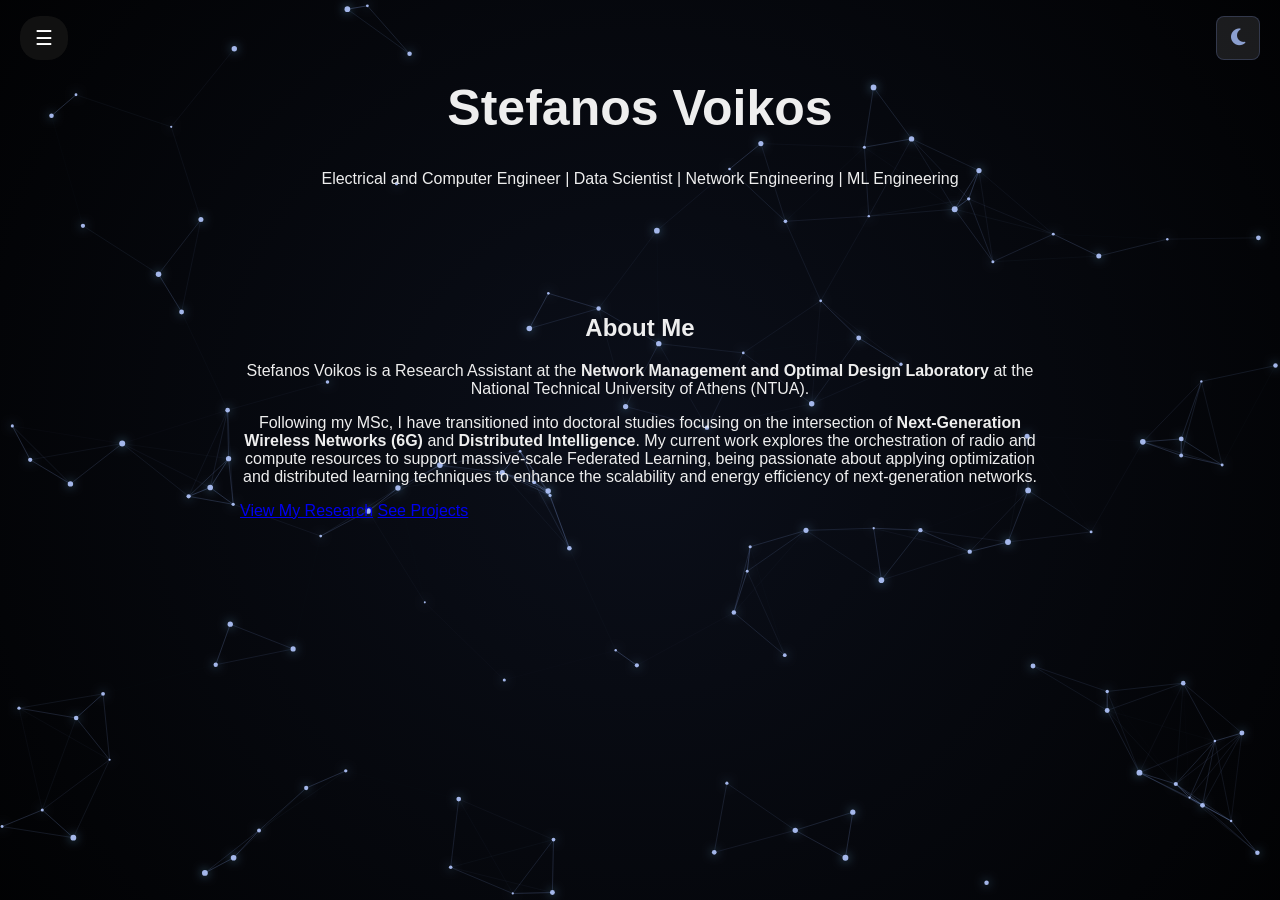
<file: home_old2.html>
<!DOCTYPE html>
<html lang="en">
<head>
  <meta charset="UTF-8">
  <meta name="description" content="Official portfolio of Stefanos Voikos, Research Assistant at NTUA. Exploring 6G networks, Machine Learning, and Federated Learning.">
  <meta name="keywords" content="Stefanos Voikos, Στέφανος Βόικος, NTUA, 6G, Federated Learning, NETMODE, ECE">
  <meta name="viewport" content="width=device-width, initial-scale=1.0">
  <link rel="icon" type="image/png" href="icon.png">
  <title>Stefanos Voikos</title>
  <link rel="stylesheet" href="styles.css">
  <link rel="stylesheet" href="https://cdnjs.cloudflare.com/ajax/libs/font-awesome/6.5.0/css/all.min.css">
  <style>
    /* Background canvas */
    #mlp-bg {
      position: fixed;
      top: 0; left: 0;
      width: 100%; height: 100%;
      z-index: -1;
      background: black;
    }

    .social-icons {
      display: flex;
      gap: 12px;
      justify-content: center;
      flex-wrap: wrap;
    }

    .social-icons a {
      color: #8b9fcf;
      font-size: 1.1rem;
      width: 38px; height: 38px;
      border-radius: 50%;
      border: 1px solid rgba(120,140,210,0.25);
      display: flex; align-items: center; justify-content: center;
      transition: color 0.2s, border-color 0.2s, background 0.2s;
      text-decoration: none;
    }

    .social-icons a:hover {
      color: #fff;
      border-color: rgba(150,130,230,0.6);
      background: rgba(120,90,220,0.14);
    }

    /* Language Switcher */
    #lang-switcher {
      position: fixed;
      top: 16px;
      right: 70px;
      z-index: 1000;
      display: flex;
      align-items: center;
      gap: 6px;
    }

    #lang-btn {
      background: rgba(20, 28, 50, 0.75);
      border: 1px solid rgba(120, 140, 210, 0.3);
      color: #8b9fcf;
      padding: 6px 12px;
      border-radius: 20px;
      font-size: 0.82rem;
      cursor: pointer;
      display: flex;
      align-items: center;
      gap: 6px;
      transition: all 0.2s;
      backdrop-filter: blur(6px);
    }

    #lang-btn:hover {
      border-color: rgba(150, 130, 230, 0.6);
      color: #fff;
      background: rgba(120, 90, 220, 0.18);
    }

    #lang-dropdown {
      display: none;
      position: absolute;
      top: calc(100% + 6px);
      right: 0;
      background: rgba(12, 18, 35, 0.95);
      border: 1px solid rgba(120, 140, 210, 0.25);
      border-radius: 12px;
      overflow: hidden;
      min-width: 150px;
      backdrop-filter: blur(10px);
      box-shadow: 0 8px 30px rgba(0,0,0,0.4);
    }

    #lang-dropdown.open {
      display: block;
    }

    .lang-option {
      display: flex;
      align-items: center;
      gap: 8px;
      padding: 9px 14px;
      font-size: 0.85rem;
      color: #8b9fcf;
      cursor: pointer;
      transition: background 0.15s, color 0.15s;
      border: none;
      background: none;
      width: 100%;
      text-align: left;
    }

    .lang-option:hover {
      background: rgba(120, 90, 220, 0.18);
      color: #fff;
    }

    .lang-option.active {
      color: #a78bfa;
    }

    .lang-flag {
      font-size: 1.05rem;
    }

    /* Translation loading overlay */
    #translate-overlay {
      display: none;
      position: fixed;
      inset: 0;
      z-index: 9999;
      background: rgba(0,0,0,0.45);
      backdrop-filter: blur(3px);
      align-items: center;
      justify-content: center;
      flex-direction: column;
      gap: 14px;
    }

    #translate-overlay.active {
      display: flex;
    }

    .translate-spinner {
      width: 36px;
      height: 36px;
      border: 3px solid rgba(120,140,210,0.2);
      border-top-color: #a78bfa;
      border-radius: 50%;
      animation: spin 0.8s linear infinite;
    }

    @keyframes spin {
      to { transform: rotate(360deg); }
    }

    .translate-label {
      color: #c4b5fd;
      font-size: 0.9rem;
      letter-spacing: 0.03em;
    }

    /* Light mode adjustments */
    body.light-mode #lang-btn {
      background: rgba(240,243,252,0.85);
      border-color: rgba(80,100,200,0.25);
      color: #4a5a9a;
    }

    body.light-mode #lang-dropdown {
      background: rgba(240,243,252,0.97);
      border-color: rgba(80,100,200,0.2);
    }

    body.light-mode .lang-option {
      color: #4a5a9a;
    }

    body.light-mode .lang-option:hover {
      color: #1a237e;
    }
  </style>
</head>
<body>
  <canvas id="mlp-bg"></canvas>

  <div id="mySidebar" class="sidebar">
    <div class="sidebar-content">
      <div class="nav-links">
        <a href="home.html">Home</a>
        <a href="thesis.html">Research & Dissertations</a>
        <a href="projects.html">Engineering Portfolio, Projects and Research</a>
        <a href="autobiography.html">Auto-Biography</a>
        <a href="contact.html">Contact</a>
      </div>
      <div class="sidebar-footer">
        <h3>Contact</h3>
        <div class="social-icons">
          <a href="mailto:elstefanosvks7@gmail.com" title="Gmail"><i class="fa-regular fa-envelope"></i></a>
          <a href="mailto:stefvoikos@netmode.ntua.gr" title="NTUA Email"><i class="fa-regular fa-envelope"></i></a>
          <a href="https://www.instagram.com/stefanos_vks7/" target="_blank" title="Instagram"><i class="fab fa-instagram"></i></a>
          <a href="https://www.facebook.com/profile.php?id=100054974571442" target="_blank" title="Facebook"><i class="fab fa-facebook"></i></a>
          <a href="https://github.com/StefanosVks7" target="_blank" title="GitHub"><i class="fab fa-github"></i></a>
          <a href="https://www.linkedin.com/in/stefanos-voikos-3a5b98216/" target="_blank" title="LinkedIn"><i class="fab fa-linkedin"></i></a>
        </div>
      </div>
    </div>
  </div>

  <div id="translate-overlay">
    <div class="translate-spinner"></div>
    <div class="translate-label" id="translate-label">Translating…</div>
  </div>

  <!-- <div id="lang-switcher">
  <button id="lang-btn" onclick="toggleLangDropdown()">
    <i class="fa-solid fa-globe"></i>
    <span id="lang-current">EN</span>
    <i class="fa-solid fa-chevron-down" style="font-size:0.65rem"></i>
  </button>
  <div id="lang-dropdown">
    <button class="lang-option active" onclick="changeLanguage('en', 'EN', '🇬🇧')"><span class="lang-flag">🇬🇧</span> English</button>
    <button class="lang-option" onclick="changeLanguage('el', 'ΕΛ', '🇬🇷')"><span class="lang-flag">🇬🇷</span> Ελληνικά</button>
    <button class="lang-option" onclick="changeLanguage('de', 'DE', '🇩🇪')"><span class="lang-flag">🇩🇪</span> Deutsch</button>
    <button class="lang-option" onclick="changeLanguage('fr', 'FR', '🇫🇷')"><span class="lang-flag">🇫🇷</span> Français</button>
    <button class="lang-option" onclick="changeLanguage('it', 'IT', '🇮🇹')"><span class="lang-flag">🇮🇹</span> Italiano</button>
    <button class="lang-option" onclick="changeLanguage('es', 'ES', '🇪🇸')"><span class="lang-flag">🇪🇸</span> Español</button>
    <button class="lang-option" onclick="changeLanguage('ru', 'RU', '🇷🇺')"><span class="lang-flag">🇷🇺</span> Русский</button>
  </div>
</div> -->

<!-- <div id="google_translate_element" style="display:none;"></div> -->

  <div id="main">
    <button class="openbtn" onclick="toggleNav()">&#9776;</button>
    
    <button id="theme-toggle" class="theme-btn" onclick="toggleTheme()">
      <i class="fa-solid fa-moon"></i>
    </button>
    
    <header class="header">
      <h1 class="fade-in">Stefanos Voikos</h1>
      <p class="fade-in delay-1" data-translate="subtitle">Electrical and Computer Engineer | Data Scientist | Network Engineering | ML Engineering</p>
    </header>

    <section class="about fade-in delay-2">
      <h2 data-translate="about-heading">About Me</h2>
      <p data-translate="about-p1">Stefanos Voikos is a Research Assistant at the <strong>Network Management and Optimal Design Laboratory</strong> at the National Technical University of Athens (NTUA).</p>

      <p data-translate="about-p2">Following my MSc, I have transitioned into doctoral studies focusing on the intersection of <strong>Next-Generation Wireless Networks (6G)</strong> and <strong>Distributed Intelligence</strong>. My current work explores the orchestration of radio and compute resources to support massive-scale Federated Learning, being passionate about applying optimization and distributed learning techniques to enhance the scalability and energy efficiency of next-generation networks.</p>

      <div class="cta-container">
        <a href="thesis.html" class="btn" data-translate="btn-research">View My Research</a>
        <a href="projects.html" class="btn" data-translate="btn-projects">See Projects</a>
      </div>
    </section>
  </div>

  <script src="script.js"></script>
  <script src="background_home.js"></script>
  <!-- <script src="https://translate.google.com/translate_a/element.js?cb=googleTranslateElementInit"></script> -->
  <script>
    // ── Language Switcher ─────────────────────────────────────────────────────

    const LANG_NAMES = {
      en: 'English', el: 'Greek', fr: 'French',
      de: 'German', es: 'Spanish', ru: 'Russian',
      it: 'Italian'
    };

    // Cache so we don't re-translate the same language twice per session
    const translationCache = { en: null };

    // Original English strings (source of truth)
    const originalStrings = {};

    // Collect originals on first load
    document.querySelectorAll('[data-translate]').forEach(el => {
      originalStrings[el.dataset.translate] = el.innerHTML;
    });

    let currentLang = 'en';

    function toggleLangDropdown() {
      document.getElementById('lang-dropdown').classList.toggle('open');
    }

    // Close dropdown when clicking outside
    document.addEventListener('click', e => {
      const switcher = document.getElementById('lang-switcher');
      if (!switcher.contains(e.target)) {
        document.getElementById('lang-dropdown').classList.remove('open');
      }
    });

    async function setLanguage(lang, label, flag) {
      document.getElementById('lang-dropdown').classList.remove('open');

      if (lang === currentLang) return;
      currentLang = lang;

      // Update button label
      document.getElementById('lang-current').textContent = label;

      // Mark active option
      document.querySelectorAll('.lang-option').forEach(btn => {
        btn.classList.toggle('active', btn.textContent.trim().startsWith(flag));
      });

      // Restore English instantly
      if (lang === 'en') {
        applyTranslations(originalStrings);
        return;
      }

      // Use cache if available
      if (translationCache[lang]) {
        applyTranslations(translationCache[lang]);
        return;
      }

      // Show loading overlay
      showOverlay(`Translating to ${LANG_NAMES[lang]}…`);

      try {
        const translated = await translateWithClaude(lang);
        translationCache[lang] = translated;
        applyTranslations(translated);
      } catch (err) {
        console.error('Translation failed:', err);
        showOverlayError('Translation failed. Please try again.');
        setTimeout(hideOverlay, 2500);
        // Revert to English
        currentLang = 'en';
        document.getElementById('lang-current').textContent = 'EN';
        return;
      }

      hideOverlay();
    }

    function applyTranslations(strings) {
      document.querySelectorAll('[data-translate]').forEach(el => {
        const key = el.dataset.translate;
        if (strings[key]) el.innerHTML = strings[key];
      });
      hideOverlay();
    }

    // Global translation initialization engine
function googleTranslateElementInit() {
  new google.translate.TranslateElement({
    pageLanguage: 'en',
    includedLanguages: 'en,el,de,fr,it,es,ru',
    layout: google.translate.TranslateElement.InlineLayout.SIMPLE,
    autoDisplay: false
  }, 'google_translate_element');
}

function toggleLangDropdown() {
  document.getElementById('lang-dropdown').classList.toggle('open');
}

// function changeLanguage(langCode, label, flag) {
//   document.getElementById('lang-dropdown').classList.remove('open');
//   document.getElementById('lang-current').textContent = label;
  
//   // Highlight chosen element item flag
//   document.querySelectorAll('.lang-option').forEach(btn => {
//     btn.classList.toggle('active', btn.textContent.includes(label));
//   });

//   const selectEl = document.querySelector('.goog-te-combo');
//   if (selectEl) {
//     selectEl.value = langCode;
//     selectEl.dispatchEvent(new Event('change'));
//   }
// }
function changeLanguage(langCode, label, flag) {
  document.getElementById('lang-dropdown').classList.remove('open');
  document.getElementById('lang-current').textContent = label;

  // Highlights active selection
  document.querySelectorAll('.lang-option').forEach(btn => {
    btn.classList.toggle('active', btn.textContent.includes(label));
  });

  // Wipes out old hash variations and forces a clean native Google translation viewport wrapper
  const currentUrl = window.location.href.split('#')[0];
  window.location.href = `https://translate.google.com/translate?sl=en&tl=${langCode}&u=${encodeURIComponent(currentUrl)}`;
}
// Intercept click frames outside elements box targets 
document.addEventListener('click', e => {
  const switcher = document.getElementById('lang-switcher');
  if (switcher && !switcher.contains(e.target)) {
    document.getElementById('lang-dropdown').classList.remove('open');
  }
});
    async function translateWithClaude(targetLang) {
      const langName = LANG_NAMES[targetLang];

      // Build a JSON payload of all strings to translate
      const payload = JSON.stringify(originalStrings, null, 2);

      const prompt = `You are a professional translator. Translate the following JSON object's values from English to ${langName}.

IMPORTANT RULES:
- Return ONLY valid JSON, no markdown, no explanation, no code fences.
- Preserve all HTML tags exactly as they are (e.g. <strong>, <br>).
- Keep all JSON keys unchanged.
- Translate only the text content, not the HTML tags.
- The translation should sound natural and professional.

JSON to translate:
${payload}`;

      const response = await fetch('https://api.anthropic.com/v1/messages', {
        method: 'POST',
        headers: { 'Content-Type': 'application/json' },
        body: JSON.stringify({
          model: 'claude-sonnet-4-6',
          max_tokens: 1000,
          messages: [{ role: 'user', content: prompt }]
        })
      });

      if (!response.ok) throw new Error(`API error: ${response.status}`);

      const data = await response.json();
      const text = data.content.map(b => b.text || '').join('');

      // Strip any accidental markdown fences
      const clean = text.replace(/```json|```/gi, '').trim();
      return JSON.parse(clean);
    }

    function showOverlay(msg) {
      document.getElementById('translate-label').textContent = msg;
      document.getElementById('translate-overlay').classList.add('active');
    }

    function showOverlayError(msg) {
      document.getElementById('translate-label').textContent = msg;
      document.getElementById('translate-overlay').style.color = '#f87171';
    }

    function hideOverlay() {
      document.getElementById('translate-overlay').classList.remove('active');
      document.getElementById('translate-overlay').style.color = '';
    }
  </script>
</body>
</html>
</file>
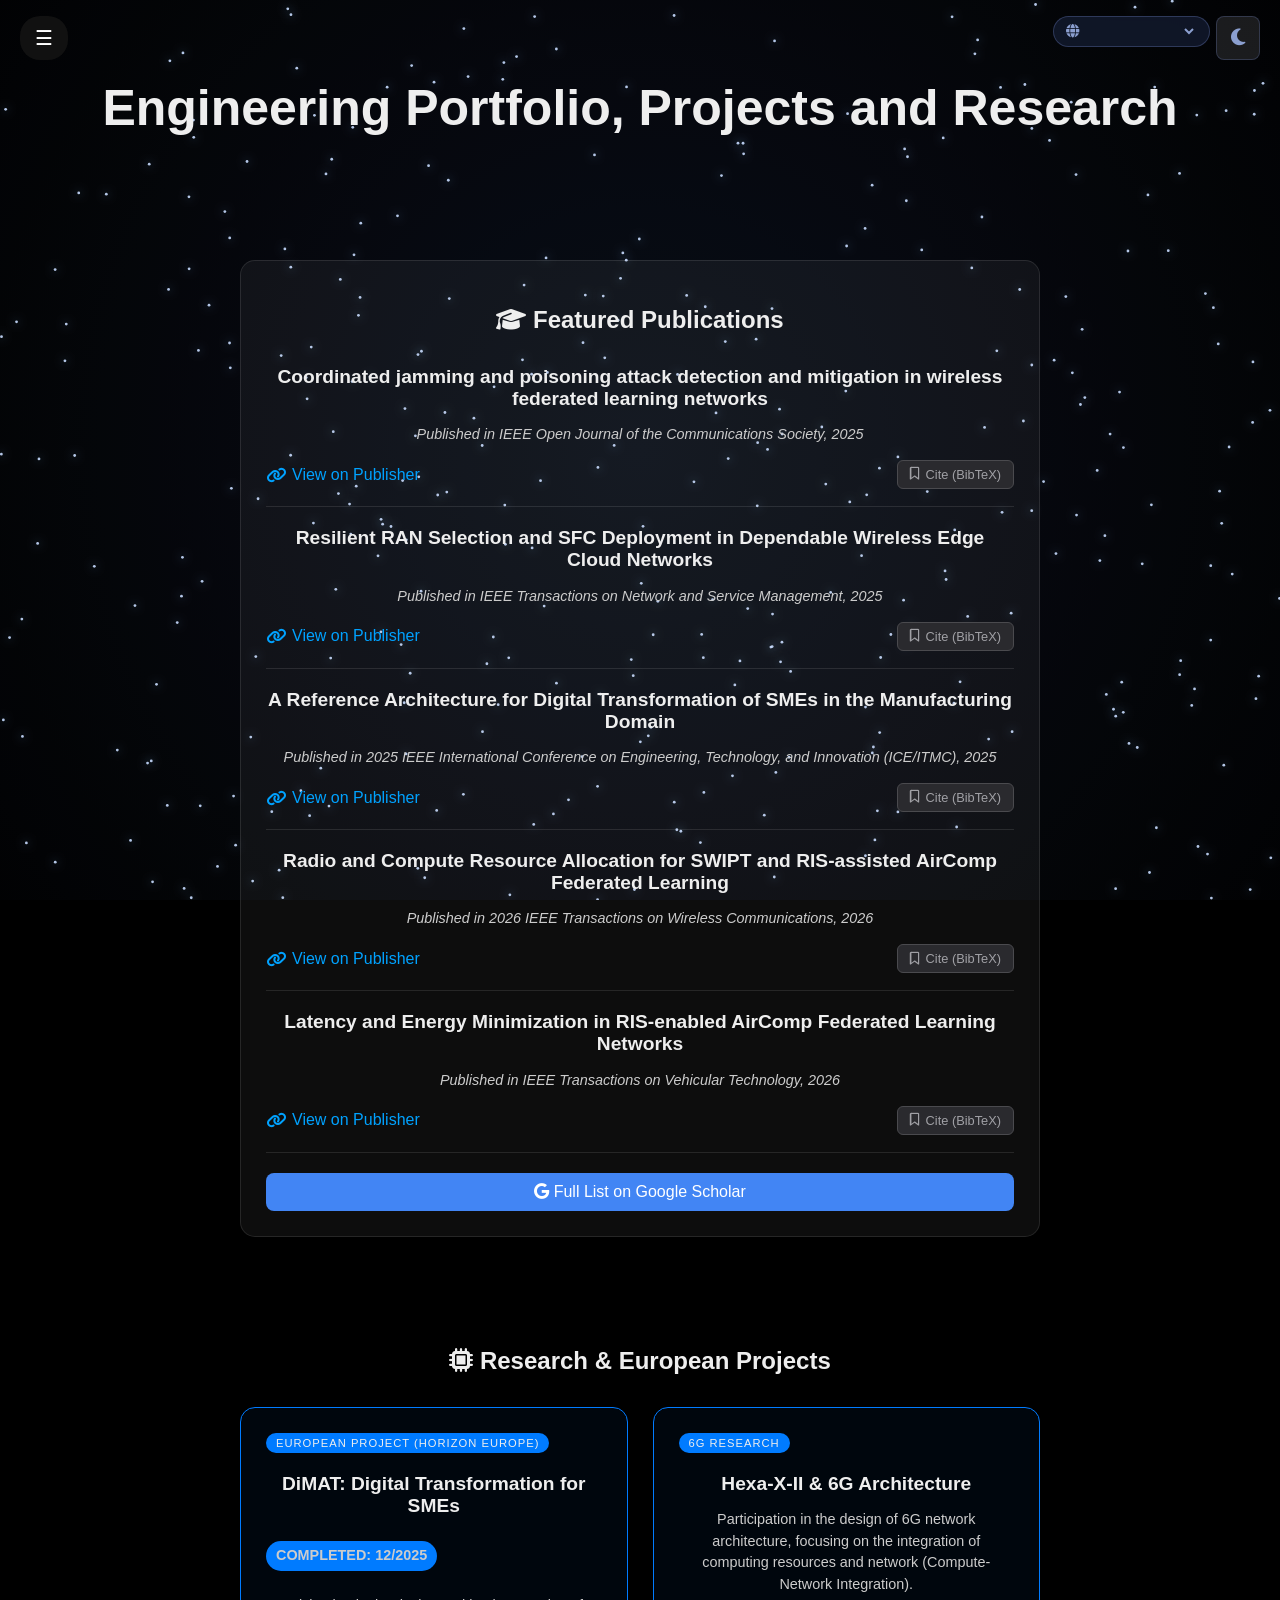
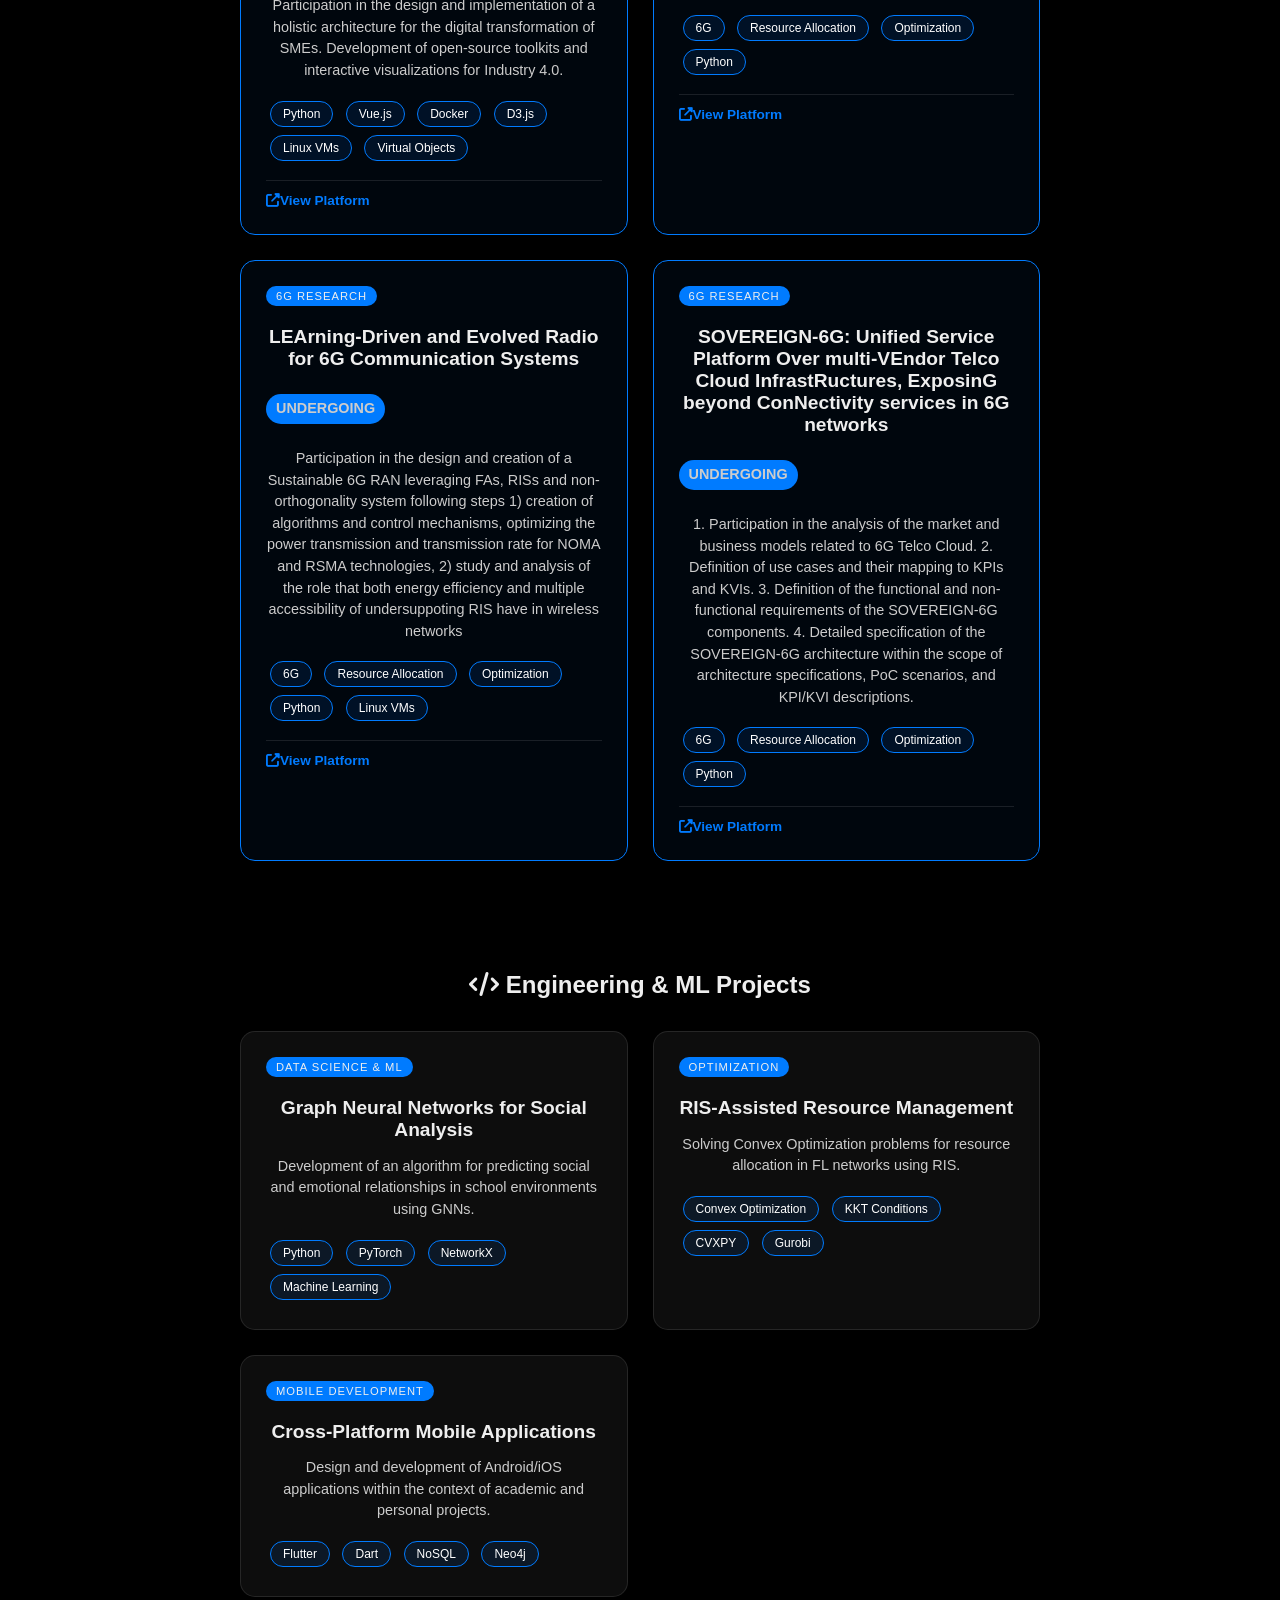
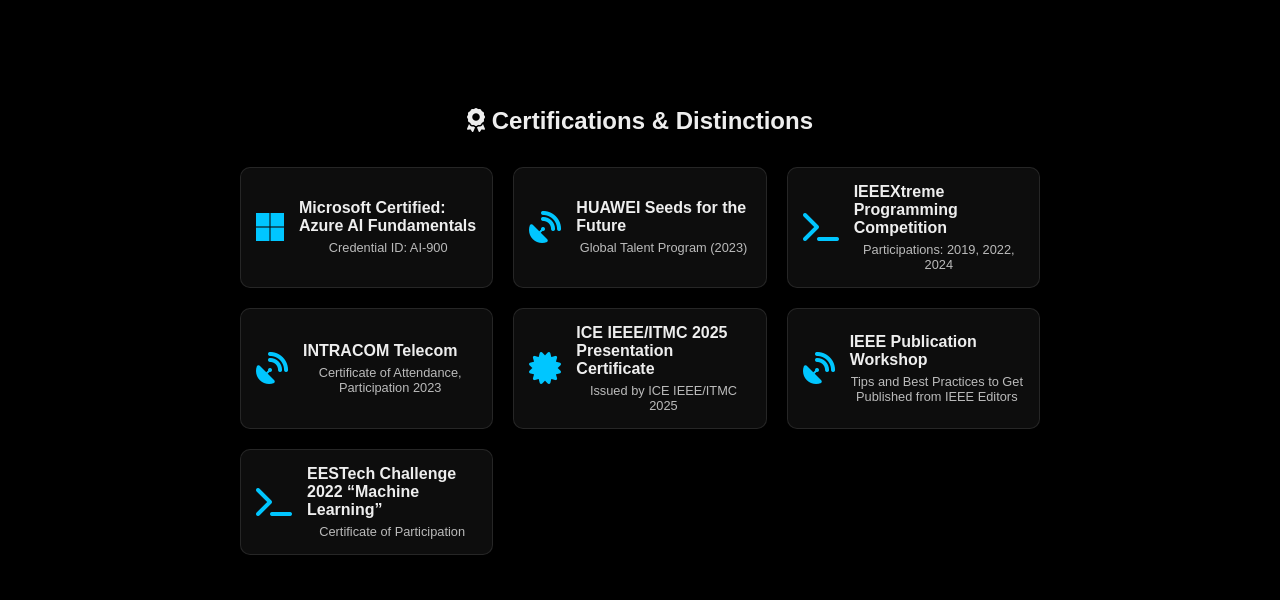
<file: projects.html>
<!DOCTYPE html>
<html lang="en">
<head>
  <meta charset="UTF-8">
  <meta name="description" content="Official portfolio of Stefanos Voikos, Research Assistant at NTUA. Exploring 6G networks, Machine Learning, and Federated Learning.">
  <meta name="keywords" content="Stefanos Voikos, Στέφανος Βόικος, NTUA, 6G, Federated Learning, NETMODE, ECE">
  <meta name="viewport" content="width=device-width, initial-scale=1.0">
  <link rel="icon" type="image/png" href="icon.png">
  <title data-i18n="meta-title">Stefanos Voikos - Engineering Portfolio & Research</title>
  <link rel="stylesheet" href="styles.css">
  <link rel="stylesheet" href="https://cdnjs.cloudflare.com/ajax/libs/font-awesome/6.5.0/css/all.min.css">
  <style>
    /* Background canvas */
    #background {
      position: fixed;
      top: 0; left: 0;
      width: 100%; height: 100%;
      z-index: -1;
      background: black;
    }
    .paper-entry {
      margin-bottom: 20px;
      padding-bottom: 15px;
      border-bottom: 1px solid rgba(255,255,255,0.1);
    }
    .category-tag {
      background: #007bff;
      font-size: 0.7rem;
      padding: 2px 8px;
      border-radius: 4px;
      text-transform: uppercase;
    }
    .scholar-btn {
      display: block;
      text-align: center;
      background: #4285F4;
      color: white;
      padding: 10px;
      border-radius: 8px;
      margin-top: 20px;
      text-decoration: none;
    }
    .social-icons {
      display: flex;
      gap: 12px;
      justify-content: center;
      flex-wrap: wrap;
    }
    .social-icons a {
      color: #8b9fcf;
      font-size: 1.1rem;
      width: 38px; height: 38px;
      border-radius: 50%;
      border: 1px solid rgba(120,140,210,0.25);
      display: flex; align-items: center; justify-content: center;
      transition: color 0.2s, border-color 0.2s, background 0.2s;
      text-decoration: none;
    }
    .social-icons a:hover {
      color: #fff;
      border-color: rgba(150,130,230,0.6);
      background: rgba(120,90,220,0.14);
    }
    .highlight-card {
      border: 1px solid #007bff !important;
      background: rgba(0, 123, 255, 0.05) !important;
    }
    .status-badge-completed {
      color: #327d32;
      font-weight: bold;
      font-size: 0.85rem;
      margin-bottom: 10px;
    }
    .status-badge-in-progress {
      color: #325f7d;
      font-weight: bold;
      font-size: 0.85rem;
      margin-bottom: 10px;
    }
    /* Certifications */
    .certification-grid {
      display: grid;
      grid-template-columns: repeat(auto-fit, minmax(250px, 1fr));
      gap: 20px;
      margin-top: 20px;
    }
    .cert-item {
      display: flex;
      align-items: center;
      background: rgba(255, 255, 255, 0.05);
      padding: 15px;
      border-radius: 10px;
      border: 1px solid rgba(255, 255, 255, 0.1);
    }
    .cert-item i {
      font-size: 2rem;
      color: #00c6ff;
      margin-right: 15px;
    }
    .cert-info h4 {
      margin: 0;
      font-size: 1rem;
    }
    .cert-info p {
      margin: 5px 0 0 0;
      font-size: 0.8rem;
      color: #bbb;
    }
    .tech-stack span {
      background: #222;
      border: 1px solid #444;
      padding: 3px 8px;
      border-radius: 4px;
      font-size: 0.75rem;
      margin-right: 5px;
      display: inline-block;
      margin-top: 5px;
    }
    .paper-actions-row {
      display: flex;
      justify-content: space-between;
      align-items: center;
      width: 100%;
    }
    .paper-link {
      text-decoration: none;
      color: #00a2ff;
      display: inline-flex;
      align-items: center;
      gap: 6px;
    }
    .cite-trigger {
      background: #2a2a2e;
      color: #a0a0a5;
      border: 1px solid #4a4a4e;
      padding: 6px 12px;
      border-radius: 6px;
      cursor: pointer;
      display: inline-flex;
      align-items: center;
      gap: 6px;
    }
    .cite-trigger:hover {
      background: #3a3a3e;
      color: #ffffff;
    }

    /* Sleek Language Dropdown Integration */
    .lang-dropdown-wrapper {
      position: fixed;
      top: 16px;
      right: 70px;
      z-index: 1000;
      background: rgba(20, 28, 50, 0.75);
      border: 1px solid rgba(120, 140, 210, 0.3);
      color: #8b9fcf;
      padding: 6px 12px;
      border-radius: 20px;
      display: flex;
      align-items: center;
      gap: 8px;
      transition: all 0.2s;
      backdrop-filter: blur(6px);
    }

    /* Το εικονίδιο μέσα στον wrapper */
    .lang-dropdown-wrapper i {
      position: absolute;
      left: 12px;
      top: 50%;
      transform: translateY(-50%);
      color: #8b9fcf;
      pointer-events: none;
      font-size: 0.85rem;
    }
    .lang-dropdown-wrapper:hover {
      border-color: rgba(150, 130, 230, 0.6);
      color: #fff;
    }
    body.light-mode .lang-dropdown-wrapper {
      background: rgba(240,243,252,0.85);
      border-color: rgba(80,100,200,0.25);
      color: #4a5a9a;
    }
    body.light-mode .lang-dropdown-wrapper:hover {
      color: #1a237e;
    }
    .lang-toggle-select {
      background: transparent;
      border: none;
      color: inherit;
      font-size: 0.85rem;
      font-weight: 600;
      cursor: pointer;
      outline: none;
      letter-spacing: 0.05em;
      padding-left: 32px; /* <-- ΑΥΤΟ ΘΑ ΣΩΣΕΙ ΤΗΝ ΚΑΤΑΣΤΑΣΗ */
    }
    .lang-toggle-select option {
      background: #0d1222;
      color: #fff;
    }
    body.light-mode .lang-toggle-select option {
      background: #ffffff;
      color: #333333;
    }

    .project-grid {
      display: grid;
      grid-template-columns: repeat(auto-fit, minmax(300px, 1fr));
      gap: 25px;
      margin-top: 20px;
    }

    .project-card {
      background: rgba(255, 255, 255, 0.05);
      border: 1px solid rgba(255, 255, 255, 0.1);
      padding: 25px;
      border-radius: 15px;
      transition: all 0.4s cubic-bezier(0.175, 0.885, 0.32, 1.275);
      position: relative;
      overflow: hidden;
    }

    .project-card:hover {
      transform: translateY(-12px);
      background: rgba(255, 255, 255, 0.08);
      border-color: #007bff;
      box-shadow: 0 15px 30px rgba(0, 123, 255, 0.2);
    }

    .category-tag {
      display: inline-block;
      background: #007bff;
      font-size: 0.7rem;
      padding: 4px 10px;
      border-radius: 20px;
      text-transform: uppercase;
      margin-bottom: 10px;
      letter-spacing: 1px;
    }

    .tech-stack { margin-top: 15px; }
    
    .tech-stack span {
      display: inline-block;
      padding: 5px 12px;
      margin: 4px;
      background: rgba(0, 123, 255, 0.1);
      border: 1px solid #007bff;
      color: #fff;
      border-radius: 20px;
      font-size: 0.75rem;
      transition: 0.3s;
    }

    .tech-stack span:hover {
      background: #007bff;
      transform: scale(1.05);
    }

    .project-card h3 { margin: 10px 0; font-size: 1.2rem; }
    .project-card p { font-size: 0.9rem; color: #ccc; line-height: 1.5; }

    .project-links {
        margin-top: 15px;
        padding-top: 10px;
        border-top: 1px solid rgba(255, 255, 255, 0.1);
    }
    
    .project-links a {
        color: #007bff;
        text-decoration: none;
        font-size: 0.85rem;
        font-weight: 600;
        transition: 0.3s;
    }
    
    .project-links a:hover {
        color: #fff;
    }
  </style>
</head>
<body>
    <canvas id="background"></canvas>

    <div id="mySidebar" class="sidebar">
        <div class="sidebar-content">
            <div class="nav-links" id="sidebar-nav-links">
                <a href="index.html" data-i18n="nav-home">Home</a>
                <a href="thesis.html" data-i18n="nav-thesis">Research & Dissertations</a>
                <a href="projects.html" data-i18n="nav-projects">Engineering Portfolio, Projects and Research</a>
                <a href="autobiography.html" data-i18n="nav-bio">Auto-Biography</a>
                <a href="contact.html" data-i18n="nav-contact">Contact</a>
            </div>
            
            <div class="sidebar-footer">
                <h3 data-i18n="sidebar-contact-title">Contact</h3>
                <div class="social-icons">
                    <a href="mailto:elstefanosvks7@gmail.com" target="_blank"><i class="fa-regular fa-envelope"></i></a>
                    <a href="mailto:stefvoikos@netmode.ntua.gr" target="_blank"><i class="fa-regular fa-envelope"></i></a>
                    <a href="https://www.instagram.com/stefanos_vks7/" target="_blank"><i class="fab fa-instagram"></i></a>
                    <a href="https://www.facebook.com/profile.php?id=100054974571442" target="_blank"><i class="fab fa-facebook"></i></a>
                    <a href="https://github.com/StefanosVks7" target="_blank" title="GitHub"><i class="fab fa-github"></i></a>
                    <a href="https://www.linkedin.com/in/stefanos-voikos-3a5b98216/" target="_blank" title="LinkedIn"><i class="fab fa-linkedin"></i></a>
                </div>
            </div>
        </div>
    </div>

    <div id="main">
        <button class="openbtn" onclick="toggleNav()">&#9776;</button>

        <div class="lang-dropdown-wrapper">
          <i class="fa-solid fa-globe"></i>
          <select id="language-selector" class="lang-toggle-select" onchange="translatePage(this.value)">
            <option value="en">English</option>
            <option value="el">Ελληνικά</option>
            <option value="de">Deutsch</option>
            <option value="fr">Français</option>
            <option value="it">Italiano</option>
            <option value="es">Español</option>
            <option value="ru">Русский</option>
            <option value="pt">Português</option>
            <option value="pl">Polski</option>
            <option value="sv">Svenska</option>
            <option value="sr">Сρπски</option>
            <option value="bg">Български</option>
            <option value="ro">Română</option>
            <option value="sq">Shqip</option>
            <option value="fa">فارسی</option>
            <option value="ar">العربية</option>
            <option value="zh">中文</option>
            <option value="ja">日本語</option>
            <option value="hi">हिन्दी</option>
          </select>
        </div>
        
        <button id="theme-toggle" class="theme-btn" onclick="toggleTheme()">
              <i class="fa-solid fa-moon"></i>
        </button>
        
        <header class="header">
            <h1 data-i18n="page-title">Engineering Portfolio, Projects and Research</h1>
        </header>

        <section class="projects fade-in delay-1">
            <div class="project-card academic-papers">
                <h2><i class="fas fa-graduation-cap"></i> <span data-i18n="sec-publications">Featured Publications</span></h2>
                
                <div class="paper-entry">
                    <h3 data-i18n="paper1-title">Coordinated jamming and poisoning attack detection and mitigation in wireless federated learning networks</h3>
                    <p><em data-i18n="paper1-journal">Published in IEEE Open Journal of the Communications Society, 2025</em></p>
                    <div class='paper-actions-row' id="federated-learning">
                        <a href="https://scholar.google.com/citations?view_op=view_citation&hl=en&user=CzUVqG0AAAAJ&citation_for_view=CzUVqG0AAAAJ:u-x6o8ySG0sC" target="_blank" class="paper-link"><i class="fas fa-link"></i> <span data-i18n="btn-publisher">View on Publisher</span></a>
                        <button class="btn-small cite-trigger" onclick="toggleBibtex(this)">
                            <i class="fa-regular fa-bookmark"></i> <span data-i18n="btn-cite">Cite (BibTeX)</span>
                        </button>
                    </div>
                    <div class="bibtex-wrapper">
                        <div class="bibtex-header">
                            <span data-i18n="bibtex-title">BibTeX Citation</span>
                            <button class="copy-btn" onclick="copyBibtex(this)">
                                <i class="fa-regular fa-copy"></i> <span data-i18n="btn-copy">Copy</span>
                            </button>
                        </div>
                        <pre class="bibtex-code"><code>@ARTICLE{10955168,
                            author={Barkatsa, Sofia and Diamanti, Maria and Charatsaris, Panagiotis and Voikos, Stefanos and Tsiropoulou, Eirini Eleni and Papavassiliou, Symeon},
                            journal={IEEE Open Journal of the Communications Society}, 
                            title={Coordinated Jamming and Poisoning Attack Detection and Mitigation in Wireless Federated Learning Networks}, 
                            year={2025},
                            volume={6},
                            number={},
                            pages={3745-3759},
                            doi={10.1109/OJCOMS.2025.3558672}}</code></pre>
                    </div>
                </div>

                <div class="paper-entry">
                    <h3 data-i18n="paper2-title">Resilient RAN Selection and SFC Deployment in Dependable Wireless Edge Cloud Networks</h3>
                    <p><em data-i18n="paper2-journal">Published in IEEE Transactions on Network and Service Management, 2025</em></p>
                    <div class='paper-actions-row' id="resource-allocation">
                        <a href="https://scholar.google.com/citations?view_op=view_citation&hl=en&user=CzUVqG0AAAAJ&citation_for_view=CzUVqG0AAAAJ:d1gkVwhDpl0C" target="_blank" class="paper-link"><i class="fas fa-link"></i> <span data-i18n="btn-publisher">View on Publisher</span></a>
                        <button class="btn-small cite-trigger" onclick="toggleBibtex(this)">
                            <i class="fa-regular fa-bookmark"></i> <span data-i18n="btn-cite">Cite (BibTeX)</span>
                        </button>
                    </div>
                    <div class="bibtex-wrapper">
                        <div class="bibtex-header">
                            <span data-i18n="bibtex-title">BibTeX Citation</span>
                            <button class="copy-btn" onclick="copyBibtex(this)">
                                <i class="fa-regular fa-copy"></i> <span data-i18n="btn-copy">Copy</span>
                            </button>
                        </div>
                        <pre class="bibtex-code"><code>@ARTICLE{11303171,
                          author={Dimolitsas, Ioannis and Diamanti, Maria and Voikos, Stefanos and Papavassiliou, Symeon},
                          journal={IEEE Transactions on Network and Service Management}, 
                          title={Resilient RAN Selection and SFC Deployment in Dependable Wireless Edge Cloud Networks}, 
                          year={2026},
                          volume={23},
                          number={},
                          pages={1312-1328},
                          doi={10.1109/TNSM.2025.3645449}}</code></pre>
                    </div>
                </div>

                <div class="paper-entry">
                    <h3 data-i18n="paper3-title">A Reference Architecture for Digital Transformation of SMEs in the Manufacturing Domain</h3>
                    <p><em data-i18n="paper3-journal">Published in 2025 IEEE International Conference on Engineering, Technology, and Innovation (ICE/ITMC), 2025</em></p>
                    <div class='paper-actions-row'>
                        <a href="https://scholar.google.com/citations?view_op=view_citation&hl=en&user=CzUVqG0AAAAJ&citation_for_view=CzUVqG0AAAAJ:u5HHmVD_uO8C" target="_blank" class="paper-link"><i class="fas fa-link"></i> <span data-i18n="btn-publisher">View on Publisher</span></a>
                        <button class="btn-small cite-trigger" onclick="toggleBibtex(this)">
                            <i class="fa-regular fa-bookmark"></i> <span data-i18n="btn-cite">Cite (BibTeX)</span>
                        </button>
                    </div>
                    <div class="bibtex-wrapper">
                        <div class="bibtex-header">
                            <span data-i18n="bibtex-title">BibTeX Citation</span>
                            <button class="copy-btn" onclick="copyBibtex(this)">
                                <i class="fa-regular fa-copy"></i> <span data-i18n="btn-copy">Copy</span>
                            </button>
                        </div>
                        <pre class="bibtex-code"><code>@INPROCEEDINGS{11106592,
                          author={Tsitseklis, Konstantinos and others},
                          booktitle={2025 IEEE International Conference on Engineering, Technology, and Innovation (ICE/ITMC)}, 
                          title={A Reference Architecture for Digital Transformation of SMEs in the Manufacturing Domain}, 
                          year={2025},
                          pages={1-10},
                          doi={10.1109/ICE/ITMC65658.2025.11106592}}</code></pre>
                    </div>
                </div>
              <div class="paper-entry">
                    <h3 data-i18n="paper4-title">Radio and Compute Resource Allocation for SWIPT and RIS-assisted AirComp Federated Learning</h3>
                    <p><em data-i18n="paper4-journal">Published in 2026 IEEE Transactions on Wireless Communications, 2026</em></p>
                    <div class='paper-actions-row'>
                        <a href="https://scholar.google.com/citations?view_op=view_citation&hl=en&user=CzUVqG0AAAAJ&citation_for_view=CzUVqG0AAAAJ:u5HHmVD_uO8C" target="_blank" class="paper-link"><i class="fas fa-link"></i> <span data-i18n="btn-publisher">View on Publisher</span></a>
                        <button class="btn-small cite-trigger" onclick="toggleBibtex(this)">
                            <i class="fa-regular fa-bookmark"></i> <span data-i18n="btn-cite">Cite (BibTeX)</span>
                        </button>
                    </div>
                    <div class="bibtex-wrapper">
                        <div class="bibtex-header">
                            <span data-i18n="bibtex-title">BibTeX Citation</span>
                            <button class="copy-btn" onclick="copyBibtex(this)">
                                <i class="fa-regular fa-copy"></i> <span data-i18n="btn-copy">Copy</span>
                            </button>
                        </div>
                        <pre class="bibtex-code"><code>@ARTICLE{11658835,
                            author={Voikos, Stefanos and Charatsaris, Panagiotis and Diamanti, Maria and Tsiropoulou, Eirini Eleni and Papavassiliou, Symeon},
                            journal={IEEE Transactions on Wireless Communications}, 
                            title={Radio and Compute Resource Allocation for SWIPT and RIS-assisted AirComp Federated Learning}, 
                            year={2026},
                            volume={},
                            number={},
                            pages={1-1},
                            keywords={Optimization;Reconfigurable intelligent surfaces;Timing;Modeling;Energy;Simultaneous wireless information and power transfer;Federated learning;Training;Broadcasting;Resource management;Federated learning;over-the-air computation;reconfigurable intelligent surface;simultaneous wireless information and power transfer;compute resource allocation;alternating optimization},
                            doi={10.1109/TWC.2026.3722443}}
                          </code></pre>
                    </div>
                </div>
       
                <div class="paper-entry" id="6g">
                    <h3 data-i18n="paper5-title">Latency and Energy Minimization in RIS-enabled AirComp Federated Learning Networks</h3>
                    <p><em data-i18n="paper5-journal">Published in IEEE Transactions on Vehicular Technology, 2026</em></p>
                    <div class='paper-actions-row'>
                        <a href="https://scholar.google.com/citations?view_op=view_citation&hl=en&user=CzUVqG0AAAAJ&citation_for_view=CzUVqG0AAAAJ:9yKSN-GCB0IC" target="_blank" class="paper-link"><i class="fas fa-link"></i> <span data-i18n="btn-publisher">View on Publisher</span></a>
                        <button class="btn-small cite-trigger" onclick="toggleBibtex(this)">
                            <i class="fa-regular fa-bookmark"></i> <span data-i18n="btn-cite">Cite (BibTeX)</span>
                        </button>
                    </div>
                    <div class="bibtex-wrapper">
                        <div class="bibtex-header">
                            <span data-i18n="bibtex-title">BibTeX Citation</span>
                            <button class="copy-btn" onclick="copyBibtex(this)">
                                <i class="fa-regular fa-copy"></i> <span data-i18n="btn-copy">Copy</span>
                            </button>
                        </div>
                        <pre class="bibtex-code"><code>@ARTICLE{11408148,
                          author={Charatsaris, Panagiotis and Voikos, Stefanos and Diamanti, Maria and Papavassiliou, Symeon},
                          journal={IEEE Transactions on Vehicular Technology}, 
                          title={Latency and Energy Minimization in RIS-enabled AirComp Federated Learning Networks}, 
                          year={2026},
                          pages={1-16},
                          doi={10.1109/TVT.2026.3667419}}</code></pre>
                    </div>
                </div> 

                <div class="scholar-cta">
                    <a href="https://scholar.google.com/citations?user=CzUVqG0AAAAJ&hl=en&oi=ao" target="_blank" class="btn scholar-btn">
                        <i class="fab fa-google"></i> <span data-i18n="btn-scholar">Full List on Google Scholar</span>
                    </a>
                </div>
            </div>
        </section>
        
        <section class="projects fade-in delay-1">
            <h2><i class="fas fa-microchip"></i> <span data-i18n="sec-research">Research & European Projects</span></h2>
            <div class="project-grid">
                <div class="project-card highlight-card">
                    <span class="category-tag" data-i18n="tag-eu">European Project (Horizon Europe)</span>
                    <h3 data-i18n="proj1-title">DiMAT: Digital Transformation for SMEs</h3>
                    <p class="status-badge-completed" data-i18n="proj1-status">Completed: 12/2025</p>
                    <p data-i18n="proj1-desc">Participation in the design and implementation of a holistic architecture for the digital transformation of SMEs. Development of open-source toolkits and interactive visualizations for Industry 4.0.</p>
                    <div class="tech-stack">
                        <span>Python</span> <span>Vue.js</span> <span>Docker</span> <span>D3.js</span> <span>Linux VMs</span> <span>Virtual Objects</span>
                    </div>
                    <div class="project-links">
                        <a href="https://dimat-project.eu" target="_blank"><i class="fas fa-external-link-alt"></i><span data-i18n="view_platform">View Platform</span></a>
                    </div>
                </div>
                
                <div class="project-card highlight-card">
                    <span class="category-tag" data-i18n="tag-6g">6G Research</span>
                    <h3 data-i18n="proj2-title">Hexa-X-II & 6G Architecture</h3>
                    <p data-i18n="proj2-desc">Participation in the design of 6G network architecture, focusing on the integration of computing resources and network (Compute-Network Integration).</p>
                    <div class="tech-stack">
                        <span>6G</span> <span>Resource Allocation</span> <span>Optimization</span> <span>Python</span>
                    </div>
                    <div class="project-links">
                        <a href="https://hexa-x-ii.eu/" target="_blank"><i class="fas fa-external-link-alt"></i><span data-i18n="view_platform">View Platform</span></a>
                    </div>
                  
                </div>
                <div class="project-card highlight-card">
                    <span class="category-tag" data-i18n="tag-6g">European Project 6G-LEADER</span>
                    <h3 data-i18n="proj6-title">LEArning-Driven and Evolved Radio for 6G Communication Systems</h3>
                    <p class="status-badge-in-progress" data-i18n="proj6-status">Undergoing</p>
                    <p data-i18n="proj6-desc">Participation in the design and creation of a Sustainable 6G RAN leveraging FAs, RISs and non-orthogonality system following steps 1) creation of algorithms and control mechanisms, optimizing the power transmission and transmission rate for NOMA and RSMA technologies, 2) study and analysis of the role that both energy efficiency and multiple accessibility of undersuppoting RIS have in wireless networks </p>
                    <div class="tech-stack">
                        <span>6G</span> <span>Resource Allocation</span> <span>Optimization</span> <span>Python</span> <span>Linux VMs</span>
                    </div>
                    <div class="project-links">
                        <a href="https://6g-leader.eu/" target="_blank"><i class="fas fa-external-link-alt"></i><span data-i18n="view_platform">View Platform</span></a>
                    </div>
                </div>
                <div class="project-card highlight-card">
                    <span class="category-tag" data-i18n="tag-6g">SOVEREIGN 6G</span>
                    <h3 data-i18n="proj7-title">SOVEREIGN-6G: Unified Service Platform Over multi-VEndor Telco Cloud InfrastRuctures, ExposinG beyond ConNectivity services in 6G networks</h3>
                    <p class="status-badge-in-progress" data-i18n="proj7-status">Undergoing</p>
                    <p data-i18n="proj7-desc"> 1. Participation in the analysis of the market and business models related to 6G Telco Cloud. 2. Definition of use cases and their mapping to KPIs and KVIs. 3. Definition of the functional and non-functional requirements of the SOVEREIGN-6G components. 4. Detailed specification of the SOVEREIGN-6G architecture within the scope of architecture specifications, PoC scenarios, and KPI/KVI descriptions. </p>
                    <div class="tech-stack">
                        <span>6G</span> <span>Resource Allocation</span> <span>Optimization</span> <span>Python</span> 
                    </div>
                    <div class="project-links">
                        <a href="https://6g-leader.eu/" target="_blank"><i class="fas fa-external-link-alt"></i><span data-i18n="view_platform">View Platform</span></a>
                    </div>
                </div>
            </div>
        </section>

        <section class="projects fade-in delay-2">
            <h2><i class="fas fa-code"></i> <span data-i18n="sec-engineering">Engineering & ML Projects</span></h2>
            <div class="project-grid">
                <div class="project-card">
                    <span class="category-tag" data-i18n="tag-ml">Data Science & ML</span>
                    <h3 data-i18n="proj3-title">Graph Neural Networks for Social Analysis</h3>
                    <p data-i18n="proj3-desc">Development of an algorithm for predicting social and emotional relationships in school environments using GNNs.</p>
                    <div class="tech-stack" id="ml">
                        <span>Python</span> <span>PyTorch</span> <span>NetworkX</span> <span>Machine Learning</span>
                    </div>
                </div>

                <div class="project-card">
                    <span class="category-tag" id="optimization" data-i18n="tag-opt">Optimization</span>
                    <h3 data-i18n="proj4-title">RIS-Assisted Resource Management</h3>
                    <p data-i18n="proj4-desc">Solving Convex Optimization problems for resource allocation in FL networks using RIS.</p>
                    <div class="tech-stack" id="ris">
                        <span>Convex Optimization</span> <span>KKT Conditions</span> <span>CVXPY</span> <span>Gurobi</span>
                    </div>
                </div>

                <div class="project-card">
                    <span class="category-tag" data-i18n="tag-mobile">Mobile Development</span>
                    <h3 data-i18n="proj5-title">Cross-Platform Mobile Applications</h3>
                    <p data-i18n="proj5-desc">Design and development of Android/iOS applications within the context of academic and personal projects.</p>
                    <div class="tech-stack" id="tools">
                        <span>Flutter</span> <span>Dart</span> <span>NoSQL</span> <span>Neo4j</span>
                    </div>
                </div>
            </div>
        </section>

        <section class="projects fade-in delay-3">
            <h2><i class="fas fa-award"></i> <span data-i18n="sec-certs">Certifications & Distinctions</span></h2>
            <div class="certification-grid">
                <div class="cert-item">
                    <i class="fab fa-microsoft"></i>
                    <div class="cert-info">
                        <h4 data-i18n="cert1-title">Microsoft Certified: Azure AI Fundamentals</h4>
                        <p data-i18n="cert1-id">Credential ID: AI-900</p>
                    </div>
                </div>
                <div class="cert-item">
                    <i class="fas fa-satellite-dish"></i>
                    <div class="cert-info">
                        <h4 data-i18n="cert2-title">HUAWEI Seeds for the Future</h4>
                        <p data-i18n="cert2-id">Global Talent Program (2023)</p>
                    </div>
                </div>
                <div class="cert-item">
                    <i class="fas fa-terminal"></i>
                    <div class="cert-info">
                        <h4 data-i18n="cert3-title">IEEEXtreme Programming Competition</h4>
                        <p data-i18n="cert3-id">Participations: 2019, 2022, 2024</p>
                    </div>
                </div>
                <div class="cert-item">
                    <i class="fas fa-satellite-dish"></i>
                    <div class="cert-info">
                        <h4 data-i18n="cert4-title">INTRACOM Telecom</h4>
                        <p data-i18n="cert4-id">Certificate of Attendance, Participation 2023</p>
                    </div>
                </div>
                <div class="cert-item">
                    <i class="fas fa-certificate"></i>
                    <div class="cert-info">
                        <h4 data-i18n="cert5-title">ICE IEEE/ITMC 2025 Presentation Certificate</h4>
                        <p data-i18n="cert5-id">Issued by ICE IEEE/ITMC 2025</p>
                    </div>
                </div>
                <div class="cert-item">
                    <i class="fas fa-satellite-dish"></i>
                    <div class="cert-info">
                        <h4 data-i18n="cert6-title">IEEE Publication Workshop</h4>
                        <p data-i18n="cert6-id">Tips and Best Practices to Get Published from IEEE Editors</p>
                    </div>
                </div>
                <div class="cert-item">
                    <i class="fas fa-terminal"></i>
                    <div class="cert-info">
                        <h4 data-i18n="cert7-title">EESTech Challenge 2022 “Machine Learning”</h4>
                        <p data-i18n="cert7-id">Certificate of Participation</p>
                    </div>
                </div>
            </div>
        </section>
    </div>

    <script>
    const i18nData = {
      en: {
        "meta-title": "Stefanos Voikos - Engineering Portfolio & Research",
        "nav-home": "Home",
        "nav-thesis": "Research & Dissertations",
        "nav-projects": "Engineering Portfolio, Projects and Research",
        "nav-bio": "Auto-Biography",
        "nav-contact": "Contact",
        "sidebar-contact-title": "Contact",
        "page-title": "Engineering Portfolio, Projects and Research",
        "sec-publications": "Featured Publications",
        "btn-publisher": "View on Publisher",
        "btn-cite": "Cite (BibTeX)",
        "bibtex-title": "BibTeX Citation",
        "btn-copy": "Copy",
        "btn-scholar": "Full List on Google Scholar",
        "sec-research": "Research & European Projects",
        "tag-eu": "European Project (Horizon Europe)",
        "view_platform": "View Platform",
        "tag-6g": "6G Research",
        "sec-engineering": "Engineering & ML Projects",
        "tag-ml": "Data Science & ML",
        "tag-opt": "Optimization",
        "tag-mobile": "Mobile Development",
        "sec-certs": "Certifications & Distinctions",
        "paper1-title": "Coordinated jamming and poisoning attack detection and mitigation in wireless federated learning networks",
        "paper1-journal": "Published in IEEE Open Journal of the Communications Society, 2025",
        "paper2-title": "Resilient RAN Selection and SFC Deployment in Dependable Wireless Edge Cloud Networks",
        "paper2-journal": "Published in IEEE Transactions on Network and Service Management, 2025",
        "paper3-title": "A Reference Architecture for Digital Transformation of SMEs in the Manufacturing Domain",
        "paper3-journal": "Published in 2025 IEEE International Conference on Engineering, Technology, and Innovation (ICE/ITMC), 2025",
        "paper4-title": "Radio and Compute Resource Allocation for SWIPT and RIS-assisted AirComp Federated Learning",
        "paper4-journal": "Published in 2026 IEEE Transactions on Wireless Communications, 2026",
        "paper5-title": "Latency and Energy Minimization in RIS-enabled AirComp Federated Learning Networks",
        "paper5-journal": "Published in IEEE Transactions on Vehicular Technology, 2026",
        "proj1-title": "DiMAT: Digital Transformation for SMEs",
        "proj1-status": "Completed: 12/2025",
        "proj1-desc": "Participation in the design and implementation of a holistic architecture for the digital transformation of SMEs. Development of open-source toolkits and interactive visualizations for Industry 4.0.",
        "proj2-title": "Hexa-X-II & 6G Architecture",
        "proj2-desc": "Participation in the design of 6G network architecture, focusing on the integration of computing resources and network (Compute-Network Integration).",
        "proj3-title": "Graph Neural Networks for Social Analysis",
        "proj3-desc": "Development of an algorithm for predicting social and emotional relationships in school environments using GNNs.",
        "proj4-title": "RIS-Assisted Resource Management",
        "proj4-desc": "Solving Convex Optimization problems for resource allocation in FL networks using RIS.",
        "proj5-title": "Cross-Platform Mobile Applications",
        "proj5-desc": "Design and development of Android/iOS applications within the context of academic and personal projects.",
        "proj6-title": "LEArning-Driven and Evolved Radio for 6G Communication Systems",
        "proj6-status": "Undergoing",
        "proj6-desc": "Participation in the design and creation of a Sustainable 6G RAN leveraging FAs, RISs and non-orthogonality system following steps 1) creation of algorithms and control mechanisms, optimizing the power transmission and transmission rate for NOMA and RSMA technologies, 2) study and analysis of the role that both energy efficiency and multiple accessibility of undersuppoting RIS have in wireless networks",
        "proj7-title": "SOVEREIGN-6G: Unified Service Platform Over multi-VEndor Telco Cloud InfrastRuctures, ExposinG beyond ConNectivity services in 6G networks",
        "proj7-status": "Undergoing",
        "proj7-desc": "1. Participation in the analysis of the market and business models related to 6G Telco Cloud. 2. Definition of use cases and their mapping to KPIs and KVIs. 3. Definition of the functional and non-functional requirements of the SOVEREIGN-6G components. 4. Detailed specification of the SOVEREIGN-6G architecture within the scope of architecture specifications, PoC scenarios, and KPI/KVI descriptions.",
        "cert1-title": "Microsoft Certified: Azure AI Fundamentals",
        "cert1-id": "Credential ID: AI-900",
        "cert2-title": "HUAWEI Seeds for the Future",
        "cert2-id": "Global Talent Program (2023)",
        "cert3-title": "IEEEXtreme Programming Competition",
        "cert3-id": "Participations: 2019, 2022, 2024",
        "cert4-title": "INTRACOM Telecom",
        "cert4-id": "Certificate of Attendance, Participation 2023",
        "cert5-title": "ICE IEEE/ITMC 2025 Presentation Certificate",
        "cert5-id": "Issued by ICE IEEE/ITMC 2025",
        "cert6-title": "IEEE Publication Workshop",
        "cert6-id": "Tips and Best Practices to Get Published from IEEE Editors",
        "cert7-title": "EESTech Challenge 2022 “Machine Learning”",
        "cert7-id": "Certificate of Participation"
      },
      el: {
        "meta-title": "Στέφανος Βόικος - Portfolio Μηχανικού & Έρευνα",
        "nav-home": "Αρχική",
        "nav-thesis": "Έρευνα & Διατριβές",
        "nav-projects": "Portfolio Μηχανικού, Projects & Έρευνα",
        "nav-bio": "Αυτοβιογραφία",
        "nav-contact": "Επικοινωνία",
        "sidebar-contact-title": "Επικοινωνία",
        "page-title": "Portfolio Μηχανικού, Projects και Έρευνα",
        "sec-publications": "Διακεκριμένες Δημοσιεύσεις",
        "btn-publisher": "Προβολή στον Εκδότη",
        "btn-cite": "Αναφορά (BibTeX)",
        "bibtex-title": "Αναφορά BibTeX",
        "btn-copy": "Αντιγραφή",
        "btn-scholar": "Πλήρης Λίστα στο Google Scholar",
        "sec-research": "Ερευνητικά & Ευρωπαϊκά Προγράμματα",
        "tag-eu": "Ευρωπαϊκό Έργο (Horizon Europe)",
        "tag-6g": "Έρευνα 6G",
        "sec-engineering": "Projects Μηχανικής & ML",
        "tag-ml": "Επιστήμη Δεδομένων & ML",
        "tag-opt": "Βελτιστοποίηση",
        "tag-mobile": "Ανάπτυξη Εφαρμογών",
        "sec-certs": "Πιστοποιήσεις & Διακρίσεις",
        "paper1-title": "Coordinated jamming and poisoning attack detection and mitigation in wireless federated learning networks",
        "paper1-journal": "Δημοσιεύτηκε στο IEEE Open Journal of the Communications Society, 2025",
        "paper2-title": "Resilient RAN Selection and SFC Deployment in Dependable Wireless Edge Cloud Networks",
        "paper2-journal": "Δημοσιεύτηκε στο IEEE Transactions on Network and Service Management, 2025",
        "paper3-title": "A Reference Architecture for Digital Transformation of SMEs in the Manufacturing Domain",
        "paper3-journal": "Δημοσιεύτηκε στο 2025 IEEE International Conference on Engineering, Technology, and Innovation (ICE/ITMC), 2025",
        "paper4-title": "Radio and Compute Resource Allocation for SWIPT and RIS-assisted AirComp Federated Learning",
        "paper4-journal": "Δημοσιεύτηκε στο 2026 IEEE Transactions on Wireless Communications, 2026",
        "paper5-title": "Latency and Energy Minimization in RIS-enabled AirComp Federated Learning Networks",
        "paper5-journal": "Δημοσιεύτηκε στο IEEE Transactions on Vehicular Technology, 2026",
        "proj1-title": "DiMAT: Ψηφιακός Μετασχηματισμός για ΜΜΕ",
        "proj1-status": "Ολοκληρώθηκε: 12/2025",
        "proj1-desc": "Συμμετοχή στον σχεδιασμό και την υλοποίηση μιας ολιστικής αρχιτεκτονικής για τον ψηφιακό μετασχηματισμό των ΜΜΕ. Ανάπτυξη open-source εργαλειοθηκών και διαδραστικών οπτικοποιήσεων για το Industry 4.0.",
        "proj2-title": "Hexa-X-II & Αρχιτεκτονική 6G",
        "proj2-desc": "Συμμετοχή στον σχεδιασμό αρχιτεκτονικής δικτύων 6G, με έμφαση στην ενσωμάτωση υπολογιστικών πόρων και δικτύου (Compute-Network Integration).",
        "proj3-title": "Νευρωνικά Δίκτυα Γράφων για Κοινωνική Ανάλυση",
        "proj3-desc": "Ανάπτυξη αλγορίθμου για την πρόβλεψη κοινωνικών και συναισθηματικών σχέσεων σε σχολικά περιβάλλοντα με τη χρήση GNNs.",
        "proj4-title": "Διαχείριση Πόρων Υποβοηθούμενη από RIS",
        "proj4-desc": "Επίλυση προβλημάτων Κυρτής Βελτιστοποίησης για την κατανομή πόρων σε δίκτυα FL με χρήση RIS.",
        "proj5-title": "Ανάπτυξη Εφαρμογών για Κινητά (Cross-Platform)",
        "proj5-desc": "Σχεδιασμός και ανάπτυξη εφαρμογών Android/iOS στο πλαίσιο ακαδημαϊκών και προσωπικών projects.",
        "proj6-title": "Εξελιγμένο Ραδιοσύστημα Κατευθυνόμενο από τη Μάθηση για Συστήματα Επικοινωνιών 6G",
        "proj6-status": "Σε εξέλιξη",
        "proj6-desc": "Συμμετοχή στον σχεδιασμό και τη δημιουργία ενός βιώσιμου 6G RAN με τη χρήση FAs, RISs και συστήματος μη-ορθογωνικότητας, ακολουθώντας τα εξής βήματα: 1) δημιουργία αλγορίθμων και μηχανισμών ελέγχου για τη βελτιστοποίηση της ισχύος και του ρυθμού μετάδοσης στις τεχνολογίες NOMA και RSMA, 2) μελέτη και ανάλυση του ρόλου που διαδραματίζουν η ενεργειακή αποδοτικότητα και η πολλαπλή προσβασιμότητα των υποστηρικτικών RIS στα ασύρματα δίκτυα",
        "proj7-title": "SOVEREIGN-6G: Ενιαία Πλατφόρμη Υπηρεσιών Πάνω σε Υποδομές Τηλεπικοινωνιακού Νέφους Πολλαπλών Προμηθευτών, Έκθεση Υπηρεσιών πέραν της Συνδεσιμότητας σε δίκτυα 6G",
        "proj7-status": "Σε εξέλιξη",
        "proj7-desc": "1. Συμμετοχή στην ανάλυση της αγοράς και των επιχειρηματικών μοντέλων που σχετίζονται με το Telco Cloud 6G. 2. Ορισμός περιπτώσεων χρήσης και χαρτογράφησή τους σε KPIs και KVIs. 3. Ορισμός των λειτουργικών και μη λειτουργικών απαιτήσεων των στοιχείων του SOVEREIGN-6G. 4. Λεπτομερής προδιαγραφή της αρχιτεκτονικής SOVEREIGN-6G στο πλαίσιο των προδιαγραφών αρχιτεκτονικής, των σεναρίων PoC και των περιγραφών KPI/KVI.",
        "cert1-title": "Microsoft Certified: Azure AI Fundamentals",
        "cert1-id": "ID Διαπιστευτηρίου: AI-900",
        "cert2-title": "HUAWEI Seeds for the Future",
        "cert2-id": "Παγκόσμιο Πρόγραμμα Ταλέντων (2023)",
        "cert3-title": "Διαγωνισμός Προγραμματισμού IEEEXtreme",
        "cert3-id": "Συμμετοχές: 2019, 2022, 2024",
        "cert4-title": "INTRACOM Telecom",
        "cert4-id": "Πιστοποιητικό Παρακολούθησης, Συμμετοχή 2023",
        "cert5-title": "Πιστοποιητικό Παρουσίασης ICE IEEE/ITMC 2025",
        "cert5-id": "Εκδόθηκε από το ICE IEEE/ITMC 2025",
        "cert6-title": "IEEE Σεμινάριο Δημοσιεύσεων",
        "cert6-id": "Συμβουλές και βέλτιστες πρακτικές για δημοσίευση από τους συντάκτες του IEEE",
        "cert7-title": "EESTech Challenge 2022 “Machine Learning”",
        "cert7-id": "Πιστοποιητικό Συμμετοχής",
        "view_platform": "Προβολή πλατφόρμας" 
      },
      de: {
        "meta-title": "Stefanos Voikos - Ingenieurportfolio & Forschung",
        "nav-home": "Startseite",
        "nav-thesis": "Forschung & Dissertationen",
        "nav-projects": "Ingenieurportfolio, Projekte & Forschung",
        "nav-bio": "Autobiographie",
        "nav-contact": "Kontakt",
        "sidebar-contact-title": "Kontakt",
        "page-title": "Ingenieurportfolio, Projekte und Forschung",
        "sec-publications": "Ausgewählte Publikationen",
        "btn-publisher": "Beim Verlag ansehen",
        "btn-cite": "Zitieren (BibTeX)",
        "bibtex-title": "BibTeX-Zitat",
        "btn-copy": "Kopieren",
        "btn-scholar": "Vollständige Liste auf Google Scholar",
        "sec-research": "Forschungs- & Europäische Projekte",
        "tag-eu": "Europäisches Projekt (Horizon Europe)",
        "tag-6g": "6G-Forschung",
        "sec-engineering": "Ingenieur- & ML-Projekte",
        "tag-ml": "Datenwissenschaft & ML",
        "tag-opt": "Optimierung",
        "tag-mobile": "Mobile Entwicklung",
        "sec-certs": "Zertifikate & Auszeichnungen",
        "paper1-title": "Coordinated jamming and poisoning attack detection and mitigation in wireless federated learning networks",
        "paper1-journal": "Veröffentlicht im IEEE Open Journal of the Communications Society, 2025",
        "paper2-title": "Resilient RAN Selection and SFC Deployment in Dependable Wireless Edge Cloud Networks",
        "paper2-journal": "Veröffentlicht in IEEE Transactions on Network and Service Management, 2025",
        "paper3-title": "A Reference Architecture for Digital Transformation of SMEs in the Manufacturing Domain",
        "paper3-journal": "Veröffentlicht in 2025 IEEE International Conference on Engineering, Technology, and Innovation (ICE/ITMC), 2025",
        "paper4-title": "Radio and Compute Resource Allocation for SWIPT and RIS-assisted AirComp Federated Learning",
        "paper4-journal": "Veröffentlicht in 2026 IEEE Transactions on Wireless Communications, 2026",
        "paper5-title": "Latency and Energy Minimization in RIS-enabled AirComp Federated Learning Networks",
        "paper5-journal": "Veröffentlicht in IEEE Transactions on Vehicular Technology, 2026",
        "proj6-title": "Lernbasiertes und weiterentwickeltes Funksystem für 6G-Kommunikationssysteme",
        "proj6-status": "Laufend",
        "proj6-desc": "Mitwirkung beim Entwurf und der Entwicklung eines nachhaltigen 6G RAN unter Nutzung von FAs, RISs und Nicht-Orthogonalitätssystemen nach folgenden Schritten: 1) Entwicklung von Algorithmen und Steuerungsmechanismen zur Optimierung der Sendeleistung und Übertragungsrate für NOMA- und RSMA-Technologien, 2) Untersuchung und Analyse der Rolle von Energieeffizienz und Mehrfachzugänglichkeit unterstützender RIS in drahtlosen Netzwerken",
        "proj7-title": "SOVEREIGN-6G: Einheitliche Service-Plattform über Multi-Vendor-Telco-Cloud-Infrastrukturen, Bereitstellung von Diensten über die Konnektivität hinaus in 6G-Netzwerken",
        "proj7-status": "Laufend",
        "proj7-desc": "1. Teilnahme an der Analyse des Marktes und der Geschäftsmodelle im Zusammenhang mit 6G Telco Cloud. 2. Definition von Anwendungsfällen und deren Zuordnung zu KPIs und KVIs. 3. Definition der funktionalen und nicht-funktionalen Anforderungen der SOVEREIGN-6G-Komponenten. 4. Detaillierte Spezifikation der SOVEREIGN-6G-Architektur im Rahmen von Architekturspezifikationen, PoC-Szenarien und KPI/KVI-Beschreibungen.",
        "proj1-title": "DiMAT: Digitale Transformation für KMU",
        "proj1-status": "Abgeschlossen: 12/2025",
        "proj1-desc": "Mitwirkung an der Konzeption und Umsetzung einer ganzheitlichen Architektur für die digitale Transformation von KMU. Entwicklung von Open-Source-Toolkits und interaktiven Visualisierungen für Industrie 4.0.",
        "proj2-title": "Hexa-X-II & 6G-Architektur",
        "proj2-desc": "Mitwirkung am Design der 6G-Netzwerkarchitektur mit Schwerpunkt auf der Integration von Rechenressourcen und Netzwerk (Compute-Network Integration).",
        "proj3-title": "Graph-Neuronale Netze für soziale Analysen",
        "proj3-desc": "Entwicklung eines Algorithmus zur Vorhersage sozialer und emotionaler Beziehungen in Schulumgebungen mithilfe von GNNs.",
        "proj4-title": "RIS-gestütztes Ressourcenmanagement",
        "proj4-desc": "Lösen von konvexen Optimierungsproblemen für die Ressourcenzuweisung in FL-Netzwerken unter Verwendung von RIS.",
        "proj5-title": "Plattformübergreifende mobile Anwendungen",
        "proj5-desc": "Konzeption und Entwicklung von Android-/iOS-Anwendungen im Rahmen akademischer und persönlicher Projekte.",
        "cert1-title": "Microsoft Certified: Azure AI Fundamentals",
        "cert1-id": "Anmelده-ID: AI-900",
        "cert2-title": "HUAWEI Seeds for the Future",
        "cert2-id": "Globales Talentprogramm (2023)",
        "cert3-title": "IEEEXtreme Programmierwettbewerb",
        "cert3-id": "Teilnahmen: 2019, 2022, 2024",
        "cert4-title": "INTRACOM Telecom",
        "cert4-id": "Teilnahmebescheinigung, Teilnahme 2023",
        "cert5-title": "ICE IEEE/ITMC 2025 Präsentationszertifikat",
        "cert5-id": "Ausgestellt von ICE IEEE/ITMC 2025",
        "cert6-title": "IEEE Publikations-Workshop",
        "cert6-id": "Tipps und Best Practices zur Veröffentlichung von IEEE-Redaktoren",
        "cert7-title": "EESTech Challenge 2022 „Machine Learning“",
        "cert7-id": "Teilnahmebescheinigung",
        "view_platform": "Plattform ansehen" 
      },
      fr: {
        "meta-title": "Stefanos Voikos - Portfolio d'ingénierie & Recherche",
        "nav-home": "Accueil",
        "nav-thesis": "Recherche & Dissertations",
        "nav-projects": "Portfolio d'ingénierie, Projets & Recherche",
        "nav-bio": "Auto-Biographie",
        "nav-contact": "Contact",
        "sidebar-contact-title": "Contact",
        "page-title": "Portfolio d'ingénierie, Projets et Recherche",
        "sec-publications": "Publications en vedette",
        "btn-publisher": "Voir chez l'éditeur",
        "btn-cite": "Citer (BibTeX)",
        "bibtex-title": "Citation BibTeX",
        "btn-copy": "Copier",
        "btn-scholar": "Liste complète sur Google Scholar",
        "sec-research": "Projets de recherche & Européens",
        "tag-eu": "Projet européen (Horizon Europe)",
        "tag-6g": "Recherche 6G",
        "sec-engineering": "Projets d'ingénierie & ML",
        "tag-ml": "Science des données & ML",
        "tag-opt": "Optimisation",
        "tag-mobile": "Développement mobile",
        "sec-certs": "Certifications & Distinctions",
        "paper1-title": "Coordinated jamming and poisoning attack detection and mitigation in wireless federated learning networks",
        "paper1-journal": "Publié dans IEEE Open Journal of the Communications Society, 2025",
        "paper2-title": "Resilient RAN Selection and SFC Deployment in Dependable Wireless Edge Cloud Networks",
        "paper2-journal": "Publié dans IEEE Transactions on Network and Service Management, 2025",
        "paper3-title": "A Reference Architecture for Digital Transformation of SMEs in the Manufacturing Domain",
        "paper3-journal": "Publié dans 2025 IEEE International Conference on Engineering, Technology, and Innovation (ICE/ITMC), 2025",
        "paper4-title": "Radio and Compute Resource Allocation for SWIPT and RIS-assisted AirComp Federated Learning",
        "paper4-journal": "Publié dans 2026 IEEE Transactions on Wireless Communications, 2026",
        "paper5-title": "Latency and Energy Minimization in RIS-enabled AirComp Federated Learning Networks",
        "paper5-journal": "Publié dans IEEE Transactions on Vehicular Technology, 2026",
        "proj6-title": "Radio évoluée et pilotée par l'apprentissage pour les systèmes de communication 6G",
        "proj6-status": "En cours",
        "proj6-desc": "Participation à la conception et à la création d'un RAN 6G durable exploitant les FAs, les RISs et un système de non-orthogonalité selon les étapes suivantes : 1) création d'algorithmes et de mécanismes de contrôle optimisant la puissance et le débit de transmission pour les technologies NOMA et RSMA, 2) étude et analyse du rôle de l'efficacité énergétique et de l'accessibilité multiple des RIS supportés dans les réseaux sans fil",
        "proj7-title": "SOVEREIGN-6G : Plateforme de services unifiée sur des infrastructures cloud télécoms multi-fournisseurs, exposition de services au-delà de la connectivité dans les réseaux 6G",
        "proj7-status": "En cours",
        "proj7-desc": "1. Participation à l'analyse du marché et des modèles économiques liés au Cloud Télécom 6G. 2. Définition des cas d'utilisation et de leur mise en correspondance avec les KPI et KVI. 3. Définition des exigences fonctionnelles et non fonctionnelles des composants de SOVEREIGN-6G. 4. Spécification détaillée de l'architecture SOVEREIGN-6G dans le cadre des spécifications d'architecture, des scénarios PoC et des descriptions KPI/KVI.",
        "proj1-title": "DiMAT : Transformation numérique pour les PME",
        "proj1-status": "Terminé : 12/2025",
        "proj1-desc": "Participation à la conception et à la mise en œuvre d'une architecture globale για la transformation numérique des PME. Développement de boîtes à outils open-source et de visualisations interactives pour l'Industrie 4.0.",
        "proj2-title": "Hexa-X-II & Architecture 6G",
        "proj2-desc": "Participation à la conception de l'architecture réseau 6G, en se concentrant sur l'intégration des ressources de calcul et du réseau (Compute-Network Integration).",
        "proj3-title": "Réseaux de neurones sur graphes pour l'analyse sociale",
        "proj3-desc": "Développement d'un algorithme pour prédire les relations sociales et émotionnelles en milieu scolaire à l'aide de GNNs.",
        "proj4-title": "Gestion des ressources assistée par RIS",
        "proj4-desc": "Résolution de problèmes d'optimisation convexe pour l'allocation des ressources dans les réseaux FL en utilisant RIS.",
        "proj5-title": "Applications mobiles multiplateformes",
        "proj5-desc": "Conception et développement d'applications Android/iOS dans le cadre de projets académiques et personnels.",
        "cert1-title": "Microsoft Certified: Azure AI Fundamentals",
        "cert1-id": "ID d'attestation : AI-900",
        "cert2-title": "HUAWEI Seeds for the Future",
        "cert2-id": "Programme mondial de talents (2023)",
        "cert3-title": "Concours de programmation IEEEXtreme",
        "cert3-id": "Participations : 2019, 2022, 2024",
        "cert4-title": "INTRACOM Telecom",
        "cert4-id": "Certificat de présence, participation 2023",
        "cert5-title": "Certificat de présentation ICE IEEE/ITMC 2025",
        "cert5-id": "Délivré par l'ICE IEEE/ITMC 2025",
        "cert6-title": "Atelier de publication de l'IEEE",
        "cert6-id": "Conseils et meilleures pratiques pour être publié par les éditeurs de l'IEEE",
        "cert7-title": "EESTech Challenge 2022 « Machine Learning »",
        "cert7-id": "Certificat de participation",
        "view_platform": "Voir la plateforme"
      },it: {
        "meta-title": "Stefanos Voikos - Portfolio di Ingegneria & Ricerca",
        "nav-home": "Home",
        "nav-thesis": "Ricerca & Tesi",
        "nav-projects": "Portfolio di Ingegneria, Progetti & Ricerca",
        "nav-bio": "Auto-Biografia",
        "nav-contact": "Contatti",
        "sidebar-contact-title": "Contatti",
        "page-title": "Portfolio di Ingegneria, Progetti e Ricerca",
        "sec-publications": "Pubblicazioni in Evidenza",
        "btn-publisher": "Visualizza sull'Editore",
        "btn-cite": "Cita (BibTeX)",
        "bibtex-title": "Citazione BibTeX",
        "btn-copy": "Copia",
        "btn-scholar": "Elenco completo su Google Scholar",
        "sec-research": "Progetti di Ricerca ed Europei",
        "tag-eu": "Progetto Europeo (Horizon Europe)",
        "tag-6g": "Ricerca 6G",
        "sec-engineering": "Progetti di Ingegneria & ML",
        "tag-ml": "Data Science & ML",
        "tag-opt": "Ottimizzazione",
        "tag-mobile": "Sviluppo Mobile",
        "sec-certs": "Certificazioni & Riconoscimenti",
        "paper1-title": "Coordinated jamming and poisoning attack detection and mitigation in wireless federated learning networks",
        "paper1-journal": "Pubblicato in IEEE Open Journal of the Communications Society, 2025",
        "paper2-title": "Resilient RAN Selection and SFC Deployment in Dependable Wireless Edge Cloud Networks",
        "paper2-journal": "Pubblicato in IEEE Transactions on Network and Service Management, 2025",
        "paper3-title": "A Reference Architecture for Digital Transformation of SMEs in the Manufacturing Domain",
        "paper3-journal": "Pubblicato in 2025 IEEE International Conference on Engineering, Technology, and Innovation (ICE/ITMC), 2025",
        "paper4-title": "Radio and Compute Resource Allocation for SWIPT and RIS-assisted AirComp Federated Learning",
        "paper4-journal": "Pubblicato in 2026 IEEE Transactions on Wireless Communications, 2026",
        "paper5-title": "Latency and Energy Minimization in RIS-enabled AirComp Federated Learning Networks",
        "paper5-journal": "Pubblicato in IEEE Transactions on Vehicular Technology, 2026",
        "proj1-title": "DiMAT: Trasformazione Digitale per le PMI",
        "proj1-status": "Completato: 12/2025",
        "proj1-desc": "Partecipazione alla progettazione e implementazione di un'architettura olistica per la trasformazione digitale delle PMI. Sviluppo di toolkit open-source e visualizzazioni interattive per l'Industria 4.0.",
        "proj2-title": "Hexa-X-II & Architettura 6G",
        "proj2-desc": "Partecipazione alla progettazione dell'architettura di rete 6G, con particolare attenzione all'integrazione delle risorse di calcolo e di rete (Compute-Network Integration).",
        "proj3-title": "Reti Neurali a Grafo per l'Analisi Sociale",
        "proj3-desc": "Sviluppo di un algoritmo per la previsione delle relazioni sociali ed emotive in contesti scolastici tramite GNN.",
        "proj4-title": "Gestione delle Risorse Assistita da RIS",
        "proj4-desc": "Risoluzione di problemi di Ottimizzazione Convessa per l'allocazione delle risorse nelle reti FL utilizzando RIS.",
        "proj5-title": "Applicazioni Mobile Cross-Platform",
        "proj5-desc": "Progettazione e sviluppo di applicazioni Android/iOS nell'ambito di progetti accademici e personali.",
        "proj6-title": "Radio evoluta e guidata dall'apprendimento per sistemi di comunicazione 6G",
        "proj6-status": "In corso",
        "proj6-desc": "Partecipazione alla progettazione e realizzazione di una RAN 6G sostenibile sfruttando FAs, RISs e un sistema di non-ortogonalità secondo i seguenti passaggi: 1) creazione di algoritmi e meccanismi di controllo per ottimizzare la potenza di trasmissione e il bit rate per le tecnologie NOMA e RSMA, 2) studio e analisi del ruolo dell'efficienza energetica e dell'accessibilità multipla delle RIS di supporto nelle reti wireless",
        "proj7-title": "SOVEREIGN-6G: Piattaforma di servizi unificata su infrastrutture cloud telco multi-vendor, esposizione di servizi oltre la connettività nelle reti 6G",
        "proj7-status": "In corso",
        "proj7-desc": "1. Partecipazione all'analisi del mercato e dei modelli di business relativi al Cloud Telco 6G. 2. Definizione dei casi d'uso e della loro mappatura su KPI e KVI. 3. Definizione dei requisiti funzionali e non funzionali dei componenti di SOVEREIGN-6G. 4. Specifiche dettagliate dell'architettura SOVEREIGN-6G nell'ambito delle specifiche di architettura, degli scenari PoC e delle descrizioni KPI/KVI.",
        "cert1-title": "Microsoft Certified: Azure AI Fundamentals",
        "cert1-id": "ID credenziale: AI-900",
        "cert2-title": "HUAWEI Seeds for the Future",
        "cert2-id": "Programma globale dei talenti (2023)",
        "cert3-title": "Competizione di Programmazione IEEEXtreme",
        "cert3-id": "Partecipazioni: 2019, 2022, 2024",
        "cert4-title": "INTRACOM Telecom",
        "cert4-id": "Attestato di frequenza, partecipazione 2023",
        "cert5-title": "Certificato di Presentazione ICE IEEE/ITMC 2025",
        "cert5-id": "Rilasciato da ICE IEEE/ITMC 2025",
        "cert6-title": "Workshop di Pubblicazione IEEE",
        "cert6-id": "Consigli e best practice per pubblicare dagli editori IEEE",
        "cert7-title": "EESTech Challenge 2022 “Machine Learning”",
        "cert7-id": "Attestato di partecipazione",
         "view_platform": "Visualizza piattaforma" 
      },es: {
        "meta-title": "Stefanos Voikos - Portafolio de Ingeniería e Investigación",
        "nav-home": "Inicio",
        "nav-thesis": "Investigación y Tesis",
        "nav-projects": "Portafolio de Ingeniería, Proyectos e Investigación",
        "nav-bio": "Autobiografía",
        "nav-contact": "Contacto",
        "sidebar-contact-title": "Contacto",
        "page-title": "Portafolio de Ingeniería, Proyectos e Investigación",
        "sec-publications": "Publicaciones Destacadas",
        "btn-publisher": "Ver en la Editorial",
        "btn-cite": "Citar (BibTeX)",
        "bibtex-title": "Cita BibTeX",
        "btn-copy": "Copiar",
        "btn-scholar": "Lista completa en Google Scholar",
        "sec-research": "Proyectos de Investigación y Europeos",
        "tag-eu": "Proyecto Europeo (Horizon Europe)",
        "tag-6g": "Investigación 6G",
        "sec-engineering": "Proyectos de Ingeniería y ML",
        "tag-ml": "Ciencia de Datos y ML",
        "tag-opt": "Optimización",
        "tag-mobile": "Desarrollo Móvil",
        "sec-certs": "Certificaciones y Distinciones",
        "paper1-title": "Coordinated jamming and poisoning attack detection and mitigation in wireless federated learning networks",
        "paper1-journal": "Publicado en IEEE Open Journal of the Communications Society, 2025",
        "paper2-title": "Resilient RAN Selection and SFC Deployment in Dependable Wireless Edge Cloud Networks",
        "paper2-journal": "Publicado en IEEE Transactions on Network and Service Management, 2025",
        "paper3-title": "A Reference Architecture for Digital Transformation of SMEs in the Manufacturing Domain",
        "paper3-journal": "Publicado en 2025 IEEE International Conference on Engineering, Technology, and Innovation (ICE/ITMC), 2025",
        "paper4-title": "Radio and Compute Resource Allocation for SWIPT and RIS-assisted AirComp Federated Learning",
        "paper4-journal": "Publicado en 2026 IEEE Transactions on Wireless Communications, 2026",
        "paper5-title": "Latency and Energy Minimization in RIS-enabled AirComp Federated Learning Networks",
        "paper5-journal": "Publicado en IEEE Transactions on Vehicular Technology, 2026",
        "proj6-title": "Sistema de Radio Evolucionado y Guiado por Aprendizaje para Sistemas de Comunicación 6G",
        "proj6-status": "En curso",
        "proj6-desc": "Participación en el diseño y creación de una RAN 6G sostenible mediante el uso de FAs, RISs y sistemas de no ortogonalidad, siguiendo los siguientes pasos: 1) creación de algoritmos y mecanismos de control, optimizando la potencia de transmisión y la tasa de transmisión para las tecnologías NOMA y RSMA, 2) estudio y análisis del papel que desempeñan tanto la eficiencia energética como la accesibilidad múltiple de las RIS de soporte en redes inalámbricas",
        "proj7-title": "SOVEREIGN-6G: Plataforma de servicios unificada sobre infraestructuras cloud de telecomunicaciones de múltiples proveedores, exposición de servicios más allá de la conectividad en redes 6G",
        "proj7-status": "En curso",
        "proj7-desc": "1. Participación en el análisis del mercado y los modelos de negocio relacionados con la nube de telecomunicaciones 6G. 2. Definición de casos de uso y su mapeo a KPIs y KVIs. 3. Definición de los requisitos funcionales y no funcionales de los componentes de SOVEREIGN-6G. 4. Especificación detallada de la arquitectura SOVEREIGN-6G en el ámbito de las especificaciones de arquitectura, los escenarios PoC y las descripciones de KPI/KVI.",
        "proj1-title": "DiMAT: Transformación Digital para Pymes",
        "proj1-status": "Completado: 12/2025",
        "proj1-desc": "Participación en el diseño e implementación de una arquitectura holística para la transformación digital de las PYMES. Desarrollo de herramientas de código abierto y visualizaciones interactivas para la Industria 4.0.",
        "proj2-title": "Hexa-X-II y Arquitectura 6G",
        "proj2-desc": "Participación en el diseño de la arquitectura de red 6G, enfocándose en la integración de recursos de computación y red (Compute-Network Integration).",
        "proj3-title": "Redes Neuronales de Grafos para Análisis Social",
        "proj3-desc": "Desarrollo de un algoritmo para la predicción de relaciones sociales y emocionales en entornos escolares utilizando GNN.",
        "proj4-title": "Gestión de Recursos Asistida por RIS",
        "proj4-desc": "Resolución de problemas de Optimización Convexa para la asignación de recursos en redes FL mediante el uso de RIS.",
        "proj5-title": "Aplicaciones Móviles Multiplataforma",
        "proj5-desc": "Diseño y desarrollo de aplicaciones Android/iOS dentro del contexto de proyectos académicos y personales.",
        "cert1-title": "Microsoft Certified: Azure AI Fundamentals",
        "cert1-id": "ID de credencial: AI-900",
        "cert2-title": "HUAWEI Seeds for the Future",
        "cert2-id": "Programa Global de Talento (2023)",
        "cert3-title": "Competencia de Programación IEEEXtreme",
        "cert3-id": "Participaciones: 2019, 2022, 2024",
        "cert4-title": "INTRACOM Telecom",
        "cert4-id": "Certificado de asistencia, participación 2023",
        "cert5-title": "Certificado de Presentación ICE IEEE/ITMC 2025",
        "cert5-id": "Emitido por ICE IEEE/ITMC 2025",
        "cert6-title": "Taller de Publicación de IEEE",
        "cert6-id": "Consejos y mejores prácticas para publicar por editores de IEEE",
        "cert7-title": "EESTech Challenge 2022 “Machine Learning”",
        "cert7-id": "Certificado de participación",
        "view_platform": "Ver plataforma" 
      },ru: {
        "meta-title": "Стефанос Воикос - Инженерное портфолио и исследования",
        "nav-home": "Главная",
        "nav-thesis": "Исследования и диссертации",
        "nav-projects": "Инженерное портфолио, проекты и исследования",
        "nav-bio": "Автобиография",
        "nav-contact": "Контакты",
        "sidebar-contact-title": "Контакты",
        "page-title": "Инженерное портфолио, проекты и исследования",
        "sec-publications": "Основные публикации",
        "btn-publisher": "Посмотреть у издателя",
        "btn-cite": "Цитировать (BibTeX)",
        "bibtex-title": "Ссылка BibTeX",
        "btn-copy": "Копировать",
        "btn-scholar": "Полный список на Google Scholar",
        "sec-research": "Исследовательские и европейские проекты",
        "tag-eu": "Европейский проект (Horizon Europe)",
        "tag-6g": "Исследования 6G",
        "sec-engineering": "Инженерные проекты и машинное обучение",
        "tag-ml": "Анализ данных и ML",
        "tag-opt": "Оптимизация",
        "tag-mobile": "Мобильная разработка",
        "sec-certs": "Сертификаты и достижения",
        "paper1-title": "Coordinated jamming and poisoning attack detection and mitigation in wireless federated learning networks",
        "paper1-journal": "Опубликовано в IEEE Open Journal of the Communications Society, 2025",
        "paper2-title": "Resilient RAN Selection and SFC Deployment in Dependable Wireless Edge Cloud Networks",
        "paper2-journal": "Опубликовано в IEEE Transactions on Network and Service Management, 2025",
        "paper3-title": "A Reference Architecture for Digital Transformation of SMEs in the Manufacturing Domain",
        "paper3-journal": "Опубликовано в 2025 IEEE International Conference on Engineering, Technology, and Innovation (ICE/ITMC), 2025",
        "paper4-title": "Radio and Compute Resource Allocation for SWIPT and RIS-assisted AirComp Federated Learning",
        "paper4-journal": "Опубликовано в 2026 IEEE Transactions on Wireless Communications, 2026",
        "paper5-title": "Latency and Energy Minimization in RIS-enabled AirComp Federated Learning Networks",
        "paper5-journal": "Опубликовано в IEEE Transactions on Vehicular Technology, 2026",
        "proj6-title": "Усовершенствованная радиосистема на основе обучения для систем связи 6G",
        "proj6-status": "В процессе",
        "proj6-desc": "Участие в проектировании и создании устойчивой сети 6G RAN с использованием FAs, RISs и системы неортогональности по следующим этапам: 1) разработка алгоритмов и механизмов управления, оптимизирующих мощность и скорость передачи для технологий NOMA и RSMA, 2) исследование и анализ роли энергетической эффективности и множественного доступа опорных RIS в беспроводных сетях",
        "proj7-title": "SOVEREIGN-6G: Унифицированная сервисная платформа поверх телекоммуникационных облачных инфраструктур от разных производителей, предоставление сервисов за пределами возможностей подключения в сетях 6G",
        "proj7-status": "В процессе",
        "proj7-desc": "1. Участие в анализе рынка и бизнес-моделей, связанных с облачными технологиями Telco 6G. 2. Определение вариантов использования и их сопоставление с KPI и KVI. 3. Определение функциональных и нефункциональных требований к компонентам SOVEREIGN-6G. 4. Детальная спецификация архитектуры SOVEREIGN-6G в рамках архитектурных спецификаций, сценариев PoC и описаний KPI/KVI.",
        "proj1-title": "DiMAT: Цифровая трансформация для малого и среднего бизнеса",
        "proj1-status": "Завершено: 12/2025",
        "proj1-desc": "Участие в проектировании и реализации целостной архитектуры для цифровой трансформации малого и среднего бизнеса. Разработка инструментариев с открытым исходным кодом и интерактивных визуализаций для Индустрии 4.0.",
        "proj2-title": "Hexa-X-II и архитектура 6G",
        "proj2-desc": "Участие в проектировании сетевой архитектуры 6G с упором на интеграцию вычислительных ресурсов и сети (Compute-Network Integration).",
        "proj3-title": "Графовые нейронные сети для социального анализа",
        "proj3-desc": "Разработка алгоритма для прогнозирования социальных и эмоциональных отношений в школьной среде с использованием GNN.",
        "proj4-title": "Управление ресурсами с помощью RIS",
        "proj4-desc": "Решение задач выпуклой оптимизации для распределения ресурсов в сетях FL с использованием RIS.",
        "proj5-title": "Кроссплатформенная мобильная разработка",
        "proj5-desc": "Проектирование и разработка приложений для Android/iOS в рамках академических и личных проектов.",
        "cert1-title": "Microsoft Certified: Azure AI Fundamentals",
        "cert1-id": "ID сертификата: AI-900",
        "cert2-title": "HUAWEI Seeds for the Future",
        "cert2-id": "Глобальная программа талантов (2023)",
        "cert3-title": "Соревнование по программированию IEEEXtreme",
        "cert3-id": "Участие: 2019, 2022, 2024",
        "cert4-title": "INTRACOM Telecom",
        "cert4-id": "Сертификат участника, 2023 год",
        "cert5-title": "Сертификат презентации ICE IEEE/ITMC 2025",
        "cert5-id": "Выдан ICE IEEE/ITMC 2025",
        "cert6-title": "Издательский семинар IEEE",
        "cert6-id": "Советы и рекомендации по публикации от редакторов IEEE",
        "cert7-title": "EESTech Challenge 2022 “Machine Learning”",
        "cert7-id": "Сертификат участника",
        "view_platform": "Просмотреть платформу" 
      },pt: {
        "meta-title": "Stefanos Voikos - Portfólio de Engenharia & Investigação",
        "nav-home": "Início",
        "nav-thesis": "Investigação & Dissertações",
        "nav-projects": "Portfólio de Engenharia, Projetos & Investigação",
        "nav-bio": "Autobiografia",
        "nav-contact": "Contacto",
        "sidebar-contact-title": "Contacto",
        "page-title": "Portfólio de Engenharia, Projetos e Investigação",
        "sec-publications": "Publicações em Destaque",
        "btn-publisher": "Ver no Editor",
        "btn-cite": "Citar (BibTeX)",
        "bibtex-title": "Citação BibTeX",
        "btn-copy": "Copiar",
        "btn-scholar": "Lista completa no Google Scholar",
        "sec-research": "Projetos de Investigação & Europeus",
        "tag-eu": "Projeto Europeu (Horizon Europe)",
        "tag-6g": "Investigação 6G",
        "sec-engineering": "Projetos de Engenharia & ML",
        "tag-ml": "Ciência de Dados & ML",
        "tag-opt": "Otimização",
        "tag-mobile": "Desenvolvimento Móvel",
        "sec-certs": "Certificações & Distinções",
        "paper1-title": "Coordinated jamming and poisoning attack detection and mitigation in wireless federated learning networks",
        "paper1-journal": "Publicado na IEEE Open Journal of the Communications Society, 2025",
        "paper2-title": "Resilient RAN Selection and SFC Deployment in Dependable Wireless Edge Cloud Networks",
        "paper2-journal": "Publicado na IEEE Transactions on Network and Service Management, 2025",
        "paper3-title": "A Reference Architecture for Digital Transformation of SMEs in the Manufacturing Domain",
        "paper3-journal": "Publicado na 2025 IEEE International Conference on Engineering, Technology, and Innovation (ICE/ITMC), 2025",
        "paper4-title": "Radio and Compute Resource Allocation for SWIPT and RIS-assisted AirComp Federated Learning",
        "paper4-journal": "Publicado na 2026 IEEE Transactions on Wireless Communications, 2026",
        "paper5-title": "Latency and Energy Minimization in RIS-enabled AirComp Federated Learning Networks",
        "paper5-journal": "Publicado na IEEE Transactions on Vehicular Technology, 2026",
        "proj1-title": "DiMAT: Transformação Digital para PME",
        "proj1-status": "Concluído: 12/2025",
        "proj1-desc": "Participação no desenho e implementação de uma arquitetura holística para a transformação digital das PMEs. Desenvolvimento de ferramentas de código aberto e visualizações interativas para a Indústria 4.0.",
        "proj2-title": "Hexa-X-II & Arquitetura 6G",
        "proj2-desc": "Participação no desenho da arquitetura de rede 6G, focando na integração de recursos de computação e rede (Compute-Network Integration).",
        "proj3-title": "Redes Neuronais de Grafos para Análise Social",
        "proj3-desc": "Desenvolvimento de um algoritmo para a previsão de relações sociais e emocionais em ambientes escolares utilizando GNNs.",
        "proj4-title": "Gestão de Recursos Assistida por RIS",
        "proj4-desc": "Resolução de problemas de Otimização Convexa para a alocação de recursos em redes FL usando RIS.",
        "proj5-title": "Aplicações Móveis Multiplataforma",
        "proj5-desc": "Desenho e desenvolvimento de aplicações Android/iOS no âmbito de projetos académicos e pessoais.",
        "proj6-title": "Sistema de Rádio Evoluído e Guiado por Aprendizagem para Sistemas de Comunicação 6G",
        "proj6-status": "Em andamento",
        "proj6-desc": "Participação no projeto e criação de uma RAN 6G sustentável aproveitando FAs, RISs e sistemas de não ortogonalidade, seguindo as etapas: 1) criação de algoritmos e mecanismos de controle, otimizando a potência de transmissão e a taxa de transmissão para tecnologias NOMA e RSMA, 2) estudo e análise do papel que tanto a eficiência energética quanto a acessibilidade múltipla das RIS de suporte desempenham em redes sem fio",
        "proj7-title": "SOVEREIGN-6G: Plataforma de serviços unificada sobre infraestruturas cloud de telecomunicações de múltiplos fornecedores, exposição de serviços além da conectividade em redes 6G",
        "proj7-status": "Em andamento",
        "proj7-desc": "1. Participação na análise de mercado e modelos de negócio relacionados com a Cloud Telco 6G. 2. Definição de casos de uso e seu mapeamento para KPIs e KVIs. 3. Definição dos requisitos funcionais e não funcionais dos componentes do SOVEREIGN-6G. 4. Especificação detalhada da arquitetura do SOVEREIGN-6G no âmbito das especificações de arquitetura, cenários de PoC e descrições de KPI/KVI.",
        "cert1-title": "Microsoft Certified: Azure AI Fundamentals",
        "cert1-id": "ID da credencial: AI-900",
        "cert2-title": "HUAWEI Seeds for the Future",
        "cert2-id": "Programa Global de Talentos (2023)",
        "cert3-title": "Competição de Programação IEEEXtreme",
        "cert3-id": "Participações: 2019, 2022, 2024",
        "cert4-title": "INTRACOM Telecom",
        "cert4-id": "Certificado de Presença, Participação 2023",
        "cert5-title": "Certificado de Apresentação ICE IEEE/ITMC 2025",
        "cert5-id": "Emitido por ICE IEEE/ITMC 2025",
        "cert6-title": "Workshop de Publicação da IEEE",
        "cert6-id": "Dicas e melhores práticas para publicação direta por editores da IEEE",
        "cert7-title": "EESTech Challenge 2022 “Machine Learning”",
        "cert7-id": "Certificado de Participação",
        "view_platform": "Ver plataforma" 
      },pl: {
        "meta-title": "Stefanos Voikos - Portfolio inżynierskie i badania",
        "nav-home": "Strona główna",
        "nav-thesis": "Badania i rozprawy",
        "nav-projects": "Portfolio inżynierskie, projekty i badania",
        "nav-bio": "Autobiografia",
        "nav-contact": "Kontakt",
        "sidebar-contact-title": "Kontakt",
        "page-title": "Portfolio inżynierskie, projekty i badania",
        "sec-publications": "Wyróżnione publikacje",
        "btn-publisher": "Zobacz u wydawcy",
        "btn-cite": "Cytuj (BibTeX)",
        "bibtex-title": "Cytowanie BibTeX",
        "btn-copy": "Kopiuj",
        "btn-scholar": "Pełna lista w Google Scholar",
        "sec-research": "Badania i projekty europejskie",
        "tag-eu": "Projekt europejski (Horizon Europe)",
        "tag-6g": "Badania 6G",
        "sec-engineering": "Projekty inżynierskie i ML",
        "tag-ml": "Analiza danych i ML",
        "tag-opt": "Optymalizacja",
        "tag-mobile": "Aplikacje mobilne",
        "sec-certs": "Certyfikaty i wyróżnienia",
        "paper1-title": "Coordinated jamming and poisoning attack detection and mitigation in wireless federated learning networks",
        "paper1-journal": "Opublikowano w IEEE Open Journal of the Communications Society, 2025",
        "paper2-title": "Resilient RAN Selection and SFC Deployment in Dependable Wireless Edge Cloud Networks",
        "paper2-journal": "Opublikowano w IEEE Transactions on Network and Service Management, 2025",
        "paper3-title": "A Reference Architecture for Digital Transformation of SMEs in the Manufacturing Domain",
        "paper3-journal": "Opublikowano w 2025 IEEE International Conference on Engineering, Technology, and Innovation (ICE/ITMC), 2025",
        "paper4-title": "Radio and Compute Resource Allocation for SWIPT and RIS-assisted AirComp Federated Learning",
        "paper4-journal": "Opublikowano w 2026 IEEE Transactions on Wireless Communications, 2026",
        "paper5-title": "Latency and Energy Minimization in RIS-enabled AirComp Federated Learning Networks",
        "paper5-journal": "Opublikowano w IEEE Transactions on Vehicular Technology, 2026",
        "proj1-title": "DiMAT: Transformacja cyfrowa dla MŚP",
        "proj1-status": "Zakończono: 12/2025",
        "proj1-desc": "Udział w projektowaniu i wdrażaniu całościowej architektury transformacji cyfrowej MŚP. Rozwój otwartych narzędzi i interaktywnych wizualizacji dla Przemysłu 4.0.",
        "proj2-title": "Hexa-X-II i Architektura 6G",
        "proj2-desc": "Udział w projektowaniu architektury sieci 6G ze szczególnym uwzględnieniem integracji zasobów obliczeniowych i sieci (Compute-Network Integration).",
        "proj3-title": "Grafowe sieci neuronowe w analizie społecznej",
        "proj3-desc": "Opracowanie algorytmu przewidywania relacji społecznych i emocjonalnych w środowisku szkolnym przy użyciu sieci GNN.",
        "proj4-title": "Zarządzanie zasobami wspomagane przez RIS",
        "proj4-desc": "Rozwiązywanie problemów optymalizacji wypukłej do alokacji zasobów w sieciach FL z wykorzystaniem powierzchni RIS.",
        "proj5-title": "Wieloplatformowe aplikacje mobilne",
        "proj5-desc": "Projektowanie i rozwój aplikacji Android/iOS w ramach projektów akademickich i osobistych.",
        "proj6-title": "Zaawansowany system radiowy oparty na uczeniu się dla systemów komunikacji 6G",
        "proj6-status": "W toku",
        "proj6-desc": "Udział w projektowaniu i tworzeniu zrównoważonej sieci 6G RAN z wykorzystaniem FAs, RISs i systemu nieortogonalności w następujących krokach: 1) tworzenie algorytmów i mechanizmów kontroli, optymalizujących moc i szybkość transmisji dla technologii NOMA i RSMA, 2) badanie i analiza roli, jaką zarówno efektywność energetyczna, jak i wielodostępność wspierających RIS odgrywają w sieciach bezprzewodowych",
        "proj7-title": "SOVEREIGN-6G: Zunifikowana platforma usługowa oparta na telekomunikacyjnych infrastrukturach chmurowych wielu dostawców, ekspozycja usług wykraczających poza łączność w sieciach 6G",
        "proj7-status": "W toku",
        "proj7-desc": "1. Udział w analizie rynku i modeli biznesowych związanych z chmurą telekomunikacyjną 6G. 2. Definiowanie przypadków użycia oraz ich mapowanie na wskaźniki KPI i KVI. 3. Definiowanie wymagań funkcjonalnych i niefunkcjonalnych komponentów projektu SOVEREIGN-6G. 4. Szczegółowa specyfikacja architektury SOVEREIGN-6G w zakresie specyfikacji architektonicznych, scenariuszy PoC oraz opisów KPI/KVI.",
        "cert1-title": "Microsoft Certified: Azure AI Fundamentals",
        "cert1-id": "ID certyfikatu: AI-900",
        "cert2-title": "HUAWEI Seeds for the Future",
        "cert2-id": "Globalny program talentów (2023)",
        "cert3-title": "Konkurs programistyczny IEEEXtreme",
        "cert3-id": "Udział w latach: 2019, 2022, 2024",
        "cert4-title": "INTRACOM Telecom",
        "cert4-id": "Certyfikat uczestnictwa, edycja 2023",
        "cert5-title": "Certyfikat prezentacji ICE IEEE/ITMC 2025",
        "cert5-id": "Wydany przez ICE IEEE/ITMC 2025",
        "cert6-title": "Warsztaty publikacji IEEE",
        "cert6-id": "Wskazówki i najlepsze praktyki publikacji od redaktorów IEEE",
        "cert7-title": "EESTech Challenge 2022 „Machine Learning”",
        "cert7-id": "Certyfikat uczestnictwa",
        "view_platform": "Zobacz platformę" 
      },sv: {
        "meta-title": "Stefanos Voikos - Ingenjörsportfölj & Forskning",
        "nav-home": "Hem",
        "nav-thesis": "Forskning & Avhandlingar",
        "nav-projects": "Ingenjörsportfölj, Projekt & Forskning",
        "nav-bio": "Autobiografi",
        "nav-contact": "Kontakt",
        "sidebar-contact-title": "Kontakt",
        "page-title": "Ingenjörsportfölj, Projekt och Forskning",
        "sec-publications": "Utvalda publikationer",
        "btn-publisher": "Visa hos utgivare",
        "btn-cite": "Citera (BibTeX)",
        "bibtex-title": "BibTeX-citering",
        "btn-copy": "Kopiera",
        "btn-scholar": "Fullständig lista på Google Scholar",
        "sec-research": "Forsknings- & EU-projekt",
        "tag-eu": "EU-projekt (Horizon Europe)",
        "tag-6g": "6G-forskning",
        "sec-engineering": "Ingenjörs- & ML-projekt",
        "tag-ml": "Datavetenskap & ML",
        "tag-opt": "Optimering",
        "tag-mobile": "Mobil utveckling",
        "sec-certs": "Certifieringar & Utmärkelser",
        "paper1-title": "Coordinated jamming and poisoning attack detection and mitigation in wireless federated learning networks",
        "paper1-journal": "Publicerad i IEEE Open Journal of the Communications Society, 2025",
        "paper2-title": "Resilient RAN Selection and SFC Deployment in Dependable Wireless Edge Cloud Networks",
        "paper2-journal": "Publicerad i IEEE Transactions on Network and Service Management, 2025",
        "paper3-title": "A Reference Architecture for Digital Transformation of SMEs in the Manufacturing Domain",
        "paper3-journal": "Publicerad i 2025 IEEE International Conference on Engineering, Technology, and Innovation (ICE/ITMC), 2025",
        "paper4-title": "Radio and Compute Resource Allocation for SWIPT and RIS-assisted AirComp Federated Learning",
        "paper4-journal": "Publicerad i 2026 IEEE Transactions on Wireless Communications, 2026",
        "paper5-title": "Latency and Energy Minimization in RIS-enabled AirComp Federated Learning Networks",
        "paper5-journal": "Publicerad i IEEE Transactions on Vehicular Technology, 2026",
        "proj1-title": "DiMAT: Digital transformation för små och medelstora företag",
        "proj1-status": "Slutfört: 12/2025",
        "proj1-desc": "Deltagande i design och implementering av en holistisk arkitektur för digital transformation av små och medelstora företag. Utveckling av open-source verktyg och interaktiva visualiseringar för Industri 4.0.",
        "proj2-title": "Hexa-X-II & 6G-arkitektur",
        "proj2-desc": "Deltagande i designen av 6G-nätverksarkitektur, med fokus på integrering av beräkningsresurser och nätverk (Compute-Network Integration).",
        "proj3-title": "Grafneurala nätverk för social analys",
        "proj3-desc": "Utveckling av en algoritm för att förutsäga sociala och känslomässiga relationer i skolmiljöer med hjälp av GNNs.",
        "proj4-title": "RIS-assisterad resurshantering",
        "proj4-desc": "Lösning av konvexa optimeringsproblem för resursallokering i FL-nätverk med hjälp av RIS.",
        "proj5-title": "Plattformsoberoende mobilapplikationer",
        "proj5-desc": "Design och utveckling av Android/iOS-applikationer inom ramen för akademiska och personliga projekt.",
        "proj6-title": "Inlärningsdrivet och vidareutvecklat radiosystem för 6G-kommunikationssystem",
        "proj6-status": "Pågående",
        "proj6-desc": "Deltagande i design och skapande av ett hållbart 6G RAN med hjälp av FAs, RISs och icke-ortogonalitetssystem enligt följande steg: 1) skapande av algoritmer och kontrollmekanismer som optimerar sändningseffekt och överföringshastighet för NOMA- och RSMA-teknik, 2) studie och analys av den roll som både energieffektivitet och fleraccess hos stödjande RIS har i trådlösa nätverk",
        "proj7-title": "SOVEREIGN-6G: Unified Service Platform över telekommoln-infrastrukturer från flera leverantörer, exponering av tjänster bortom anslutning i 6G-nätverk",
        "proj7-status": "Pågående",
        "proj7-desc": "1. Deltagande i analysen av marknaden och affärsmodeller relaterade till 6G Telco Cloud. 2. Definition av användningsfall och deras mappning till KPI:er och KVI:er. 3. Definition av funktionella och icke-funktionella krav för SOVEREIGN-6G-komponenterna. 4. Detaljerad specifikation av SOVEREIGN-6G-arkitekturen inom ramen för arkitekturspecifikationer, PoC-scenarier och KPI/KVI-beskrivningar.",
        "cert1-title": "Microsoft Certified: Azure AI Fundamentals",
        "cert1-id": "Referens-ID: AI-900",
        "cert2-title": "HUAWEI Seeds for the Future",
        "cert2-id": "Globalt talangprogram (2023)",
        "cert3-title": "IEEEXtreme Programmeringstävling",
        "cert3-id": "Deltagande: 2019, 2022, 2024",
        "cert4-title": "INTRACOM Telecom",
        "cert4-id": "Deltagandeintyg, deltagande 2023",
        "cert5-title": "ICE IEEE/ITMC 2025 Presentation Certificate",
        "cert5-id": "Utfärdat av ICE IEEE/ITMC 2025",
        "cert6-title": "IEEE Publikationsworkshop",
        "cert6-id": "Tips och bästa praxis för att bli publicerad från IEEE-redaktörer",
        "cert7-title": "EESTech Challenge 2022 “Machine Learning”",
        "cert7-id": "Deltagandeintyg",
        "view_platform": "Visa plattform" 
      },sr: {
        "meta-title": "Стефанос Воикос - Инжењерски портфолио и истраживања",
        "nav-home": "Почетна",
        "nav-thesis": "Истраживања и дисертације",
        "nav-projects": "Инжењерски портфолио, пројекти и истраживања",
        "nav-bio": "Аутобиографија",
        "nav-contact": "Контакт",
        "sidebar-contact-title": "Контакт",
        "page-title": "Инжењерски портфолио, пројекти и истраживања",
        "sec-publications": "Истакнуте публикације",
        "btn-publisher": "Погледај код издавача",
        "btn-cite": "Цитирај (BibTeX)",
        "bibtex-title": "BibTeX цитат",
        "btn-copy": "Копирај",
        "btn-scholar": "Цела листа на Google Scholar-у",
        "sec-research": "Истраживачки и европски пројекти",
        "tag-eu": "Европски пројекат (Horizon Europe)",
        "tag-6g": "6G Истраживање",
        "sec-engineering": "Инжењерски и ML пројекти",
        "tag-ml": "Наука о подацима и ML",
        "tag-opt": "Оптимизација",
        "tag-mobile": "Развој мобилних апликација",
        "sec-certs": "Сертификати и признања",
        "paper1-title": "Coordinated jamming and poisoning attack detection and mitigation in wireless federated learning networks",
        "paper1-journal": "Објављено у IEEE Open Journal of the Communications Society, 2025",
        "paper2-title": "Resilient RAN Selection and SFC Deployment in Dependable Wireless Edge Cloud Networks",
        "paper2-journal": "Објављено у IEEE Transactions on Network and Service Management, 2025",
        "paper3-title": "A Reference Architecture for Digital Transformation of SMEs in the Manufacturing Domain",
        "paper3-journal": "Објављено у 2025 IEEE International Conference on Engineering, Technology, and Innovation (ICE/ITMC), 2025",
        "paper4-title": "Radio and Compute Resource Allocation for SWIPT and RIS-assisted AirComp Federated Learning",
        "paper4-journal": "Објављено у 2026 IEEE Transactions on Wireless Communications, 2026",
        "paper5-title": "Latency and Energy Minimization in RIS-enabled AirComp Federated Learning Networks",
        "paper5-journal": "Објављено у IEEE Transactions on Vehicular Technology, 2026",
        "proj1-title": "DiMAT: Дигитална трансформација за МСП",
        "proj1-status": "Завршено: 12/2025",
        "proj1-desc": "Учешће у дизајну и имплементацији свеобухватне архитектуре за дигиталну трансформацију малих и средњих предузећа. Развој open-source алата и интерактивних визуелизација за Индустрију 4.0.",
        "proj2-title": "Hexa-X-II & 6G Архитектура",
        "proj2-desc": "Учешће у дизајну архитектуре 6G мреже, са фокусом на интеграцију рачунарских ресурса и мреже (Compute-Network Integration).",
        "proj3-title": "Графовске неуронске мреже за социјалну анализу",
        "proj3-desc": "Развој алгоритма за предвиђање социјалних и емоционалних односа у школским срединама коришћењем GNN-а.",
        "proj4-title": "Управљање ресурсима помоћу RIS-а",
        "proj4-desc": "Решавање проблема конвексне оптимизације за алокацију ресурса у FL мрежама користећи RIS.",
        "proj5-title": "Крос-платформске мобилне апликације",
        "proj5-desc": "Дизајн и развој Android/iOS апликација у контексту академских и личних пројеката.",
        "proj6-title": "Еволуирани радио систем вођен учењем за 6Г комуникационе системе",
        "proj6-status": "У току",
        "proj6-desc": "Учешће у пројектовању и креирању одрживе 6Г РАН мреже уз коришћење FAs, RISs и система неортогоналности пратећи следеће кораке: 1) креирање алгоритама и управљачких механизама, оптимизација снаге и брзине преноса за NOMA и RSMA технологије, 2) проучавање и анализа улоге коју енергетска ефикасност и вишеструка приступачност подржавајућих RIS имају у бежичним мрежама",
        "proj7-title": "SOVEREIGN-6G: Уједињена сервисна платформа преко телко клауд инфраструктура више добављача, излагање услуга ван повезивања у 6G мрежама",
        "proj7-status": "У току",
        "proj7-desc": "1. Учешће у анализи тржишта и пословних модела везаних за 6G Телко клауд. 2. Дефинисање случајева коришћења и њихово мапирање на KPI и KVI. 3. Дефинисање функционалних и нефунционалних захтева SOVEREIGN-6G компоненти. 4. Детаљна спецификација SOVEREIGN-6G архитектуре у оквиру спецификација архитектуре, PoC сценарија и KPI/KVI описа.",
        "cert1-title": "Microsoft Certified: Azure AI Fundamentals",
        "cert1-id": "ИД сертификата: AI-900",
        "cert2-title": "HUAWEI Seeds for the Future",
        "cert2-id": "Глобални програм за таленте (2023)",
        "cert3-title": "IEEEXtreme програмерско такмичење",
        "cert3-id": "Учешћа: 2019, 2022, 2024",
        "cert4-title": "INTRACOM Telecom",
        "cert4-id": "Сертификат о присуству, учешће 2023",
        "cert5-title": "ICE IEEE/ITMC 2025 Сертификат за презентацију",
        "cert5-id": "Издаје ICE IEEE/ITMC 2025",
        "cert6-title": "IEEE радионица за публиковање",
        "cert6-id": "Савети и најбоље праксе за објављивање од стране IEEE уредника",
        "cert7-title": "EESTech Challenge 2022 “Machine Learning”",
        "cert7-id": "Сертификат о учешћу",
        "view_platform": "Прикажи платформу" 
      },bg: {
        "meta-title": "Стефанос Воикос - Инженерно портфолио и изследвания",
        "nav-home": "Начало",
        "nav-thesis": "Изследвания и дисертации",
        "nav-projects": "Инженерно портфолио, проекти и изследвания",
        "nav-bio": "Автобиография",
        "nav-contact": "Контакт",
        "sidebar-contact-title": "Контакт",
        "page-title": "Инженерно портфолио, проекти и изследвания",
        "sec-publications": "Избрани публикации",
        "btn-publisher": "Преглед при издателя",
        "btn-cite": "Цитат (BibTeX)",
        "bibtex-title": "BibTeX цитат",
        "btn-copy": "Копирай",
        "btn-scholar": "Пълен списък в Google Scholar",
        "sec-research": "Изследователски и европейски проекти",
        "tag-eu": "Европейски проект (Horizon Europe)",
        "tag-6g": "6G Изследвания",
        "sec-engineering": "Инженерни и ML проекти",
        "tag-ml": "Наука за данните и ML",
        "tag-opt": "Оптимизация",
        "tag-mobile": "Мобилна разработка",
        "sec-certs": "Сертификати и отличия",
        "paper1-title": "Coordinated jamming and poisoning attack detection and mitigation in wireless federated learning networks",
        "paper1-journal": "Публикувано в IEEE Open Journal of the Communications Society, 2025",
        "paper2-title": "Resilient RAN Selection and SFC Deployment in Dependable Wireless Edge Cloud Networks",
        "paper2-journal": "Публикувано в IEEE Transactions on Network and Service Management, 2025",
        "paper3-title": "A Reference Architecture for Digital Transformation of SMEs in the Manufacturing Domain",
        "paper3-journal": "Публикувано в 2025 IEEE International Conference on Engineering, Technology, and Innovation (ICE/ITMC), 2025",
        "paper4-title": "Radio and Compute Resource Allocation for SWIPT and RIS-assisted AirComp Federated Learning",
        "paper4-journal": "Публикувано в 2026 IEEE Transactions on Wireless Communications, 2026",
        "paper5-title": "Latency and Energy Minimization in RIS-enabled AirComp Federated Learning Networks",
        "paper5-journal": "Публикувано в IEEE Transactions on Vehicular Technology, 2026",
        "proj1-title": "DiMAT: Дигитална трансформация за МСП",
        "proj1-status": "Завършен: 12/2025",
        "proj1-desc": "Участие в проектирането и внедряването на цялостна архитектура за дигитална трансформация на МСП. Разработване на инструменти с отворен код и интерактивни визуализации за Индустрия 4.0.",
        "proj2-title": "Hexa-X-II и 6G архитектура",
        "proj2-desc": "Участие в проектирането на 6G мрежова архитектура с фокус върху интеграцията на изчислителни ресурси и мрежа (Compute-Network Integration).",
        "proj3-title": "Графови невронни мрежи за социален анализ",
        "proj3-desc": "Разработване на алгоритъм за прогнозиране на социални и емоционални отношения в училищна среда с помощта на GNN.",
        "proj4-title": "Управление на ресурсите с помощта на RIS",
        "proj4-desc": "Решаване на задачи за изпъкнала оптимизация за разпределение на ресурси във FL мрежи чрез използване на RIS.",
        "proj5-title": "Кросплатформени мобилни приложения",
        "proj5-desc": "Дизайн и разработка на приложения за Android/iOS в контекста на академични и лични проекти.",
        "proj6-title": "Еволюирала радиосистема, управлявана от обучение, за 6G комуникационни системи",
        "proj6-status": "В процес на изпълнение",
        "proj6-desc": "Участие в проектирането и създаването на устойчива 6G RAN чрез използване на FAs, RISs и система за неортогоналност, следвайки следните стъпки: 1) създаване на алгоритми и механизми за управление, оптимизиращи мощността и скоростта на предаване за NOMA и RSMA технологии, 2) изследване и анализ на ролята, която енергийната ефективност и мултидостъпността на поддържащите RIS имат в безжичните мрежи",
        "proj7-title": "SOVEREIGN-6G: Унифицирана платформа за услуги върху облачни инфраструктури за телекомуникации от множество доставчици, предоставяне на услуги извън свързаността в 6G мрежи",
        "proj7-status": "В процес на изпълнение",
        "proj7-desc": "1. Участие в анализа на пазара и бизнес моделите, свързани с 6G Telco Cloud. 2. Дефиниране на сценарии за употреба и тяхното съпоставяне с KPI и KVI. 3. Дефиниране на функционалните и нефункционалните изисквания към компонентите на SOVEREIGN-6G. 4. Детайлна спецификация на архитектурата на SOVEREIGN-6G в обхвата на архитектурните спецификации, PoC сценариите и описанията на KPI/KVI.",
        "cert1-title": "Microsoft Certified: Azure AI Fundamentals",
        "cert1-id": "ID на сертификата: AI-900",
        "cert2-title": "HUAWEI Seeds for the Future",
        "cert2-id": "Глобална програма за таланти (2023)",
        "cert3-title": "Конкурс за програмиране IEEEXtreme",
        "cert3-id": "Участия: 2019, 2022, 2024",
        "cert4-title": "INTRACOM Telecom",
        "cert4-id": "Сертификат за присъствие, участие 2023",
        "cert5-title": "Сертификат за презентация ICE IEEE/ITMC 2025",
        "cert5-id": "Издаден от ICE IEEE/ITMC 2025",
        "cert6-title": "IEEE уъркшоп за публикуване",
        "cert6-id": "Съвети и най-добри практики за публикуване от редактори на IEEE",
        "cert7-title": "EESTech Challenge 2022 “Machine Learning”",
        "cert7-id": "Сертификат за участие",
        "view_platform": "Преглед на платформата" 
      },ro: {
        "meta-title": "Stefanos Voikos - Portofoliu de inginerie și cercetare",
        "nav-home": "Acasă",
        "nav-thesis": "Cercetare și dizertații",
        "nav-projects": "Portofoliu de inginerie, proiecte și cercetare",
        "nav-bio": "Autobiografie",
        "nav-contact": "Contact",
        "sidebar-contact-title": "Contact",
        "page-title": "Portofoliu de inginerie, proiecte și cercetare",
        "sec-publications": "Publicații reprezentative",
        "btn-publisher": "Vizualizare la editor",
        "btn-cite": "Citează (BibTeX)",
        "bibtex-title": "Citație BibTeX",
        "btn-copy": "Copiază",
        "btn-scholar": "Lista completă pe Google Scholar",
        "sec-research": "Proiecte de cercetare și europene",
        "tag-eu": "Proiect european (Horizon Europe)",
        "tag-6g": "Cercetare 6G",
        "sec-engineering": "Proiecte de inginerie și ML",
        "tag-ml": "Știința datelor și ML",
        "tag-opt": "Optimizare",
        "tag-mobile": "Dezvoltare mobile",
        "sec-certs": "Certificări și distincții",
        "paper1-title": "Coordinated jamming and poisoning attack detection and mitigation in wireless federated learning networks",
        "paper1-journal": "Publicat în IEEE Open Journal of the Communications Society, 2025",
        "paper2-title": "Resilient RAN Selection and SFC Deployment in Dependable Wireless Edge Cloud Networks",
        "paper2-journal": "Publicat în IEEE Transactions on Network and Service Management, 2025",
        "paper3-title": "A Reference Architecture for Digital Transformation of SMEs in the Manufacturing Domain",
        "paper3-journal": "Publicat în 2025 IEEE International Conference on Engineering, Technology, and Innovation (ICE/ITMC), 2025",
        "paper4-title": "Radio and Compute Resource Allocation for SWIPT and RIS-assisted AirComp Federated Learning",
        "paper4-journal": "Publicat în 2026 IEEE Transactions on Wireless Communications, 2026",
        "paper5-title": "Latency and Energy Minimization in RIS-enabled AirComp Federated Learning Networks",
        "paper5-journal": "Publicat în IEEE Transactions on Vehicular Technology, 2026",
        "proj1-title": "DiMAT: Transformarea digitală pentru IMM-uri",
        "proj1-status": "Finalizat: 12/2025",
        "proj1-desc": "Participarea la proiectarea și implementarea unei arhitecturi holistice pentru transformarea digitală a IMM-urilor. Dezvoltarea de instrumente open-source și vizualizări interactive pentru Industrie 4.0.",
        "proj2-title": "Hexa-X-II și arhitectura 6G",
        "proj2-desc": "Participarea la proiectarea arhitecturii de rețea 6G, concentrându-se pe integrarea resurselor de calcul și a rețelei (Compute-Network Integration).",
        "proj3-title": "Rețele neuronale pe grafuri pentru analiză socială",
        "proj3-desc": "Dezvoltarea unui algoritm pentru prezicerea relațiilor sociale și emoționale în mediul școlar folosind GNN-uri.",
        "proj4-title": "Gestionarea resurselor asistată de RIS",
        "proj4-desc": "Rezolvarea problemelor de optimizare convexă pentru alocarea resurselor în rețelele FL folosind RIS.",
        "proj5-title": "Aplicații mobile cross-platform",
        "proj5-desc": "Proiectarea și dezvoltarea de aplicații Android/iOS în contextul proiectelor academice și personale.",
        "proj6-title": "Sistem radio evoluat și bazat pe învățare pentru sisteme de comunicații 6G",
        "proj6-status": "În desfășurare",
        "proj6-desc": "Participare la proiectarea și crearea unei rețele 6G RAN sustenabile, utilizând FAs, RISs și un sistem de non-ortogonalitate, urmând pașii: 1) crearea de algoritmi și mecanisme de control, optimizând puterea și rata de transmisie pentru tehnologiile NOMA și RSMA, 2) studiul și analiza rolului pe care eficiența energetică și accesibilitatea multiplă a RIS-urilor de suport le au în rețelele fără fir",
        "proj7-title": "SOVEREIGN-6G: Platformă de servicii unificată pe infrastructuri cloud de telecomunicații multi-furnizor, expunere de servicii dincolo de conectivitate în rețelele 6G",
        "proj7-status": "În desfășurare",
        "proj7-desc": "1. Participare la analiza pieței și a modelelor de business legate de Cloud Telco 6G. 2. Definirea cazurilor de utilizare și maparea acestora la KPI și KVI. 3. Definirea cerințelor funcționale și nefuncționale ale componentelor SOVEREIGN-6G. 4. Specificarea detaliată a arhitecturii SOVEREIGN-6G în cadrul specificațiilor de arhitectură, scenariilor PoC și descrierilor KPI/KVI.",
        "cert1-title": "Microsoft Certified: Azure AI Fundamentals",
        "cert1-id": "ID acreditare: AI-900",
        "cert2-title": "HUAWEI Seeds for the Future",
        "cert2-id": "Programul mondial pentru talente (2023)",
        "cert3-title": "Competiția de programare IEEEXtreme",
        "cert3-id": "Participări: 2019, 2022, 2024",
        "cert4-title": "INTRACOM Telecom",
        "cert4-id": "Certificat de participare, ediția 2023",
        "cert5-title": "Certificat de prezentare ICE IEEE/ITMC 2025",
        "cert5-id": "Emis de ICE IEEE/ITMC 2025",
        "cert6-title": "Workshop de publicare IEEE",
        "cert6-id": "Sfaturi și bune practici pentru publicare de la editorii IEEE",
        "cert7-title": "EESTech Challenge 2022 „Machine Learning”",
        "cert7-id": "Certificat de participare",
        "view_platform": "Vizualizează platforma" 
      },sq: {
        "meta-title": "Stefanos Voikos - Portofoliu Inxhinierik & Kërkim Shkencor",
        "nav-home": "Ballina",
        "nav-thesis": "Kërkime & Disertacione",
        "nav-projects": "Portofoliu Inxhinierik, Projekte & Kërkim",
        "nav-bio": "Autobiografi",
        "nav-contact": "Kontakt",
        "sidebar-contact-title": "Kontakt",
        "page-title": "Portofoliu Inxhinierik, Projekte dhe Kërkim Shkencor",
        "sec-publications": "Publikimet kryesore",
        "btn-publisher": "Shiko te Botuesi",
        "btn-cite": "Cito (BibTeX)",
        "bibtex-title": "Citim BibTeX",
        "btn-copy": "Kopjo",
        "btn-scholar": "Lista e plotë në Google Scholar",
        "sec-research": "Projekte Kërkimore & Evropiane",
        "tag-eu": "Projekt Evropian (Horizon Europe)",
        "tag-6g": "Kërkim 6G",
        "sec-engineering": "Projekte Inxhinierike & ML",
        "tag-ml": "Shkencë Të Dhënash & ML",
        "tag-opt": "Optimizim",
        "tag-mobile": "Zhvillim Mobile",
        "sec-certs": "Certifikime & Distinksione",
        "paper1-title": "Coordinated jamming and poisoning attack detection and mitigation in wireless federated learning networks",
        "paper1-journal": "Publikuar në IEEE Open Journal of the Communications Society, 2025",
        "paper2-title": "Resilient RAN Selection and SFC Deployment in Dependable Wireless Edge Cloud Networks",
        "paper2-journal": "Publikuar në IEEE Transactions on Network and Service Management, 2025",
        "paper3-title": "A Reference Architecture for Digital Transformation of SMEs in the Manufacturing Domain",
        "paper3-journal": "Publikuar në 2025 IEEE International Conference on Engineering, Technology, and Innovation (ICE/ITMC), 2025",
        "paper4-title": "Radio and Compute Resource Allocation for SWIPT and RIS-assisted AirComp Federated Learning",
        "paper4-journal": "Publikuar në 2026 IEEE Transactions on Wireless Communications, 2026",
        "paper5-title": "Latency and Energy Minimization in RIS-enabled AirComp Federated Learning Networks",
        "paper5-journal": "Publikuar në IEEE Transactions on Vehicular Technology, 2026",
        "proj1-title": "DiMAT: Transformimi Dixhital për NVM-të",
        "proj1-status": "Përfunduar: 12/2025",
        "proj1-desc": "Pjesëmarrja në dizajnimin dhe zbatimin e një arkitekture holistike për transformimin dixhital të NVM-ve. Zhvillimi i paketave me kod të hapur dhe vizualizimeve interaktive për Industrinë 4.0.",
        "proj2-title": "Hexa-X-II & Arkitektura 6G",
        "proj2-desc": "Pjesëmarrja në dizajnimin e arkitekturës së rrjetit 6G, duke u fokusuar në integrimin e burimeve llogaritëse dhe rrjetit (Compute-Network Integration).",
        "proj3-title": "Rrjetet Neurale Grafike për Analizë Sociale",
        "proj3-desc": "Zhvillimi i një algoritmi për parashikimin e marrëdhënieve sociale dhe emocionale në mjediset shkollore duke përdorur GNN.",
        "proj4-title": "Menaxhimi i Burimeve i Asistuar nga RIS",
        "proj4-desc": "Zgjidhja e problemeve të Optimizimit Konveks për alokimin e burimeve në rrjetet FL duke përdorur RIS.",
        "proj5-title": "Aplikacione Mobile Cross-Platform",
        "proj5-desc": "Dizajnimi dhe zhvillimi i aplikacioneve Android/iOS në kontekstin e projekteve akademike dhe personale.",
        "proj6-title": "Sistem radio i evoluar dhe i udhëhequr nga mësimi për sistemet e komunikimit 6G",
        "proj6-status": "Në zhvillim sipër",
        "proj6-desc": "Pjesëmarrje në projektimin dhe krijimin e një 6G RAN të qëndrueshme duke shfrytëzuar FAs, RISs dhe sistemin e jo-ortogonalitetit sipas hapave: 1) krijimi i algoritmeve dhe mekanizmave të kontrollit, duke optimizuar fuqinë dhe shkallën e transmetimit për teknologjitë NOMA dhe RSMA, 2) studimi dhe analiza e rolit që eficienca e energjisë dhe qasja e shumëfishtë e RIS mbështetëse kanë në rrjetet pa tel",
        "proj7-title": "SOVEREIGN-6G: Platformë e unifikuar shërbimesh mbi infrastrukturat cloud të telekomunikacionit nga shitës të shumtë, ekspozim i shërbimeve përtej lidhjes në rrjetet 6G",
        "proj7-status": "Në zhvillim sipër",
        "proj7-desc": "1. Pjesëmarrja në analizën e tregut dhe modeleve të biznesit lidhur me Cloud Telco 6G. 2. Përkufizimi i rasteve të përdorimit dhe hartimi i tyre në KPI dhe KVI. 3. Përkufizimi i kërkesave funksionale dhe jo-funksionale të komponentëve të SOVEREIGN-6G. 4. Specifikimi i detajuar i arkitekturës SOVEREIGN-6G në kuadër të specifikimeve të arkitekturës, skenarëve PoC dhe përshkrimeve KPI/KVI.",
        "cert1-title": "Microsoft Certified: Azure AI Fundamentals",
        "cert1-id": "ID e Kredencialit: AI-900",
        "cert2-title": "HUAWEI Seeds for the Future",
        "cert2-id": "Programi Global i Talenteve (2023)",
        "cert3-title": "Konkursi i Programimit IEEEXtreme",
        "cert3-id": "Pjesëmarrjet: 2019, 2022, 2024",
        "cert4-title": "INTRACOM Telecom",
        "cert4-id": "Certifikatë Pjesëmarrjeje, 2023",
        "cert5-title": "Certifikatë Prezantimi ICE IEEE/ITMC 2025",
        "cert5-id": "Lëshuar nga ICE IEEE/ITMC 2025",
        "cert6-title": "Uebinar Publikimesh nga IEEE",
        "cert6-id": "Këshilla dhe praktikat më bune për botim nga redaktorët e IEEE",
        "cert7-title": "EESTech Challenge 2022 “Machine Learning”",
        "cert7-id": "Certifikatë Pjesëmarrjeje",
        "view_platform": "Shiko platformën" 
      },fa: {
        "meta-title": "استفانوس وویکوس - پورتفولیو مهندسی و تحقیقات",
        "nav-home": "خانه",
        "nav-thesis": "تحقیقات و پایان‌نامه‌ها",
        "nav-projects": "پورتفولیو مهندسی، پروژه‌ها و تحقیقات",
        "nav-bio": "زندگینامه",
        "nav-contact": "تماس",
        "sidebar-contact-title": "تماس",
        "page-title": "پورتفولیو مهندسی، پروژه‌ها و تحقیقات",
        "sec-publications": "مقالات برجسته",
        "btn-publisher": "مشاهده در ناشر",
        "btn-cite": "ارجاع (BibTeX)",
        "bibtex-title": "ارجاع BibTeX",
        "btn-copy": "کپی",
        "btn-scholar": "لیست کامل در گوگل اسکالر",
        "sec-research": "پروژه‌های تحقیقاتی و اروپایی",
        "tag-eu": "پروژه اروپایی (Horizon Europe)",
        "tag-6g": "تحقیقات 6G",
        "sec-engineering": "پروژه‌های مهندسی و یادگیری ماشین",
        "tag-ml": "علم داده و یادگیری ماشین",
        "tag-opt": "بهینه‌سازی",
        "tag-mobile": "توسعه موبایل",
        "sec-certs": "گواهینامه‌ها و افتخارات",
        "paper1-title": "Coordinated jamming and poisoning attack detection and mitigation in wireless federated learning networks",
        "paper1-journal": "منتشر شده در IEEE Open Journal of the Communications Society, 2025",
        "paper2-title": "Resilient RAN Selection and SFC Deployment in Dependable Wireless Edge Cloud Networks",
        "paper2-journal": "منتشر شده در IEEE Transactions on Network and Service Management, 2025",
        "paper3-title": "A Reference Architecture for Digital Transformation of SMEs in the Manufacturing Domain",
        "paper3-journal": "منتشر شده در 2025 IEEE International Conference on Engineering, Technology, and Innovation (ICE/ITMC), 2025",
        "paper4-title": "Radio and Compute Resource Allocation for SWIPT and RIS-assisted AirComp Federated Learning",
        "paper4-journal": "منتشر شده در 2026 IEEE Transactions on Wireless Communications, 2026",
        "paper5-title": "Latency and Energy Minimization in RIS-enabled AirComp Federated Learning Networks",
        "paper5-journal": "منتشر شده در IEEE Transactions on Vehicular Technology, 2026",
        "proj1-title": "DiMAT: تحول دیجیتال برای شرکت‌های کوچک و متوسط",
        "proj1-status": "تکمیل شده: 12/2025",
        "proj1-desc": "مشارکت در طراحی و پیاده‌سازی معماری جامع برای تحول دیجیتال صنایع کوچک و متوسط. توسعه ابزارهای متن‌باز و بصری‌سازی‌های تعاملی برای نسل چهارم صنعت.",
        "proj2-title": "Hexa-X-II و معماری 6G",
        "proj2-desc": "مشارکت در طراحی معماری شبکه 6G با تمرکز بر یکپارچه‌سازی منابع محاسباتی و شبکه (Compute-Network Integration).",
        "proj3-title": "شبکه‌های عصبی گراف برای تحلیل‌های اجتماعی",
        "proj3-desc": "توسعه الگوریتمی برای پیش‌بینی روابط اجتماعی و عاطفی در محیط‌های مدرسه با استفاده از GNNها.",
        "proj4-title": "مدیریت منابع با کمک RIS",
        "proj4-desc": "حل مسائل بهینه‌سازی محدب برای تخصیص منابع در شبکه‌های FL با استفاده از سطوح هوشمند RIS.",
        "proj5-title": "اپلیکیشن‌های موبایل چندسکویی",
        "proj5-desc": "طراحی و توسعه اپلیکیشن‌های اندروید و iOS در قالب پروژه‌های دانشگاهی و شخصی.",
        "proj6-title": "سیستم رادیویی تکامل‌یافته و مبتنی بر یادگیری برای سیستم‌های ارتباطی 6G",
        "proj6-status": "در حال اجرا",
        "proj6-desc": "مشارکت در طراحی و ایجاد یک شبکه 6G RAN پایدار با بهره‌گیری از FAs، RISs و سیستم غیرمتعامد بر اساس مراحل زیر: ۱) ایجاد الگوریتم‌ها و مکانیسم‌های کنترلی، بهینه‌سازی توان و نرخ ارسال برای فناوری‌های NOMA و RSMA، ۲) مطالعه و تحلیل نقشی که بهره‌وری انرژی و دسترسی چندگانه RISهای پشتیبان در شبکه‌های بی‌سیم ایفا می‌کنند",
        "proj7-title": "SOVEREIGN-6G: پلتفرم خدمات یکپارچه بر روی زیرساخت‌های ابری مخابراتی چندفروشمنده، ارائه خدمات فراتر از اتصال در شبکه‌های 6G",
        "proj7-status": "در حال اجرا",
        "proj7-desc": "1. مشارکت در تحلیل بازار و مدل‌های کسب‌وکار مرتبط با کلود مخابراتی 6G. 2. تعریف موارد استفاده و نگاشت آن‌ها به شاخص‌های کلیدی عملکرد (KPI) و شاخص‌های کلیدی ارزش (KVI). 3. تعریف الزامات عملکردی و غیرعملکردی اجزای SOVEREIGN-6G. 4. مشخصات تفصیلی معماری SOVEREIGN-6G در حوزه مشخصات معماری، سناریوهای اثبات مفهوم (PoC) و توضیحات KPI/KVI.",
        "cert1-title": "Microsoft Certified: Azure AI Fundamentals",
        "cert1-id": "شناسه گواهینامه: AI-900",
        "cert2-title": "HUAWEI Seeds for the Future",
        "cert2-id": "برنامه جهانی استعدادها (2023)",
        "cert3-title": "مسابقه برنامه‌نویسی IEEEXtreme",
        "cert3-id": "شرکت در سال‌های: 2019، 2022، 2024",
        "cert4-title": "INTRACOM Telecom",
        "cert4-id": "گواهی حضور، مشارکت 2023",
        "cert5-title": "گواهی ارائه کنفرانس ICE IEEE/ITMC 2025",
        "cert5-id": "صادر شده توسط ICE IEEE/ITMC 2025",
        "cert6-title": "کارگاه انتشار مقاله IEEE",
        "cert6-id": "نکات و ترفندهای کاربردی چاپ مقاله توسط سردبیران ارشد IEEE",
        "cert7-title": "EESTech Challenge 2022 “Machine Learning”",
        "cert7-id": "گواهی حضور و مشارکت",
        "view_platform": "مشاهده پلتفرم" 
      },ar: {
        "meta-title": "ستيفانوس فويكوس - ملف الهندسة والأبحاث",
        "nav-home": "الرئيسية",
        "nav-thesis": "الأبحاث والأطروحات",
        "nav-projects": "ملف الهندسة، المشاريع والأبحاث",
        "nav-bio": "السيرة الذاتية",
        "nav-contact": "الاتصال",
        "sidebar-contact-title": "الاتصال",
        "page-title": "ملف الهندسة، المشاريع والأبحاث",
        "sec-publications": "المنشورات المميزة",
        "btn-publisher": "عرض عند الناشر",
        "btn-cite": "اقتباس (BibTeX)",
        "bibtex-title": "اقتباس BibTeX",
        "btn-copy": "نسخ",
        "btn-scholar": "القائمة الكاملة على Google Scholar",
        "sec-research": "المشاريع البحثية والأوروبية",
        "tag-eu": "مشروع أوروبي (Horizon Europe)",
        "tag-6g": "أبحاث الـ 6G",
        "sec-engineering": "مشاريع الهندسة والتعلم الآلي",
        "tag-ml": "علم البيانات والتعلم الآلي",
        "tag-opt": "التحسين",
        "tag-mobile": "تطوير تطبيقات الهاتف",
        "sec-certs": "الشهادات والجوائز التقديرية",
        "paper1-title": "Coordinated jamming and poisoning attack detection and mitigation in wireless federated learning networks",
        "paper1-journal": "نُشر في IEEE Open Journal of the Communications Society, 2025",
        "paper2-title": "Resilient RAN Selection and SFC Deployment in Dependable Wireless Edge Cloud Networks",
        "paper2-journal": "نُشر في IEEE Transactions on Network and Service Management, 2025",
        "paper3-title": "A Reference Architecture for Digital Transformation of SMEs in the Manufacturing Domain",
        "paper3-journal": "نُشر في 2025 IEEE International Conference on Engineering, Technology, and Innovation (ICE/ITMC), 2025",
        "paper4-title": "Radio and Compute Resource Allocation for SWIPT and RIS-assisted AirComp Federated Learning",
        "paper4-journal": "نُشر في 2026 IEEE Transactions on Wireless Communications, 2026",
        "paper5-title": "Latency and Energy Minimization in RIS-enabled AirComp Federated Learning Networks",
        "paper5-journal": "نُشر في IEEE Transactions on Vehicular Technology, 2026",
        "proj1-title": "DiMAT: التحول الرقمي للشركات الصغيرة والمتوسطة",
        "proj1-status": "اكتمل: 12/2025",
        "proj1-desc": "المشاركة في تصميم وتطوير بنية متكاملة للتحول الرقمي للشركات الصغيرة والمتوسطة. تطوير أدوات مفتوحة المصدر وتصورات تفاعلية للثورة الصناعية الرابعة.",
        "proj2-title": "Hexa-X-II وبنية شبكات الـ 6G",
        "proj2-desc": "المشاركة في تصميم بنية شبكات الجيل السادس 6G، مع التركيز على تكامل الموارد الحوسبية والشبكية (Compute-Network Integration).",
        "proj3-title": "الشبكات العصبية الرسومية للتحليل الاجتماعي",
        "proj3-desc": "تطوير خوارزمية للتنبؤ بالعلاقات الاجتماعية والعاطفية في البيئات المدرسية باستخدام شبكات GNN.",
        "proj4-title": "إدارة الموارد بمساعدة الأسطح الذكية RIS",
        "proj4-desc": "حل مسائل التحسين المحدب لتخصيص الموارد في شبكات التعلم الموحد FL باستخدام RIS.",
        "proj5-title": "تطبيقات الهاتف المحمول متعددة المنصات",
        "proj5-desc": "تصميم وتطوير تطبيقات Android/iOS في سياق المشاريع الأكاديمية والشخصية.",
        "proj6-title": "نظام راديويي متطور وقائم على التعلم لأنظمة الاتصالات من الجيل السادس (6G)",
        "proj6-status": "قيد التنفيذ",
        "proj6-desc": "المشاركة في تصميم وإنشاء شبكة 6G RAN مستدامة باستخدام FAs وRISs ونظام عدم التعامد وفق الخطوات التالية: 1) إنشاء خوارزميات وآليات تحكم لتحسين قدرة ومعدل الإرسال لتكنولوجيات NOMA وRSMA، 2) دراسة وتحليل الدور الذي تلعبه كل من كفاءة الطاقة وإمكانية الوصول المتعدد لشبكات RIS الداعمة في الشبكات اللاسلكية",
        "proj7-title": "SOVEREIGN-6G: منصة خدمات موحدة فوق البنى التحتية السحابية للاتصالات من عدة موردين، وتوفير خدمات تتجاوز الاتصال في شبكات الجيل السادس 6G",
        "proj7-status": "قيد التنفيذ",
        "proj7-desc": "1. المشاركة في تحليل السوق وننماذج الأعمال المتعلقة بسحابة الاتصالات للجيل السادس 6G Telco Cloud. 2. تحديد حالات الاستخدام وربطها بمؤشرات الأداء الرئيسية (KPIs) ومؤشرات القيمة الرئيسية (KVIs). 3. تحديد المتطلبات الوظيفية وغير الوظيفية لمكونات SOVEREIGN-6G. 4. المواصفات التفصيلية لهندسة SOVEREIGN-6G في نطاق مواصفات الهندسة المعمارية، وسيناريوهات إثبات المفهوم (PoC)، ووصف مؤشرات الأداء/القيمة الرئيسية.",
        "cert1-title": "Microsoft Certified: Azure AI Fundamentals",
        "cert1-id": "معرف الاعتماد: AI-900",
        "cert2-title": "HUAWEI Seeds for the Future",
        "cert2-id": "البرنامج العالمي للمواهب (2023)",
        "cert3-title": "مسابقة البرمجة العالمية IEEEXtreme",
        "cert3-id": "المشاركات: 2019، 2022، 2024",
        "cert4-title": "INTRACOM Telecom",
        "cert4-id": "شهادة حضور ومشاركة، 2023",
        "cert5-title": "شهادة تقديم بحث في مؤتمر ICE IEEE/ITMC 2025",
        "cert5-id": "صادرة عن ICE IEEE/ITMC 2025",
        "cert6-title": "ورشة عمل النشر العلمي من IEEE",
        "cert6-id": "نصائح وإرشادات من محرري الـ IEEE للنشر بنجاح",
        "cert7-title": "EESTech Challenge 2022 “Machine Learning”",
        "cert7-id": "شهادة مشاركة وحضور",
       "view_platform": "عرض المنصة" 
      },zh: {
        "meta-title": "Stefanos Voikos - 工程学术档案与科研成果",
        "nav-home": "首页",
        "nav-thesis": "科研与论文成果",
        "nav-projects": "工程作品集、研究项目与成果",
        "nav-bio": "个人自传",
        "nav-contact": "联系方式",
        "sidebar-contact-title": "联系方式",
        "page-title": "工程作品集、研究项目与成果",
        "sec-publications": "精选学术论文",
        "btn-publisher": "在出版商处查看",
        "btn-cite": "引用 (BibTeX)",
        "bibtex-title": "BibTeX 引用条目",
        "btn-copy": "复制",
        "btn-scholar": "Google Scholar 完整列表",
        "sec-research": "科研与欧盟项目",
        "tag-eu": "欧盟地平线项目 (Horizon Europe)",
        "tag-6g": "6G 网络科研",
        "sec-engineering": "工程与机器学习项目",
        "tag-ml": "数据科学与机器学习",
        "tag-opt": "算法优化",
        "tag-mobile": "移动端开发",
        "sec-certs": "专业证书与学术荣誉",
        "paper1-title": "Coordinated jamming and poisoning attack detection and mitigation in wireless federated learning networks",
        "paper1-journal": "发表于《IEEE Open Journal of the Communications Society》, 2025",
        "paper2-title": "Resilient RAN Selection and SFC Deployment in Dependable Wireless Edge Cloud Networks",
        "paper2-journal": "发表于《IEEE Transactions on Network and Service Management》, 2025",
        "paper3-title": "A Reference Architecture for Digital Transformation of SMEs in the Manufacturing Domain",
        "paper3-journal": "发表于 2025 IEEE International Conference on Engineering, Technology, and Innovation (ICE/ITMC), 2025",
        "paper4-title": "Radio and Compute Resource Allocation for SWIPT and RIS-assisted AirComp Federated Learning",
        "paper4-journal": "发表于 2026 IEEE Transactions on Wireless Communications, 2026",
        "paper5-title": "Latency and Energy Minimization in RIS-enabled AirComp Federated Learning Networks",
        "paper5-journal": "发表于 IEEE Transactions on Vehicular Technology, 2026",
        "proj1-title": "DiMAT: 中小型制造企业数字化转型体系",
        "proj1-status": "已结题: 2025年12月",
        "proj1-desc": "参与设计与实施面向中小企业的数字化转型全局架构。负责开发工业4.0开源工具包和交互式数据可视化界面。",
        "proj2-title": "Hexa-X-II 核心架构及 6G 演进",
        "proj2-desc": "参与下一代 6G 网络架构设计，重点突破算力资源与传统通信网络的深层协同集成 (Compute-Network Integration)。",
        "proj3-title": "基于图神经网络 (GNN) 的校园社交关系与情感建模分析",
        "proj3-desc": "开发基于图神经网络的预测算法，深度挖掘和建模校园环境内群体社交与情感交互特征。",
        "proj4-title": "可重构智能表面 (RIS) 辅助的分布式资源配置管理",
        "proj4-desc": "构建凸优化模型并利用 Python (CVXPY) 及 Gurobi 求解器解决联邦学习网络中的最优资源配置难题。",
        "proj5-title": "多端跨平台移动应用开发",
        "proj5-desc": "基于 Flutter/Dart 框架，独立及主导设计并落地数款应用于科研及个人生产力的移动端App。",
        "proj6-title": "面向6G通信系统的学习驱动与演进无线电系统",
        "proj6-status": "进行中",
        "proj6-desc": "参与设计和构建可持续的6G无线接入网（RAN），利用FA、RIS和非正交系统，具体步骤包括：1）开发算法和控制机制，优化NOMA和RSMA技术的发射功率与传输速率；2）研究和分析能源效率以及辅助RIS的多接入特性在无线网络中的作用",
        "proj7-title": "SOVEREIGN-6G：基于多厂商电信云基础设施的统一服务平台，在6G网络中提供超越连接的服务",
        "proj7-status": "进行中",
        "proj7-desc": "1. 参与6G电信云相关的市场和商业模式分析。2. 定义用例并将其映射到KPI和KVI。3. 定义SOVEREIGN-6G组件的功能和非功能需求。4. 在架构规范、PoC场景和KPI/KVI描述范围内详细说明SOVEREIGN-6G架构。",
        "cert1-title": "Microsoft 认证：Azure AI 基础知识",
        "cert1-id": "凭证 ID: AI-900",
        "cert2-title": "华为“未来种子”计划",
        "cert2-id": "全球青年人才培养项目 (2023)",
        "cert3-title": "IEEEXtreme 全球极限编程大赛",
        "cert3-id": "参赛届次：2019, 2022, 2024",
        "cert4-title": "INTRACOM Telecom 杰出实习结业证书",
        "cert4-id": "2023年度技术研讨与实习认证",
        "cert5-title": "ICE IEEE/ITMC 2025 学术报告发表证书",
        "cert5-id": "由 ICE IEEE/ITMC 2025 大会组委会颁发",
        "cert6-title": "IEEE 学术写作与发表官方研修班",
        "cert6-id": "获得由 IEEE 期刊主编群签发的最佳发表实务认证",
        "cert7-title": "EESTech Challenge 2022 机器学习算法挑战赛",
        "cert7-id": "优秀参赛与结业证书",
        "view_platform": "查看平台"
      },ja: {
        "meta-title": "Stefanos Voikos - 研究実績・エンジニアリングポートフォリオ",
        "nav-home": "ホーム",
        "nav-thesis": "研究・学位論文",
        "nav-projects": "エンジニアリングポートフォリオ、研究プロジェクト",
        "nav-bio": "略歴・自己紹介",
        "nav-contact": "お問い合わせ",
        "sidebar-contact-title": "お問い合わせ",
        "page-title": "エンジニアリングポートフォリオ、研究プロジェクト成果",
        "sec-publications": "主要論文・学術発表",
        "btn-publisher": "掲載元で確認",
        "btn-cite": "文献引用 (BibTeX)",
        "bibtex-title": "BibTeX 引用情報",
        "btn-copy": "コピー",
        "btn-scholar": "Google Scholar で全一覧を閲覧",
        "sec-research": "参画研究プロジェクト・欧州助成事業",
        "tag-eu": "欧州連合ホライズン事業 (Horizon Europe)",
        "tag-6g": "6G 次世代通信研究",
        "sec-engineering": "開発・機械学習プロジェクト",
        "tag-ml": "データサイエンス & ML",
        "tag-opt": "数理最適化",
        "tag-mobile": "モバイルアプリ開発",
        "sec-certs": "保有資格・受賞歴",
        "paper1-title": "Coordinated jamming and poisoning attack detection and mitigation in wireless federated learning networks",
        "paper1-journal": "IEEE Open Journal of the Communications Society 掲載, 2025",
        "paper2-title": "Resilient RAN Selection and SFC Deployment in Dependable Wireless Edge Cloud Networks",
        "paper2-journal": "IEEE Transactions on Network and Service Management 掲載, 2025",
        "paper3-title": "A Reference Architecture for Digital Transformation of SMEs in the Manufacturing Domain",
        "paper3-journal": "2025 IEEE International Conference on Engineering, Technology, and Innovation (ICE/ITMC) 発表, 2025",
        "paper4-title": "Radio and Compute Resource Allocation for SWIPT and RIS-assisted AirComp Federated Learning",
        "paper4-journal": "2026 IEEE Transactions on Wireless Communications 掲載, 2026",
        "paper5-title": "Latency and Energy Minimization in RIS-enabled AirComp Federated Learning Networks",
        "paper5-journal": "IEEE Transactions on Vehicular Technology 掲載, 2026",
        "proj1-title": "DiMAT: 中小製造業におけるデジタルトランスフォーメーション",
        "proj1-status": "完了: 2025年12月",
        "proj1-desc": "中小企業のDX推進に向けた包括的なリファレンスアーキテクチャの設計および実装。インダストリー4.0のためのオープンソースツールキットとインタラクティブ可視化機能の開発。",
        "proj2-title": "Hexa-X-II および 6G ネットワークアーキテクチャ",
        "proj2-desc": "計算資源とネットワーク網の動的融合（Compute-Network Integration）に焦点を当てた次世代6Gコアアーキテクチャの標準化・設計への貢献。",
        "proj3-title": "グラフニューラルネットワーク（GNN）を用いた学内環境の社会関係分析",
        "proj3-desc": "GNNモデルを適用し、コミュニティ内における群体の社会的かつ情動的繋がりの相互関係を予測・モデリングするアルゴリズムを構築。",
        "proj4-title": "可変型スマート表面（RIS）支援下における分散リソースの凸最適化制御",
        "proj4-desc": "連合学習（FL）環境下の通信遅延・エネルギー最適化問題を数理モデル化し、CVXPYおよびGurobiを用いて厳密に算出。",
        "proj5-title": "クロスプラットフォーム対応モバイルアプリケーション開発",
        "proj5-desc": "Flutter/Dartを活用し、学術研究用プロトタイプおよび個人の業務効率化を果たすiOS/Androidネイティブアプリの設計開発。",
        "proj6-title": "6G通信システムに向けた学習駆動型高度化無線システム",
        "proj6-status": "進行中",
        "proj6-desc": "FA、RIS、非直交システムを活用した持続可能な6G RANの設計および構築への参加。手順は以下の通り：1）NOMAおよびRSMA技術の送信電力と伝送レートを最適化するアルゴリズムおよび制御メカニズムの作成、2）ワイヤレスネットワークにおける支援RISのエネルギー効率とマルチアクセスの役割に関する調査・分析",
        "proj7-title": "SOVEREIGN-6G：マルチベンダーの通信事業者向けクラウドインフラストラクチャ上の統合サービスプラットフォーム、6Gネットワークにおける接続性を超えるサービスの展開",
        "proj7-status": "進行中",
        "proj7-desc": "1. 6Gテルコクラウドに関する市場およびビジネスモデルの分析への参加。2. ユースケースの定義とそれらのKPIおよびKVIへのマッピング。3. SOVEREIGN-6Gコンポーネントの機能的および非機能的要件の定義。4. アーキテクチャ仕様、PoCシナリオ、およびKPI/KVI説明の範囲内におけるSOVEREIGN-6Gアーキテクチャの詳細仕様。",
        "cert1-title": "Microsoft Certified: Azure AI Fundamentals",
        "cert1-id": "資格認定 ID: AI-900",
        "cert2-title": "HUAWEI Seeds for the Future",
        "cert2-id": "グローバルIT人材育成プログラム選出 (2023)",
        "cert3-title": "IEEEXtreme 世界規模競技プログラミングコンテスト",
        "cert3-id": "出場実績: 2019, 2022, 2024",
        "cert4-title": "INTRACOM Telecom 技術研修プログラム修了",
        "cert4-id": "実務インターンシップおよび出席証明書 (2023)",
        "cert5-title": "ICE IEEE/ITMC 2025 学術論文口頭発表証明書",
        "cert5-id": "ICE IEEE/ITMC 2025 大会委員会より発行",
        "cert6-title": "IEEE 公式論文執筆・投稿ワークショップ",
        "cert6-id": "IEEE編集者陣による高査読突破・ベストプラクティス講習修了",
        "cert7-title": "EESTech Challenge 2022 “Machine Learning部門”",
        "cert7-id": "コンペティション参加および入賞証明書",
         "view_platform": "プラットフォームを表示" 
      },hi: {
        "meta-title": "स्टेफानोस वोइकोस - इंजीनियरिंग पोर्टफोलियो और अनुसंधान",
        "nav-home": "मुख्य पृष्ठ",
        "nav-thesis": "अनुसंधान और शोध प्रबंध",
        "nav-projects": "इंजीनियरिंग पोर्टफोलियो, परियोजनाएं और अनुसंधान",
        "nav-bio": "आत्मकथा",
        "nav-contact": "संपर्क",
        "sidebar-contact-title": "संपर्क",
        "page-title": "इंजीनियरिंग पोर्टफोलियो, परियोजनाएं और अनुसंधान",
        "sec-publications": "प्रमुख प्रकाशन",
        "btn-publisher": "प्रकाशक की वेबसाइट पर देखें",
        "btn-cite": "साइटेशन (BibTeX)",
        "bibtex-title": "BibTeX साइटेशन",
        "btn-copy": "कॉपी करें",
        "btn-scholar": "गूगल स्कॉलर पर पूरी सूची",
        "sec-research": "अनुसंधान और यूरोपीय परियोजनाएं",
        "tag-eu": "यूरोपीय परियोजना (Horizon Europe)",
        "tag-6g": "6G अनुसंधान",
        "sec-engineering": "इंजीनियरिंग और मशीन लर्निंग प्रोजेक्ट्स",
        "tag-ml": "डेटा साइंस और ML",
        "tag-opt": "ऑप्टिमाइज़ेशन",
        "tag-mobile": "मोबाइल डेवलपमेंट",
        "sec-certs": "प्रमाणपत्र और विशिष्टताएं",
        "paper1-title": "Coordinated jamming and poisoning attack detection and mitigation in wireless federated learning networks",
        "paper1-journal": "IEEE Open Journal of the Communications Society में प्रकाशित, 2025",
        "paper2-title": "Resilient RAN Selection and SFC Deployment in Dependable Wireless Edge Cloud Networks",
        "paper2-journal": "IEEE Transactions on Network and Service Management में प्रकाशित, 2025",
        "paper3-title": "A Reference Architecture for Digital Transformation of SMEs in the Manufacturing Domain",
        "paper3-journal": "2025 IEEE International Conference on Engineering, Technology, and Innovation (ICE/ITMC) में प्रकाशित, 2025",
        "paper4-title": "Radio and Compute Resource Allocation for SWIPT and RIS-assisted AirComp Federated Learning",
        "paper4-journal": "2026 IEEE Transactions on Wireless Communications में प्रकाशित, 2026",
        "paper5-title": "Latency and Energy Minimization in RIS-enabled AirComp Federated Learning Networks",
        "paper5-journal": "IEEE Transactions on Vehicular Technology में प्रकाशित, 2026",
        "proj1-title": "DiMAT: एसएमई (SMEs) के लिए डिजिटल परिवर्तन",
        "proj1-status": "पूर्ण: 12/2025",
        "proj1-desc": "एसएमई के डिजिटल परिवर्तन के लिए एक समग्र वास्तुकला (Architecture) के डिजाइन और कार्यान्वयन में भागीदारी। उद्योग 4.0 के लिए ओपन-सोर्स टूलकिट और इंटरैक्टिव विज़ुअलाइज़ेशन का विकास।",
        "proj2-title": "Hexa-X-II और 6G नेटवर्क आर्किटेक्चर",
        "proj2-desc": "कंप्यूटिंग संसाधनों और नेटवर्क के एकीकरण (Compute-Network Integration) पर ध्यान केंद्रित करते हुए 6G नेटवर्क आर्किटेक्चर के डिजाइन में भागीदारी।",
        "proj3-title": "सामाजिक विश्लेषण के लिए ग्राफ न्यूरल नेटवर्क",
        "proj3-desc": "GNN का उपयोग करके स्कूली वातावरण में सामाजिक और भावनात्मक संबंधों की भविष्यवाणी करने के लिए एक एल्गोरिथ्म का विकास।",
        "proj4-title": "RIS-सहायता प्राप्त संसाधन प्रबंधन",
        "proj4-desc": "RIS का उपयोग करके FL नेटवर्क में संसाधन आवंटन के लिए उत्तल अनुकूलन (Convex Optimization) समस्याओं को हल करना।",
        "proj5-title": "क्रॉस-प्लेटफ़ॉर्म मोबाइल एप्लिकेशन",
        "proj5-desc": "शैक्षणिक और व्यक्तिगत परियोजनाओं के संदर्भ में एंड्रॉइड/आईओएस (Android/iOS) अनुप्रयोगों का डिजाइन और विकास।",
        "proj6-title": "6G संचार प्रणालियों के लिए शिक्षण-संचालित और विकसित रेडियो प्रणाली",
        "proj6-status": "प्रगति पर है",
        "proj6-desc": "FA, RIS और गैर-लंबकोणीयता प्रणाली का लाभ उठाते हुए एक टिकाऊ 6G RAN के डिजाइन और निर्माण में भागीदारी, जिसके चरण हैं: 1) NOMA और RSMA प्रौद्योगिकियों के लिए ट्रांसमिशन पावर और ट्रांसमिशन दर को अनुकूलित करते हुए एल्गोरिदम और नियंत्रण तंत्र का निर्माण, 2) वायरलेस नेटवर्क में सहायक RIS की ऊर्जा दक्षता और बहु-पहुंच की भूमिका का अध्ययन और विश्लेषण",
        "proj7-title": "SOVEREIGN-6G: बहु-विक्रेता टेलीकॉम क्लाउड बुनियादी ढांचे पर एकीकृत सेवा मंच, 6G नेटवर्क में कनेक्टिविटी से परे सेवाओं का प्रदर्शन",
        "proj7-status": "प्रगति पर है",
        "proj7-desc": "1. 6G टेलीकॉम क्लाउड से संबंधित बाजार और व्यावसायिक मॉडल के विश्लेषण में भागीदारी। 2. उपयोग के मामलों की परिभाषा और KPIs और KVIs के साथ उनका मैपिंग। 3. SOVEREIGN-6G घटकों की कार्यात्मक और गैर-कार्यात्मक आवश्यकताओं की परिभाषा। 4. वास्तुकला विनिर्देशों, PoC परिदृश्यों और KPI/KVI विवरणों के दायरे में SOVEREIGN-6G वास्तुकला का विस्तृत विनिर्देश।",        
        "cert1-title": "Microsoft Certified: Azure AI Fundamentals",
        "cert1-id": "प्रमाणपत्र आईडी: AI-900",
        "cert2-title": "HUAWEI Seeds for the Future",
        "cert2-id": "वैश्विक प्रतिभा कार्यक्रम (2023)",
        "cert3-title": "IEEEXtreme प्रोग्रामिंग प्रतियोगिता",
        "cert3-id": "भागीदारी: 2019, 2022, 2024",
        "cert4-title": "INTRACOM Telecom",
        "cert4-id": "उपस्थिति का प्रमाणपत्र, भागीदारी 2023",
        "cert5-title": "ICE IEEE/ITMC 2025 प्रस्तुति प्रमाणपत्र",
        "cert5-id": "ICE IEEE/ITMC 2025 द्वारा जारी",
        "cert6-title": "IEEE प्रकाशन कार्यशाला",
        "cert6-id": "IEEE संपादकों से शोध पत्र प्रकाशित करने के सर्वोत्तम उपाय",
        "cert7-title": "EESTech Challenge 2022 “Machine Learning”",
        "cert7-id": "भागीदारी का प्रमाणपत्र",
        "view_platform": "प्लैटफॉर्म देखें"
      }
    };

    const languages = ["en", "el", "de", "fr", "it", "es", "ru", "pt", "pl", "sv", "sr", "bg", "ro", "sq", "fa", "ar", "zh", "ja", "hi"];

    function applyTranslations(lang) {
      if (!i18nData || !i18nData[lang]) return;
      const data = i18nData[lang];

      // Translate all marked texts
      document.querySelectorAll('[data-i18n]').forEach(el => {
        const key = el.getAttribute('data-i18n');
        if (data[key]) el.innerHTML = data[key];
      });

      // Update structural language identifiers
      document.getElementById('current-lang-label').innerText = lang.toUpperCase();
      document.documentElement.setAttribute('lang', lang);
      
      updateLinksToLanguage(lang);
    }

    

    // THIS KEEPS AND IMPLEMENTS THE LANGUAGE FROM THE PREVIOUS PAGE
    document.addEventListener("DOMContentLoaded", () => {
      // Read the saved language from localStorage, default to 'en' if nothing is saved yet
      const savedLang = localStorage.getItem('preferredLang') || 'en';
      
      // Update the navigation links to use the correct matching files (_gr.html or .html)
      updateLinksToLanguage(savedLang);
    }); 

    // --- Master Translation Execution Engine ---
    function translatePage(lang) {
      // Safe fallback mechanism if translations are not yet provided for all 20 options
      const dict = i18nData[lang] || i18nData["en"];
      localStorage.setItem('preferredLang', lang);
      document.getElementById("language-selector").value = lang;

      // Translate standard text arrays
      document.querySelectorAll("[data-i18n]").forEach(el => {
        const key = el.getAttribute("data-i18n");
        if (dict[key]) el.textContent = dict[key];
      });

      // Handle HTML paragraph blocks cleanly
      if (dict["about-p1"]) document.getElementById("about-p1").innerHTML = dict["about-p1"];
      if (dict["about-p2"]) document.getElementById("about-p2").innerHTML = dict["about-p2"];
      
      // Update interactive tooltip base strings
      const currentTip = document.getElementById("graph-tip");
      if (currentTip && dict["tip-default"]) currentTip.innerHTML = dict["tip-default"];

      // Reactive update to the live D3 Canvas strings safely
      if (d3NodeTextSelection) {
        d3NodeTextSelection.text(d => dict[d.i18nKey] || d.id);
      }
    }
    
    // Runs immediately when the document is parsing and elements are ready
    document.addEventListener("DOMContentLoaded", () => {
      // Read whatever language was chosen on the home page (or any other page)
      const savedLang = localStorage.getItem('preferredLang') || 'en';
      translatePage(savedLang); // Call your translation engine for this page
    });
    </script>
    <script src="script.js"></script>
    <script src="background_projects.js"></script>
</body>
</html>
</file>
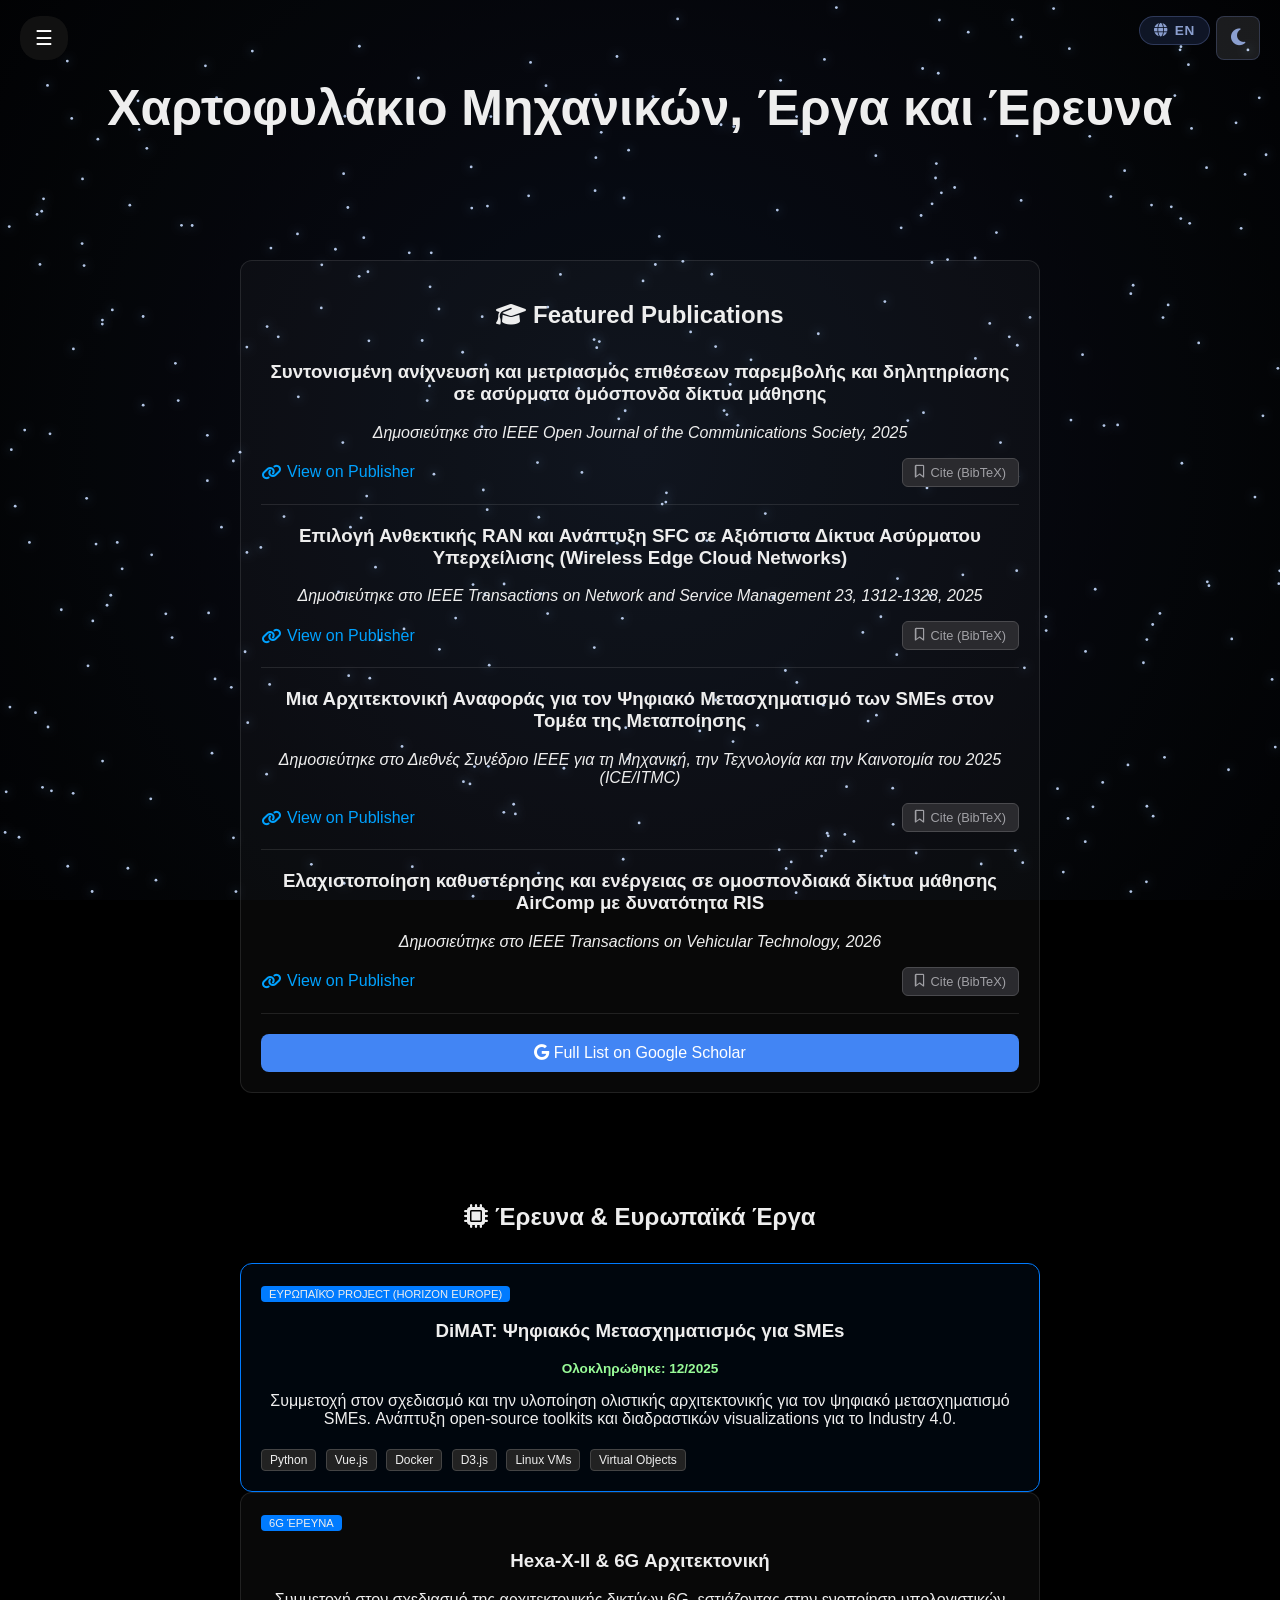
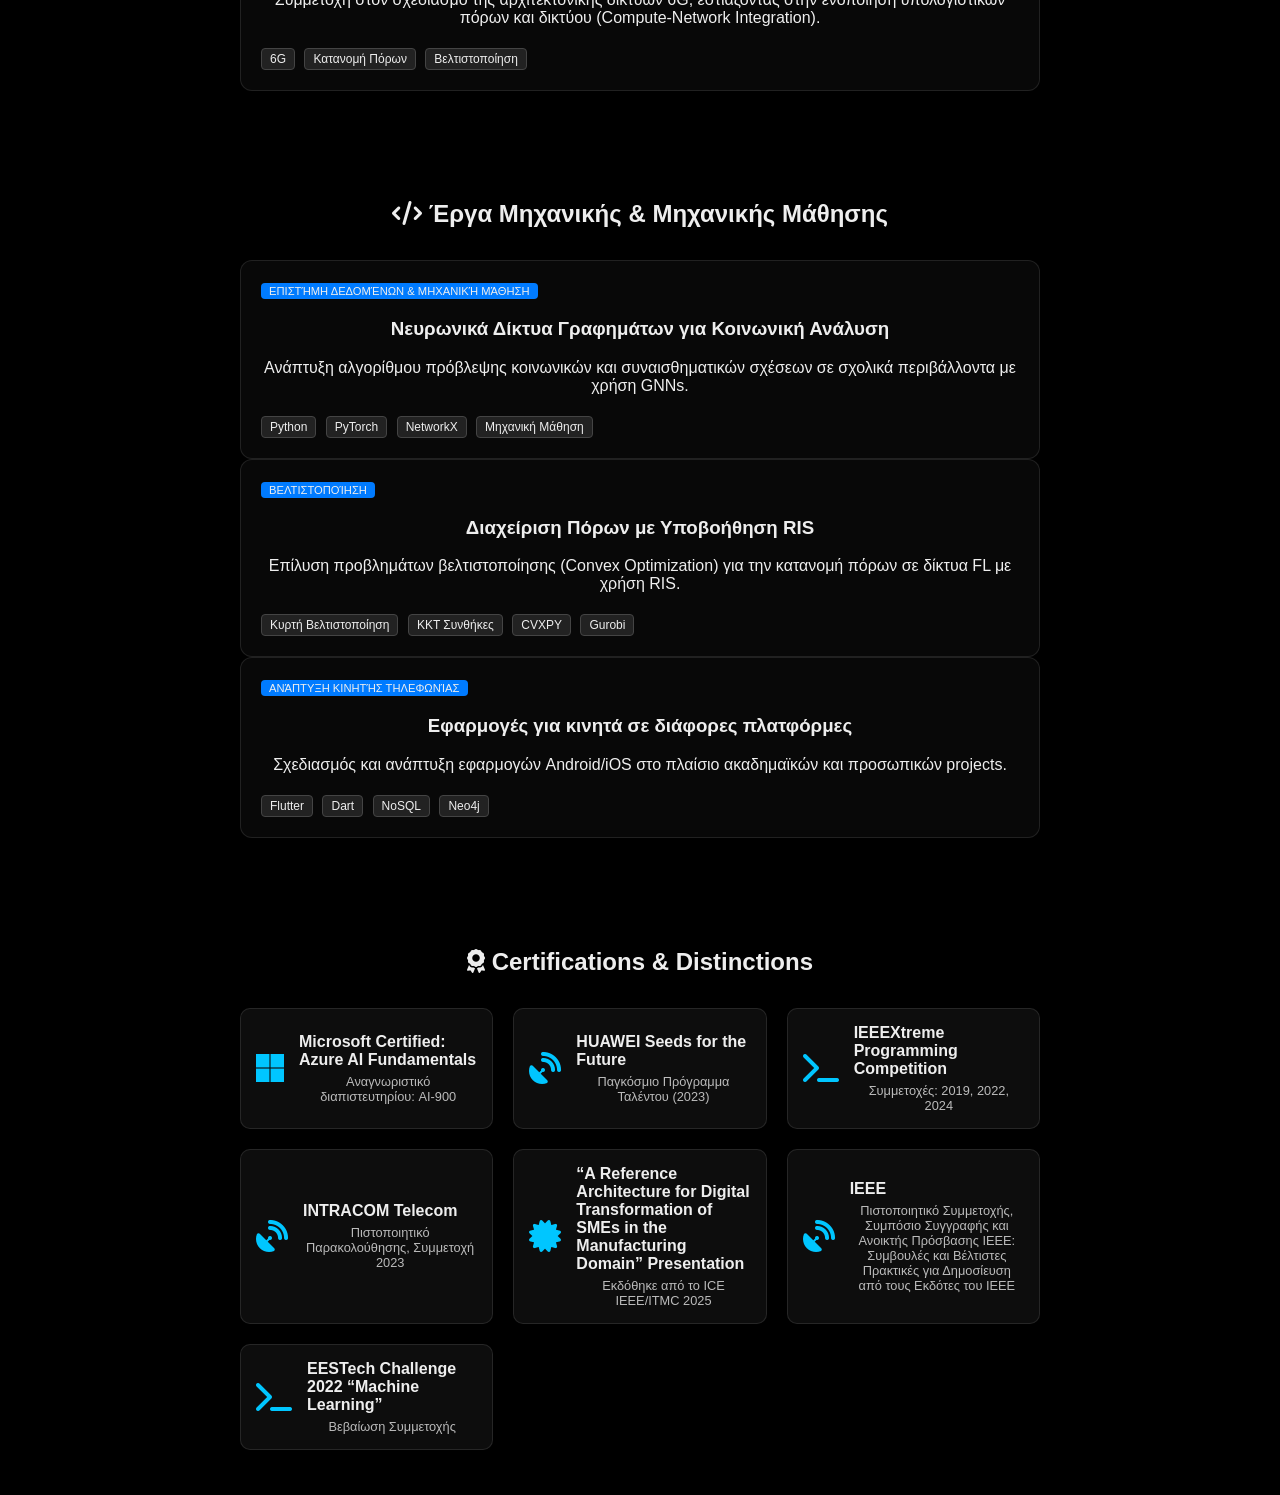
<file: projects_gr.html>
<!DOCTYPE html>
<html lang="en">
<head>
  <meta charset="UTF-8">
  <meta name="description" content="Official portfolio of Stefanos Voikos, Research Assistant at NTUA. Exploring 6G networks, Machine Learning, and Federated Learning.">
  <meta name="keywords" content="Stefanos Voikos, Στέφανος Βόικος, NTUA, 6G, Federated Learning, NETMODE, ECE">
  <meta name="viewport" content="width=device-width, initial-scale=1.0">
  <link rel="icon" type="image/png" href="icon.png">
  <title>Stefanos Voikos</title>
  <link rel="stylesheet" href="styles.css">
  <link rel="stylesheet" href="https://cdnjs.cloudflare.com/ajax/libs/font-awesome/6.5.0/css/all.min.css">
    <style>
    /* Background canvas */
    #background {
      position: fixed;
      top: 0; left: 0;
      width: 100%; height: 100%;
      z-index: -1;
      background: black;
    }
      .paper-entry {
    margin-bottom: 20px;
    padding-bottom: 15px;
    border-bottom: 1px solid rgba(255,255,255,0.1);
}

.category-tag {
    background: #007bff;
    font-size: 0.7rem;
    padding: 2px 8px;
    border-radius: 4px;
    text-transform: uppercase;
}

.scholar-btn {
    display: block;
    text-align: center;
    background: #4285F4;
    color: white;
    padding: 10px;
    border-radius: 8px;
    margin-top: 20px;
    text-decoration: none;
}
.social-icons {
      display: flex;
      gap: 12px;
      justify-content: center;
      flex-wrap: wrap;
    }

    .social-icons a {
      color: #8b9fcf;
      font-size: 1.1rem;
      width: 38px; height: 38px;
      border-radius: 50%;
      border: 1px solid rgba(120,140,210,0.25);
      display: flex; align-items: center; justify-content: center;
      transition: color 0.2s, border-color 0.2s, background 0.2s;
      text-decoration: none;
    }

    .social-icons a:hover {
      color: #fff;
      border-color: rgba(150,130,230,0.6);
      background: rgba(120,90,220,0.14);
    }
      /* Highlight για το DiMAT */
.highlight-card {
    border: 1px solid #007bff !important;
    background: rgba(0, 123, 255, 0.05) !important;
}

.status-badge {
    color: #98FB98;
    font-weight: bold;
    font-size: 0.85rem;
    margin-bottom: 10px;
}

/* Πιστοποιήσεις */
.certification-grid {
    display: grid;
    grid-template-columns: repeat(auto-fit, minmax(250px, 1fr));
    gap: 20px;
    margin-top: 20px;
}

.cert-item {
    display: flex;
    align-items: center;
    background: rgba(255, 255, 255, 0.05);
    padding: 15px;
    border-radius: 10px;
    border: 1px solid rgba(255, 255, 255, 0.1);
}

.cert-item i {
    font-size: 2rem;
    color: #00c6ff;
    margin-right: 15px;
}

.cert-info h4 {
    margin: 0;
    font-size: 1rem;
}

.cert-info p {
    margin: 5px 0 0 0;
    font-size: 0.8rem;
    color: #bbb;
}

.tech-stack span {
    background: #222;
    border: 1px solid #444;
    padding: 3px 8px;
    border-radius: 4px;
    font-size: 0.75rem;
    margin-right: 5px;
    display: inline-block;
    margin-top: 5px;
}

      .paper-actions-row {
    display: flex;
    justify-content: space-between; /* Pushes the child items to opposite ends */
    align-items: center;           /* Vertically centers both elements */
    width: 100%;                   /* Ensures the row spans the full width of the card */
}

/* Optional styling to make the layout look polished and clean */
.paper-link {
    text-decoration: none;
    color: #00a2ff; /* Adjust to match your theme's blue */
    display: inline-flex;
    align-items: center;
    gap: 6px;
}

.cite-trigger {
    background: #2a2a2e; /* Dark background matching the image */
    color: #a0a0a5;
    border: 1px solid #4a4a4e;
    padding: 6px 12px;
    border-radius: 6px;
    cursor: pointer;
    display: inline-flex;
    align-items: center;
    gap: 6px;
}

.cite-trigger:hover {
    background: #3a3a3e;
    color: #ffffff;
}

      /* Language Switcher Button Component */
    .lang-toggle-btn {
      position: fixed;
      top: 16px;
      right: 70px; /* Δίπλα από το Theme Toggle */
      z-index: 1000;
      background: rgba(20, 28, 50, 0.75);
      border: 1px solid rgba(120, 140, 210, 0.3);
      color: #8b9fcf;
      padding: 6px 14px;
      border-radius: 20px;
      font-size: 0.85rem;
      font-weight: 600;
      cursor: pointer;
      display: flex;
      align-items: center;
      gap: 6px;
      transition: all 0.2s;
      backdrop-filter: blur(6px);
      letter-spacing: 0.05em;
    }

    .lang-toggle-btn:hover {
      border-color: rgba(150, 130, 230, 0.6);
      color: #fff;
      background: rgba(120, 90, 220, 0.18);
    }

    /* Light mode adjustments για το Language Button */
    body.light-mode .lang-toggle-btn {
      background: rgba(240,243,252,0.85);
      border-color: rgba(80,100,200,0.25);
      color: #4a5a9a;
    }
    body.light-mode .lang-toggle-btn:hover {
      color: #1a237e;
      background: rgba(80,100,200,0.1);
    }
  </style>
</head>
<body>
    <canvas id="background"></canvas>

    <!-- Sidebar -->
    <div id="mySidebar" class="sidebar">
        <div class="sidebar-content">
            <!-- Navigation Links -->
            <div class="nav-links">
                <a href="home_gr.html">Αρχική</a>
                <a href="thesis_gr.html">Έρευνα & Διατριβές</a>
                <a href="projects_gr.html">Χαρτοφυλάκιο Μηχανικών, Έργα και Έρευνα</a>
                <a href="autobiography_gr.html">Αυτοβιογραφία</a>
                <a href="contact_gr.html">Επικοινωνία</a>
            </div>
            
            <!-- Social Media Section at Bottom -->
            <div class="sidebar-footer">
                <h3>Επικοινωνία</h3>
                <div class="social-icons">
                    <a href="mailto:elstefanosvks7@gmail.com" target="_blank"><i class="fa-regular fa-envelope"></i></a>
                    <a href="mailto:stefvoikos@netmode.ntua.gr" target="_blank"><i class="fa-regular fa-envelope"></i></a>
                    <a href="https://www.instagram.com/stefanos_vks7/" target="_blank"><i class="fab fa-instagram"></i></a>
                    <a href="https://www.facebook.com/profile.php?id=100054974571442" target="_blank"><i class="fab fa-facebook"></i></a>
                    <!-- <a href="https://github.com/StefanosVks7" target="_blank"><i class="fab fa-github"></i></a>-->
                    <a href="https://github.com/StefanosVks7" target="_blank" title="GitHub"><i class="fab fa-github"></i></a>
                    <a href="https://www.linkedin.com/in/stefanos-voikos-3a5b98216/" target="_blank" title="LinkedIn"><i class="fab fa-linkedin"></i></a>
                </div>
            </div>
        </div>
    </div>

<!-- Projects Section -->
    <div id="main">
    <button class="openbtn" onclick="toggleNav()">&#9776;</button>

      <button id="language-toggle" class="lang-toggle-btn" onclick="switchLanguage()">
           <i class="fa-solid fa-globe"></i> <span>GR</span>
      </button>
      
    <button id="theme-toggle" class="theme-btn" onclick="toggleTheme()">
          <i class="fa-solid fa-moon"></i>
    </button>
    
      <header class="header">
        <h1>Χαρτοφυλάκιο Μηχανικών, Έργα και Έρευνα</h1>
    </header>

    <section class="projects fade-in delay-1">
        <div class="project-card academic-papers">
            <h2><i class="fas fa-graduation-cap"></i> Featured Publications</h2>
            
            <div class="paper-entry">
                <h3>Συντονισμένη ανίχνευση και μετριασμός επιθέσεων παρεμβολής και δηλητηρίασης σε ασύρματα ομόσπονδα δίκτυα μάθησης</h3>
                <p><em>Δημοσιεύτηκε στο IEEE Open Journal of the Communications Society, 2025</em></p>
                <div class='paper-actions-row'>
                    <a href="https://scholar.google.com/citations?view_op=view_citation&hl=en&user=CzUVqG0AAAAJ&citation_for_view=CzUVqG0AAAAJ:u-x6o8ySG0sC" target="_blank" class="paper-link"><i class="fas fa-link"></i> View on Publisher</a>
                    <button class="btn-small cite-trigger" onclick="toggleBibtex(this)">
                        <i class="fa-regular fa-bookmark"></i> Cite (BibTeX)
                    </button>
                </div>
                <div class="bibtex-wrapper">
                    <div class="bibtex-header">
                        <span>BibTeX Citation</span>
                        <button class="copy-btn" onclick="copyBibtex(this)">
                            <i class="fa-regular fa-copy"></i> Copy
                        </button>
                    </div>
                    <pre class="bibtex-code"><code>@ARTICLE{10955168,
  author={Barkatsa, Sofia and Diamanti, Maria and Charatsaris, Panagiotis and Voikos, Stefanos and Tsiropoulou, Eirini Eleni and Papavassiliou, Symeon},
  journal={IEEE Open Journal of the Communications Society}, 
  title={Coordinated Jamming and Poisoning Attack Detection and Mitigation in Wireless Federated Learning Networks}, 
  year={2025},
  volume={6},
  number={},
  pages={3745-3759},
  keywords={Jamming;Wireless communication;Games;Servers;Power control;Bayes methods;Artificial intelligence;Adaptation models;Indexes;Federated learning;Bayesian games;contribution averaging;federated learning;incomplete information;jamming;poisoning;power control;robust aggregation},
  doi={10.1109/OJCOMS.2025.3558672}}
</code></pre>
                </div>
            </div> <div class="paper-entry">
                <h3>Επιλογή Ανθεκτικής RAN και Ανάπτυξη SFC σε Αξιόπιστα Δίκτυα Ασύρματου Υπερχείλισης (Wireless Edge Cloud Networks)</h3>
                <p><em>Δημοσιεύτηκε στο IEEE Transactions on Network and Service Management 23, 1312-1328, 2025</em></p>
                <div class='paper-actions-row'>
                    <a href="https://scholar.google.com/citations?view_op=view_citation&hl=en&user=CzUVqG0AAAAJ&citation_for_view=CzUVqG0AAAAJ:d1gkVwhDpl0C" target="_blank" class="paper-link"><i class="fas fa-link"></i> View on Publisher</a>
                    <button class="btn-small cite-trigger" onclick="toggleBibtex(this)">
                        <i class="fa-regular fa-bookmark"></i> Cite (BibTeX)
                    </button>
                </div>
                <div class="bibtex-wrapper">
                    <div class="bibtex-header">
                        <span>BibTeX Citation</span>
                        <button class="copy-btn" onclick="copyBibtex(this)">
                            <i class="fa-regular fa-copy"></i> Copy
                        </button>
                    </div>
                    <pre class="bibtex-code"><code>@ARTICLE{11303171,
  author={Dimolitsas, Ioannis and Diamanti, Maria and Voikos, Stefanos and Papavassiliou, Symeon},
  journal={IEEE Transactions on Network and Service Management}, 
  title={Resilient RAN Selection and SFC Deployment in Dependable Wireless Edge Cloud Networks}, 
  year={2026},
  volume={23},
  number={},
  pages={1312-1328},
  keywords={Resource management;Delays;Wireless communication;Optimization;Power demand;Computational modeling;Autonomous aerial vehicles;Servers;Resilience;Cloud computing;Dependable networks;end-to-end delay;power efficiency;radio access network selection;resilient framework;service function chain embedding},
  doi={10.1109/TNSM.2025.3645449}}
</code></pre>
                </div>
            </div> <div class="paper-entry">
                <h3>Μια Αρχιτεκτονική Αναφοράς για τον Ψηφιακό Μετασχηματισμό των SMEs στον Τομέα της Μεταποίησης</h3>
                <p><em>Δημοσιεύτηκε στο Διεθνές Συνέδριο IEEE για τη Μηχανική, την Τεχνολογία και την Καινοτομία του 2025 (ICE/ITMC)</em></p>
                <div class='paper-actions-row'>
                    <a href="https://scholar.google.com/citations?view_op=view_citation&hl=en&user=CzUVqG0AAAAJ&citation_for_view=CzUVqG0AAAAJ:u5HHmVD_uO8C" target="_blank" class="paper-link"><i class="fas fa-link"></i> View on Publisher</a>
                    <button class="btn-small cite-trigger" onclick="toggleBibtex(this)">
                        <i class="fa-regular fa-bookmark"></i> Cite (BibTeX)
                    </button>
                </div>
                <div class="bibtex-wrapper">
                    <div class="bibtex-header">
                        <span>BibTeX Citation</span>
                        <button class="copy-btn" onclick="copyBibtex(this)">
                            <i class="fa-regular fa-copy"></i> Copy
                        </button>
                    </div>
                    <pre class="bibtex-code"><code>@INPROCEEDINGS{11106592,
  author={Tsitseklis, Konstantinos and Morand, Lukas and Mateo-Casali, Miguel A. and Stavropoulou, Georgia and Mavraidi, Lydia and Voikos, Stefanos and Nahshon, Yoav and Büschelberger, Matthias and De Andres, Pablo and Lavasa, Artemis and Karakostas, Anastasios and Papadimitriou, Ioannis and Cosma, Leonardo and Gomez, Javier and De La Rosa Ramírez, Harrison and Zafeiropoulos, Anastasios and Fraile, Francisco and Boza, Andrés and Candea, Ciprian and Papavassiliou, Symeon},
  booktitle={2025 IEEE International Conference on Engineering, Technology, and Innovation (ICE/ITMC)}, 
  title={A Reference Architecture for Digital Transformation of SMEs in the Manufacturing Domain}, 
  year={2025},
  volume={},
  number={},
  pages={1-10},
  keywords={Manufacturing industries;Technological innovation;Software as a service;Computer architecture;Digitization;Product design;Quality assessment;Fourth Industrial Revolution;Standards;Open source software;Materials Manufacturing;Industry 4.0;Digitization;Reference Architecture;Small and Medium Enterprises;SMEs},
  doi={10.1109/ICE/ITMC65658.2025.11106592}}
</code></pre>
                </div>
            </div> <div class="paper-entry">
                <h3>Ελαχιστοποίηση καθυστέρησης και ενέργειας σε ομοσπονδιακά δίκτυα μάθησης AirComp με δυνατότητα RIS</h3>
                <p><em>Δημοσιεύτηκε στο IEEE Transactions on Vehicular Technology, 2026</em></p>
                <div class='paper-actions-row'>
                    <a href="https://scholar.google.com/citations?view_op=view_citation&hl=en&user=CzUVqG0AAAAJ&citation_for_view=CzUVqG0AAAAJ:9yKSN-GCB0IC" target="_blank" class="paper-link"><i class="fas fa-link"></i> View on Publisher</a>
                    <button class="btn-small cite-trigger" onclick="toggleBibtex(this)">
                        <i class="fa-regular fa-bookmark"></i> Cite (BibTeX)
                    </button>
                </div>
                <div class="bibtex-wrapper">
                    <div class="bibtex-header">
                        <span>BibTeX Citation</span>
                        <button class="copy-btn" onclick="copyBibtex(this)">
                            <i class="fa-regular fa-copy"></i> Copy
                        </button>
                    </div>
                    <pre class="bibtex-code"><code>@ARTICLE{11408148,
  author={Charatsaris, Panagiotis and Voikos, Stefanos and Diamanti, Maria and Papavassiliou, Symeon},
  journal={IEEE Transactions on Vehicular Technology}, 
  title={Latency and Energy Minimization in RIS-enabled AirComp Federated Learning Networks}, 
  year={2026},
  volume={},
  number={},
  pages={1-16},
  doi={10.1109/TVT.2026.3667419}}</code></pre>
                </div>
            </div> 
            <div class="scholar-cta">
                <a href="https://scholar.google.com/citations?user=CzUVqG0AAAAJ&hl=en&oi=ao" target="_blank" class="btn scholar-btn">
                    <i class="fab fa-google"></i> Full List on Google Scholar
                </a>
            </div>
    </section>
    <!-- <section class="projects fade-in delay-1">
        <div class="project-card academic-papers">
            <h2><i class="fas fa-graduation-cap"></i> Featured Publications</h2>
            
            <div class="paper-entry">
                <h3>Coordinated jamming and poisoning attack detection and mitigation in wireless federated learning networks</h3>
                <p><em>Published in IEEE Open Journal of the Communications Society, 2025</em></p>
                <div class='paper-actions-row'>
                  <a href="https://scholar.google.com/citations?view_op=view_citation&hl=en&user=CzUVqG0AAAAJ&citation_for_view=CzUVqG0AAAAJ:u-x6o8ySG0sC" target="_blank" class="paper-link"><i class="fas fa-link"></i> View on Publisher</a>
                  <div class="paper-buttons">
                    <button class="btn-small cite-trigger" onclick="toggleBibtex(this)">
                      <i class="fa-regular fa-bookmark"></i> Cite (BibTeX)
                    </button>
                  </div>
                </div>
                <div class="bibtex-wrapper">
                  <div class="bibtex-header">
                    <span>BibTeX Citation</span>
                    <button class="copy-btn" onclick="copyBibtex(this)">
                      <i class="fa-regular fa-copy"></i> Copy
                    </button>
                  </div>
                  <pre class="bibtex-code"><code>@ARTICLE{11408148,
                    author={Charatsaris, Panagiotis and Voikos, Stefanos and Diamanti, Maria and Papavassiliou, Symeon},
                    journal={IEEE Transactions on Vehicular Technology}, 
                    title={Latency and Energy Minimization in RIS-enabled AirComp Federated Learning Networks}, 
                    year={2026},
                    volume={},
                    number={},
                    pages={1-16},
                    keywords={Atmospheric modeling;Computational modeling;Optimization;Energy consumption;Minimization;Reconfigurable intelligent surfaces;Servers;Artificial intelligence;Array signal processing;Radio spectrum management;Federated learning;over-the-air computation;reconfigurable intelligent surface;beamforming design;compute resource allocation;latency;energy;alternating optimization},
                    doi={10.1109/TVT.2026.3667419}}
                </code></pre>
            </div> </div>

            <div class="paper-entry">
                <h3>Resilient RAN Selection and SFC Deployment in Dependable Wireless Edge Cloud Networks</h3>
                <p><em>Published in IEEE Transactions on Network and Service Management 23, 1312-1328, 2025</em></p>
                <div class='paper-actions-row'>
                  <a href="https://scholar.google.com/citations?view_op=view_citation&hl=en&user=CzUVqG0AAAAJ&citation_for_view=CzUVqG0AAAAJ:d1gkVwhDpl0C" target="_blank" class="paper-link"><i class="fas fa-link"></i> View on Publisher</a>
                  <div class="paper-buttons">
                    <button class="btn-small cite-trigger" onclick="toggleBibtex(this)">
                      <i class="fa-regular fa-bookmark"></i> Cite (BibTeX)
                    </button>
                  </div>
                </div>
                <div class="bibtex-wrapper">
                  <div class="bibtex-header">
                    <span>BibTeX Citation</span>
                    <button class="copy-btn" onclick="copyBibtex(this)">
                      <i class="fa-regular fa-copy"></i> Copy
                    </button>
                  </div>
                  <pre class="bibtex-code"><code>@ARTICLE{11408148,
                    author={Charatsaris, Panagiotis and Voikos, Stefanos and Diamanti, Maria and Papavassiliou, Symeon},
                    journal={IEEE Transactions on Vehicular Technology}, 
                    title={Latency and Energy Minimization in RIS-enabled AirComp Federated Learning Networks}, 
                    year={2026},
                    volume={},
                    number={},
                    pages={1-16},
                    keywords={Atmospheric modeling;Computational modeling;Optimization;Energy consumption;Minimization;Reconfigurable intelligent surfaces;Servers;Artificial intelligence;Array signal processing;Radio spectrum management;Federated learning;over-the-air computation;reconfigurable intelligent surface;beamforming design;compute resource allocation;latency;energy;alternating optimization},
                    doi={10.1109/TVT.2026.3667419}}
                </code></pre>
              </div>
            </div>
            </div>

          <div class="paper-entry">
                <h3>A Reference Architecture for Digital Transformation of SMEs in the Manufacturing Domain</h3>
                <p><em>Published in 2025 IEEE International Conference on Engineering, Technology, and Innovation (ICE/ITMC), 2025</em></p>
                <div class='paper-actions-row'>
                  <a href="https://scholar.google.com/citations?view_op=view_citation&hl=en&user=CzUVqG0AAAAJ&citation_for_view=CzUVqG0AAAAJ:u5HHmVD_uO8C" target="_blank" class="paper-link"><i class="fas fa-link"></i> View on Publisher</a>
                  <div class="paper-buttons">
                    <button class="btn-small cite-trigger" onclick="toggleBibtex(this)">
                      <i class="fa-regular fa-bookmark"></i> Cite (BibTeX)
                    </button>
                  </div>
                </div>
                <div class="bibtex-wrapper">
                  <div class="bibtex-header">
                    <span>BibTeX Citation</span>
                    <button class="copy-btn" onclick="copyBibtex(this)">
                      <i class="fa-regular fa-copy"></i> Copy
                    </button>
                  </div>
                  <pre class="bibtex-code"><code>@ARTICLE{11408148,
                    author={Charatsaris, Panagiotis and Voikos, Stefanos and Diamanti, Maria and Papavassiliou, Symeon},
                    journal={IEEE Transactions on Vehicular Technology}, 
                    title={Latency and Energy Minimization in RIS-enabled AirComp Federated Learning Networks}, 
                    year={2026},
                    volume={},
                    number={},
                    pages={1-16},
                    keywords={Atmospheric modeling;Computational modeling;Optimization;Energy consumption;Minimization;Reconfigurable intelligent surfaces;Servers;Artificial intelligence;Array signal processing;Radio spectrum management;Federated learning;over-the-air computation;reconfigurable intelligent surface;beamforming design;compute resource allocation;latency;energy;alternating optimization},
                    doi={10.1109/TVT.2026.3667419}}
                </code></pre>
              </div>
            </div>
          <div class="paper-entry">
                <h3>Latency and Energy Minimization in RIS-enabled AirComp Federated Learning Networks</h3>
                <p><em>Published in IEEE Transactions on Vehicular Technology, 2026</em></p>
                <a href="https://scholar.google.com/citations?view_op=view_citation&hl=en&user=CzUVqG0AAAAJ&citation_for_view=CzUVqG0AAAAJ:9yKSN-GCB0IC" target="_blank" class="paper-link"><i class="fas fa-link"></i> View on Publisher</a> 
              <div class='paper-actions-row'>
                  <a href="https://scholar.google.com/citations?view_op=view_citation&hl=en&user=CzUVqG0AAAAJ&citation_for_view=CzUVqG0AAAAJ:9yKSN-GCB0IC" target="_blank" class="paper-link"><i class="fas fa-link"></i> View on Publisher</a>
                  <div class="paper-buttons">
                    <button class="btn-small cite-trigger" onclick="toggleBibtex(this)">
                      <i class="fa-regular fa-bookmark"></i> Cite (BibTeX)
                    </button>
                  </div>
                </div>
                <div class="bibtex-wrapper">
                  <div class="bibtex-header">
                    <span>BibTeX Citation</span>
                    <button class="copy-btn" onclick="copyBibtex(this)">
                      <i class="fa-regular fa-copy"></i> Copy
                    </button>
                  </div>
                  <pre class="bibtex-code"><code>@ARTICLE{11408148,
                    author={Charatsaris, Panagiotis and Voikos, Stefanos and Diamanti, Maria and Papavassiliou, Symeon},
                    journal={IEEE Transactions on Vehicular Technology}, 
                    title={Latency and Energy Minimization in RIS-enabled AirComp Federated Learning Networks}, 
                    year={2026},
                    volume={},
                    number={},
                    pages={1-16},
                    keywords={Atmospheric modeling;Computational modeling;Optimization;Energy consumption;Minimization;Reconfigurable intelligent surfaces;Servers;Artificial intelligence;Array signal processing;Radio spectrum management;Federated learning;over-the-air computation;reconfigurable intelligent surface;beamforming design;compute resource allocation;latency;energy;alternating optimization},
                    doi={10.1109/TVT.2026.3667419}}
                </code></pre>
            </div>
            </div>

            <div class="scholar-cta">
                <a href="https://scholar.google.com/citations?user=CzUVqG0AAAAJ&hl=en&oi=ao" target="_blank" class="btn scholar-btn">
                    <i class="fab fa-google"></i> Full List on Google Scholar
                </a>
            </div>
        </div>
    </section> -->
    
    <section class="projects fade-in delay-1">
        <h2><i class="fas fa-microchip"></i> Έρευνα & Ευρωπαϊκά Έργα</h2>
        <div class="project-grid">
            
            <div class="project-card highlight-card">
                <span class="category-tag">Ευρωπαϊκό Project (Horizon Europe)</span>
                <h3>DiMAT: Ψηφιακός Μετασχηματισμός για SMEs</h3>
                <p class="status-badge">Ολοκληρώθηκε: 12/2025</p>
                <p>Συμμετοχή στον σχεδιασμό και την υλοποίηση ολιστικής αρχιτεκτονικής για τον ψηφιακό μετασχηματισμό SMEs. Ανάπτυξη open-source toolkits και διαδραστικών visualizations για το Industry 4.0.</p>
                <div class="tech-stack">
                    <span>Python</span> <span>Vue.js</span> <span>Docker</span> <span>D3.js</span> <span>Linux VMs</span> <span>Virtual Objects</span>
                </div>
            </div>

            <div class="project-card">
                <span class="category-tag">6G Έρευνα</span>
                <h3>Hexa-X-II & 6G Αρχιτεκτονική</h3>
                <p>Συμμετοχή στον σχεδιασμό της αρχιτεκτονικής δικτύων 6G, εστιάζοντας στην ενοποίηση υπολογιστικών πόρων και δικτύου (Compute-Network Integration).</p>
                <div class="tech-stack">
                    <span>6G</span> <span>Κατανομή Πόρων</span> <span>Βελτιστοποίηση</span>
                </div>
            </div>
        </div>
    </section>

    <section class="projects fade-in delay-2">
        <h2><i class="fas fa-code"></i> Έργα Μηχανικής & Μηχανικής Μάθησης</h2>
        <div class="project-grid">
            <div class="project-card">
                <span class="category-tag">Επιστήμη Δεδομένων & Μηχανική Μάθηση</span>
                <h3>Νευρωνικά Δίκτυα Γραφημάτων για Κοινωνική Ανάλυση</h3>
                <p>Ανάπτυξη αλγορίθμου πρόβλεψης κοινωνικών και συναισθηματικών σχέσεων σε σχολικά περιβάλλοντα με χρήση GNNs.</p>
                <div class="tech-stack">
                    <span>Python</span> <span>PyTorch</span> <span>NetworkX</span> <span>Mηχανική Μάθηση</span>
                </div>
            </div>

            <div class="project-card">
                <span class="category-tag">Βελτιστοποίηση</span>
                <h3>Διαχείριση Πόρων με Υποβοήθηση RIS</h3>
                <p>Επίλυση προβλημάτων βελτιστοποίησης (Convex Optimization) για την κατανομή πόρων σε δίκτυα FL με χρήση RIS.</p>
                <div class="tech-stack">
                    <span>Κυρτή Βελτιστοποίηση</span> <span>KKT Συνθήκες</span> <span> CVXPY </span> <span> Gurobi </span>
                </div>
            </div>

            <div class="project-card">
                <span class="category-tag">Ανάπτυξη κινητής τηλεφωνίας</span>
                <h3>Εφαρμογές για κινητά σε διάφορες πλατφόρμες</h3>
                <p>Σχεδιασμός και ανάπτυξη εφαρμογών Android/iOS στο πλαίσιο ακαδημαϊκών και προσωπικών projects.</p>
                <div class="tech-stack">
                    <span>Flutter</span> <span>Dart</span> <span>NoSQL</span> <span>Neo4j</span>
                </div>
            </div>
        </div>
    </section>

    <section class="projects fade-in delay-3">
        <h2><i class="fas fa-award"></i> Certifications & Distinctions</h2>
        <div class="certification-grid">
            <div class="cert-item">
                <i class="fab fa-microsoft"></i>
                <div class="cert-info">
                    <h4>Microsoft Certified: Azure AI Fundamentals</h4>
                    <p>Αναγνωριστικό διαπιστευτηρίου: AI-900</p>
                </div>
            </div>
            <div class="cert-item">
                <i class="fas fa-satellite-dish"></i>
                <div class="cert-info">
                    <h4>HUAWEI Seeds for the Future</h4>
                    <p>Παγκόσμιο Πρόγραμμα Ταλέντου (2023)</p>
                </div>
            </div>
            <div class="cert-item">
                <i class="fas fa-terminal"></i>
                <div class="cert-info">
                    <h4>IEEEXtreme Programming Competition</h4>
                    <p>Συμμετοχές: 2019, 2022, 2024</p>
                </div>
            </div>
           <div class="cert-item">
                <i class="fas fa-satellite-dish"></i>
                <div class="cert-info">
                    <h4>INTRACOM Telecom</h4>
                    <p>Πιστοποιητικό Παρακολούθησης, Συμμετοχή 2023</p>
                </div>
            </div>
          <div class="cert-item">
              <i class="fas fa-certificate"></i>
              <div class="cert-info">
                  <h4>“A Reference Architecture for Digital Transformation of SMEs in the Manufacturing Domain” Presentation</h4>
                  <p>Εκδόθηκε από το ICE IEEE/ITMC 2025</p>
              </div>
          </div>
          <div class="cert-item">
                <i class="fas fa-satellite-dish"></i>
                <div class="cert-info">
                    <h4>IEEE</h4>
                    <p>Πιστοποιητικό Συμμετοχής, Συμπόσιο Συγγραφής και Ανοικτής Πρόσβασης IEEE: Συμβουλές και Βέλτιστες Πρακτικές για Δημοσίευση από τους Εκδότες του IEEE</p>
                </div>
            </div>
          <div class="cert-item">
                <i class="fas fa-terminal"></i>
                <div class="cert-info">
                    <h4>EESTech Challenge 2022 “Machine Learning”  </h4>
                    <p>Βεβαίωση Συμμετοχής</p>
                </div>
            </div>
        </div>
    </section>
</div>
    <script>
    function switchLanguage() {
      localStorage.setItem('preferredLang', 'en');
      window.location.href = 'projects.html';
    }

    document.addEventListener("DOMContentLoaded", () => {
      localStorage.setItem('preferredLang', 'gr');
      
      // Αλλάζουμε το λεκτικό του κουμπιού σε EN ώστε ο χρήστης να ξέρει πώς να γυρίσει πίσω
      const langBtnSpan = document.querySelector('#language-toggle span');
      if(langBtnSpan) langBtnSpan.textContent = 'EN';

      // Ενημερώνουμε dynamic όλα τα links να δείχνουν στα υπόλοιπα εγχώρια _gr αρχεία
      updateLinksToLanguage('gr');
    });

    function updateLinksToLanguage(lang) {
      const suffix = lang === 'gr' ? '_gr.html' : '.html';
      const navLinks = document.querySelectorAll('#sidebar-nav-links a');
      const files = ['home', 'thesis', 'projects', 'autobiography', 'contact'];
      
      navLinks.forEach((link, index) => {
        if(files[index]) link.setAttribute('href', files[index] + suffix);
      });

      const ctaResearch = document.getElementById('cta-research');
      const ctaProjects = document.getElementById('cta-projects');
      if(ctaResearch) ctaResearch.setAttribute('href', 'thesis' + suffix);
      if(ctaProjects) ctaProjects.setAttribute('href', 'projects' + suffix);
    }
  </script>
    <script src="script.js"></script>
      <script src="background_projects.js"></script>
</body>
</html>
</file>
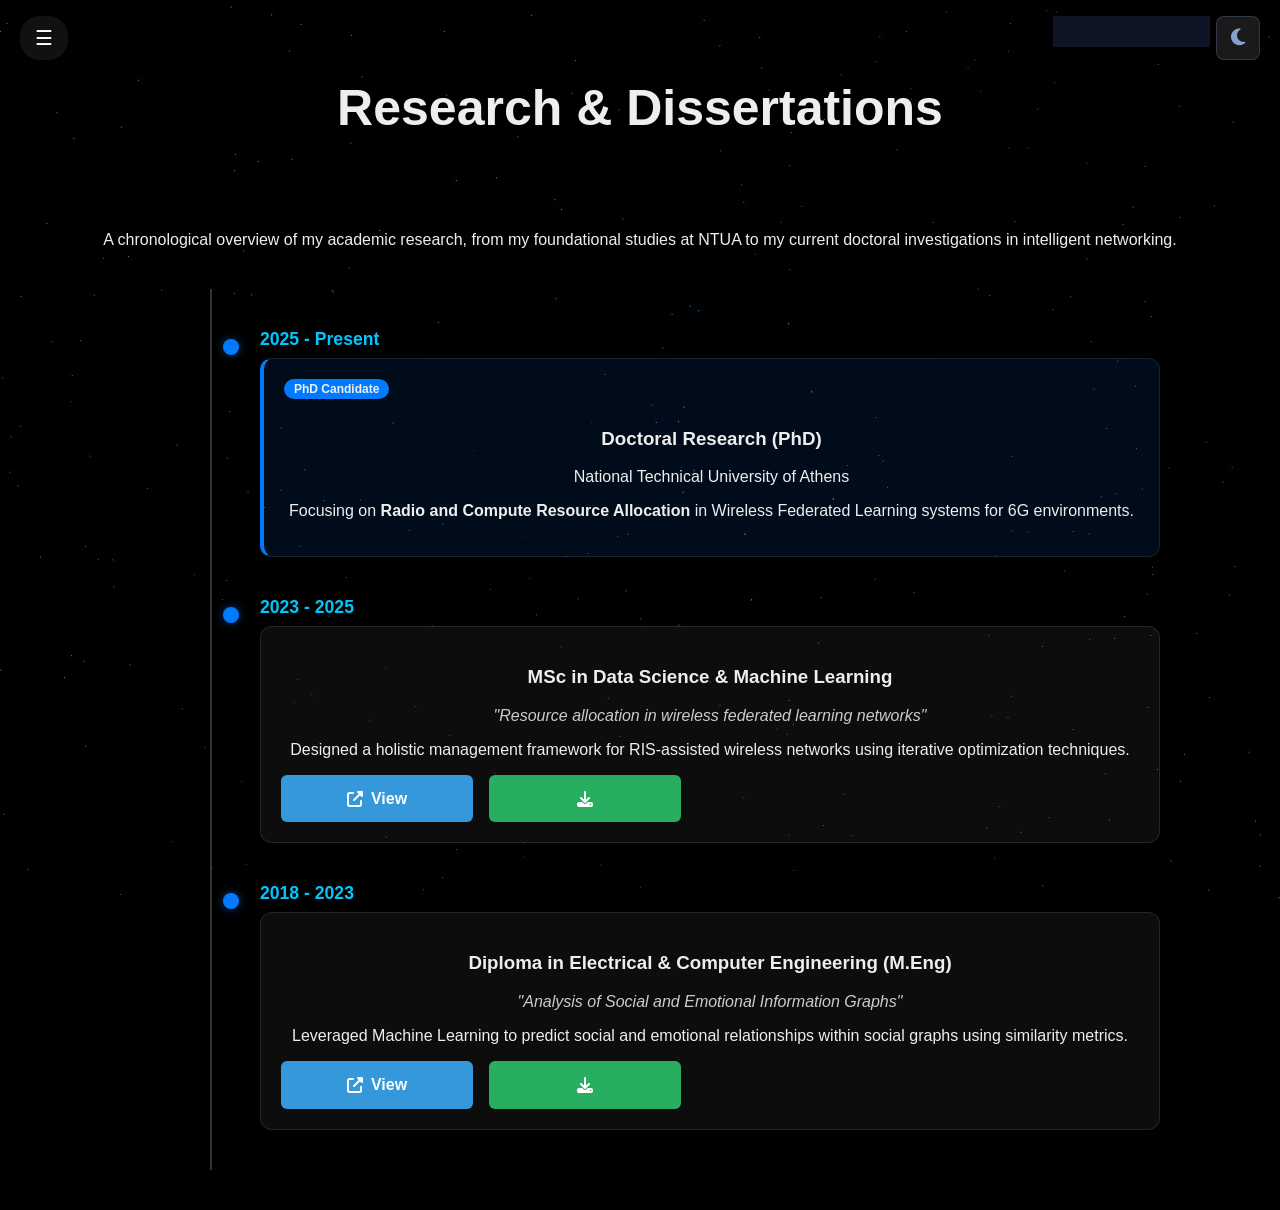
<file: thesis.html>
<!DOCTYPE html>
<html lang="en">
<head>
  <meta charset="UTF-8">
  <meta name="description" content="Official portfolio of Stefanos Voikos, Research Assistant at NTUA. Exploring 6G networks, Machine Learning, and Federated Learning.">
  <meta name="keywords" content="Stefanos Voikos, Στέφανος Βόικος, NTUA, 6G, Federated Learning, NETMODE, ECE">
   
  <meta name="viewport" content="width=device-width, initial-scale=1.0">
  <link rel="icon" type="image/png" href="icon.png">
  <title data-i18n="meta-title">Stefanos Voikos - Research & Dissertations</title>
  <link rel="stylesheet" href="styles.css">
  <link rel="stylesheet" href="https://cdnjs.cloudflare.com/ajax/libs/font-awesome/6.5.0/css/all.min.css">
  <style>
  #mlp-bg {
    position: fixed;
    top: 0; left: 0;
    width: 100%; height: 100%;
    z-index: -1;
    background: black;
  }
    .social-icons {
      display: flex;
      gap: 12px;
      justify-content: center;
      flex-wrap: wrap;
    }

    .social-icons a {
      color: #8b9fcf;
      font-size: 1.1rem;
      width: 38px; height: 38px;
      border-radius: 50%;
      border: 1px solid rgba(120,140,210,0.25);
      display: flex; align-items: center; justify-content: center;
      transition: color 0.2s, border-color 0.2s, background 0.2s;
      text-decoration: none;
    }

    .social-icons a:hover {
      color: #fff;
      border-color: rgba(150,130,230,0.6);
      background: rgba(120,90,220,0.14);
    }
  /* Timeline Container */
.timeline-container {
    position: relative;
    max-width: 900px;
    margin: 40px auto;
    padding: 20px;
}

/* The Vertical Line */
.timeline-container::after {
    content: '';
    position: absolute;
    width: 2px;
    background: rgba(255, 255, 255, 0.2);
    top: 0;
    bottom: 0;
    left: 40px;
}
/* Timeline Item */
.timeline-item {
    padding: 20px 0 20px 70px;
    position: relative;
    width: 100%;
}

/* Timeline Dots */
.timeline-dot {
    position: absolute;
    width: 16px;
    height: 16px;
    background: #007bff;
    border-radius: 50%;
    left: 33px;
    top: 30px;
    z-index: 1;
    box-shadow: 0 0 10px rgba(0, 123, 255, 0.5);
}

.timeline-date {
    font-weight: bold;
    color: #00c6ff;
    margin-bottom: 8px;
    font-size: 1.1rem;
}

/* Content Box Styling */
.timeline-content {
    background: rgba(255, 255, 255, 0.05);
    padding: 20px;
    border-radius: 12px;
    border: 1px solid rgba(255, 255, 255, 0.1);
    transition: transform 0.3s ease;
}

.timeline-content:hover {
    transform: translateX(10px);
    background: rgba(255, 255, 255, 0.08);
}

.current-research {
    border-left: 4px solid #007bff;
    background: rgba(0, 123, 255, 0.1) !important;
}

.status-badge {
    background: #007bff;
    padding: 3px 10px;
    border-radius: 20px;
    font-size: 0.75rem;
    font-weight: bold;
    display: inline-block;
    margin-bottom: 10px;
}  

    /* Language Switcher Container & Dropdown */
    .lang-container {
      position: fixed;
      top: 16px;
      right: 70px;
      z-index: 1000;
    }

    .lang-toggle-btn {
      background: rgba(20, 28, 50, 0.75);
      border: 1px solid rgba(120, 140, 210, 0.3);
      color: #8b9fcf;
      padding: 6px 14px;
      border-radius: 20px;
      font-size: 0.85rem;
      font-weight: 600;
      cursor: pointer;
      display: flex;
      align-items: center;
      gap: 6px;
      transition: all 0.2s;
      backdrop-filter: blur(6px);
      letter-spacing: 0.05em;
    }

    .lang-toggle-btn:hover {
      border-color: rgba(150, 130, 230, 0.6);
      color: #fff;
      background: rgba(120, 90, 220, 0.18);
    }

    .lang-dropdown {
      position: absolute;
      top: 100%;
      right: 0;
      margin-top: 8px;
      background: rgba(15, 22, 42, 0.95);
      border: 1px solid rgba(120, 140, 210, 0.2);
      border-radius: 12px;
      box-shadow: 0 10px 25px rgba(0,0,0,0.5);
      display: none;
      flex-direction: column;
      max-height: 280px;
      overflow-y: auto;
      width: 140px;
      backdrop-filter: blur(10px);
    }

    .lang-dropdown.show {
      display: flex;
    }

    .lang-dropdown button {
      background: none;
      border: none;
      color: #8b9fcf;
      padding: 8px 16px;
      text-align: left;
      font-size: 0.85rem;
      cursor: pointer;
      transition: all 0.2s;
      width: 100%;
    }

    .lang-dropdown button:hover {
      background: rgba(120, 90, 220, 0.2);
      color: #fff;
    }

    .lang-dropdown button.active {
      color: #00c6ff;
      font-weight: bold;
      background: rgba(0, 198, 255, 0.08);
    }

    .lang-dropdown::-webkit-scrollbar {
      width: 6px;
    }
    .lang-dropdown::-webkit-scrollbar-track {
      background: transparent;
    }
    .lang-dropdown::-webkit-scrollbar-thumb {
      background: rgba(120, 140, 210, 0.3);
      border-radius: 4px;
    }

    .lang-dropdown-wrapper {
      position: fixed;
      top: 16px;
      right: 70px;
      z-index: 1000;
      background: rgba(20, 28, 50, 0.75);
      border: 1px solid rgba(120, 140, 210, 0.3);
      color: #8b9fcf;
      padding: 6px 12px;
      border-radius: 20px;
      display: flex;
      align-items: center;
      gap: 8px;
      transition: all 0.2s;
      backdrop-filter: blur(6px);
    }
    
    /* Το εικονίδιο μέσα στον wrapper */
    .lang-dropdown-wrapper i {
      position: absolute;
      left: 12px;
      top: 50%;
      transform: translateY(-50%);
      color: #8b9fcf;
      pointer-events: none;
      font-size: 0.85rem;
    }
    .lang-dropdown-wrapper:hover {
      border-color: rgba(150, 130, 230, 0.6);
      color: #fff;
    }
    body.light-mode .lang-dropdown-wrapper {
      background: rgba(240,243,252,0.85);
      border-color: rgba(80,100,200,0.25);
      color: #4a5a9a;
    }
    body.light-mode .lang-dropdown-wrapper:hover {
      color: #1a237e;
    }

    .lang-toggle-select {
      background: transparent;
      border: none;
      color: inherit;
      font-size: 0.85rem;
      font-weight: 600;
      cursor: pointer;
      outline: none;
      letter-spacing: 0.05em;
      padding-left: 32px; /* <-- ΑΥΤΟ ΘΑ ΣΩΣΕΙ ΤΗΝ ΚΑΤΑΣΤΑΣΗ */
    }
    .lang-toggle-select option {
      background: #0d1222;
      color: #fff;
    }
    body.light-mode .lang-toggle-select option {
      background: #ffffff;
      color: #333333;
    }
</style>
</head>
<body>
    <canvas id="mlp-bg"></canvas>  
    <div id="mySidebar" class="sidebar">
        <div class="sidebar-content">
            <div class="nav-links" id="sidebar-nav-links">
                <a href="index.html" data-i18n="nav-home">Home</a>
                <a href="thesis.html" data-i18n="nav-thesis">Research & Dissertations</a>
                <a href="projects.html" data-i18n="nav-projects">Engineering Portfolio, Projects and Research</a>
                <a href="autobiography.html" data-i18n="nav-bio">Auto-Biography</a>
                <a href="contact.html" data-i18n="nav-contact">Contact</a>
            </div>
            
            <div class="sidebar-footer">
                <h3 data-i18n="sidebar-contact-title">Contact</h3>
                <div class="social-icons">
                    <a href="mailto:elstefanosvks7@gmail.com" target="_blank"><i class="fa-regular fa-envelope"></i></a>
                    <a href="mailto:stefvoikos@netmode.ntua.gr" target="_blank"><i class="fa-regular fa-envelope"></i></a>
                    <a href="https://www.instagram.com/stefanos_vks7/" target="_blank"><i class="fab fa-instagram"></i></a>
                    <a href="https://www.facebook.com/profile.php?id=100054974571442" target="_blank"><i class="fab fa-facebook"></i></a>
                    <a href="https://github.com/StefanosVks7" target="_blank" title="GitHub"><i class="fab fa-github"></i></a>
                    <a href="https://www.linkedin.com/in/stefanos-voikos-3a5b98216/" target="_blank" title="LinkedIn"><i class="fab fa-linkedin"></i></a>
                </div>
            </div>
        </div>
    </div>

    <div id="main">
        <button class="openbtn" onclick="toggleNav()">&#9776;</button>

      <div class="lang-dropdown-wrapper">
        <i class="fa-solid fa-globe"></i>
        <select id="language-selector" class="lang-toggle-select" onchange="translatePage(this.value)">
          <option value="en">English</option>
          <option value="el">Ελληνικά</option>
          <option value="de">Deutsch</option>
          <option value="fr">Français</option>
          <option value="it">Italiano</option>
          <option value="es">Español</option>
          <option value="ru">Русский</option>
          <option value="pt">Português</option>
          <option value="pl">Polski</option>
          <option value="sv">Svenska</option>
          <option value="sr">Српски</option>
          <option value="bg">Български</option>
          <option value="ro">Română</option>
          <option value="sq">Shqip</option>
          <option value="fa">فارسی</option>
          <option value="ar">العربية</option>
          <option value="zh">中文</option>
          <option value="ja">日本語</option>
          <option value="hi">हिन्दी</option>
        </select>
    </div>
      
    <button id="theme-toggle" class="theme-btn" onclick="toggleTheme()">
      <i class="fa-solid fa-moon"></i>
    </button>

    <header class="header">
        <h1 data-i18n="page-title">Research & Dissertations</h1>
    </header>
    
    <div class="intro-text fade-in delay-1">
        <p data-i18n="intro-text">A chronological overview of my academic research, from my foundational studies at NTUA to my current doctoral investigations in intelligent networking.</p>
    </div>

    <section class="timeline-container fade-in delay-2">
    
    <div class="timeline-item">
        <div class="timeline-dot"></div>
        <div class="timeline-date" data-i18n="present">2025 - Present</div>
        <div class="timeline-content current-research">
            <span class="status-badge" data-i18n="badge-phd">PhD Candidate</span>
            <h3 data-i18n="title-phd">Doctoral Research (PhD)</h3>
            <p class="institution" data-i18n="inst-ntua">National Technical University of Athens</p>
            <p class="description" data-i18n="desc-phd">
                Focusing on <strong>Radio and Compute Resource Allocation</strong> in Wireless Federated Learning systems for 6G environments.
            </p>
        </div>
    </div>

    <div class="timeline-item">
        <div class="timeline-dot"></div>
        <div class="timeline-date">2023 - 2025</div>
        <div class="timeline-content">
            <h3 data-i18n="title-msc">MSc in Data Science & Machine Learning</h3>
            <p class="thesis-title" data-i18n="title-msc-thesis">"Resource allocation in wireless federated learning networks"</p>
            <p class="abstract-preview" data-i18n="desc-msc">
                Designed a holistic management framework for RIS-assisted wireless networks using iterative optimization techniques.
            </p>
            <div class="button-group">
                <a href="thesis_postgraduate.pdf" target="_blank" class="pdf-button view-button"><i class="fas fa-external-link-alt"></i> <span data-i18n="btn-view">View</span></a>
                <a href="thesis_postgraduate.pdf" download class="pdf-button download-button"><i class="fas fa-download"></i></a>
            </div>
        </div>
    </div>

    <div class="timeline-item">
        <div class="timeline-dot"></div>
        <div class="timeline-date">2018 - 2023</div>
        <div class="timeline-content">
            <h3 data-i18n="title-diplo">Diploma in Electrical & Computer Engineering (M.Eng)</h3>
            <p class="thesis-title" data-i18n="title-diplo-thesis">"Analysis of Social and Emotional Information Graphs"</p>
            <p class="abstract-preview" data-i18n="desc-diplo">
                Leveraged Machine Learning to predict social and emotional relationships within social graphs using similarity metrics.
            </p>
            <div class="button-group">
                <a href="thesis_graduate.pdf" target="_blank" class="pdf-button view-button"><i class="fas fa-external-link-alt"></i> <span data-i18n="btn-view">View</span></a>
                <a href="thesis_graduate.pdf" download class="pdf-button download-button"><i class="fas fa-download"></i></a>
            </div>
        </div>
    </div>
</section>
</div>

  <script>
    const languages = [
      { code: 'en', name: 'English' },
      { code: 'el', name: 'Ελληνικά' },
      { code: 'de', name: 'Deutsch' },
      { code: 'fr', name: 'Français' },
      { code: 'it', name: 'Italiano' },
      { code: 'es', name: 'Español' },
      { code: 'ru', name: 'Русский' },
      { code: 'pt', name: 'Português' },
      { code: 'pl', name: 'Polski' },
      { code: 'sv', name: 'Svenska' },
      { code: 'sr', name: 'Српски' },
      { code: 'bg', name: 'Български' },
      { code: 'ro', name: 'Română' },
      { code: 'sq', name: 'Shqip' },
      { code: 'fa', name: 'فارسی' },
      { code: 'ar', name: 'العربية' },
      { code: 'zh', name: '中文' },
      { code: 'ja', name: '日本語' },
      { code: 'hi', name: 'हिन्दी' }
    ];

    const i18nData = {
      en: {
        "meta-title": "Stefanos Voikos - Research & Dissertations",
        "nav-home": "Home",
        "present": "2025 - Present",
        "nav-thesis": "Research & Dissertations",
        "nav-projects": "Engineering Portfolio, Projects and Research",
        "nav-bio": "Auto-Biography",
        "nav-contact": "Contact",
        "sidebar-contact-title": "Contact",
        "page-title": "Research & Dissertations",
        "intro-text": "A chronological overview of my academic research, from my foundational studies at NTUA to my current doctoral investigations in intelligent networking.",
        "badge-phd": "PhD Candidate",
        "title-phd": "Doctoral Research (PhD)",
        "inst-ntua": "National Technical University of Athens",
        "desc-phd": "Focusing on <strong>Radio and Compute Resource Allocation</strong> in Wireless Federated Learning systems for 6G environments.",
        "title-msc": "MSc in Data Science & Machine Learning",
        "title-msc-thesis": "\"Resource allocation in wireless federated learning networks\"",
        "desc-msc": "Designed a holistic management framework for RIS-assisted wireless networks using iterative optimization techniques.",
        "title-diplo": "Diploma in Electrical & Computer Engineering (M.Eng)",
        "title-diplo-thesis": "\"Analysis of Social and Emotional Information Graphs\"",
        "desc-diplo": "Leveraged Machine Learning to predict social and emotional relationships within social graphs using similarity metrics.",
        "btn-view": "View"
      },
      el: {
        "meta-title": "Στέφανος Βόικος - Έρευνα & Διατριβές",
        "nav-home": "Αρχική",
        "present": "2025 - Παρόν",
        "nav-thesis": "Έρευνα & Διατριβές",
        "nav-projects": "Portfolio Μηχανικού, Projects & Έρευνα",
        "nav-bio": "Αυτοβιογραφία",
        "nav-contact": "Επικοινωνία",
        "sidebar-contact-title": "Επικοινωνία",
        "page-title": "Έρευνα & Διατριβές",
        "intro-text": "Μια χρονολογική ανασκόπηση της ακαδημαϊκής μου έρευνας, από τις βασικές μου σπουδές στο ΕΜΠ έως τις τρέχουσες διδακτορικές μου μελέτες στα έξυπνα δίκτυα.",
        "badge-phd": "Υποψήφιος Διδάκτωρ",
        "title-phd": "Διδακτορική Έρευνα (PhD)",
        "inst-ntua": "Εθνικό Μετσόβιο Πολυτεχνείο",
        "desc-phd": "Εστίαση στην <strong>Καταννομή Ραδιοφωνικών και Υπολογιστικών Πόρων</strong> σε συστήματα Ασύρματης Ομόσπονδης Μάθησης για περιβάλλοντα δικτύων 6G.",
        "title-msc": "Μεταπτυχιακό (MSc) στην Επιστήμη Δεδομένων & Μηχανική Μάθηση",
        "title-msc-thesis": "\"Κατανομή πόρων σε ασύρματα δίκτυα ομόσπονδης μάθησης\"",
        "desc-msc": "Σχεδιασμός ενός ολιστικού πλαισίου διαχείρισης για ασύρματα δίκτυα υποβοηθούμενα από RIS, χρησιμοποιώντας επαναληπτικές τεχνικές βελτιστοποίησης.",
        "title-diplo": "Δίπλωμα Ηλεκτρολόγου Μηχανικού & Μηχανικού Υπολογιστών (M.Eng)",
        "title-diplo-thesis": "\"Ανάλυση Γράφων Κοινωνικής και Συναισθηματικής Πληροφορίας\"",
        "desc-diplo": "Αξιοποίηση της Μηχανικής Μάθησης για την πρόβλεψη κοινωνικών και συναισθηματικών σχέσεων σε κοινωνικούς γράφους με τη χρήση μετρικών ομοιότητας.",
        "btn-view": "Προβολή"
      },
      de: {
        "meta-title": "Stefanos Voikos - Forschung & Dissertationen",
        "nav-home": "Startseite",
        "present": "2025 - Gegenwart",
        "nav-thesis": "Forschung & Dissertationen",
        "nav-projects": "Ingenieurportfolio, Projekte & Forschung",
        "nav-bio": "Autobiographie",
        "nav-contact": "Kontakt",
        "sidebar-contact-title": "Kontakt",
        "page-title": "Forschung & Dissertationen",
        "intro-text": "Ein chronologischer Überblick über meine akademische Forschung, von meinen grundlegenden Studien an der NTUA bis hin zu meinen aktuellen Promotionsuntersuchungen im Bereich intelligenter Netzwerke.",
        "badge-phd": "Doktorand",
        "title-phd": "Doktoratsforschung (PhD)",
        "inst-ntua": "Nationale Technische Universität Athen",
        "desc-phd": "Fokus auf <strong>Funk- und Rechenressourcenallokation</strong> in drahtlosen föderierten Lernsystemen für 6G-Umgebungen.",
        "title-msc": "MSc in Datenwissenschaft & Maschinelles Lernen",
        "title-msc-thesis": "\"Ressourcenallokation in drahtlosen föderierten Lernnetzwerken\"",
        "desc-msc": "Entwicklung eines ganzheitlichen Management-Frameworks für RIS-gestützte drahtlose Netzwerke unter Verwendung iterativer Optimierungstechniken.",
        "title-diplo": "Diplom in Elektrotechnik & Informationstechnik (M.Eng)",
        "title-diplo-thesis": "\"Analyse von sozialen und emotionalen Informationsgraphen\"",
        "desc-diplo": "Nutzung von maschinellem Lernen zur Vorhersage sozialer und emotionaler Beziehungen in sozialen Graphen mithilfe von Ähnlichkeitsmetriken.",
        "btn-view": "Ansehen"
      },
      fr: {
        "meta-title": "Stefanos Voikos - Recherche & Dissertations",
        "nav-home": "Accueil",
        "present": "2025 - Présent",
        "nav-thesis": "Recherche & Dissertations",
        "nav-projects": "Portfolio d'ingénierie, Projets & Recherche",
        "nav-bio": "Auto-Biographie",
        "nav-contact": "Contact",
        "sidebar-contact-title": "Contact",
        "page-title": "Recherche & Dissertations",
        "intro-text": "Un aperçu chronologique de mes recherches académiques, de mes études fondamentales à l'NTUA à mes recherches doctorales actuelles sur les réseaux intelligents.",
        "badge-phd": "Doctorant",
        "title-phd": "Recherche Doctorale (PhD)",
        "inst-ntua": "Université Polytechnique Nationale d'Athènes",
        "desc-phd": "Concentration sur l'<strong>allocation des ressources radio et de calcul</strong> dans les systèmes d'apprentissage fédéré sans fil pour les environnements 6G.",
        "title-msc": "Master (MSc) en Science des Données & Apprentissage Automatique",
        "title-msc-thesis": "\"Allocation des ressources dans les réseaux d'apprentissage fédéré sans fil\"",
        "desc-msc": "Conception d'un cadre de gestion holistique pour les réseaux sans fil assistés par RIS en utilisant des techniques d'optimisation itératives.",
        "title-diplo": "Diplôme d'Ingénieur en Électricité et Informatique (M.Eng)",
        "title-diplo-thesis": "\"Analyse des graphes d'informations sociales et émotionnelles\"",
        "desc-diplo": "Exploitation de l'apprentissage automatique pour prédire les relations sociales et émotionnelles au sein des graphes sociaux à l'aide de métriques de similarité.",
        "btn-view": "Voir"
      },
      it: {
        "meta-title": "Stefanos Voikos - Ricerca & Tesi",
        "nav-home": "Home",
        "present": "2025 - Presente" ,
        "nav-thesis": "Ricerca & Tesi",
        "nav-projects": "Portfolio di Ingegneria, Progetti & Ricerca",
        "nav-bio": "Auto-Biografia",
        "nav-contact": "Contatti",
        "sidebar-contact-title": "Contatti",
        "page-title": "Ricerca & Tesi",
        "intro-text": "Panoramica cronologica della mia ricerca accademica, dai miei studi fondamentali alla NTUA alle mie attuali indagini dottorali sulle reti intelligenti.",
        "badge-phd": "Dottorando",
        "title-phd": "Ricerca di Dottorato (PhD)",
        "inst-ntua": "Università Politecnica Nazionale di Atene",
        "desc-phd": "Focalizzazione sull'<strong>allocazione delle risorse radio e di calcolo</strong> nei sistemi di apprendimento federato wireless per ambienti 6G.",
        "title-msc": "Master (MSc) in Data Science & Machine Learning",
        "title-msc-thesis": "\"Allocazione delle risorse nelle reti di apprendimento federato wireless\"",
        "desc-msc": "Progettazione di un framework di gestione olistico per reti wireless assistite da RIS utilizzando tecniche di ottimizzazione iterativa.",
        "title-diplo": "Diploma in Ingegneria Elettrica e Informatica (M.Eng)",
        "title-diplo-thesis": "\"Analisi dei grafi di informazioni sociali ed emotive\"",
        "desc-diplo": "Utilizzo del Machine Learning per prevedere le relazioni sociali ed emotive all'interno dei grafi sociali utilizzando metriche di similarità.",
        "btn-view": "Visualizza"
      },
      es: {
        "meta-title": "Stefanos Voikos - Investigación y Tesis",
        "nav-home": "Inicio",
        "present": "2025 - Presente",
        "nav-thesis": "Investigación y Tesis",
        "nav-projects": "Portafolio de Ingeniería, Proyectos e Investigación",
        "nav-bio": "Autobiografía",
        "nav-contact": "Contacto",
        "sidebar-contact-title": "Contacto",
        "page-title": "Investigación y Tesis",
        "intro-text": "Una descripción cronológica de mi investigación académica, desde mi formación fundacional en la NTUA hasta mis investigaciones doctorales actuales en redes inteligentes.",
        "badge-phd": "Candidato a PhD",
        "title-phd": "Investigación Doctoral (PhD)",
        "inst-ntua": "Universidad Politécnica Nacional de Atenas",
        "desc-phd": "Centrado en la <strong>asignación de recursos de radio y computación</strong> en sistemas de aprendizaje federado inalámbrico para entornos 6G.",
        "title-msc": "Máster (MSc) en Ciencia de Datos y Aprendizaje Automático",
        "title-msc-thesis": "\"Asignación de recursos en redes inalámbricas de aprendizaje federado\"",
        "desc-msc": "Diseño de un marco de gestión integral para redes inalámbricas asistidas por RIS utilizando técnicas de optimización iterativas.",
        "title-diplo": "Diploma en Ingeniería Eléctrica y de Computación (M.Eng)",
        "title-diplo-thesis": "\"Análisis de grafos de información social y emocional\"",
        "desc-diplo": "Aprovechamiento del aprendizaje automático para predecir relaciones sociales y emocionales dentro de grafos sociales utilizando métricas de similitud.",
        "btn-view": "Ver"
      },
      ru: {
        "meta-title": "Стефанос Воикос - Исследования и диссертации",
        "nav-home": "Главная",
        "present": "2025 - Настоящее",
        "nav-thesis": "Исследования и диссертации",
        "nav-projects": "Инженерное портфолио, проекты и исследования",
        "nav-bio": "Автобиография",
        "nav-contact": "Контакты",
        "sidebar-contact-title": "Контакты",
        "page-title": "Исследования и диссертации",
        "intro-text": "Хронологический обзор моих академических исследований, начиная с базового обучения в NTUA и заканчивая текущими докторскими исследованиями в области интеллектуальных сетей.",
        "badge-phd": "Аспирант",
        "title-phd": "Докторское исследование (PhD)",
        "inst-ntua": "Афинский национальный технический университет",
        "desc-phd": "Фокус на <strong>распределении радио- и вычислительных ресурсов</strong> в беспроводных системах федеративного обучения для сред 6G.",
        "title-msc": "Магистр (MSc) в области анализа данных и машинного обучения",
        "title-msc-thesis": "\"Распределение ресурсов в беспроводных сетях федеративного обучения\"",
        "desc-msc": "Разработка целостной структуры управления беспроводными сетями с поддержкой RIS с использованием методов итеративной оптимизации.",
        "title-diplo": "Диплом инженера в области электротехники и вычислительной техники (M.Eng)",
        "title-diplo-thesis": "\"Анализ графов социальной и эмоциональной информации\"",
        "desc-diplo": "Использование машинного обучения для прогнозирования социальных и эмоциональных отношений в социальных графах с помощью метрик сходства.",
        "btn-view": "Смотреть"
      },
      pt: {
        "meta-title": "Stefanos Voikos - Investigação & Dissertações",
        "nav-home": "Início",
        "present": "2025 - Presente",
        "nav-thesis": "Investigação & Dissertações",
        "nav-projects": "Portfólio de Engenharia, Projetos & Investigação",
        "nav-bio": "Autobiografia",
        "nav-contact": "Contacto",
        "sidebar-contact-title": "Contacto",
        "page-title": "Investigação & Dissertações",
        "intro-text": "Uma visão cronológica da minha investigação académica, desde os meus estudos fundamentais na NTUA até às minhas atuais investigações de doutoramento em redes inteligentes.",
        "badge-phd": "Candidato a PhD",
        "title-phd": "Investigação de Doutoramento (PhD)",
        "inst-ntua": "Universidade Técnica Nacional de Atenas",
        "desc-phd": "Foco na <strong>alocação de recursos de rádio e computação</strong> em sistemas de aprendizagem federada sem fios para ambientes 6G.",
        "title-msc": "Mestrado (MSc) em Ciência de Dados & Aprendizagem Automática",
        "title-msc-thesis": "\"Alocação de recursos em redes de aprendizagem federada sem fios\"",
        "desc-msc": "Desenho de um modelo de gestão holístico para redes sem fios assistidas por RIS usando técnicas de otimização iterativas.",
        "title-diplo": "Diploma em Engenharia Eletrotécnica e de Computadores (M.Eng)",
        "title-diplo-thesis": "\"Análise de grafos de informação social e emocional\"",
        "desc-diplo": "Utilização de Aprendizagem Automática para prever relações sociais e emocionais em grafos sociais usando métricas de similaridade.",
        "btn-view": "Ver"
      },
      pl: {
        "meta-title": "Stefanos Voikos - Badania i rozprawy",
        "nav-home": "Strona główna",
        "present": "2025 - Teraźniejszość",
        "nav-thesis": "Badania i rozprawy",
        "nav-projects": "Portfolio inżynierskie, projekty i badania",
        "nav-bio": "Autobiografia",
        "nav-contact": "Kontakt",
        "sidebar-contact-title": "Kontakt",
        "page-title": "Badania i rozprawy",
        "intro-text": "Chronologiczny przegląd moich badań akademickich, od studiów licencjackich na NTUA po obecne badania doktorskie w dziedzinie inteligentnych sieci.",
        "badge-phd": "Doktorant",
        "title-phd": "Badania Doktorskie (PhD)",
        "inst-ntua": "Narodowy Uniwersytet Techniczny w Atenach",
        "desc-phd": "Koncentracja na <strong>alokacji zasobów radiowych i obliczeniowych</strong> w bezprzewodowych systemach uczenia federacyjnego dla środowisk 6G.",
        "title-msc": "Magister (MSc) ze Specjalnością Data Science & Machine Learning",
        "title-msc-thesis": "\"Alokacja zasobów w bezprzewodowych sieciach uczenia federacyjnego\"",
        "desc-msc": "Zaprojektowanie całościowego ramowego systemu zarządzania dla sieci bezprzewodowych wspomaganych przez RIS z wykorzystaniem iteracyjnych technik optymalizacji.",
        "title-diplo": "Dyplom z Elektrotechniki i Informatyki (M.Eng)",
        "title-diplo-thesis": "\"Analiza grafów informacji społecznych i emocjonalnych\"",
        "desc-diplo": "Wykorzystanie uczenia maszynowego do przewidywania relacji społecznych i emocjonalnych w grafach społecznych za pomocą miar podobieństwa.",
        "btn-view": "Zobacz"
      },
      sv: {
        "meta-title": "Stefanos Voikos - Forskning & Avhandlingar",
        "nav-home": "Hem",
        "present": "2025 - Nutid",
        "nav-thesis": "Forskning & Avhandlingar",
        "nav-projects": "Ingenjörsportfölj, Projekt & Forskning",
        "nav-bio": "Autobiografi",
        "nav-contact": "Kontakt",
        "sidebar-contact-title": "Kontakt",
        "page-title": "Forskning & Avhandlingar",
        "intro-text": "En kronologisk översikt över min akademiska forskning, från mina grundläggande studier vid NTUA till mina nuvarande doktorandstudier inom intelligenta nätverk.",
        "badge-phd": "Doktorand",
        "title-phd": "Doktorandforskning (PhD)",
        "inst-ntua": "Atens nationella tekniska universitet",
        "desc-phd": "Fokus på <strong>radio- och beräkningsresursallokering</strong> i trådlösa federerade inlärningssystem för 6G-miljöer.",
        "title-msc": "Masterexamen (MSc) i datavetenskap & maskininlärning",
        "title-msc-thesis": "\"Resursallokering i trådlösa federerade inlärningsnätverk\"",
        "desc-msc": "Designade ett holistiskt ramverk för hantering av RIS-assisterade trådlösa nätverk med hjälp av iterativa optimeringstekniker.",
        "title-diplo": "Civilingenjörsexamen i elektroteknik och datateknik (M.Eng)",
        "title-diplo-thesis": "\"Analys av sociala och emotionella informationsgrafer\"",
        "desc-diplo": "Använde maskininlärning för att förutsäga sociala och emotionella relationer inom sociala grafer med hjälp av likhetsmetriker.",
        "btn-view": "Visa"
      },
      sr: {
        "meta-title": "Стефанос Воикос - Истраживања и дисертације",
        "nav-home": "Почетна",
        "present": "2025 - Садашњост",
        "nav-thesis": "Истраживања и дисертације",
        "nav-projects": "Инжењерски портфолио, пројекти и истраживања",
        "nav-bio": "Аутобиографија",
        "nav-contact": "Контакт",
        "sidebar-contact-title": "Контакт",
        "page-title": "Истраживања и дисертације",
        "intro-text": "Хронолошки преглед мог академског истраживања, од мојих основних студија на NTUA до мојих тренутних докторских истраживања у области интелигентног умрежавања.",
        "badge-phd": "Докторанд",
        "title-phd": "Докторско истраживање (PhD)",
        "inst-ntua": "Национални технички универзитет у Атини",
        "desc-phd": "Фокусирање на <strong>алокацију радио и рачунарских ресурса</strong> у системима бежичног федеративног учења за 6G окружења.",
        "title-msc": "Мастер студије (MSc) из науке о подацима и машинског учења",
        "title-msc-thesis": "\"Алокација ресурса у бежичним мрежама федеративног учења\"",
        "desc-msc": "Дизајнирао холистички оквир за управљање бежичним мрежама потпомогнутим од стране RIS-а користећи итеративне технике оптимизације.",
        "title-diplo": "Диплома електротехнике и рачунарства (M.Eng)",
        "title-diplo-thesis": "\"Анализа графова социјалних и емоционалних информација\"",
        "desc-diplo": "Искористио машинско учење за предвиђање друштвених и емоционалних односа унутар друштвених графова користећи метрике сличности.",
        "btn-view": "Погледај"
      },
      bg: {
        "meta-title": "Стефанос Воикос - Изследвания и дисертации",
        "nav-home": "Начало",
        "present": "2025 - Настояще",
        "nav-thesis": "Изследвания и дисертации",
        "nav-projects": "Инженерно портфолио, проекти и изследвания",
        "nav-bio": "Автобиография",
        "nav-contact": "Контакт",
        "sidebar-contact-title": "Контакт",
        "page-title": "Изследвания и дисертации",
        "intro-text": "Хронологичен преглед на моите академични изследвания, от фундаменталното ми обучение в NTUA до настоящите ми докторски проучвания в интелигентните мрежи.",
        "badge-phd": "Докторант",
        "title-phd": "Докторски изследвания (PhD)",
        "inst-ntua": "Национален технически университет в Атина",
        "desc-phd": "Фокусиране върху <strong>разпределението на радио и изчислителни ресурси</strong> в системи за безжично федеративно обучение за 6G среди.",
        "title-msc": "Магистър (MSc) по наука за данните и машинно обучение",
        "title-msc-thesis": "\"Разпределение на ресурси в мрежи за безжично федеративно обучение\"",
        "desc-msc": "Проектиране на цялостна рамка за управление на безжични мрежи, подпомагани от RIS, чрез използване на итеративни техники за оптимизация.",
        "title-diplo": "Дипломиран инженер по електротехника и компютърни науки (M.Eng)",
        "title-diplo-thesis": "\"Анализ на графи на социална и емоционална информация\"",
        "desc-diplo": "Използване на машинно обучение за прогнозиране на социални и емоционални отношения в социални графи с помощта на метрики за сходство.",
        "btn-view": "Преглед"
      },
      ro: {
        "meta-title": "Stefanos Voikos - Cercetare și Dizertații",
        "nav-home": "Acasă",
        "present": "2025 - Prezent",
        "nav-thesis": "Cercetare și Dizertații",
        "nav-projects": "Portofoliu de Inginerie, Proiecte și Cercetare",
        "nav-bio": "Autobiografie",
        "nav-contact": "Contact",
        "sidebar-contact-title": "Contact",
        "page-title": "Cercetare și Dizertații",
        "intro-text": "O privire cronologică asupra cercetării mele academice, de la studiile mele fundamentale la NTUA până la investigațiile mele doctorale actuale în rețele intelligente.",
        "badge-phd": "Doctorand",
        "title-phd": "Cercetare Doctorală (PhD)",
        "inst-ntua": "Universitatea Tehnică Națională din Atena",
        "desc-phd": "Concentrare pe <strong>alocarea resurselor radio și de calcul</strong> în sistemele de învățare federativă fără fir pentru medii 6G.",
        "title-msc": "Master (MSc) în Știința Datelor și Învățare Automată",
        "title-msc-thesis": "\"Alocarea resurselor în rețele de învățare federativă fără fir\"",
        "desc-msc": "Am proiectat un cadru de management holistic pentru rețele fără fir asistate de RIS utilizând tehnici de optimizare iterativă.",
        "title-diplo": "Diplomă de Inginer în Electronică și Telecomunicații (M.Eng)",
        "title-diplo-thesis": "\"Analiza grafurilor de informații sociale și emoționale\"",
        "desc-diplo": "Utilizarea învățării automate pentru a prezice relațiile sociale și emoționale în cadrul grafurilor sociale folosind metrici de similitudine.",
        "btn-view": "Vizualizare"
      },
      fa: {
        "meta-title": "استفانوس وویکوس - تحقیقات و پایان‌نامه‌ها",
        "nav-home": "خانه",
        "present": "زمان حال - 2025",
        "nav-thesis": "تحقیقات و پایان‌نامه‌ها",
        "nav-projects": "نمونه کار مهندسی، پروژه‌ها و تحقیقات",
        "nav-bio": "خودزندگینامه",
        "nav-contact": "تماس",
        "sidebar-contact-title": "تماس",
        "page-title": "تحقیقات و پایان‌نامه‌ها",
        "intro-text": "یک مرور زمان‌بندی‌شده از تحقیقات دانشگاهی من، از مطالعات پایه‌ای من در NTUA تا بررسی‌های دکتری فعلی من در شبکه‌های هوشمند.",
        "badge-phd": "دانشجوی دکتری",
        "title-phd": "تحقیقات دکتری (PhD)",
        "inst-ntua": "دانشگاه ملی فنی آتن",
        "desc-phd": "تمرکز بر <strong>تخصیص منابع رادیویی و محاسباتی</strong> در سیستم‌های یادگیری فدرال بی‌سیم برای محیط‌های 6G.",
        "title-msc": "کارشناسی ارشد در علم داده و یادگیری ماشین",
        "title-msc-thesis": "«تخصیص منابع در شبکه‌های یادگیری فدرال بی‌سیم»",
        "desc-msc": "طراحی یک چارچوب مدیریت جامع برای شبکه‌های بی‌سیم مجهز به RIS با استفاده از تکنیک‌های بهینه‌سازی تکراری.",
        "title-diplo": "دیپلم مهندسی برق و کامپیوتر (M.Eng)",
        "title-diplo-thesis": "«تحلیل گراف‌های اطلاعات اجتماعی و عاطفی»",
        "desc-diplo": "بهره‌گیری از یادگیری ماشین برای پیش‌بینی روابط اجتماعی و عاطفی در گراف‌های اجتماعی با استفاده از معیارهای شباهت.",
        "btn-view": "مشاهده"
      },
      sq: {
        "meta-title": "Stefanos Voikos - Kërkime & Disertacione",
        "nav-home": "Ballina",
        "present": "2025 - E tashmja",
        "nav-thesis": "Kërkime & Disertacione",
        "nav-projects": "Portofoli i Inxhinierisë, Projekte dhe Kërkime",
        "nav-bio": "Auto-Biografi",
        "nav-contact": "Kontakt",
        "sidebar-contact-title": "Kontakt",
        "page-title": "Kërkime & Disertacione",
        "intro-text": "Një pasqyrim kronologjik i kërkimit tim akademik, nga studimet e mia themelore në NTUA deri në kërkimet e mia aktuale të doktoraturës në rrjetet inteligjente.",
        "badge-phd": "Kandidat PhD",
        "title-phd": "Kërkimi i Doktoraturës (PhD)",
        "inst-ntua": "Universiteti Teknik Kombëtar i Athinës",
        "desc-phd": "Fokusimi në <strong>Alokimin e Burimeve të Radios dhe llogaritjes</strong> në sistemet e Mësimit të Federuar pa tel për mjediset 6G.",
        "title-msc": "MSc në Shkencën e të Dhënave & Mësimin e Makinerisë",
        "title-msc-thesis": "\"Alokimi i burimeve në rrjetet e mësimit të federuar pa tel\"",
        "desc-msc": "Dizajnoi një kornizë gjithëpërfshirëse të menaxhimit për rrjetet pa tel të asistuara nga RIS duke përdorur teknika të optimizimit përsëritës.",
        "title-diplo": "Diplomë në Inxhinieri Elektrike & Kompjuterike (M.Eng)",
        "title-diplo-thesis": "\"Analiza e Grafeve të Informacionit Social dhe Emocional\"",
        "desc-diplo": "Shfrytëzoi Mësimin e Makinerisë për të parashikuar marrëdhëniet sociale dhe emocionale brenda grafeve sociale duke përdorur metrika të ngjashmërisë.",
        "btn-view": "Shiko"
      },
      ar: {
        "meta-title": "ستيفانوس فويكوس - الأبحاث والأطروحات",
        "nav-home": "الرئيسية",
        "present": "الحاضر - 2025",
        "nav-thesis": "الأبحاث والأطروحات",
        "nav-projects": "ملف الهندسة والمشاريع والأبحاث",
        "nav-bio": "السيرة الذاتية",
        "nav-contact": "الاتصال",
        "sidebar-contact-title": "الاتصال",
        "page-title": "الأبحاث والأطروحات",
        "intro-text": "نظرة عامة زمنية على أبحاثي الأكاديمية، من دراساتي الأساسية في NTUA إلى أبحاث الدكتوراه الحالية في الشبكات الذكية.",
        "badge-phd": "مرشح دكتوراه",
        "title-phd": "أبحاث الدكتوراه (PhD)",
        "inst-ntua": "جامعة أثينا التقنية الوطنية",
        "desc-phd": "التركيز على <strong>تخصيص موارد الراديو والحوسبة</strong> في أنظمة التعلم الفيدرالي اللاسلكي لبيئات 6G.",
        "title-msc": "ماجستير في علم البيانات والتعلم الآلي",
        "title-msc-thesis": "\"تخصيص الموارد في شبكات التعلم الفيدرالي اللاسلكية\"",
        "desc-msc": "تصميم إطار إدارة شامل للشبكات اللاسلكية المدعومة بـ RIS باستخدام تقنيات التحسين التكراري.",
        "title-diplo": "دبلوم في الهندسة الكهربائية وهندسة الحاسبات (M.Eng)",
        "title-diplo-thesis": "\"تحليل الرسوم البيانية للمعلومات الاجتماعية والعاطفية\"",
        "desc-diplo": "استخدام التعلم الآلي للتنبؤ بالعلاقات الاجتماعية والعاطفية داخل الرسوم البيانية الاجتماعية باستخدام مقاييس التشابه.",
        "btn-view": "عرض"
      },
      zh: {
        "meta-title": "Stefanos Voikos - 研究与論文",
        "nav-home": "首页",
        "present": "2025 - 现在",
        "nav-thesis": "研究与論文",
        "nav-projects": "工程作品集、项目与研究",
        "nav-bio": "自传",
        "nav-contact": "联系方式",
        "sidebar-contact-title": "联系方式",
        "page-title": "研究与論文",
        "intro-text": "我学术研究的时间线概述，从雅典国家技术大学的基础研究到目前在智能网络领域的博士研究。",
        "badge-phd": "博士生",
        "title-phd": "博士研究 (PhD)",
        "inst-ntua": "雅典国家技术大学",
        "desc-phd": "专注于 6G 环境下无线联邦学习系统中的<strong>无线电与计算资源分配</strong>。",
        "title-msc": "数据科学与机器学习硕士 (MSc)",
        "title-msc-thesis": "“无线联邦学习网络中的资源分配”",
        "desc-msc": "利用迭代优化技术设计了 RIS 辅助无线网络的整体管理框架。",
        "title-diplo": "电气与计算机工程学士/硕士学位 (M.Eng)",
        "title-diplo-thesis": "“社交与情感信息图谱分析”",
        "desc-diplo": "利用机器学习，通过相似度指标预测社交图谱中的社交与情感关系。",
        "btn-view": "查看"
      },
      ja: {
        "meta-title": "Stefanos Voikos - 研究と学位論文",
        "nav-home": "ホーム",
        "present": "2025 - 現在",
        "nav-thesis": "研究と学位論文",
        "nav-projects": "エンジニアリングポートフォリオ・プロジェクト・研究",
        "nav-bio": "自伝",
        "nav-contact": "連絡先",
        "sidebar-contact-title": "連絡先",
        "page-title": "研究と学位論文",
        "intro-text": "NTUAでの基礎研究から、インテリジェントネットワークにおける現在の博士課程研究に至るまでの、私の学術研究の時系列的な概要です。",
        "badge-phd": "博士課程在籍",
        "title-phd": "博士研究 (PhD)",
        "inst-ntua": "アテネ国立工科大学",
        "desc-phd": "6G環境における無線連合学習システムにおける<strong>無線および計算リソース割り当て</strong>に焦点を当てています。",
        "title-msc": "データサイエンス＆機械学習修士 (MSc)",
        "title-msc-thesis": "「無線連合学習ネットワークにおけるリソース割り当て」",
        "desc-msc": "反復最適化手法を用いて、RIS支援無線ネットワークの包括的な管理フレームワークを構築。",
        "title-diplo": "電気・コンピュータ工学ディプロマ (M.Eng)",
        "title-diplo-thesis": "「社会的・感情的信息グラフの分析」",
        "desc-diplo": "機械学習を活用し、類似度指標を用いて社会的グラフ内の社会的・感情的関係を予測。",
        "btn-view": "閲覧"
      },
      hi: {
        "meta-title": "Stefanos Voikos - अनुसंधान और शोधप्रबंध",
        "nav-home": "होम",
        "present": "2025 - वर्तमान",
        "nav-thesis": "अनुसंधान और शोधप्रबंध",
        "nav-projects": "इंजीनियरिंग पोर्टफोलियो, प्रोजेक्ट और अनुसंधान",
        "nav-bio": "आत्मकथा",
        "nav-contact": "संपर्क",
        "sidebar-contact-title": "संपर्क",
        "page-title": "अनुसंधान और शोधप्रबंध",
        "intro-text": "मेरे शैक्षणिक अनुसंधान का एक कालानुक्रमिक अवलोकन, NTUA में मेरे बुनियादी अध्ययन से लेकर इंटेलिजेंट नेटवर्किंग में मेरे वर्तमान डॉक्टरेट अनुसंधान तक।",
        "badge-phd": "पीएचडी छात्र",
        "title-phd": "डॉक्टरेट अनुसंधान (PhD)",
        "inst-ntua": "एथेंस राष्ट्रीय तकनीकी विश्वविद्यालय",
        "desc-phd": "6G वातावरण के लिए无线 फेडरेटेड लर्निंग सिस्टम में <strong>रेडियो और कंप्यूट रिसोर्स एलोकेशन</strong> पर ध्यान केंद्रित करना।",
        "title-msc": "डेटा साइंस और मशीन लर्निंग में एमएससी (MSc)",
        "title-msc-thesis": "\"वायरलेस फेडरेटेड लर्निंग नेटवर्क में संसाधन आवंटन\"",
        "desc-msc": "पुनरावर्ती अनुकूलन तकनीकों का उपयोग करके RIS-सहायता प्राप्त वायरलेस नेटवर्क के लिए एक समग्र प्रबंधन ढांचा तैयार किया।",
        "title-diplo": "इलेक्ट्रिकल और कंप्यूटर इंजीनियरिंग में डिप्लोमा (M.Eng)",
        "title-diplo-thesis": "\"सामाजिक और भावनात्मक सूचना ग्राफ का विश्लेषण\"",
        "desc-diplo": "समानता मेट्रिक्स का उपयोग करके सामाजिक ग्राफ के भीतर सामाजिक और भावनात्मक संबंधों की भविष्यवाणी करने के लिए मशीन लर्निंग का लाभ उठाया।",
        "btn-view": "देखें"
      }
    };

    function renderDropdown() {
      const dropdown = document.getElementById('lang-dropdown');
      dropdown.innerHTML = '';
      languages.forEach(lang => {
        const btn = document.createElement('button');
        btn.innerHTML = lang.name;
        btn.setAttribute('onclick', `setLanguage('${lang.code}')`);
        btn.id = `lang-btn-${lang.code}`;
        dropdown.appendChild(btn);
      });
    }

    function toggleLangDropdown(event) {
      event.stopPropagation();
      document.getElementById('lang-dropdown').classList.toggle('show');
    }

    document.addEventListener("DOMContentLoaded", () => {
      // Read the saved language from localStorage, default to 'en' if nothing is saved yet
      const savedLang = localStorage.getItem('preferredLang') || 'en';
      
      // Update the navigation links to use the correct matching files (_gr.html or .html)
      updateLinksToLanguage(savedLang);
    }); 

    // --- Master Translation Execution Engine ---
    function translatePage(lang) {
      // Safe fallback mechanism if translations are not yet provided for all 20 options
      const dict = i18nData[lang] || i18nData["en"];
      localStorage.setItem('preferredLang', lang);
      document.getElementById("language-selector").value = lang;

      // Translate standard text arrays
      document.querySelectorAll("[data-i18n]").forEach(el => {
        const key = el.getAttribute("data-i18n");
        if (dict[key]) el.innerHTML = dict[key];
      });

      // Handle HTML paragraph blocks cleanly
      if (dict["about-p1"]) document.getElementById("about-p1").innerHTML = dict["about-p1"];
      if (dict["about-p2"]) document.getElementById("about-p2").innerHTML = dict["about-p2"];
      
      // Update interactive tooltip base strings
      const currentTip = document.getElementById("graph-tip");
      if (currentTip && dict["tip-default"]) currentTip.innerHTML = dict["tip-default"];

      // Reactive update to the live D3 Canvas strings safely
      if (d3NodeTextSelection) {
        d3NodeTextSelection.text(d => dict[d.i18nKey] || d.id);
      }
    }
    
    // Runs immediately when the document is parsing and elements are ready
    document.addEventListener("DOMContentLoaded", () => {
      // Read whatever language was chosen on the home page (or any other page)
      const savedLang = localStorage.getItem('preferredLang') || 'en';
      translatePage(savedLang); // Call your translation engine for this page
    });
    
    function setLanguage(lang) {
      localStorage.setItem('preferredLang', lang);
      applyLanguage(lang);
      document.getElementById('lang-dropdown').classList.remove('show');
    }

    function applyLanguage(lang) {
      const data = i18nData[lang] || i18nData['en'];
      
      const currentLangLabel = document.getElementById('current-lang-label');
      if (currentLangLabel) {
        currentLangLabel.innerHTML = lang.toUpperCase();
      }

      languages.forEach(l => {
        const btn = document.getElementById(`lang-btn-${l.code}`);
        if(btn) {
          if(l.code === lang) btn.classList.add('active');
          else btn.classList.remove('active');
        }
      });

      document.querySelectorAll('[data-i18n]').forEach(el => {
        const key = el.getAttribute('data-i18n');
        if (data[key]) {
          if (el.tagName === 'TITLE') {
            document.title = data[key];
          } else {
            el.innerHTML = data[key];
          }
        }
      });
    }

    window.onclick = function(event) {
      if (!event.target.matches('.lang-toggle-btn') && !event.target.matches('.lang-toggle-btn *')) {
        const dropdowns = document.getElementsByClassName("lang-dropdown");
        for (let i = 0; i < dropdowns.length; i++) {
          let openDropdown = dropdowns[i];
          if (openDropdown.classList.contains('show')) {
            openDropdown.classList.remove('show');
          }
        }
      }
    }

    // document.addEventListener("DOMContentLoaded", () => {
    //   renderDropdown();
    //   const savedLang = localStorage.getItem('preferredLang') || 'en';
    //   applyLanguage(savedLang);
    // });
  </script>
  <script src="script.js"></script>
  <script src="background_thesis.js"></script>
</body>
</html>
</file>
<file: styles.css>
body {
  margin: 0;
  font-family: 'Segoe UI', sans-serif;
  background-color: #000000;
  color: #eee;
  scroll-behavior: smooth;
}

/* 1. Γενικό Light Mode Background & Κείμενο στο Main Part */
body.light-mode {
  background-color: #f4f6f9 !important;
  color: #1a1a1a !important;
}

/* 2. Διόρθωση για τη Sidebar (Φόντο και Τίτλοι) */
body.light-mode .sidebar {
  background-color: #f8f9fa !important; /* Ανοιχτό γκρίζο/λευκό */
  border-right: 1px solid rgba(0, 0, 0, 0.08);
}

body.light-mode .sidebar-footer h3 {
  color: #1a1a1a !important; /* Μαύρος τίτλος "Contact" */
}

/* 3. Διόρθωση για τα Links (Γράμματα) της Sidebar */
body.light-mode .nav-links a {
  color: #2d3748 !important; /* Σκούρο γκρι/μαύρο για τα γράμματα */
}

body.light-mode .nav-links a:hover {
  color: #785cd2 !important; /* Μοβ highlight στο hover */
  background-color: rgba(120, 90, 220, 0.08);
}

/* 4. Social Icons στη Sidebar */
body.light-mode .social-icons a {
  color: #4a5568 !important;
  border-color: rgba(0, 0, 0, 0.15) !important;
}

body.light-mode .social-icons a:hover {
  color: #ffffff !important;
  background-color: #4a5568 !important;
}

/* =============================================
   LIGHT MODE FIXES - projects.html
   ============================================= */

/* --- Default Dark Mode Styles --- */
.bio-hero-image h1 {
    color: #ffffff;
    transition: color 0.3s ease;
}

.bio-hero-image .hero-subtitle {
    color: #8b9fcf;
    margin-top: 10px;
    transition: color 0.3s ease;
}

/* --- Light Mode Overrides --- */
/* When your JS toggles "light-mode" on the body, these colors flip automatically */
body.light-mode .bio-hero-image h1 {
    color: #111111; /* Sharp dark text for high readability */
}

body.light-mode .bio-hero-image .hero-subtitle {
    color: #3c64c8; /* A deeper blue that perfectly matches your light-mode particle stroke color */
}

/* Main project cards */
body.light-mode .project-card {
  background: #ffffff;
  color: #1a1a1a;
  box-shadow: 0 2px 12px rgba(0, 0, 0, 0.08);
  border: 1px solid rgba(0, 0, 0, 0.08);
}

body.light-mode .project-card:hover {
  background: #f0f4ff;
}

/* Highlight card (DiMAT) */
body.light-mode .project-card.highlight-card {
  background: rgba(0, 100, 255, 0.04) !important;
  border: 1px solid rgba(0, 100, 255, 0.25) !important;
}

/* Paper entries inside the publications card */
body.light-mode .paper-entry {
  border-bottom-color: rgba(0, 0, 0, 0.1);
}

body.light-mode .paper-entry h3 {
  color: #1a1a1a;
}

body.light-mode .paper-entry p {
  color: #4a5568;
}

/* "View on Publisher" links */
body.light-mode .paper-link {
  color: #0066cc;
}

/* Tech stack badges */
body.light-mode .tech-stack span {
  background: #eef0f5;
  border-color: #ccd0dc;
  color: #2d3748;
}

/* Status badge (green "Completed") */
body.light-mode .status-badge-completed {
  color: #327d32;
}

body.light-mode .status-badge-in-progress {
  color: #325f7d;
}
/* Certification items */
body.light-mode .cert-item {
  background: rgba(0, 0, 0, 0.03);
  border-color: rgba(0, 0, 0, 0.1);
}

body.light-mode .cert-item i {
  color: #0066cc;
}

body.light-mode .cert-info h4 {
  color: #1a1a1a;
}

body.light-mode .cert-info p {
  color: #4a5568;
}

/* Canvas background fallback */
body.light-mode #background {
  background: #f4f6f9;
}
/* Styling για το Theme Button */
/* Styling για το Theme Button */
.theme-btn {
  position: fixed;
  top: 16px;          /* Αλλαγή σε 16px για να ευθυγραμμιστεί με τη γλώσσα */
  right: 20px;
  z-index: 1001;      /* Πάνω από το background και το main */
  font-size: 1.2rem;
  padding: 10px 14px;
  cursor: pointer;
  background: rgba(255, 255, 255, 0.1);
  color: #8b9fcf;
  border: 1px solid rgba(120,140,210,0.25);
  border-radius: 8px;
  transition: all 0.2s ease;
}



.theme-btn:hover {
  color: #fff;
  background: rgba(120,90,220,0.2);
}

body.light-mode .theme-btn {
  background: rgba(0, 0, 0, 0.05);
  color: #4a5568;
  border-color: rgba(0,0,0,0.15);
}

/* Μικρά κομψά κουμπιά για τα papers */
.btn-small {
  background: rgba(255, 255, 255, 0.04);
  border: 1px solid rgba(120, 140, 210, 0.25);
  color: #8b9fcf;
  padding: 6px 12px;
  border-radius: 6px;
  font-size: 0.8rem;
  cursor: pointer;
  display: inline-flex;
  align-items: center;
  gap: 6px;
  text-decoration: none;
  transition: all 0.2s ease;
}

.btn-small:hover {
  border-color: rgba(150, 130, 230, 0.6);
  color: #fff;
  background: rgba(120, 90, 220, 0.14);
}

/* Αρχική κατάσταση BibTeX (Κρυμμένο) */
.bibtex-wrapper {
  max-height: 0;
  overflow: hidden;
  opacity: 0;
  transition: all 0.4s cubic-bezier(0.25, 1, 0.5, 1);
  margin-top: 0;
  background: rgba(0, 0, 0, 0.2);
  border-radius: 8px;
  border: 1px solid rgba(255, 255, 255, 0.0);
}

/* Όταν ενεργοποιείται από τη JavaScript */
.bibtex-wrapper.show {
  max-height: 300px; /* Επαρκές ύψος για το κείμενο */
  opacity: 1;
  margin-top: 12px;
  border: 1px solid rgba(255, 255, 255, 0.05);
}

.bibtex-header {
  display: flex;
  justify-content: space-between;
  align-items: center;
  padding: 8px 12px;
  background: rgba(255, 255, 255, 0.02);
  border-bottom: 1px solid rgba(255, 255, 255, 0.05);
  font-size: 0.75rem;
  color: #6f81a5;
}

.copy-btn {
  background: none;
  border: none;
  color: #a78bfa;
  cursor: pointer;
  font-size: 0.75rem;
  display: flex;
  align-items: center;
  gap: 4px;
  transition: color 0.2s;
}

.copy-btn:hover { color: #fff; }

.bibtex-code {
  padding: 12px;
  font-family: 'Fira Code', 'Courier New', monospace;
  font-size: 0.8rem;
  color: #b4c2e0;
  overflow-x: auto;
  white-space: pre;
}

/* Light mode προσαρμογή */
body.light-mode .bibtex-wrapper {
  background: rgba(0, 0, 0, 0.03);
}
body.light-mode .bibtex-code {
  color: #2c3e50;
}
body.light-mode .bibtex-header {
  color: #555;
}

h3 {  
  text-align: center;
}

h2 {  
  text-align: center;
}

h1 {
  font-size: 50px;
}

p {
  text-align: center;
}


header {
  padding: 5vh 2rem;
  text-align: center;
}

section {
  padding: 5vh 2rem;
  max-width: 800px;
  margin: auto;
}

.project-link {
  text-decoration: none;
  color: inherit;
}

/* Προσθήκη κίνησης στα cards */
.project-card {
  transition: all 0.3s ease;
  border: 1px solid rgba(255, 255, 255, 0.1);
  padding: 20px;
  border-radius: 12px;
  background: rgba(255, 255, 255, 0.03);
}

.project-card:hover {
  transform: translateY(-8px);
  background: rgba(255, 255, 255, 0.08);
  border-color: #007bff;
  box-shadow: 0 10px 20px rgba(0, 0, 0, 0.3);
}

/* Στυλ για τα tech tags */
.tech-stack span {
  transition: background 0.3s;
}

.tech-stack span:hover {
  background: #007bff;
  color: white;
}

.status-badge-completed {
    background-color: #007bff; /* Or a color that fits your theme */
    color: white;
    padding: 4px 10px;
    border-radius: 20px;
    font-size: 0.8rem;
    text-transform: uppercase;
    margin-bottom: 10px;
    display: inline-block;
}
.status-badge-in-progress {
    background-color: #007bff; /* Or a color that fits your theme */
    color: white;
    padding: 4px 10px;
    border-radius: 20px;
    font-size: 0.8rem;
    text-transform: uppercase;
    margin-bottom: 10px;
    display: inline-block;
}
 @media (max-width: 600px) {
    /* ...existing rules... */

    #main {
        overflow-x: hidden;
    }

    .timeline-container {
        padding: 10px 8px 10px 0;
        margin: 20px 0;
        max-width: 100%;
        box-sizing: border-box;
    }

    .timeline-item {
        padding: 15px 8px 15px 44px;
        box-sizing: border-box;
        width: 100%;
    }

    .timeline-content {
        padding: 14px;
        box-sizing: border-box;
        width: 100%;
        overflow-wrap: break-word;
        word-break: break-word;
    }
}

.version-section {
    background: rgba(255, 255, 255, 0.05); /* Slight glassmorphism */
    border-radius: 12px;
    padding: 25px;
    margin-bottom: 30px;
    border: 1px solid rgba(255, 255, 255, 0.1);
}

.thesis-title {
    font-style: italic;
    color: #ccc;
    margin-bottom: 10px;
}

.social-icons {
  margin-top: 1rem;
}

.social-icons a {
  color: #eee;
  margin-right: 15px;
  font-size: 1.5rem;
  transition: color 0.3s;
}

.social-icons a:hover {
  color: #1da1f2;
}

/* Animations */
.fade-in {
  opacity: 0;
  transform: translateY(20px);
  animation: fadeIn 1s ease-out forwards;
}

.delay-1 { animation-delay: 0.4s; }
.delay-2 { animation-delay: 0.8s; }
.delay-3 { animation-delay: 1.2s; }
.delay-4 { animation-delay: 1.6s; }

@keyframes fadeIn {
  to {
    opacity: 1;
    transform: none;
  }
}

/* The sidebar - Fixed height calculation */
.sidebar {
    height: 100%; 
    width: 0;
    position: fixed;
    z-index: 1000;
    top: 0;
    left: 0;
    background-color: #202020;
    overflow-x: hidden;
    transition: 1s;
    border-radius: 0 20px 20px 0;
    box-shadow: 2px 0 10px rgba(255, 255, 255, 0.3);
}

/* Sidebar content wrapper */
.sidebar-content {
    display: flex;
    flex-direction: column;
    height: 100%;
}

/* Navigation links section */
.nav-links {
    flex: 1;
    padding-top: 60px; 
    overflow-y: auto;
}

/* The sidebar links */
.sidebar a {
    padding: 12px 8px 12px 32px;
    text-decoration: none;
    font-size: 20px;
    color: #ffffff;
    display: block;
    transition: 0.3s;
    border-left: 3px solid transparent;
}

/* When you mouse over the navigation links, change their color */
.sidebar a:hover {
    color: #7dcdff;
    background-color: rgba(255, 255, 255, 0.05);
    border-left-color: #7dcdff;
}

/* Sidebar footer for social media - Fixed positioning */
.sidebar-footer {
    padding: 20px;
    border-top: 1px solid rgba(255, 255, 255, 0.1);
    margin-top: auto; /* Push to bottom */
    text-align: center;
    flex-shrink: 0; /* Prevent footer from shrinking */
}

.sidebar-footer h3 {
    color: #ffffff;
    font-size: 18px;
    margin-bottom: 20px;
    text-align: center;
}

/* Horizontal social icons with proper spacing */
.sidebar .social-icons {
    display: flex;
    justify-content: space-between;
    gap: 10px;
    /* padding: 0 10px; */
    margin-bottom: 60px;
}

.sidebar .social-icons a {
    display: flex;
    align-items: center;
    justify-content: center;
    width: 45px;
    height: 45px;
    background-color: rgba(255, 255, 255, 0.1);
    border-radius: 50%;
    color: #ffffff;
    text-decoration: none;
    transition: all 0.3s ease;
    padding: 0;
    border-left: none;
    flex-shrink: 0;
    font-size: 18px; /* Ensure icon size is proper */
}

.sidebar .social-icons a:hover {
    background-color: #7dcdff;
    color: #202020;
    transform: translateY(-2px);
}

/* The button used to open the sidebar */
/* The button used to open the sidebar */
.openbtn {
  position: fixed;
  top: 16px;          /* Ευθυγράμμιση και εδώ */
  left: 20px;        
  z-index: 1001;      /* Ίδιο z-index για να είναι στην ίδια "γραμμή" πλοήγησης */
  border-radius: 20px;
  font-size: 20px;
  cursor: pointer;
  background-color: #111;
  color: white;
  padding: 10px 15px;
  border: none;
  transition: background-color 0.3s;
}

.openbtn:hover {
    background-color: #444;
}

/* Style page content */
#main {
    transition: margin-left 1s;
    padding: 0;
}

/* On smaller screens */
@media screen and (max-height: 450px) {
    .sidebar-content {
        padding-top: 15px;
        padding-bottom: 15px;
    }
    .sidebar a {
        font-size: 18px;
    }
    .sidebar-footer {
        padding: 15px;
    }
}

/* Mobile responsiveness */
@media screen and (max-width: 768px) {
    .sidebar .social-icons {
        gap: 8px;
        padding: 0 5px;
    }
    
    .sidebar .social-icons a {
        width: 40px;
        height: 40px;
        font-size: 16px;
    }
    
    .sidebar-footer h3 {
        font-size: 16px;
    }
}


/* Thesis Version Sections */
.version-section {
    margin-bottom: 2rem;
    padding: 1.5rem;
    background: rgba(255, 255, 255, 0.05);
    border-radius: 10px;
    border-left: 4px solid #3498db;
}

.version-section.centered {
    text-align: center;
    border-left: none;
    border: 1px solid rgba(255, 255, 255, 0.1);
}

.version-section h3 {
    margin-bottom: 1.5rem;
    color: #d4d4d4;
    font-size: 1.3rem;
}

/* Button Group */
.button-group {
    display: flex;
    gap: 1rem;
    flex-wrap: wrap;
}

.button-group.centered {
    justify-content: center;
    align-items: center;
}

/* PDF Buttons */
.pdf-button {
    display: inline-flex;
    align-items: center;
    gap: 0.5rem;
    padding: 0.8rem 1.5rem;
    text-decoration: none;
    border-radius: 6px;
    font-weight: 600;
    transition: all 0.3s ease;
    border: 2px solid transparent;
    min-width: 140px;
    justify-content: center;
}

.view-button {
    background-color: #3498db;
    color: white;
}

.view-button:hover {
    background-color: #2980b9;
    transform: translateY(-2px);
    box-shadow: 0 4px 8px rgba(52, 152, 219, 0.3);
}

.download-button {
    background-color: #27ae60;
    color: white;
}

.download-button:hover {
    background-color: #219a52;
    transform: translateY(-2px);
    box-shadow: 0 4px 8px rgba(39, 174, 96, 0.3);
}

.code-button {
    background-color: #d87f2c;
    color: white;
}

.code-button:hover {
        background-color: #c76a14;
    transform: translateY(-2px);
    box-shadow: 0 4px 8px rgba(39, 174, 96, 0.3);
}

.pdf-button i {
    font-size: 1rem;
}

/* Center the main title */
.projects h2 {
    text-align: center;
    margin-bottom: 2rem;
}

/* Responsive Design */
@media (max-width: 768px) {
    .button-group {
        flex-direction: column;
        align-items: center;
    }
    
    .pdf-button {
        width: 200px;
        justify-content: center;
    }
    
    .version-section {
        padding: 1rem;
    }
    
    .button-group.centered {
        flex-direction: column;
    }
}
</file>
